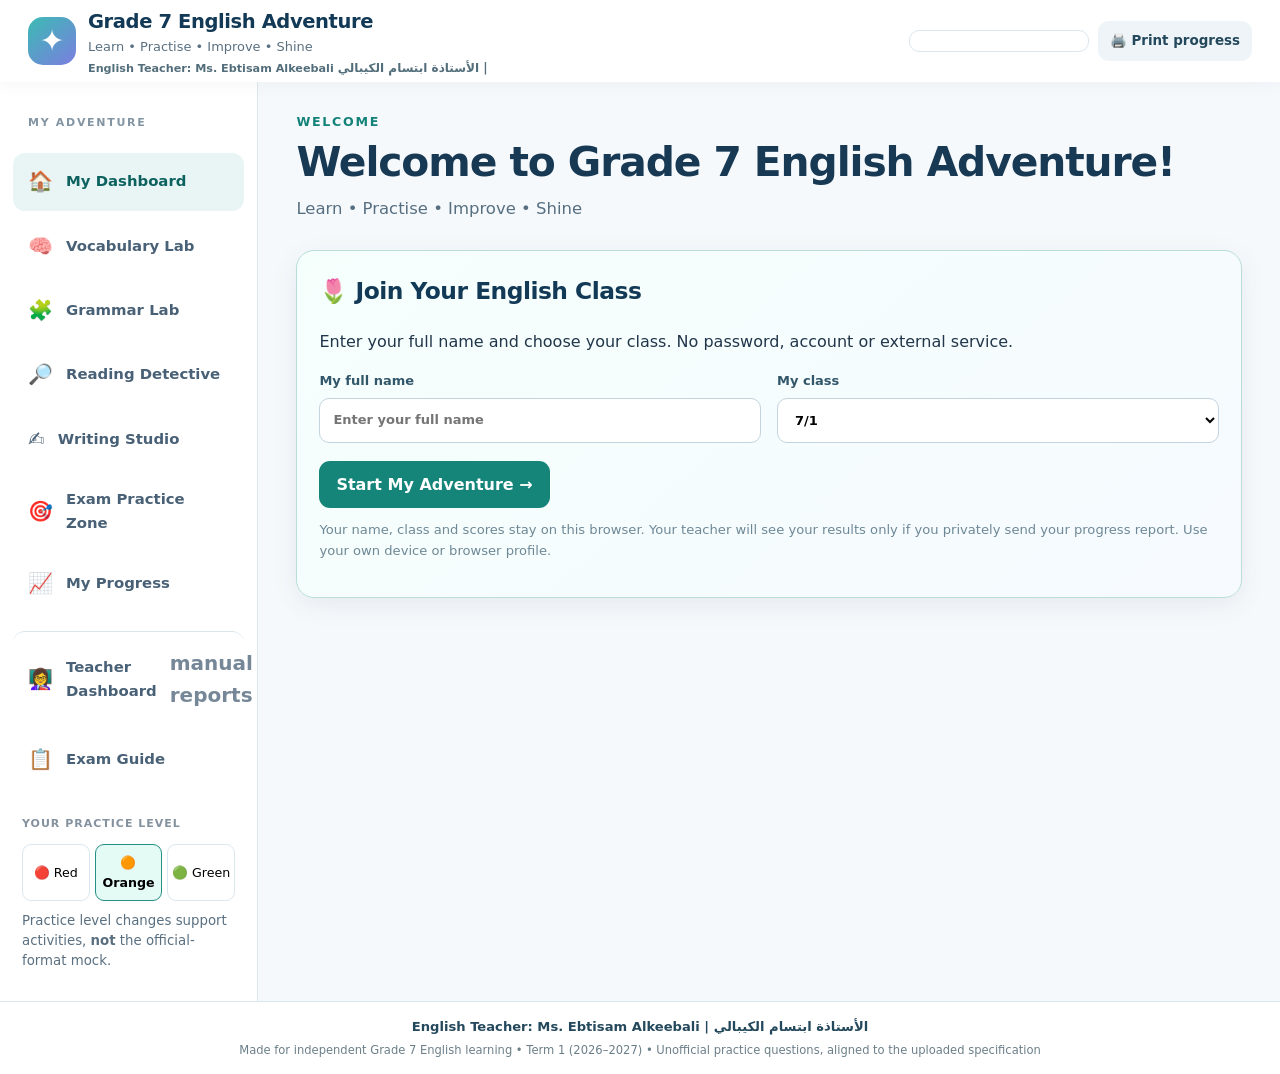
<file: index.html>
<!doctype html>
<html lang="en">
<head>
<meta charset="UTF-8" /><meta name="viewport" content="width=device-width, initial-scale=1"/>
<meta name="theme-color" content="#133b58"/>
<meta name="description" content="Grade 7 English Adventure: interactive vocabulary, grammar, reading, writing and exam practice aligned with the UAE 2026–27 Term 1 specification."/>
<title>Grade 7 English Adventure | Learn • Practise • Improve • Shine</title>
<link rel="stylesheet" href="style.css" />
<script src="data.js" defer></script><script src="app.js" defer></script>
</head>
<body>
<a class="skip-link" href="#main">Skip to main content</a>
<div id="app">
<header class="topbar"><button id="mobileMenu" class="icon-btn" aria-label="Open navigation" aria-expanded="false">☰</button><div class="brand" role="banner"><div class="brand-mark">✦</div><div><strong>Grade 7 English Adventure</strong><small>Learn • Practise • Improve • Shine</small><span class="brand-credit">English Teacher: Ms. Ebtisam Alkeebali <span lang="ar" dir="rtl">| الأستاذة ابتسام الكيبالي</span></span></div></div><div class="right-controls"><span class="name-input" id="studentName" aria-label="Student name"></span><button id="printBtn" class="secondary small">🖨️ Print progress</button></div></header>
<div class="layout"><nav id="sidebar" class="sidebar" aria-label="Main menu"><div class="nav-heading">MY ADVENTURE</div>
<button class="navlink active" data-page="home"><span>🏠</span> My Dashboard</button>
<button class="navlink" data-page="vocab"><span>🧠</span> Vocabulary Lab</button>
<button class="navlink" data-page="grammar"><span>🧩</span> Grammar Lab</button>
<button class="navlink" data-page="reading"><span>🔎</span> Reading Detective</button>
<button class="navlink" data-page="writing"><span>✍️</span> Writing Studio</button>
<button class="navlink" data-page="exam"><span>🎯</span> Exam Practice Zone</button>
<button class="navlink" data-page="progress"><span>📈</span> My Progress</button>
<button class="navlink teacher-nav" data-page="teacher"><span>👩‍🏫</span> Teacher Dashboard <span class="teacher-mini">manual reports</span></button>
<button class="navlink" data-page="about"><span>📋</span> Exam Guide</button>
<div class="sidebar-bottom"><p>YOUR PRACTICE LEVEL</p><div class="level-options" role="group" aria-label="Practice difficulty"><button data-level="red" class="level-btn">🔴 Red</button><button data-level="orange" class="level-btn selected">🟠 Orange</button><button data-level="green" class="level-btn">🟢 Green</button></div><small>Practice level changes support activities, <strong>not</strong> the official-format mock.</small></div>
</nav><main id="main" tabindex="-1"><div id="content" aria-live="polite"></div></main></div>
<footer><strong>English Teacher: Ms. Ebtisam Alkeebali | <span lang="ar" dir="rtl">الأستاذة ابتسام الكيبالي</span></strong><span class="footer-details">Made for independent Grade 7 English learning • Term 1 (2026–2027) • Unofficial practice questions, aligned to the uploaded specification</span></footer>
</div>
</body>
</html>
</file>
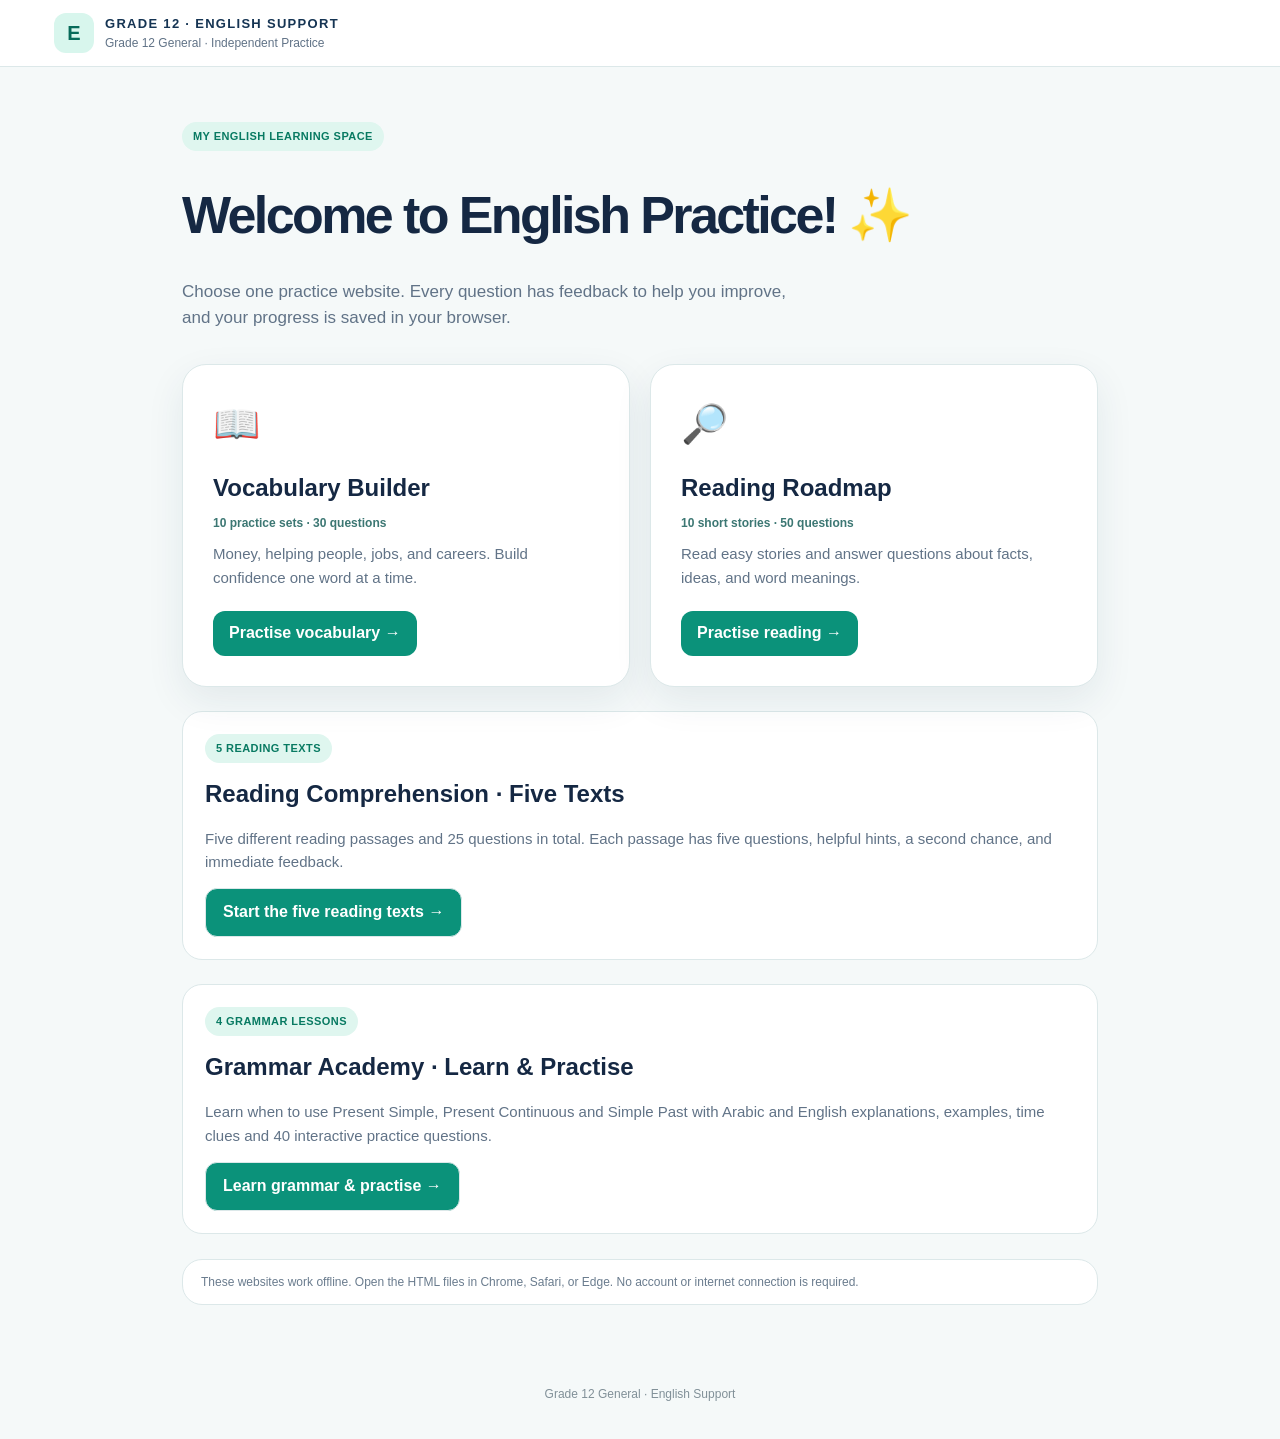
<file: grade12-english-practice/index.html>
<!DOCTYPE html><html lang="en"><head><meta charset="utf-8"><meta name="viewport" content="width=device-width,initial-scale=1"><meta name="theme-color" content="#153453"><title>Grade 12 English Practice</title><style>
:root{color-scheme:light;--ink:#152843;--muted:#617387;--mint:#11a892;--navy:#153453;--border:#dce8e9;--bg:#f5f9f9;--card:#fff;--coral:#db5b50;--green:#0b8667;--shadow:0 14px 38px rgba(25,62,80,.085)}
*{box-sizing:border-box}html{scroll-behavior:smooth}body{margin:0;background:var(--bg);color:var(--ink);font-family:ui-sans-serif,-apple-system,BlinkMacSystemFont,"Segoe UI",Arial,sans-serif;line-height:1.55}button,a{font:inherit}button{cursor:pointer}a{color:inherit}a:focus-visible,button:focus-visible{outline:3px solid #f0ab3c;outline-offset:3px}
.topbar{background:#fff;border-bottom:1px solid var(--border)}.topbar-inner{max-width:1220px;margin:auto;display:flex;align-items:center;justify-content:space-between;gap:16px;padding:13px 24px}.brand{display:flex;align-items:center;gap:11px}.logo{width:40px;height:40px;border-radius:12px;display:grid;place-items:center;background:#d8f6ed;color:#066a59;font-weight:900;font-size:20px}.brand strong{display:block;font-size:13px;letter-spacing:.1em;color:var(--navy)}.brand span{display:block;font-size:12px;color:var(--muted)}.mode-link{border:1px solid var(--border);text-decoration:none;border-radius:12px;padding:9px 13px;font-size:13px;font-weight:700;background:white}.mode-link:hover{border-color:var(--mint);color:#067865}
.hero{background:linear-gradient(114deg,#123452 0%,#146866 75%,#169d8e 100%);color:#fff}.hero-inner{max-width:1220px;margin:auto;padding:37px 24px 35px;display:flex;justify-content:space-between;align-items:center;gap:24px}.eyebrow{text-transform:uppercase;letter-spacing:.13em;font-size:11px;font-weight:900;color:#b5f5e9}.hero h1{font-size:clamp(31px,4vw,49px);line-height:1.12;letter-spacing:-.035em;margin:8px 0 9px}.hero p{margin:0;max-width:650px;color:#e4f7f4;font-size:15px}.hero-bubble{background:rgba(255,255,255,.14);padding:14px 20px;border-radius:16px;border:1px solid rgba(255,255,255,.25);min-width:168px;text-align:center}.hero-bubble strong{display:block;font-size:26px;line-height:1.2}.hero-bubble span{font-size:12px;color:#e2f9f4}
.container{max-width:1220px;margin:25px auto 60px;padding:0 24px;display:grid;grid-template-columns:302px minmax(0,1fr);gap:23px;align-items:start}
.sidebar,.stage,.bottom-note{background:white;border:1px solid var(--border);box-shadow:var(--shadow);border-radius:20px}.sidebar{padding:18px;position:sticky;top:14px}.sidebar h2{font-size:16px;margin:0}.sidebar p{color:var(--muted);font-size:12px;margin:4px 0 14px}.overall{border-radius:13px;background:#edf7f5;padding:12px}.overall-line{display:flex;justify-content:space-between;align-items:center;font-size:12px;font-weight:700;margin-bottom:8px}.track{height:9px;border-radius:99px;background:#d5e8e5;overflow:hidden}.fill{width:0%;height:100%;background:linear-gradient(90deg,#2fbda2,#0a8979);border-radius:99px;transition:width .3s}
.practice-menu{display:grid;gap:7px;margin-top:16px}.practice-item{display:flex;align-items:center;gap:10px;text-align:left;padding:11px 10px;border:1px solid transparent;background:#fff;border-radius:12px;width:100%;color:var(--ink)}.practice-item:hover{background:#f0f8f6}.practice-item.active{background:#e5f7f2;border-color:#9ddace}.practice-n{display:grid;place-items:center;flex:none;width:30px;height:30px;border:1px solid #d7e5e5;border-radius:10px;font-size:12px;font-weight:900;color:#366077;background:#f4f9f8}.practice-item.active .practice-n{background:#0b947e;color:#fff;border-color:#0b947e}.practice-item.done .practice-n{background:#d7f6e8;color:#08785c;border-color:#a6dec7}.practice-name{display:block;font-size:12px;font-weight:800;line-height:1.35}.practice-state{display:block;font-size:11px;color:var(--muted);line-height:1.3;margin-top:2px}.reset-btn{margin-top:18px;border:0;background:transparent;text-decoration:underline;color:#718092;font-size:12px;padding:6px 0}.reset-btn:hover{color:#c24b42}
.stage{padding:clamp(20px,3vw,34px);min-height:480px}.stage-top{display:flex;align-items:center;justify-content:space-between;gap:12px;flex-wrap:wrap}.pill{display:inline-flex;align-items:center;border-radius:100px;background:#dff6ef;padding:6px 11px;font-size:11px;color:#087a62;font-weight:900;letter-spacing:.04em}.stage-score{font-size:12px;color:var(--muted);font-weight:700}.stage h2{font-size:clamp(24px,3vw,31px);letter-spacing:-.03em;line-height:1.18;margin:17px 0 9px}.stage .desc{color:var(--muted);font-size:14px;margin:0 0 19px}.tip{display:flex;align-items:flex-start;gap:9px;background:#f0f7fb;padding:12px 14px;border-left:4px solid #7aafc2;border-radius:10px;font-size:13px;margin:18px 0}.tip strong{color:#255a75}.section-label{font-size:11px;font-weight:900;letter-spacing:.1em;color:#67808f;text-transform:uppercase;margin:0 0 8px}.question-meta{display:flex;align-items:center;justify-content:space-between;gap:12px;font-size:12px;color:var(--muted);font-weight:700;margin:20px 0 10px}.qtrack{height:7px;background:#e5eeee;border-radius:99px;overflow:hidden}.qtrack-inner{height:100%;width:0;background:#11a892;transition:width .3s}.question{margin-top:22px}.question h3{font-size:clamp(18px,2.4vw,22px);line-height:1.45;letter-spacing:-.015em;margin:0 0 18px}.options{display:grid;gap:10px}.answer{display:flex;align-items:center;text-align:left;gap:13px;padding:13px 15px;min-height:62px;background:#fff;border:2px solid #dce6e9;border-radius:13px;color:#213a4b;transition:.15s}.answer:hover:not(:disabled){border-color:#68bfaf;background:#f6fcfa}.answer:disabled{cursor:default}.answer .letter{display:grid;place-items:center;flex:none;width:31px;height:31px;background:#eff4f5;border-radius:9px;font-weight:900;color:#477081;font-size:12px}.answer .answer-text{font-size:15px;font-weight:650;overflow-wrap:anywhere}.answer.wrong{background:#fff5f4;border-color:#e7a29c}.answer.wrong .letter{background:#fae3e0;color:#ad4137}.answer.correct{background:#e9faf1;border-color:#7ac9a8}.answer.correct .letter{background:#16a079;color:#fff}.answer.locked:not(.correct):not(.wrong){opacity:.65}
.feedback{margin-top:16px;border-radius:12px;padding:14px 16px;border:1px solid #e6cc9d;background:#fff9ee;color:#785b27;display:none;font-size:14px}.feedback.visible{display:block}.feedback.good{border-color:#a9ddc0;background:#ecfaf1;color:#125f42}.feedback strong{display:block;margin-bottom:3px;font-size:15px}.feedback p{margin:0}.feedback .correction{margin-top:7px;font-weight:700}.actions{display:flex;align-items:center;gap:12px;justify-content:flex-end;margin-top:20px;flex-wrap:wrap}.button-primary{border:0;border-radius:12px;background:#0b927a;color:#fff;padding:13px 20px;font-weight:800;min-height:46px;box-shadow:0 4px 14px #07886f20}.button-primary:hover{background:#087962}.button-primary:disabled{opacity:.4;cursor:not-allowed}.button-ghost{border:1px solid #cbdcde;border-radius:12px;background:#fff;color:#264f63;padding:12px 18px;font-weight:750;min-height:45px}.button-ghost:hover{background:#f5f9f9}.hidden{display:none!important}
.story{background:#f6faf9;border:1px solid #dcebe8;border-radius:16px;padding:19px 21px;margin:18px 0}.story-header{display:flex;align-items:center;justify-content:space-between;gap:12px;flex-wrap:wrap}.story p{margin:10px 0 0;font-size:16px;line-height:1.9;color:#213849}.glossary{margin-top:15px;display:flex;flex-wrap:wrap;gap:8px}.glossary-item{background:#e9f2f3;padding:7px 10px;border-radius:10px;font-size:12px}.glossary-item strong{color:#076c67}.audio-btn{border:1px solid #b8dcd6;color:#0c7565;background:#fff;border-radius:10px;padding:7px 11px;font-size:12px;font-weight:800}.audio-btn:hover{background:#e7f7f2}.audio-btn[disabled]{opacity:.5;cursor:not-allowed}
.complete{display:grid;place-items:center;min-height:440px;text-align:center}.complete .icon-circle{width:75px;height:75px;display:grid;place-items:center;border-radius:25px;background:#dff8ea;color:#078763;font-size:36px}.complete h2{margin:16px 0 8px}.complete p{max-width:470px;color:var(--muted);margin:4px auto 17px}.result{display:flex;gap:12px;margin:10px auto 25px;justify-content:center;flex-wrap:wrap}.stat{border:1px solid var(--border);border-radius:14px;background:#fff;min-width:140px;padding:14px 20px}.stat strong{font-size:29px;display:block;line-height:1.2}.stat span{color:var(--muted);font-size:11px;font-weight:700}.bottom-note{margin-top:15px;padding:13px 18px;color:#6a7c8e;font-size:12px;box-shadow:none}.bottom-note strong{color:var(--navy)}.foot{max-width:1220px;margin:0 auto;padding:0 24px 35px;color:#819098;font-size:12px;text-align:center}
@media(max-width:920px){.container{grid-template-columns:1fr}.sidebar{position:static}.practice-menu{grid-template-columns:repeat(2,minmax(0,1fr))}.hero-bubble{display:none}}@media(max-width:560px){.container{margin:16px auto 40px;padding:0 12px;gap:15px}.hero-inner{padding:27px 17px}.topbar-inner{padding:12px}.brand strong{font-size:11px}.mode-link{font-size:11px;padding:8px}.sidebar{padding:13px}.practice-menu{grid-template-columns:1fr 1fr;gap:4px}.practice-item{padding:7px 5px;gap:6px}.practice-n{width:26px;height:26px;font-size:10px}.practice-name{font-size:11px}.practice-state{font-size:10px}.stage{padding:18px 15px;min-height:400px}.story{padding:14px}.story p{font-size:15px}.answer .answer-text{font-size:14px}.stat{min-width:120px}.actions{justify-content:stretch}.actions button{flex:1}}
@media(prefers-reduced-motion:reduce){*,*:before,*:after{animation-duration:.01ms!important;transition-duration:.01ms!important;scroll-behavior:auto!important}}

.landing{max-width:960px;margin:55px auto 80px;padding:0 22px}.landing h1{font-size:clamp(31px,5vw,52px);letter-spacing:-.05em;line-height:1.12}.landing>p{color:#617387;font-size:17px;max-width:620px}.landing-grid{display:grid;grid-template-columns:1fr 1fr;gap:20px;margin-top:32px}.landing-card{border:1px solid #dce8e9;background:#fff;border-radius:24px;padding:30px;box-shadow:0 14px 38px #193e5015;text-decoration:none}.landing-card:hover{border-color:#11a892;transform:translateY(-2px)}.landing-card h2{font-size:24px;margin:15px 0 8px}.landing-card p{font-size:15px;color:#617387;margin:0 0 22px}.landing-card .large{font-size:38px}.landing-card .go{display:inline-block;background:#0b927a;color:#fff;border-radius:12px;padding:10px 16px;font-weight:800}.landing-card .count{display:block;font-size:12px;font-weight:800;color:#3c7773;margin-bottom:10px}@media(max-width:600px){.landing-grid{grid-template-columns:1fr}.landing{margin:30px auto}}
</style></head><body><header class="topbar"><div class="topbar-inner"><div class="brand"><div class="logo">E</div><div><strong>GRADE 12 · ENGLISH SUPPORT</strong><span>Grade 12 General · Independent Practice</span></div></div></div></header><main class="landing"><span class="pill">MY ENGLISH LEARNING SPACE</span><h1>Welcome to English Practice! ✨</h1><p>Choose one practice website. Every question has feedback to help you improve, and your progress is saved in your browser.</p><div class="landing-grid"><a class="landing-card" href="vocabulary.html"><div class="large" aria-hidden="true">📖</div><h2>Vocabulary Builder</h2><span class="count">10 practice sets · 30 questions</span><p>Money, helping people, jobs, and careers. Build confidence one word at a time.</p><span class="go">Practise vocabulary →</span></a><a class="landing-card" href="reading.html"><div class="large" aria-hidden="true">🔎</div><h2>Reading Roadmap</h2><span class="count">10 short stories · 50 questions</span><p>Read easy stories and answer questions about facts, ideas, and word meanings.</p><span class="go">Practise reading →</span></a></div><section style="margin-top:24px;padding:22px;background:#fff;border:1px solid #dce8e9;border-radius:20px"><span class="pill">5 READING TEXTS</span><h2 style="margin:12px 0 8px;font-size:24px">Reading Comprehension · Five Texts</h2><p style="color:#617387;font-size:15px">Five different reading passages and 25 questions in total. Each passage has five questions, helpful hints, a second chance, and immediate feedback.</p><a class="landing-card" href="comprehension.html" style="display:inline-flex;align-items:center;border-radius:12px;padding:11px 17px;background:#0b927a;color:#fff;font-weight:800;box-shadow:none">Start the five reading texts →</a></section><section style="margin-top:24px;padding:22px;background:#fff;border:1px solid #dce8e9;border-radius:20px"><span class="pill">4 GRAMMAR LESSONS</span><h2 style="margin:12px 0 8px;font-size:24px">Grammar Academy · Learn &amp; Practise</h2><p style="color:#617387;font-size:15px">Learn when to use Present Simple, Present Continuous and Simple Past with Arabic and English explanations, examples, time clues and 40 interactive practice questions.</p><a class="landing-card" href="grammar.html" style="display:inline-flex;align-items:center;border-radius:12px;padding:11px 17px;background:#0b927a;color:#fff;font-weight:800;box-shadow:none">Learn grammar &amp; practise →</a></section><div class="bottom-note" style="margin-top:25px">These websites work offline. Open the HTML files in Chrome, Safari, or Edge. No account or internet connection is required.</div></main><footer class="foot">Grade 12 General · English Support</footer></body></html>
</file>
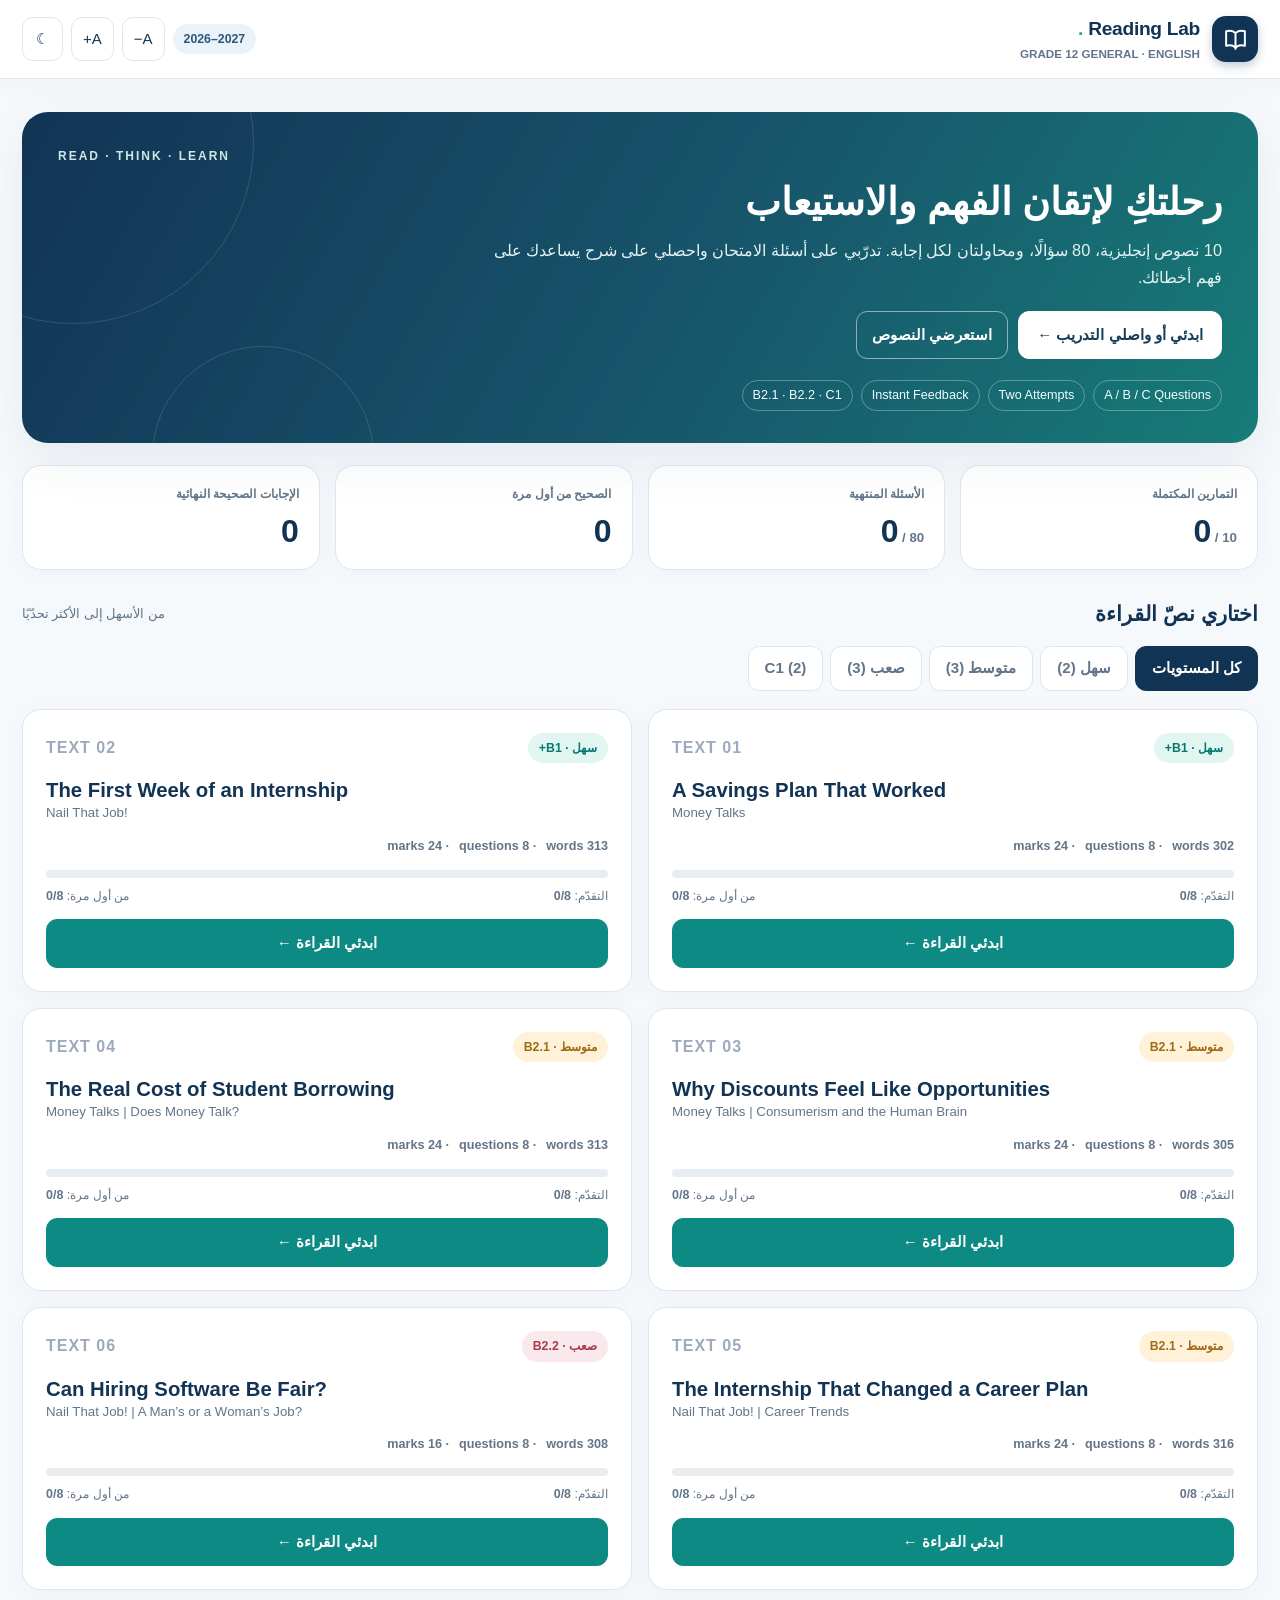
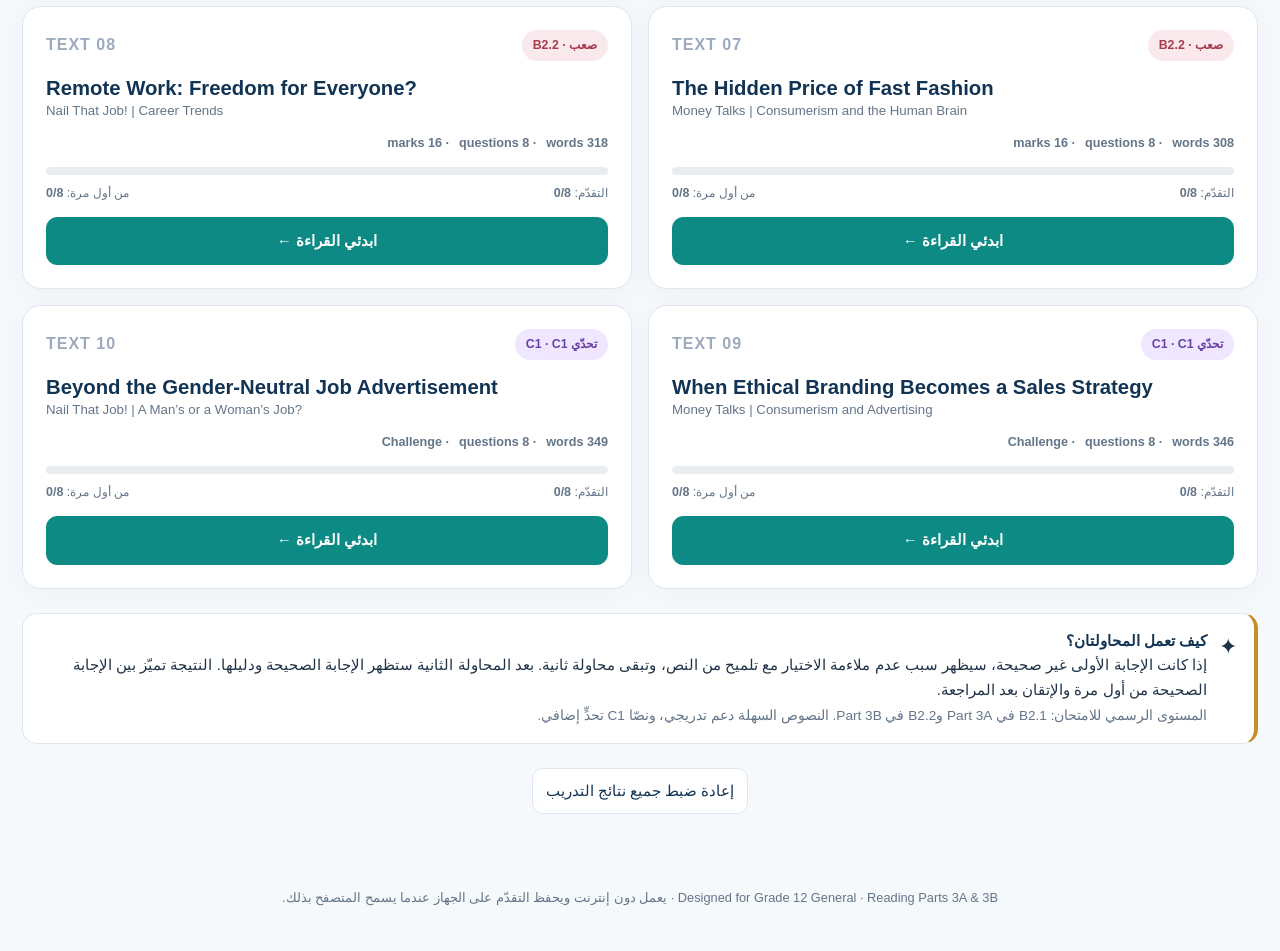
<file: grade12-reading-lab/index.html>
<!DOCTYPE html>
<html lang="ar" dir="rtl">
<head>
<meta charset="UTF-8">
<meta name="viewport" content="width=device-width, initial-scale=1, viewport-fit=cover">
<meta name="theme-color" content="#123454">
<meta name="description" content="Grade 12 General English interactive reading comprehension: ten passages, eighty questions, instant feedback and two attempts per question.">
<title>Reading Lab | Grade 12 General</title>
<style>
:root{--navy:#123454;--ink:#203349;--sub:#637589;--muted:#e9eef4;--light:#f6f9fc;--white:#ffffff;--teal:#0c8a83;--teal-light:#e5f7f3;--amber:#c78d29;--amber-light:#fff5df;--red:#b73f4e;--red-light:#fff0f1;--line:#dfe6ee;--purple:#7c58c6;--shadow:0 16px 50px rgba(30,59,86,.08);--radius:19px;--font-scale:1}
*{box-sizing:border-box}html{scroll-behavior:smooth}body{margin:0;background:var(--light);color:var(--ink);font-family:ui-sans-serif,-apple-system,BlinkMacSystemFont,"Segoe UI",Tahoma,Arial,sans-serif;font-size:calc(15px * var(--font-scale));line-height:1.65}button{font:inherit}button:focus-visible,a:focus-visible{outline:3px solid #e6b451;outline-offset:3px}a{color:var(--teal)}.wrap{width:min(1260px,calc(100% - 44px));margin:auto}.topbar{background:var(--white);border-bottom:1px solid var(--line);position:sticky;top:0;z-index:30;box-shadow:0 5px 25px rgba(25,46,70,.035)}.bar{display:flex;align-items:center;justify-content:space-between;gap:16px;min-height:78px}.brand{display:flex;align-items:center;gap:12px;text-decoration:none;color:var(--navy);cursor:pointer}.logo{height:46px;width:46px;display:grid;place-items:center;background:var(--navy);border-radius:14px;color:white;box-shadow:0 4px 10px rgba(18,52,84,.25)}.brand-text{display:flex;flex-direction:column;line-height:1.2}.brand-text strong{font-size:1.2rem;letter-spacing:-.3px}.brand-text small{font-size:.73rem;color:var(--sub);margin-top:6px;font-weight:700}.header-actions{display:flex;align-items:center;gap:8px}.ghost,.solid,.outline,.chip,.round,.mini-btn{border:1px solid var(--line);border-radius:11px;cursor:pointer;transition:transform .15s ease,background .15s ease,border .15s ease}.ghost:hover,.outline:hover,.chip:hover,.round:hover,.mini-btn:hover{border-color:var(--teal);background:#f0faf8}.ghost,.round{background:var(--white);color:var(--navy);padding:10px 13px}.solid{background:var(--teal);border-color:var(--teal);color:white;padding:11px 18px;font-weight:800}.solid:hover{background:#096e68;transform:translateY(-1px)}.outline{background:white;color:var(--navy);padding:10px 15px;font-weight:800}.round{min-width:41px;padding:9px 11px}.pill{display:inline-flex;align-items:center;gap:6px;border-radius:99px;padding:5px 11px;background:#eaf3f9;color:#2d587b;font-weight:800;font-size:.77rem;white-space:nowrap}.pill.green{color:#077970;background:#e1f6f1}.pill.gold{color:#9f6b14;background:#fff2d9}.pill.violet{color:#6942a3;background:#eee7ff}.pill.rose{color:#a73b4d;background:#f9e9ed}.dash{padding:33px 0 45px}.hero{background:linear-gradient(120deg,#123454 0%,#17556b 55%,#177c77 100%);border-radius:26px;padding:35px 36px 32px;position:relative;overflow:hidden;color:white;box-shadow:var(--shadow)}.hero:before,.hero:after{content:"";position:absolute;border-radius:50%;border:1px solid rgba(255,255,255,.13);pointer-events:none}.hero:before{width:360px;height:360px;top:-150px;left:-130px}.hero:after{width:220px;height:220px;bottom:-125px;left:130px}.hero .eyebrow{text-transform:uppercase;letter-spacing:2px;color:#cce8e5;font-weight:900;font-size:.75rem}.hero h1{font-size:clamp(1.85rem,3vw,3rem);line-height:1.2;margin:12px 0}.hero p{font-size:1.02rem;color:#e4f2f3;max-width:730px;margin:0 0 20px}.hero .hero-buttons{display:flex;gap:10px;flex-wrap:wrap}.hero .hero-buttons button{background:#fff;color:#153d56;border-color:white}.hero .hero-buttons .outline{background:transparent;color:white;border-color:rgba(255,255,255,.5)}.hero-tags{display:flex;gap:8px;flex-wrap:wrap;margin-top:21px}.hero-tags .tag{border:1px solid rgba(255,255,255,.3);padding:4px 10px;font-size:.79rem;border-radius:99px;color:#efffff}.summary{display:grid;grid-template-columns:repeat(4,minmax(0,1fr));gap:15px;margin:22px 0 27px}.stat{background:var(--white);border:1px solid var(--line);box-shadow:0 4px 20px rgba(33,57,78,.035);padding:18px 20px;border-radius:var(--radius)}.stat .small{font-size:.78rem;color:var(--sub);font-weight:800}.stat .num{direction:ltr;text-align:right;font-size:2rem;line-height:1.25;color:var(--navy);font-weight:900;margin-top:6px;font-variant-numeric:tabular-nums}.section-heading{display:flex;align-items:center;justify-content:space-between;flex-wrap:wrap;gap:12px;margin-bottom:15px}.section-heading h2{margin:0;color:var(--navy);font-size:1.3rem}.section-heading small{color:var(--sub)}.filters{display:flex;align-items:center;gap:7px;flex-wrap:wrap;margin-bottom:18px}.chip{padding:9px 16px;background:white;color:var(--sub);font-weight:800}.chip.active{color:white;background:var(--navy);border-color:var(--navy)}.passage-grid{display:grid;grid-template-columns:repeat(2,minmax(0,1fr));gap:16px}.passage-card{background:white;border:1px solid var(--line);border-radius:var(--radius);padding:23px;display:flex;flex-direction:column;gap:13px;box-shadow:0 5px 25px rgba(31,57,83,.04);min-width:0;transition:border-color .2s,transform .2s}.passage-card:hover{border-color:#a7d5ce;transform:translateY(-2px)}.card-top{display:flex;align-items:center;justify-content:space-between;gap:8px}.number{font-weight:900;color:#9daabd;font-size:1rem;letter-spacing:1px}.passage-card h3{font-size:1.27rem;line-height:1.38;margin:0;color:var(--navy)}.card-theme{color:var(--sub);font-size:.83rem;margin:0;line-height:1.4}.card-details{display:flex;gap:10px;flex-wrap:wrap;color:var(--sub);font-size:.79rem;font-weight:700}.card-bottom{margin-top:auto}.meter{height:8px;background:#e8edf2;border-radius:99px;overflow:hidden}.meter > span{display:block;height:100%;border-radius:99px;background:linear-gradient(90deg,#0d8c84,#3cc5ad);transition:width .3s}.meta-row{display:flex;justify-content:space-between;gap:12px;align-items:center;font-size:.78rem;color:var(--sub);margin:8px 0 13px}.btn-wide{width:100%}.guide{display:flex;gap:12px;align-items:flex-start;background:#fff;border:1px solid var(--line);border-right:4px solid var(--amber);border-radius:15px;padding:15px 17px;margin:24px 0;color:var(--ink)}.guide b{color:var(--navy)}.guide small{color:var(--sub);font-size:.85rem}.foot{padding:28px 0 43px;text-align:center;color:var(--sub);font-size:.8rem}.foot a{font-weight:800;text-decoration:none}.practice-top{padding:21px 0 14px;display:flex;flex-wrap:wrap;align-items:center;justify-content:space-between;gap:12px}.back{background:none;border:0;color:var(--navy);font-weight:900;cursor:pointer;display:inline-flex;align-items:center;gap:7px;padding:8px 0}.practice-tools{display:flex;flex-wrap:wrap;gap:8px;align-items:center}.practice-head{background:white;border:1px solid var(--line);border-radius:var(--radius);padding:20px 24px;margin-bottom:17px;box-shadow:0 5px 22px rgba(28,54,82,.03)}.practice-head .head-line{display:flex;flex-wrap:wrap;justify-content:space-between;align-items:center;gap:15px}.practice-head h1{margin:7px 0 6px;font-size:1.6rem;line-height:1.28;color:var(--navy)}.practice-head .theme{color:var(--sub);font-size:.86rem;margin:0}.practice-info{display:flex;align-items:center;gap:8px;flex-wrap:wrap}.study-layout{display:grid;grid-template-columns:minmax(0,1fr) minmax(0,1fr);gap:17px;align-items:start;direction:ltr}.pane{background:white;border:1px solid var(--line);border-radius:var(--radius);box-shadow:var(--shadow);min-width:0;overflow:hidden;direction:ltr}.pane-head{padding:17px 20px;border-bottom:1px solid var(--line);display:flex;align-items:center;justify-content:space-between;gap:12px;background:#fbfdff;direction:ltr}.pane-head h2{font-size:1rem;margin:0;color:var(--navy);font-weight:900}.pane-head small{color:var(--sub);font-size:.78rem}.reader,.questions-pane{overflow:auto;max-height:calc(100vh - 235px);min-height:470px;scrollbar-gutter:stable}.reader .story{padding:24px 26px 28px;font-size:calc(1.015rem * var(--font-scale));line-height:1.95;color:#263a4a;direction:ltr;text-align:left}.story p{margin:0 0 1.23rem}.story p:last-child{margin-bottom:0}.story p:first-child:first-letter{font-weight:900;color:var(--teal);font-size:1.7em;float:left;line-height:1;margin-right:5px}.question-list{padding:17px;display:flex;flex-direction:column;gap:15px}.question{border:1px solid var(--line);padding:17px;border-radius:15px;background:#fff;direction:ltr;text-align:left}.question.answered{background:#fbfefd;border-color:#c9e4dc}.question.failed{background:#fffafb;border-color:#efd0d5}.q-head{display:flex;justify-content:space-between;gap:8px;align-items:center;margin-bottom:10px}.q-no{color:var(--teal);font-weight:900;font-size:.8rem;letter-spacing:.4px}.q-type{font-size:.69rem;background:#eef3f8;color:#62768a;border-radius:30px;padding:3px 8px;font-weight:800}.question h3{font-size:.985rem;line-height:1.55;color:var(--navy);margin:0 0 13px;font-weight:800}.options{display:flex;flex-direction:column;gap:8px}.choice{display:flex;align-items:center;gap:10px;min-height:48px;text-align:left;padding:10px 12px;background:#fff;border:1.5px solid #dde6ee;border-radius:10px;color:var(--ink);cursor:pointer;width:100%;font-size:.86rem;line-height:1.5;transition:border-color .15s, background .15s}.choice:hover:not(:disabled){border-color:var(--teal);background:#f6fcfb}.choice:disabled{cursor:default}.choice.selected-wrong{border-color:var(--red);background:var(--red-light);color:#8d2937}.choice.selected-right{border-color:var(--teal);background:var(--teal-light);color:#056f67}.choice.reveal-right{border-color:var(--teal);background:#eafaf5}.choice .letter{display:inline-grid;place-items:center;border-radius:8px;min-width:25px;height:25px;background:#f0f4f8;color:#587087;font-weight:900;font-size:.77rem;flex-shrink:0}.choice.selected-right .letter,.choice.reveal-right .letter{background:#c2f0e3;color:#065d54}.choice.selected-wrong .letter{background:#f6cbd1;color:#8d283c}.response{margin-top:12px;padding:12px 13px;border-radius:11px;font-size:.84rem;line-height:1.65}.response.warn{background:#fff7e8;border:1px solid #f2d9a8;color:#65470e}.response.success{background:#e9f8f2;border:1px solid #b5e7d7;color:#176a57}.response.error{background:#fff0f1;border:1px solid #f3c5cc;color:#8d2636}.response .arabic{direction:rtl;text-align:right;font-weight:800}.response .detail{direction:ltr;text-align:left;margin-top:5px}.response strong{font-weight:900}.attempts{font-size:.73rem;color:var(--sub);text-align:right;direction:rtl;margin-top:9px}.completion{background:#e6f8f2;border:1px solid #b6e4d5;padding:15px 20px;margin-bottom:15px;border-radius:15px;display:flex;align-items:center;justify-content:space-between;gap:12px;flex-wrap:wrap}.completion h3{margin:0;color:#087367;font-size:1rem}.completion p{margin:3px 0 0;font-size:.83rem;color:#3d7770}.completion .solid{font-size:.82rem}.legend{background:white;border:1px solid var(--line);border-radius:13px;padding:12px 16px;margin:15px 0;font-size:.82rem;color:var(--sub)}.legend b{color:var(--ink)}.print-title{display:none}body.dark{--ink:#e7eef4;--sub:#a7b8c7;--muted:#223b50;--light:#101f2e;--white:#172b3b;--navy:#e2f1fa;--line:#344b5c;--teal:#51cbb7;--teal-light:#123d3c;--red-light:#4a2530;--amber-light:#3d301c;--shadow:0 10px 30px rgba(0,0,0,.12)}body.dark .topbar,body.dark .pane-head,body.dark .question,body.dark .choice,body.dark .outline,body.dark .ghost,body.dark .chip,body.dark .round,body.dark .stat,body.dark .guide,body.dark .legend{background:var(--white)}body.dark .brand{color:var(--ink)}body.dark .logo{background:#265872}body.dark .hero{background:linear-gradient(110deg,#11465c,#136a6a)}body.dark .story{color:#e4edf3}body.dark .answered{background:#183b36}body.dark .failed{background:#3a2731}body.dark .choice .letter{background:#314b5d;color:#e6f0f5}body.dark .pill{background:#2b4560;color:#d5eafd}body.dark .pill.green{background:#1d4a45;color:#80efcf}body.dark .pill.gold{background:#584325;color:#ffdb86}body.dark .pill.violet{background:#42365a;color:#e0d0ff}body.dark .pill.rose{background:#532d38;color:#ffb4c0}body.dark .chip.active{background:#266e76;color:white}body.dark .solid{background:#157c73;color:white}body.dark .response.warn{background:#42331f;color:#ffe3ac;border-color:#725632}body.dark .response.success{background:#1a493b;color:#b8efd7;border-color:#397b61}body.dark .response.error{background:#4c2932;color:#ffbdc7;border-color:#7b4350}body.dark .choice.selected-right,body.dark .choice.reveal-right{background:#15443a}body.dark .choice.selected-wrong{background:#4c2934}body.dark .completion{background:#173d36;border-color:#347b6c}body.dark .completion h3{color:#94eacb}body.dark .completion p{color:#b4ddcf}body.dark .hero .hero-buttons .outline{background:transparent;color:#fff}body.dark .hero .hero-buttons .solid{color:#153d56;background:white}body.dark .card-theme{color:var(--sub)}@media(max-width:1030px){.study-layout{grid-template-columns:1fr}.reader,.questions-pane{max-height:none;min-height:0;overflow:visible}.reader .story{padding:24px}.pane{overflow:visible}.questions-pane{overflow:visible}.summary{grid-template-columns:repeat(2,minmax(0,1fr))}}@media(max-width:680px){.wrap{width:min(100% - 24px,1260px)}.bar{min-height:67px}.logo{height:40px;width:40px}.brand-text strong{font-size:1rem}.brand-text small{font-size:.68rem}.header-actions .hide-small{display:none}.hero{padding:25px 20px;border-radius:20px}.hero h1{font-size:1.9rem}.hero p{font-size:.88rem}.dash{padding-top:17px}.summary{gap:9px;margin:12px 0 20px}.stat{padding:12px 14px}.stat .num{font-size:1.6rem}.passage-grid{grid-template-columns:1fr;gap:11px}.passage-card{padding:18px}.practice-top{padding:12px 0}.practice-head{padding:17px}.practice-head h1{font-size:1.35rem}.pane-head{padding:14px 16px}.reader .story{padding:19px;line-height:1.83}.question-list{padding:12px}.question{padding:14px}.card-details{gap:8px}.guide{margin:17px 0}.hide-xs{display:none}}@media print{body{background:#fff;color:#111}.topbar,.practice-top,.header-actions,.guide,.foot,.filters,.hero-buttons,.question .options,.response,.attempts,.completion,.legend{display:none!important}.wrap{width:100%;margin:0}.print-title{display:block}.study-layout{display:block}.pane{border:0;box-shadow:none}.reader,.questions-pane{max-height:none;min-height:0;overflow:visible}.reader .story{font-size:11pt;line-height:1.6}.question{page-break-inside:avoid;border:0;border-bottom:1px solid #aaa}.question h3{font-size:11pt}.pane-head{border:0;padding:6px 0}.practice-head{box-shadow:none}}
</style>
</head>
<body>
<header class="topbar"><div class="wrap bar">
  <a class="brand" href="#" id="logoLink" aria-label="العودة للصفحة الرئيسية">
    <span class="logo" aria-hidden="true"><svg width="25" height="25" viewBox="0 0 24 24" fill="none" stroke="currentColor" stroke-width="1.9" stroke-linecap="round" stroke-linejoin="round"><path d="M12 7v14M3 18V4c4-1 7-.5 9 2 2-2.5 5-3 9-2v14c-4-1-7-.5-9 2-2-2.5-5-3-9-2Z"/></svg></span>
    <span class="brand-text"><strong>Reading Lab <span style="color:#20a998">.</span></strong><small>GRADE 12 GENERAL · ENGLISH</small></span>
  </a>
  <div class="header-actions"><span class="pill hide-small" dir="ltr">2026–2027</span><button type="button" class="round" id="fontDown" title="تصغير الخط" aria-label="تصغير الخط">A−</button><button type="button" class="round" id="fontUp" title="تكبير الخط" aria-label="تكبير الخط">A+</button><button type="button" class="round" id="themeToggle" title="تبديل الوضع الليلي" aria-label="تبديل الوضع الليلي">☾</button></div>
</div></header>
<main id="app" class="wrap"></main>
<footer class="foot wrap">Designed for Grade 12 General · Reading Parts 3A &amp; 3B · <span lang="ar">يعمل دون إنترنت ويحفظ التقدّم على الجهاز عندما يسمح المتصفح بذلك.</span></footer>
<script>
'use strict';
const PASSAGES=[{"id":1,"level":"easy","cefr":"B1+","part":"3A","theme":"Money Talks","title":"A Savings Plan That Worked","body":"When Lina began her final year of school, she wanted to buy a laptop for university. The laptop cost more than she could afford, and she did not want to ask her family to pay for everything. Her older sister suggested a simple idea: save a small amount of money every week rather than wait for one large payment.\n\nLina first wrote down her income and expenses. She received a small monthly allowance and earned extra money by helping younger children with reading. She discovered that buying snacks after school used more of her money than she expected. Instead of stopping all her spending, she chose two days a week when she would bring food from home. She put the money she saved into a separate account. She wrote her goal on a small card and checked her progress every Friday. Her friends sometimes invited her to expensive cafés, but Lina explained that she was saving for something important. They soon began looking for cheaper activities together.\n\nAfter two months, Lina had saved enough to pay for almost half the laptop. However, an unexpected problem appeared. Her bicycle needed repairs. She was disappointed because she had planned to use all her savings for the computer. Her teacher explained that saving also means preparing for emergencies. Lina decided to keep a small emergency fund and continue saving for the laptop more slowly.\n\nAt the end of the school year, Lina bought the laptop using her own savings and a small contribution from her parents. She felt proud, but her biggest achievement was not the computer itself. She had learned to make a realistic plan, distinguish between needs and wants, and adjust her goals when circumstances changed. She now encourages her classmates to begin with small, regular savings, even if their income is limited.","questions":[{"skill":"Specific information","question":"Why did Lina want to save money?","options":["To repair her bicycle","To buy a laptop for university","To pay for reading lessons"],"answer":1,"hint":"Look at Lina’s goal in the first paragraph.","explanation":"The first paragraph states that Lina wanted a laptop for university.","wrong":["Re-read the evidence in the text before choosing.","This choice does not match the passage.","This option is not supported by the passage."]},{"skill":"Specific information","question":"How did Lina earn extra money?","options":["By teaching university courses","By selling second-hand laptops","By helping younger children with reading"],"answer":2,"hint":"Find the sentence about her income.","explanation":"Lina earned extra money by helping younger children with reading.","wrong":["Re-read the evidence in the text before choosing.","This choice does not match the passage.","This option is not supported by the passage."]},{"skill":"Detail","question":"Which expense surprised Lina?","options":["School snacks","Bicycle insurance","University fees"],"answer":0,"hint":"Check the list of expenses in paragraph two.","explanation":"She discovered that snacks after school cost more than expected.","wrong":["Re-read the evidence in the text before choosing.","This choice does not match the passage.","This option is not supported by the passage."]},{"skill":"Detail","question":"What did Lina do to reduce her spending?","options":["She stopped buying anything","She brought food from home twice a week","She asked her sister for a bigger allowance"],"answer":1,"hint":"Find her practical change in paragraph two.","explanation":"She chose two days a week to bring food from home, rather than cutting out all spending.","wrong":["Re-read the evidence in the text before choosing.","This choice does not match the passage.","This option is not supported by the passage."]},{"skill":"Detail","question":"Why did Lina change her savings plan?","options":["Her laptop became cheaper","She lost her part-time work","Her bicycle needed repairs"],"answer":2,"hint":"Read what happened after two months.","explanation":"An unexpected bicycle repair made Lina keep an emergency fund and save more slowly.","wrong":["Re-read the evidence in the text before choosing.","This choice does not match the passage.","This option is not supported by the passage."]},{"skill":"Main point","question":"What is the main lesson of Lina’s experience?","options":["Saving requires planning and flexibility","All borrowing is dangerous","Only people with high incomes can save"],"answer":0,"hint":"Think about what Lina learned, not only what she bought.","explanation":"The text highlights planning, separating needs from wants, and adapting to unexpected expenses.","wrong":["Re-read the evidence in the text before choosing.","This choice does not match the passage.","This option is not supported by the passage."]},{"skill":"Inference","question":"What can we infer about Lina’s attitude at the end?","options":["She thinks small savings are pointless","She values the habits she developed","She regrets buying the laptop"],"answer":1,"hint":"Look at what she considers her biggest achievement.","explanation":"She says the biggest achievement was not the laptop but learning to manage money.","wrong":["Re-read the evidence in the text before choosing.","This choice does not match the passage.","This option is not supported by the passage."]},{"skill":"Overall meaning","question":"Which title best expresses the message of the text?","options":["The Most Expensive Computer","Why Students Should Never Spend","Small Steps Towards Financial Independence"],"answer":2,"hint":"Choose a title that covers the whole story.","explanation":"The passage shows how steady, practical saving can build financial independence.","wrong":["Re-read the evidence in the text before choosing.","This choice does not match the passage.","This option is not supported by the passage."]}],"wordCount":302},{"id":2,"level":"easy","cefr":"B1+","part":"3A","theme":"Nail That Job!","title":"The First Week of an Internship","body":"Omar was nervous on the first morning of his internship at a local design company. He had never worked in an office, and he worried that he would make mistakes. His supervisor, Ms. Huda, welcomed him and explained that an internship is a chance to learn, not a test of everything a student already knows.\n\nDuring the first week, Omar helped organise digital files, prepare a short presentation and take notes during meetings. Some tasks were easy, while others required new skills. When he did not understand an instruction, he used to stay silent. One afternoon, he saved a document in the wrong folder, which made his team spend extra time searching for it. He felt embarrassed, but Ms. Huda told him that asking a clear question early is better than correcting a problem later.\n\nFrom that day, Omar carried a notebook. Before starting a task, he checked the deadline and repeated the main instructions to make sure he understood. He also watched how experienced workers communicated with each other. He noticed that they disagreed politely, shared responsibilities and thanked people for their help. These habits made the workplace more comfortable and productive. Omar also learned that feedback was not a personal criticism. When a colleague suggested changes to his slides, he listened, asked for an example and improved the presentation. The result was clearer for everyone.\n\nAt the end of the internship, Omar expected his supervisor to focus on his technical ability. Instead, she praised his willingness to improve, punctuality and communication. She explained that employers often look for adaptability as well as experience. Omar realised that career preparation begins long before a person gets a full-time job. When he returned to school, he encouraged his friends to volunteer, join projects and practise explaining their ideas clearly. He was still learning, but he no longer believed that beginners had to be perfect.","questions":[{"skill":"Specific information","question":"Where did Omar complete his internship?","options":["At a design company","At a hospital","At a university"],"answer":0,"hint":"Find the workplace in the opening sentence.","explanation":"Omar began an internship at a local design company.","wrong":["Re-read the evidence in the text before choosing.","This choice does not match the passage.","This option is not supported by the passage."]},{"skill":"Specific information","question":"Who guided Omar during the internship?","options":["His classmate","His supervisor, Ms. Huda","A visiting customer"],"answer":1,"hint":"Look for the person who welcomed him.","explanation":"His supervisor was Ms. Huda.","wrong":["Re-read the evidence in the text before choosing.","This choice does not match the passage.","This option is not supported by the passage."]},{"skill":"Detail","question":"What mistake did Omar make?","options":["He arrived late every day","He forgot to attend a meeting","He saved a file in the wrong folder"],"answer":2,"hint":"Read the incident in paragraph two.","explanation":"The text explains that he saved a document in the wrong folder.","wrong":["Re-read the evidence in the text before choosing.","This choice does not match the passage.","This option is not supported by the passage."]},{"skill":"Detail","question":"How did Omar check that he understood a task?","options":["By repeating the main instructions","By waiting until the deadline","By asking another intern to do it"],"answer":0,"hint":"Read his new routine after the mistake.","explanation":"He checked deadlines and repeated instructions before working.","wrong":["Re-read the evidence in the text before choosing.","This choice does not match the passage.","This option is not supported by the passage."]},{"skill":"Detail","question":"What behaviour did Omar notice among experienced workers?","options":["They avoided sharing tasks","They disagreed politely and thanked colleagues","They never asked questions"],"answer":1,"hint":"Find the examples of communication in paragraph three.","explanation":"Experienced workers disagreed politely, shared responsibilities and expressed thanks.","wrong":["Re-read the evidence in the text before choosing.","This choice does not match the passage.","This option is not supported by the passage."]},{"skill":"Main point","question":"What is the text mainly about?","options":["Why internships should be unpaid","How to become a professional designer","How an internship develops useful work habits"],"answer":2,"hint":"Think about how Omar changes from beginning to end.","explanation":"The focus is on learning, communication, adaptability and growth during an internship.","wrong":["Re-read the evidence in the text before choosing.","This choice does not match the passage.","This option is not supported by the passage."]},{"skill":"Inference","question":"What does Ms. Huda probably value in new employees?","options":["The ability to learn from mistakes","Knowing every skill before starting","Working alone without feedback"],"answer":0,"hint":"Consider what she praises at the end.","explanation":"She praises willingness to improve, punctuality and communication, not perfection.","wrong":["Re-read the evidence in the text before choosing.","This choice does not match the passage.","This option is not supported by the passage."]},{"skill":"Overall meaning","question":"Which statement best matches the author’s message?","options":["Technical skills are the only path to success","Good work habits can be learned through practice","Students should avoid internships until university"],"answer":1,"hint":"Choose the statement supported by Omar’s full experience.","explanation":"Omar gains skills by practising and accepting feedback throughout his internship.","wrong":["Re-read the evidence in the text before choosing.","This choice does not match the passage.","This option is not supported by the passage."]}],"wordCount":313},{"id":3,"level":"medium","cefr":"B2.1","part":"3A","theme":"Money Talks | Consumerism and the Human Brain","title":"Why Discounts Feel Like Opportunities","body":"A bright sign in a shop announces that a jacket is half price for one day only. A customer who did not plan to buy clothes suddenly feels that leaving without the jacket would mean losing something valuable. This reaction shows that buying decisions are not always based on practical needs. Our brains also respond to urgency, emotions and the way information is presented.\n\nOne common marketing technique is to display an original price next to a lower sale price. The first number becomes a reference point, making the second appear especially attractive. Yet a discount does not automatically represent good value. If a customer never needed the jacket, spending less than the original price still means spending money unnecessarily. Retailers may also use countdown clocks or messages such as \"Only three left\" to create a sense of scarcity. These messages can encourage rapid decisions before people compare alternatives.\n\nSocial influence adds another layer. When an advertisement shows a popular influencer wearing a product, viewers may associate it with belonging or success. This does not mean that every advertisement is dishonest. Marketing can help people discover useful products and compare features. The problem arises when emotional excitement replaces consideration of cost, quality and personal priorities.\n\nConsumer researchers often suggest a simple pause before non-essential purchases. Shoppers can ask whether they would want the item without the sale sign, whether it fits their budget and whether they already own something similar. Some people find that waiting a day reduces the feeling of urgency. Others maintain a list of intended purchases and compare offers only for items on that list. These strategies do not remove emotion from shopping; they create enough distance for thoughtful decisions. Understanding the techniques behind a promotion is therefore an important part of financial literacy, especially for young consumers facing constant online advertising.","questions":[{"skill":"Specific information","question":"What does the original price provide in a discount advertisement?","options":["A guarantee of quality","A reference point for judging the sale price","Proof that the item is necessary"],"answer":1,"hint":"Read how the two prices work together.","explanation":"The original price acts as a reference point, making the discount seem more attractive.","wrong":["Re-read the evidence in the text before choosing.","This choice does not match the passage.","This option is not supported by the passage."]},{"skill":"Specific information","question":"What is the purpose of a message such as \"Only three left\"?","options":["To create urgency","To explain product materials","To offer customer support"],"answer":0,"hint":"Look at the explanation of scarcity.","explanation":"The passage says scarcity messages encourage quick decisions.","wrong":["Re-read the evidence in the text before choosing.","This choice does not match the passage.","This option is not supported by the passage."]},{"skill":"Detail","question":"Why might a discounted jacket still be a poor purchase?","options":["The shop must be dishonest","Discounted clothes are always low quality","The buyer may not need it"],"answer":2,"hint":"Separate lower price from personal need.","explanation":"A lower price does not make an unnecessary purchase useful.","wrong":["Re-read the evidence in the text before choosing.","This choice does not match the passage.","This option is not supported by the passage."]},{"skill":"Detail","question":"What can an influencer create in viewers?","options":["An automatic refund","An association with belonging or success","A precise comparison of product quality"],"answer":1,"hint":"Find what the text says about social influence.","explanation":"Viewers may associate the advertised product with belonging or success.","wrong":["Re-read the evidence in the text before choosing.","This choice does not match the passage.","This option is not supported by the passage."]},{"skill":"Detail","question":"Which strategy does the author recommend?","options":["Waiting before buying a non-essential item","Buying every item with a large discount","Choosing products only because influencers recommend them"],"answer":0,"hint":"Look for the advice in the final paragraph.","explanation":"The text recommends pausing or waiting a day before non-essential purchases.","wrong":["Re-read the evidence in the text before choosing.","This choice does not match the passage.","This option is not supported by the passage."]},{"skill":"Main point","question":"What is the central point of the passage?","options":["Advertising has no benefits for customers","All shopping choices are fully logical","Recognising marketing techniques helps consumers choose wisely"],"answer":2,"hint":"Choose the idea that links each paragraph.","explanation":"The writer explains emotional marketing effects and strategies for more thoughtful buying.","wrong":["Re-read the evidence in the text before choosing.","This choice does not match the passage.","This option is not supported by the passage."]},{"skill":"Inference","question":"A shopper who waits a day after seeing a countdown offer is probably trying to...","options":["Make the item more expensive","Reduce pressure from the feeling of urgency","Help the shop sell its remaining stock"],"answer":1,"hint":"Connect the suggested pause to the purpose of countdown clocks.","explanation":"Waiting creates distance from urgency and supports careful decisions.","wrong":["Re-read the evidence in the text before choosing.","This choice does not match the passage.","This option is not supported by the passage."]},{"skill":"Overall meaning","question":"Which statement best describes the author’s view of advertising?","options":["It can be informative but should be evaluated critically","It always tricks consumers","It has no effect on buying behaviour"],"answer":0,"hint":"Notice the contrast between benefits and risks.","explanation":"The author recognises that advertising can inform people while warning about emotional pressure.","wrong":["Re-read the evidence in the text before choosing.","This choice does not match the passage.","This option is not supported by the passage."]}],"wordCount":305},{"id":4,"level":"medium","cefr":"B2.1","part":"3A","theme":"Money Talks | Does Money Talk?","title":"The Real Cost of Student Borrowing","body":"When Mariam received an offer to study engineering, she was excited about the opportunity but worried about the fees. Her family could contribute some money, yet the remaining amount was significant. A student loan seemed to offer an immediate solution. Before making a decision, Mariam attended a financial advice session at her school.\n\nThe adviser explained that loans are not simply extra income. Borrowed money must be repaid, often with interest, and the total cost depends on the repayment period. A longer period may reduce the amount due each month, but it can increase the overall amount paid. Mariam learned to compare different offers rather than choosing the one with the smallest monthly payment. She also examined how repayments might affect her future budget when she began working. To make the numbers easier to understand, she prepared a simple table showing possible monthly payments and the remaining money for rent, transport and food.\n\nThe adviser encouraged students to consider other sources of support. Scholarships could reduce tuition costs without creating debt, although they were competitive and required careful applications. Part-time work was another possibility, but it could limit the hours available for studying. Mariam decided to apply for two scholarships and to put aside some of the money she earned from weekend tutoring. She also chose a less expensive transport option rather than buying a car.\n\nEventually, Mariam obtained a partial scholarship and borrowed a smaller amount than she had first expected. She understood that accepting a loan was neither automatically irresponsible nor automatically wise. Its value depended on the purpose, the terms and her ability to repay it. More importantly, she realised that financial decisions often involve trade-offs: a solution that helps in the present can create responsibilities in the future. Her careful preparation did not remove uncertainty, but it allowed her to approach university with a clearer plan and greater confidence.","questions":[{"skill":"Specific information","question":"Why was Mariam considering a student loan?","options":["To cover remaining university fees","To pay for a holiday","To open a design company"],"answer":0,"hint":"Read the first paragraph about her university offer.","explanation":"Her family could pay part of the fees, but she needed support for the remainder.","wrong":["Re-read the evidence in the text before choosing.","This choice does not match the passage.","This option is not supported by the passage."]},{"skill":"Specific information","question":"What may happen with a longer repayment period?","options":["The loan always becomes free","The overall amount paid can increase","The interest automatically disappears"],"answer":1,"hint":"Find the contrast between monthly and total payments.","explanation":"Longer repayment can lower monthly payments while increasing the total paid.","wrong":["Re-read the evidence in the text before choosing.","This choice does not match the passage.","This option is not supported by the passage."]},{"skill":"Detail","question":"What did the adviser encourage students to compare?","options":["Only the smallest monthly payment","Only the name of the lender","The terms and total costs of different offers"],"answer":2,"hint":"Think beyond a single monthly figure.","explanation":"The adviser wanted students to compare offers, interest and repayment consequences.","wrong":["Re-read the evidence in the text before choosing.","This choice does not match the passage.","This option is not supported by the passage."]},{"skill":"Detail","question":"What is one disadvantage of part-time work for students?","options":["It can reduce study time","It prevents scholarship applications","It increases tuition fees"],"answer":0,"hint":"Find the trade-off connected to part-time work.","explanation":"The text says part-time work could limit time available for studying.","wrong":["Re-read the evidence in the text before choosing.","This choice does not match the passage.","This option is not supported by the passage."]},{"skill":"Detail","question":"Which steps helped Mariam borrow less?","options":["Buying a car before university","Gaining a partial scholarship and saving tutoring income","Rejecting every source of financial advice"],"answer":1,"hint":"Look at the actions in paragraphs three and four.","explanation":"Her partial scholarship and personal savings reduced the amount she needed to borrow.","wrong":["Re-read the evidence in the text before choosing.","This choice does not match the passage.","This option is not supported by the passage."]},{"skill":"Main point","question":"What does the passage mainly encourage?","options":["Avoiding university when it is expensive","Choosing the longest loan available","Considering costs, alternatives and future responsibilities before borrowing"],"answer":2,"hint":"Identify the author’s main advice.","explanation":"The story stresses informed borrowing and evaluating trade-offs.","wrong":["Re-read the evidence in the text before choosing.","This choice does not match the passage.","This option is not supported by the passage."]},{"skill":"Inference","question":"Why did Mariam examine her future working budget?","options":["To judge whether repayments would be manageable","To choose her favourite engineering course","To calculate her current exam marks"],"answer":0,"hint":"Connect future income with repayment obligations.","explanation":"She considered how loan repayments would fit into a future budget.","wrong":["Re-read the evidence in the text before choosing.","This choice does not match the passage.","This option is not supported by the passage."]},{"skill":"Overall meaning","question":"Which idea best summarises the text?","options":["A scholarship guarantees financial success","A careful decision can balance present opportunities with future costs","Borrowed money should be treated as a gift"],"answer":1,"hint":"Look at the final reflection on trade-offs.","explanation":"Mariam weighs present educational benefits against later financial responsibilities.","wrong":["Re-read the evidence in the text before choosing.","This choice does not match the passage.","This option is not supported by the passage."]}],"wordCount":313},{"id":5,"level":"medium","cefr":"B2.1","part":"3A","theme":"Nail That Job! | Career Trends","title":"The Internship That Changed a Career Plan","body":"When Noor joined a summer internship at a renewable-energy company, she expected to spend most of her time observing engineers. She had always imagined a career that involved solving technical problems alone. Instead, her team asked her to help create a presentation explaining energy-saving ideas to local schools. At first, she wondered whether the task was relevant to engineering.\n\nOver the next few weeks, Noor interviewed staff, checked facts and worked with a designer to turn complex information into clear messages. She discovered that strong communication helped people understand why new technology mattered. When a team member became ill, she also had to adjust the project schedule. The change was stressful, but it taught her that adaptability was not simply a word in job advertisements; it was a skill needed in everyday work.\n\nHer supervisor explained that the workforce was changing. Some routine tasks were being completed by software, while new roles required people to combine technical knowledge with creativity and teamwork. The company also collaborated remotely with specialists in other countries. For employees, this created opportunities to learn from global colleagues, although it sometimes made scheduling meetings difficult. Workers had to keep upgrading their skills rather than relying only on what they learned at university. The supervisor suggested short online courses, professional workshops and regular feedback as practical ways for employees to continue growing.\n\nAt the end of the internship, Noor presented her team's project to a group of teachers. Their questions showed her how useful practical explanations could be. She still wanted to study engineering, but her understanding of the profession had become broader. Instead of looking only for jobs with attractive titles, she began researching the tasks, working conditions and skills required. Noor came to see career planning as an ongoing process. A flexible plan, she realised, was more valuable than a fixed picture of what a particular occupation should look like.","questions":[{"skill":"Specific information","question":"What company offered Noor an internship?","options":["A fashion retailer","A renewable-energy company","A publishing house"],"answer":1,"hint":"Locate the workplace in paragraph one.","explanation":"Noor interned at a renewable-energy company.","wrong":["Re-read the evidence in the text before choosing.","This choice does not match the passage.","This option is not supported by the passage."]},{"skill":"Specific information","question":"Who was the final presentation designed for?","options":["Local schools and teachers","International investors only","Online shoppers"],"answer":0,"hint":"Look at the project purpose and final audience.","explanation":"The presentation explained energy-saving ideas to local schools and later teachers.","wrong":["Re-read the evidence in the text before choosing.","This choice does not match the passage.","This option is not supported by the passage."]},{"skill":"Detail","question":"What unexpected task did Noor receive?","options":["Repairing a power station","Managing the company’s salaries","Explaining energy-saving ideas in a presentation"],"answer":2,"hint":"Read what the team requested in the first paragraph.","explanation":"Noor was asked to help create an educational presentation.","wrong":["Re-read the evidence in the text before choosing.","This choice does not match the passage.","This option is not supported by the passage."]},{"skill":"Detail","question":"What taught Noor adaptability?","options":["Having to adjust a project schedule","Receiving a fixed job offer","Working without any colleagues"],"answer":0,"hint":"Find the problem caused by a team member’s absence.","explanation":"When a colleague became ill, Noor adapted the schedule.","wrong":["Re-read the evidence in the text before choosing.","This choice does not match the passage.","This option is not supported by the passage."]},{"skill":"Detail","question":"What was a drawback of remote international collaboration?","options":["No opportunities to learn","Difficulty scheduling meetings","A ban on technology"],"answer":1,"hint":"Find the contrast after global opportunities.","explanation":"Working across countries sometimes made meeting schedules difficult.","wrong":["Re-read the evidence in the text before choosing.","This choice does not match the passage.","This option is not supported by the passage."]},{"skill":"Main point","question":"What is the passage mainly about?","options":["Why all graduates should become designers","How software has replaced all engineers","Why career success requires varied and developing skills"],"answer":2,"hint":"Consider what Noor learns beyond technical knowledge.","explanation":"The text emphasises communication, teamwork, adaptability and ongoing learning.","wrong":["Re-read the evidence in the text before choosing.","This choice does not match the passage.","This option is not supported by the passage."]},{"skill":"Inference","question":"Why did Noor begin researching tasks rather than job titles?","options":["She realised job titles do not reveal the full nature of work","She no longer wanted to work","She thought all occupations were identical"],"answer":0,"hint":"Connect her internship experience to her final choice.","explanation":"Her experience showed that a profession includes tasks and skills she had not expected.","wrong":["Re-read the evidence in the text before choosing.","This choice does not match the passage.","This option is not supported by the passage."]},{"skill":"Overall meaning","question":"Which statement best reflects Noor’s conclusion?","options":["A career plan should never change","Flexibility helps people respond to changing work demands","Technical knowledge has no value"],"answer":1,"hint":"Read the final two sentences.","explanation":"Noor decides that a flexible career plan is more useful than a rigid idea of a job.","wrong":["Re-read the evidence in the text before choosing.","This choice does not match the passage.","This option is not supported by the passage."]}],"wordCount":316},{"id":6,"level":"hard","cefr":"B2.2","part":"3B","theme":"Nail That Job! | A Man’s or a Woman’s Job?","title":"Can Hiring Software Be Fair?","body":"A growing number of companies use computer systems to sort job applications before a human recruiter reads them. Supporters argue that such tools save time and help employers assess thousands of applicants consistently. However, consistency is not necessarily the same as fairness. If a system learns patterns from past hiring decisions, it may reproduce disadvantages that already exist in the workplace.\n\nImagine a company that historically employed mostly men in technical leadership roles. If its screening software is trained to identify applicants similar to previous successful employees, the system could undervalue candidates whose experience follows a different path. A parent who took a career break, for example, might have excellent skills but a less conventional employment record. The software does not need an instruction to discriminate; a biased pattern in the data can be enough.\n\nSome employers respond by removing names and photographs from applications. This may reduce certain forms of bias, but it cannot solve every problem. Other information, including career gaps or particular qualifications, can still affect the result. Experts therefore recommend checking whether the system treats different groups fairly and giving rejected applicants a meaningful way to challenge decisions. Human oversight is important, although human judgement can also contain bias. A reviewer should be able to explain why an applicant was accepted or rejected and check whether the same standards were applied to comparable candidates.\n\nThe debate raises a broader question about responsibility. A business cannot claim that an unfair decision is acceptable simply because a computer produced it. Equally, rejecting technology altogether would ignore its potential to improve recruitment when it is carefully designed and monitored. The real challenge is to establish transparent criteria, test outcomes and remain willing to correct mistakes. Fair hiring is not achieved by choosing between people and machines; it depends on how both are held accountable for their decisions.","questions":[{"skill":"Detail","question":"Why do some employers use screening software?","options":["To remove every human recruiter permanently","To process many applications efficiently","To guarantee no applicant will be rejected"],"answer":1,"hint":"Review the supporters’ argument in the opening paragraph.","explanation":"Supporters say the tools save time when assessing large numbers of applications.","wrong":["Re-read the evidence in the text before choosing.","This choice does not match the passage.","This option is not supported by the passage."]},{"skill":"Detail","question":"What could disadvantage a qualified applicant in the example?","options":["A non-traditional employment history","A high level of technical skill","A recommendation from a teacher"],"answer":0,"hint":"Find the example of a candidate with a career break.","explanation":"The text explains that a parent with a career break may be undervalued.","wrong":["Re-read the evidence in the text before choosing.","This choice does not match the passage.","This option is not supported by the passage."]},{"skill":"Detail","question":"What do experts recommend besides checking fairness?","options":["Keeping all screening criteria secret","Using only photographs in applications","Allowing rejected candidates to challenge decisions"],"answer":2,"hint":"Read the recommended safeguards in paragraph three.","explanation":"Experts recommend oversight and a meaningful way for applicants to challenge decisions.","wrong":["Re-read the evidence in the text before choosing.","This choice does not match the passage.","This option is not supported by the passage."]},{"skill":"Tone","question":"How would you describe the writer’s attitude towards hiring software?","options":["Unconditionally enthusiastic","Cautiously balanced and critical","Completely dismissive of all technology"],"answer":1,"hint":"Notice both potential benefits and the safeguards required.","explanation":"The author recognises efficiency but stresses fairness, transparency and responsibility.","wrong":["Re-read the evidence in the text before choosing.","This choice does not match the passage.","This option is not supported by the passage."]},{"skill":"Inference","question":"Why might removing names not eliminate bias?","options":["Other information can still reveal unequal career patterns","It automatically removes applicants’ skills","Software cannot read documents without names"],"answer":0,"hint":"Look for examples of information that remains.","explanation":"Career gaps and qualifications can still influence software even when names are removed.","wrong":["Re-read the evidence in the text before choosing.","This choice does not match the passage.","This option is not supported by the passage."]},{"skill":"Inference","question":"What might happen if a company trains software on historically biased hiring records?","options":["The system will identify and fix every inequality","The data will become irrelevant to hiring","The system may repeat existing unfair patterns"],"answer":2,"hint":"Connect past decisions to the model’s new choices.","explanation":"The passage warns that training on past decisions can reproduce earlier disadvantages.","wrong":["Re-read the evidence in the text before choosing.","This choice does not match the passage.","This option is not supported by the passage."]},{"skill":"Connections","question":"Which principle links human oversight and algorithm testing?","options":["Efficiency is more important than justice","Both people and technology must be accountable","Only humans should make recruitment decisions"],"answer":1,"hint":"Consider the final paragraph’s wider question.","explanation":"The author argues that fairness requires accountable decisions from both people and software.","wrong":["Re-read the evidence in the text before choosing.","This choice does not match the passage.","This option is not supported by the passage."]},{"skill":"Overall meaning","question":"What is the central message of the passage?","options":["Fair recruitment depends on how systems are designed and monitored","Digital recruitment is always unfair","Gender is the only factor influencing employment"],"answer":0,"hint":"Choose a conclusion that accounts for opportunities and risks.","explanation":"The passage argues for transparent criteria, monitoring and correction, not total rejection or blind trust.","wrong":["Re-read the evidence in the text before choosing.","This choice does not match the passage.","This option is not supported by the passage."]}],"wordCount":308},{"id":7,"level":"hard","cefr":"B2.2","part":"3B","theme":"Money Talks | Consumerism and the Human Brain","title":"The Hidden Price of Fast Fashion","body":"Online retailers can now introduce clothing collections at remarkable speed. New designs appear on screens almost daily, and low prices make purchasing an extra shirt seem harmless. For many young consumers, shopping is also a social activity: friends share recommendations, influencers display new outfits, and limited-time offers create excitement. Yet the price shown at checkout tells only part of the story.\n\nProducing inexpensive clothing often involves complex international supply chains. Materials must be grown or manufactured, fabrics coloured, garments assembled, and products transported between countries. These processes use water, energy and labour. Although responsible practices vary between companies, environmental organisations warn that rapidly replacing clothing can increase waste and pressure on resources. A low selling price does not necessarily reflect these wider costs. The effects may be spread across different communities, making them difficult for an individual shopper to see. As a result, the apparent bargain can hide consequences far beyond the shop.\n\nConsumers face a difficult balance. Choosing the cheapest item may be necessary for someone with a limited income, and expensive clothes are not automatically produced ethically. Telling people simply to \"buy better\" can overlook the role of company policies, wages and national regulations. On the other hand, individual decisions still matter. Repairing damaged clothes, sharing items and buying only what is likely to be worn can reduce unnecessary demand.\n\nSome brands promote recycling programmes, but the benefits depend on what happens to the collected clothes. If garments are shipped elsewhere without useful reuse, the programme may improve a brand's image more than its environmental impact. Asking questions about durability and production practices can therefore be more revealing than trusting a single green label. The aim is not to make shoppers feel guilty for every purchase. It is to understand that convenience has consequences and that lasting change requires both informed consumers and responsible businesses.","questions":[{"skill":"Detail","question":"What makes new clothing purchases feel attractive online?","options":["The absence of social influence","Frequent new collections and limited-time offers","The complete transparency of all supply chains"],"answer":1,"hint":"Identify the shopping influences in the introduction.","explanation":"Daily designs, social recommendations and time-limited offers can create excitement.","wrong":["Re-read the evidence in the text before choosing.","This choice does not match the passage.","This option is not supported by the passage."]},{"skill":"Detail","question":"Which resources does clothing production use?","options":["Only recycled paper","No energy when sold online","Water, energy and labour"],"answer":2,"hint":"Find the listed costs of supply chains.","explanation":"The second paragraph explicitly names water, energy and labour.","wrong":["Re-read the evidence in the text before choosing.","This choice does not match the passage.","This option is not supported by the passage."]},{"skill":"Detail","question":"When may a clothing recycling programme be less effective?","options":["When collected items are not usefully reused","When shoppers repair clothing at home","When products are designed to last longer"],"answer":0,"hint":"Read the condition introduced in the final paragraph.","explanation":"A collection scheme may do little if clothes are shipped away without useful reuse.","wrong":["Re-read the evidence in the text before choosing.","This choice does not match the passage.","This option is not supported by the passage."]},{"skill":"Tone","question":"What is the tone of the writer?","options":["Accusatory towards low-income shoppers","Thoughtful and cautiously critical","Celebratory about constant consumption"],"answer":1,"hint":"Notice the acknowledgement of affordability and shared responsibility.","explanation":"The author examines harm without blaming every shopper and argues for systemic as well as individual action.","wrong":["Re-read the evidence in the text before choosing.","This choice does not match the passage.","This option is not supported by the passage."]},{"skill":"Inference","question":"Why does the author mention that expensive clothes are not always ethical?","options":["To show price alone is not a reliable guide to responsibility","To prove cheap clothes always last longer","To suggest environmental effects are imaginary"],"answer":0,"hint":"Link the sentence to the discussion of difficult choices.","explanation":"The writer cautions against assuming that a high price guarantees ethical production.","wrong":["Re-read the evidence in the text before choosing.","This choice does not match the passage.","This option is not supported by the passage."]},{"skill":"Inference","question":"What can be inferred about a brand that advertises recycling without tracking results?","options":["It has necessarily eliminated all waste","Its products must be made locally","Its environmental claim may be more promotional than practical"],"answer":2,"hint":"Consider the difference between image and impact.","explanation":"The text says a programme without useful reuse may improve brand image more than impact.","wrong":["Re-read the evidence in the text before choosing.","This choice does not match the passage.","This option is not supported by the passage."]},{"skill":"Connections","question":"How are consumer choices and business policies connected?","options":["They have no influence on each other","Both influence the environmental effects of clothing","Consumers alone control production conditions"],"answer":1,"hint":"Combine the final sentences with the discussion of wages and regulation.","explanation":"The author says lasting change requires informed consumers and responsible businesses.","wrong":["Re-read the evidence in the text before choosing.","This choice does not match the passage.","This option is not supported by the passage."]},{"skill":"Overall meaning","question":"What is the best summary of the passage?","options":["The true costs of fashion involve more than the checkout price","Every inexpensive item should be banned","Recycling programmes always solve fashion waste"],"answer":0,"hint":"Find the theme linking purchasing, production and reuse.","explanation":"The passage explores hidden environmental and social costs, plus shared responsibility for them.","wrong":["Re-read the evidence in the text before choosing.","This choice does not match the passage.","This option is not supported by the passage."]}],"wordCount":308},{"id":8,"level":"hard","cefr":"B2.2","part":"3B","theme":"Nail That Job! | Career Trends","title":"Remote Work: Freedom for Everyone?","body":"Telecommuting has changed how many organisations think about the workplace. For an employee who lives far from a city, working remotely may remove a long daily journey and make it easier to manage family responsibilities. Companies can sometimes recruit people from a wider range of locations. These advantages have encouraged some commentators to describe remote work as a universal solution to modern employment problems.\n\nThe reality is more complicated. Many occupations, including nursing, construction and hospitality, require people to be physically present. Even in jobs that can be completed online, employees may not have equal access to quiet rooms, reliable internet connections or suitable equipment. A flexible policy can therefore benefit workers differently. A new graduate sharing a small apartment may experience a very different working day from an experienced employee with a dedicated home office.\n\nManagers also face new challenges. Without informal conversations in an office, inexperienced staff might miss chances to learn from colleagues. Some employers attempt to measure productivity by monitoring time spent online, but this can confuse visible activity with meaningful results. Teams often respond more effectively by agreeing on clear goals, regular communication and opportunities for mentoring. Occasional in-person meetings can also strengthen relationships when travel is possible. However, these gatherings need to be planned with care so that employees who cannot travel easily are not excluded from important conversations or decisions.\n\nNone of these difficulties means that companies should return automatically to rigid schedules. Instead, remote work may be most effective when organisations recognise different needs and allow several reasonable arrangements. Employees should be judged on their contributions rather than on whether they sit at the same desk every day. The deeper lesson is that flexibility is not simply a location. It is the ability to design working conditions that support both performance and fairness. Achieving that goal requires more than handing workers a laptop and telling them to work from home.","questions":[{"skill":"Detail","question":"How can remote work help someone living far from a city?","options":["It can eliminate a long daily commute","It guarantees a higher salary","It removes all family responsibilities"],"answer":0,"hint":"Look at the first example of a remote-work benefit.","explanation":"The writer says telecommuting can remove a lengthy daily journey.","wrong":["Re-read the evidence in the text before choosing.","This choice does not match the passage.","This option is not supported by the passage."]},{"skill":"Detail","question":"Which jobs are mentioned as requiring physical presence?","options":["Only software development roles","Nursing, construction and hospitality","Only jobs in financial services"],"answer":1,"hint":"Read the concrete examples in paragraph two.","explanation":"The passage specifically lists nursing, construction and hospitality.","wrong":["Re-read the evidence in the text before choosing.","This choice does not match the passage.","This option is not supported by the passage."]},{"skill":"Detail","question":"What is one weakness of tracking employees’ online time?","options":["It always improves mentoring","It creates more reliable internet","It may measure visible activity rather than useful results"],"answer":2,"hint":"Look for the writer’s criticism of online monitoring.","explanation":"Monitoring time online can confuse apparent activity with meaningful productivity.","wrong":["Re-read the evidence in the text before choosing.","This choice does not match the passage.","This option is not supported by the passage."]},{"skill":"Tone","question":"How does the writer view remote work?","options":["As a perfect solution for all workers","As useful but requiring thoughtful design","As a temporary mistake with no benefits"],"answer":1,"hint":"Look for contrasting benefits and limitations.","explanation":"The author supports flexibility while examining unequal resources and management challenges.","wrong":["Re-read the evidence in the text before choosing.","This choice does not match the passage.","This option is not supported by the passage."]},{"skill":"Inference","question":"Why might a new graduate benefit from some in-person work?","options":["It could provide informal learning and mentoring","It would make all digital tools unnecessary","It would guarantee promotion"],"answer":0,"hint":"Connect office conversations with inexperienced employees.","explanation":"The text suggests less experienced staff can miss informal learning when isolated.","wrong":["Re-read the evidence in the text before choosing.","This choice does not match the passage.","This option is not supported by the passage."]},{"skill":"Inference","question":"Why are different remote-work arrangements recommended?","options":["Every employee has the same home conditions","Employers must avoid evaluating results","Workers have different roles and resources"],"answer":2,"hint":"Consider the inequalities described in paragraph two.","explanation":"Jobs and home environments differ, so a single arrangement is not fair for everyone.","wrong":["Re-read the evidence in the text before choosing.","This choice does not match the passage.","This option is not supported by the passage."]},{"skill":"Connections","question":"Which link does the author establish between flexibility and fairness?","options":["More flexibility always means less accountability","Flexible policies should recognise unequal needs and judge contributions","Fairness requires identical schedules for all workers"],"answer":1,"hint":"Read the final paragraph’s definition of flexibility.","explanation":"The writer links fairness to tailored arrangements and evaluation based on actual contributions.","wrong":["Re-read the evidence in the text before choosing.","This choice does not match the passage.","This option is not supported by the passage."]},{"skill":"Overall meaning","question":"Which statement best captures the passage?","options":["Successful remote work depends on inclusive policies, not location alone","Every worker should permanently stay home","Online monitoring is the only way to ensure success"],"answer":0,"hint":"Consider the author’s final lesson.","explanation":"The main argument is that remote work works best when conditions, goals and fairness are considered together.","wrong":["Re-read the evidence in the text before choosing.","This choice does not match the passage.","This option is not supported by the passage."]}],"wordCount":318},{"id":9,"level":"challenge","cefr":"C1","part":"C1","theme":"Money Talks | Consumerism and Advertising","title":"When Ethical Branding Becomes a Sales Strategy","body":"A growing number of businesses promote products as sustainable, responsible or socially conscious. Such claims appeal to consumers who want their spending to reflect their values. In principle, this shift can reward companies that improve working conditions or reduce environmental harm. In practice, however, it has also created an uncomfortable question: when does an ethical promise communicate real progress, and when does it function mainly as a marketing device?\n\nConsider a clothing company that advertises a small collection made from recycled material. The initiative may represent genuine improvement, but it tells customers little about the rest of the business. If the company continues producing enormous quantities of short-lived clothing, its overall environmental impact might remain high. A striking advertisement can direct attention towards one positive feature while leaving less flattering information outside the frame. Researchers often describe this selective presentation as greenwashing when it produces a misleading impression of environmental responsibility.\n\nThe problem is not always a straightforward lie. Statements such as \"better for the planet\" may be too vague to evaluate. A percentage reduction in packaging, for instance, sounds impressive until customers discover that packaging accounts for only a small share of the product's total impact. Meaningful comparisons require clear measurements, a defined starting point and, where possible, independent verification. Without these, shoppers may struggle to distinguish improvement from clever language.\n\nThere is also a paradox in asking consumers to purchase more items as proof of environmental concern. Buying a newly advertised reusable product may have little benefit if the customer already owns something that works. Responsible consumption sometimes means repairing, borrowing or simply not buying. Yet consumers cannot investigate every supply chain, and it would be unreasonable to place the full burden of verification on individuals. Regulators, journalists and businesses themselves must make reliable information more accessible.\n\nThe most credible ethical brands are therefore not necessarily those with the loudest promises. They are the ones willing to report limitations, publish comparable evidence and accept scrutiny. Ethical marketing becomes valuable when it increases understanding rather than merely transforming concern into another reason to shop.","questions":[{"skill":"Detail","question":"What can a recycled clothing collection fail to reveal?","options":["The precise age of each shopper","The environmental impact of the company’s wider production","Whether recycled materials have any uses"],"answer":1,"hint":"Examine the contrast between one collection and the entire business.","explanation":"The example says a small recycled line may conceal continuing large-scale production impacts.","wrong":["Re-read the evidence in the text before choosing.","This choice does not match the passage.","This option is not supported by the passage."]},{"skill":"Detail","question":"Which feature strengthens an environmental comparison?","options":["A vague adjective without evidence","A celebrity endorsement alone","Measurements, a baseline and independent verification"],"answer":2,"hint":"Look at the criteria in paragraph three.","explanation":"The writer calls for clear measurements, a defined starting point and ideally independent checking.","wrong":["Re-read the evidence in the text before choosing.","This choice does not match the passage.","This option is not supported by the passage."]},{"skill":"Detail","question":"What alternative to buying is explicitly suggested?","options":["Repairing or borrowing existing products","Buying every labelled sustainable item","Ignoring all product information"],"answer":0,"hint":"Read the discussion of responsible consumption.","explanation":"The text states that responsible consumption can mean repairing, borrowing or not buying.","wrong":["Re-read the evidence in the text before choosing.","This choice does not match the passage.","This option is not supported by the passage."]},{"skill":"Tone","question":"How would you best describe the author’s stance?","options":["Critically discerning rather than hostile to all ethical marketing","Unquestioningly supportive of sustainability labels","Indifferent to consumer trust"],"answer":0,"hint":"Notice where the writer acknowledges potential improvements.","explanation":"The author accepts that ethical marketing can reward progress, but demands evidence and scrutiny.","wrong":["Re-read the evidence in the text before choosing.","This choice does not match the passage.","This option is not supported by the passage."]},{"skill":"Inference","question":"Why might a percentage reduction in packaging be misleading?","options":["Any reduction must increase pollution","The improvement may concern a minor part of total impact","Consumers never understand percentages"],"answer":1,"hint":"Distinguish a local improvement from an overall result.","explanation":"A packaging reduction may be small relative to the total environmental footprint.","wrong":["Re-read the evidence in the text before choosing.","This choice does not match the passage.","This option is not supported by the passage."]},{"skill":"Inference","question":"Why does the writer object to placing all verification duties on consumers?","options":["Consumers should never question advertising","Governments are the only groups who can buy sustainably","Individuals cannot realistically investigate every supply chain"],"answer":2,"hint":"Look at the paragraph on shared responsibility.","explanation":"The text states that verifying every supply chain is an unreasonable task for individuals alone.","wrong":["Re-read the evidence in the text before choosing.","This choice does not match the passage.","This option is not supported by the passage."]},{"skill":"Connections","question":"Which tension does the author identify between marketing and responsible consumption?","options":["Advertising may encourage new purchases when restraint would be better","Marketing always reduces production","Buying more is the only way to show environmental concern"],"answer":0,"hint":"Connect the discussion of shopping to environmental concern.","explanation":"The text highlights the paradox of encouraging more buying in the name of reducing harm.","wrong":["Re-read the evidence in the text before choosing.","This choice does not match the passage.","This option is not supported by the passage."]},{"skill":"Overall meaning","question":"What is the author’s main criterion for credible ethical branding?","options":["Attractive packaging and memorable slogans","Transparent, comparable and verifiable evidence","The largest possible number of product launches"],"answer":1,"hint":"Read the conclusion for the central standard.","explanation":"Credibility comes from reporting limitations and publishing evidence open to scrutiny.","wrong":["Re-read the evidence in the text before choosing.","This choice does not match the passage.","This option is not supported by the passage."]}],"wordCount":346},{"id":10,"level":"challenge","cefr":"C1","part":"C1","theme":"Nail That Job! | A Man’s or a Woman’s Job?","title":"Beyond the Gender-Neutral Job Advertisement","body":"Imagine two employers advertising the same engineering vacancy. Both use gender-neutral language, promise equal opportunities and evaluate applicants against clearly stated criteria. On the surface, they appear equally committed to fairness. Yet one organisation consistently promotes women into senior roles, while the other retains very few women beyond entry level. The contrast suggests that fair recruitment cannot be assessed solely by examining the words in a job advertisement.\n\nOne explanation lies in how opportunities are distributed after hiring. Employees may gain valuable experience through challenging projects, professional networks and informal guidance from senior colleagues. If these opportunities are allocated through personal connections rather than transparent processes, certain groups may repeatedly be overlooked. A worker can meet every formal requirement for promotion and still lack access to the experiences that decision-makers later reward. The obstacle is not necessarily an openly discriminatory rule; it may be an accumulation of small, unequal decisions.\n\nCare responsibilities add another dimension. Workers of any gender may need flexible schedules, but employees who use such arrangements can sometimes be perceived as less committed. When performance is judged partly by hours spent visibly in the office, a policy described as \"family-friendly\" may offer limited protection. An organisation must therefore examine whether the culture supports flexibility in practice, not simply whether the policy exists on paper.\n\nSome critics worry that efforts to improve representation could replace merit with numerical targets. This concern deserves careful consideration, particularly when targets are used without attention to qualifications or job requirements. Nevertheless, the assumption that existing systems automatically recognise merit is equally questionable. Performance measures can reflect unequal access to high-profile assignments, mentoring or sponsorship. Better evaluation involves making expectations explicit and testing whether similar contributions receive similar recognition.\n\nThis approach requires more than training staff to avoid biased language. Organisations can examine promotion data, ask employees about barriers and revise how developmental opportunities are assigned. None of these steps guarantees perfect fairness, but they make hidden practices more visible and correctable. A gender-neutral advertisement may open the door; whether people can advance after entering depends on the structures they encounter inside.","questions":[{"skill":"Detail","question":"What difference exists between the two employers in the opening example?","options":["They advertise different engineering vacancies","They offer opposite salary structures","Their records of women advancing to senior roles differ"],"answer":2,"hint":"Identify the contrast after the shared hiring language.","explanation":"Both advertise similarly, but only one consistently promotes women to senior posts.","wrong":["Re-read the evidence in the text before choosing.","This choice does not match the passage.","This option is not supported by the passage."]},{"skill":"Detail","question":"Which opportunities can influence later promotion?","options":["Challenging projects, networks and senior guidance","Only the font used on applications","A guarantee of immediate management status"],"answer":0,"hint":"Read how experience is distributed after recruitment.","explanation":"The passage names projects, networks and guidance as routes to career development.","wrong":["Re-read the evidence in the text before choosing.","This choice does not match the passage.","This option is not supported by the passage."]},{"skill":"Detail","question":"What can weaken a family-friendly policy?","options":["Employees knowing the written policy","A culture that judges commitment by visible office hours","Clear performance criteria"],"answer":1,"hint":"Look for a mismatch between policy and behaviour.","explanation":"The text says office visibility can undermine flexible-working policies.","wrong":["Re-read the evidence in the text before choosing.","This choice does not match the passage.","This option is not supported by the passage."]},{"skill":"Tone","question":"What tone does the writer adopt toward representation targets?","options":["Completely dismissive of concerns about merit","Enthusiastic about numerical targets regardless of context","Measured, recognising criticism while questioning assumptions"],"answer":2,"hint":"Read the section addressing critics and qualifications.","explanation":"The author takes merit concerns seriously but also challenges the belief that existing systems are automatically fair.","wrong":["Re-read the evidence in the text before choosing.","This choice does not match the passage.","This option is not supported by the passage."]},{"skill":"Inference","question":"Why may apparently neutral promotion criteria produce unequal outcomes?","options":["Candidates may have had unequal access to valued experience","All employees refuse mentoring","Neutral wording removes the need for evaluation"],"answer":0,"hint":"Connect valued qualifications to earlier access to opportunities.","explanation":"Unequal access to assignments and guidance can shape the records used in supposedly neutral promotion decisions.","wrong":["Re-read the evidence in the text before choosing.","This choice does not match the passage.","This option is not supported by the passage."]},{"skill":"Inference","question":"What does the text imply about fairness training alone?","options":["It always prevents unequal outcomes","It is insufficient without changes to workplace practices","It is the same as publishing promotion data"],"answer":1,"hint":"Find the argument in the final paragraph.","explanation":"The writer says fairness requires examining data and opportunity allocation, not just language training.","wrong":["Re-read the evidence in the text before choosing.","This choice does not match the passage.","This option is not supported by the passage."]},{"skill":"Connections","question":"Which relationship does the author establish between merit and opportunity?","options":["Merit is unrelated to experience","Numerical targets automatically measure merit","Assessments of merit may reflect unequal chances to develop and demonstrate skills"],"answer":2,"hint":"Link challenging assignments with later performance evaluation.","explanation":"The text argues that measures of merit can be shaped by who received developmental opportunities.","wrong":["Re-read the evidence in the text before choosing.","This choice does not match the passage.","This option is not supported by the passage."]},{"skill":"Overall meaning","question":"What is the passage’s main argument?","options":["Fair employment needs attention to opportunities and organisational culture after hiring","Gender-neutral advertisements alone solve career inequality","Promotion should depend mainly on personal connections"],"answer":0,"hint":"Consider the opening and closing metaphor of the doorway.","explanation":"The author argues that genuine fairness must extend beyond recruitment to advancement and workplace structures.","wrong":["Re-read the evidence in the text before choosing.","This choice does not match the passage.","This option is not supported by the passage."]}],"wordCount":349}];
const KEY='grade12-reading-lab-v2026-11';
const LEVELS={easy:{ar:'سهل',cls:'green'},medium:{ar:'متوسط',cls:'gold'},hard:{ar:'صعب',cls:'rose'},challenge:{ar:'تحدّي C1',cls:'violet'}};
const SKILL_AR={'Specific information':'معلومة محددة','Detail':'فهم التفاصيل','Main point':'الفكرة الرئيسة','Inference':'الاستنتاج','Overall meaning':'المعنى العام','Tone':'نبرة الكاتب','Connections':'الربط بين الأفكار'};
const ANSWER_LABELS=['A','B','C'];
let state=load();let page=null;let filter='all';let scale=Number(state.scale)||1;
document.documentElement.style.setProperty('--font-scale',scale);
if(state.dark)document.body.classList.add('dark');
function load(){try{const value=JSON.parse(localStorage.getItem(KEY)||'{}');return value&&typeof value==='object'?value:{sessions:{},dark:false,scale:1};}catch(e){return {sessions:{},dark:false,scale:1};}}
if(!state.sessions||typeof state.sessions!=='object')state.sessions={};
function save(){try{localStorage.setItem(KEY,JSON.stringify(state));}catch(e){/* local file/private mode: website still works for the current session */}}
function esc(str){return String(str).replace(/[&<>"']/g,ch=>({'&':'&amp;','<':'&lt;','>':'&gt;','"':'&quot;',"'":'&#39;'}[ch]));}
function getSession(id){if(!state.sessions[id])state.sessions[id]={answers:{}};if(!state.sessions[id].answers)state.sessions[id].answers={};return state.sessions[id];}
function getResult(id,index){return getSession(id).answers[index]||{attempts:0,tried:[],status:'new'};}
function counts(p){const results=p.questions.map((_,i)=>getResult(p.id,i));return {done:results.filter(r=>r.status==='correct'||r.status==='failed').length,first:results.filter(r=>r.status==='correct'&&r.attempts===1).length,mastered:results.filter(r=>r.status==='correct').length};}
function allStats(){let done=0,first=0,mastered=0;for(const p of PASSAGES){let s=counts(p);done+=s.done;first+=s.first;mastered+=s.mastered;}return {done,first,mastered,passages:PASSAGES.filter(p=>counts(p).done===8).length};}
function badge(p){const lv=LEVELS[p.level];return `<span class="pill ${lv.cls}">${lv.ar} · ${p.cefr}</span>`;}
function meter(n,total=8){return `<div class="meter" role="progressbar" aria-valuenow="${n}" aria-valuemin="0" aria-valuemax="${total}"><span style="width:${n/total*100}%"></span></div>`;}
function home(){page=null;document.title='Reading Lab | Grade 12 General';const s=allStats();const shown=PASSAGES.filter(p=>filter==='all'||p.level===filter);const recommended=PASSAGES.find(p=>counts(p).done<8)||PASSAGES[0];return `<div class="dash"><section class="hero"><div class="eyebrow" dir="ltr">READ · THINK · LEARN</div><h1>رحلتكِ لإتقان الفهم والاستيعاب</h1><p>10 نصوص إنجليزية، 80 سؤالًا، ومحاولتان لكل إجابة. تدرّبي على أسئلة الامتحان واحصلي على شرح يساعدك على فهم أخطائك.</p><div class="hero-buttons"><button type="button" class="solid" data-open="${recommended.id}">ابدئي أو واصلي التدريب ←</button><button type="button" class="outline" data-action="scroll-list">استعرضي النصوص</button></div><div class="hero-tags"><span class="tag">A / B / C Questions</span><span class="tag">Two Attempts</span><span class="tag">Instant Feedback</span><span class="tag">B2.1 · B2.2 · C1</span></div></section>
<section class="summary" aria-label="إحصاءات التقدّم"><div class="stat"><div class="small">التمارين المكتملة</div><div class="num">${s.passages}<small style="font-size:.83rem;color:var(--sub)"> / 10</small></div></div><div class="stat"><div class="small">الأسئلة المنتهية</div><div class="num">${s.done}<small style="font-size:.83rem;color:var(--sub)"> / 80</small></div></div><div class="stat"><div class="small">الصحيح من أول مرة</div><div class="num">${s.first}</div></div><div class="stat"><div class="small">الإجابات الصحيحة النهائية</div><div class="num">${s.mastered}</div></div></section>
<section id="passages"><div class="section-heading"><h2>اختاري نصّ القراءة</h2><small>من الأسهل إلى الأكثر تحدّيًا</small></div><nav class="filters" aria-label="تصفية حسب الصعوبة">${[['all','كل المستويات'],['easy','سهل (2)'],['medium','متوسط (3)'],['hard','صعب (3)'],['challenge','C1 (2)']].map(([key,val])=>`<button type="button" class="chip ${filter===key?'active':''}" data-filter="${key}" aria-pressed="${filter===key}">${val}</button>`).join('')}</nav>
<div class="passage-grid">${shown.map(p=>{let c=counts(p);return `<article class="passage-card"><div class="card-top">${badge(p)}<span class="number">TEXT ${String(p.id).padStart(2,'0')}</span></div><div><h3 dir="ltr" style="text-align:left">${esc(p.title)}</h3><p dir="ltr" class="card-theme" style="text-align:left">${esc(p.theme)}</p></div><div class="card-details"><span>${p.wordCount} words</span><span>· 8 questions</span><span>· ${p.part==='3A'?'24 marks':p.part==='3B'?'16 marks':'Challenge'}</span></div><div class="card-bottom">${meter(c.done)}<div class="meta-row"><span>التقدّم: <b dir="ltr" style="unicode-bidi:isolate">${c.done}/8</b></span><span>من أول مرة: <b dir="ltr" style="unicode-bidi:isolate">${c.first}/8</b></span></div><button type="button" class="solid btn-wide" data-open="${p.id}">${c.done===8?'راجعي إجاباتكِ':c.done?'واصلي التدريب':'ابدئي القراءة'} ←</button></div></article>`}).join('')}</div></section>
<section class="guide"><span style="font-size:1.4rem" aria-hidden="true">✦</span><div><b>كيف تعمل المحاولتان؟</b><div>إذا كانت الإجابة الأولى غير صحيحة، سيظهر سبب عدم ملاءمة الاختيار مع تلميح من النص، وتبقى محاولة ثانية. بعد المحاولة الثانية ستظهر الإجابة الصحيحة ودليلها. النتيجة تميّز بين الإجابة الصحيحة من أول مرة والإتقان بعد المراجعة.</div><small>المستوى الرسمي للامتحان: B2.1 في Part 3A وB2.2 في Part 3B. النصوص السهلة دعم تدريجي، ونصّا C1 تحدٍّ إضافي.</small></div></section><div style="text-align:center"><button type="button" class="ghost" data-action="reset-all">إعادة ضبط جميع نتائج التدريب</button></div></div>`;}
function optionClass(q,r,j){if(r.status==='correct'&&j===q.answer)return 'selected-right';if(r.status==='failed'&&j===q.answer)return 'reveal-right';if((r.tried||[]).includes(j)&&j!==q.answer)return 'selected-wrong';return '';}
function feedback(q,r){if(!r.attempts)return '';const last=r.tried[r.tried.length-1];if(r.status==='correct')return `<div class="response success" role="status"><div class="arabic">✓ ${r.attempts===1?'إجابة صحيحة من أول محاولة!':'ممتاز! الإجابة صحيحة في المحاولة الثانية.'}</div><div class="detail"><strong>Evidence:</strong> ${esc(q.explanation)}</div></div>`;
if(r.status==='failed')return `<div class="response error" role="status"><div class="arabic">انتهت المحاولتان. الإجابة الصحيحة: ${ANSWER_LABELS[q.answer]}.</div><div class="detail"><strong>Correct answer:</strong> ${esc(q.options[q.answer])}<br><strong>Why?</strong> ${esc(q.explanation)}</div></div>`;
return `<div class="response warn" role="status"><div class="arabic">ليست الإجابة الصحيحة. بقيت محاولة واحدة. هذا الاختيار لا يوافق ما ورد في النص.</div><div class="detail"><strong>Why not ${ANSWER_LABELS[last]}?</strong> The choice “${esc(q.options[last])}” conflicts with the information in the text.<br><strong>Text evidence:</strong> ${esc(q.explanation)}<br><strong>Reading tip:</strong> ${esc(q.hint)}</div></div>`;}
function question(p,q,i){let r=getResult(p.id,i);let done=r.status==='correct'||r.status==='failed';return `<article class="question ${r.status==='correct'?'answered':r.status==='failed'?'failed':''}" id="q${i+1}" aria-label="Question ${i+1}"><div class="q-head"><span class="q-no">QUESTION ${String(i+1).padStart(2,'0')}</span><span class="q-type">${esc(q.skill)}</span></div><h3>${esc(q.question)}</h3><div class="options">${q.options.map((o,j)=>`<button type="button" class="choice ${optionClass(q,r,j)}" data-answer="${p.id}:${i}:${j}" ${done||(r.tried||[]).includes(j)?'disabled':''} aria-label="Option ${ANSWER_LABELS[j]}: ${esc(o)}"><span class="letter">${ANSWER_LABELS[j]}</span><span>${esc(o)}</span></button>`).join('')}</div>${feedback(q,r)}<div class="attempts">${r.attempts?'عدد المحاولات المستخدمة: '+r.attempts+' / 2':'المحاولات المتاحة: 2'}</div></article>`;}
function practice(p){page=p.id;document.title=p.title+' | Reading Lab';const c=counts(p);return `<section class="practice-top"><button type="button" class="back" data-action="home">→ العودة إلى النصوص</button><div class="practice-tools"><span class="pill">${p.wordCount} words</span><button type="button" class="ghost" data-action="print">طباعة النص والأسئلة</button><button type="button" class="ghost" data-reset="${p.id}">إعادة المحاولة من البداية</button></div></section><div class="practice-head"><div class="head-line"><div>${badge(p)}<h1 dir="ltr" style="text-align:left">${esc(p.title)}</h1><p class="theme" dir="ltr" style="text-align:left">${esc(p.theme)}</p></div><div class="practice-info"><span class="pill">${p.part==='3A'?'Exam Part 3A':p.part==='3B'?'Exam Part 3B':'C1 Extension'}</span><span class="pill ${c.done===8?'green':''}" dir="ltr">${c.done} / 8 completed</span></div></div><div style="margin-top:17px">${meter(c.done)}</div><div class="meta-row" style="margin:8px 0 0"><span>الصحيح من أول مرة: <b dir="ltr" style="unicode-bidi:isolate">${c.first}/8</b></span><span>الإتقان خلال محاولتين: <b dir="ltr" style="unicode-bidi:isolate">${c.mastered}/8</b></span></div></div>
${c.done===8?`<div class="completion"><div><h3>🎉 أنهيتِ هذا النص!</h3><p>صحيح من أول مرة: ${c.first} من 8 · صحيح خلال محاولتين: ${c.mastered} من 8. راجعي الأدلة ثم انتقلي إلى نص آخر.</p></div><button type="button" class="solid" data-open="${p.id<10?p.id+1:1}">${p.id<10?'النص التالي':'العودة للنص الأول'} ←</button></div>`:''}
<div class="study-layout"><section class="pane" aria-label="Reading text"><div class="pane-head"><h2>READING PASSAGE</h2><small>Read carefully</small></div><div class="reader" id="readingPane"><div class="story" lang="en">${p.body.split(/\n\s*\n/).map(para=>`<p>${esc(para.trim())}</p>`).join('')}</div></div></section><section class="pane" aria-label="Comprehension questions"><div class="pane-head"><h2>COMPREHENSION CHECK</h2><small>Choose A, B or C</small></div><div class="questions-pane" id="questionPane"><div class="question-list">${p.questions.map((q,i)=>question(p,q,i)).join('')}</div></div></section></div><div class="legend" style="direction:rtl;text-align:right"><b>نصيحة:</b> اقرئي السؤال أولاً، ثم ابحثي عن الدليل في النص. الأسئلة تشبه Part ${p.part==='C1'?'3B (تحدٍّ إضافي)':' '+p.part} من امتحان نهاية الفصل، لكن هذا التدريب ليس اختبارًا رسميًا.</div><div style="display:flex;gap:10px;justify-content:space-between;flex-wrap:wrap;padding:5px 0 24px"><button type="button" class="outline" data-action="home">جميع النصوص</button>${p.id<10?`<button type="button" class="solid" data-open="${p.id+1}">النص التالي ←</button>`:''}</div>`;}
function render(opts={}){const pane=document.getElementById('readingPane'),qp=document.getElementById('questionPane');const readY=pane?pane.scrollTop:0,qY=qp?qp.scrollTop:0,winY=window.scrollY;const app=document.getElementById('app');app.innerHTML=page===null?home():practice(PASSAGES[page-1]);if(opts.preserve){const rp=document.getElementById('readingPane'),np=document.getElementById('questionPane');if(rp)rp.scrollTop=readY;if(np)np.scrollTop=qY;window.scrollTo(0,winY);}else{window.scrollTo(0,0);}}
function openPassage(id){if(!PASSAGES[id-1])return;page=id;render();}
function answer(id,i,j){const p=PASSAGES[id-1];if(!p||!p.questions[i])return;const q=p.questions[i],session=getSession(id);const old=getResult(id,i);if(['correct','failed'].includes(old.status)||(old.tried||[]).includes(j))return;const r={attempts:old.attempts+1,tried:[...(old.tried||[]),j],status:'retry'};if(j===q.answer)r.status='correct';else if(r.attempts>=2)r.status='failed';session.answers[i]=r;save();render({preserve:true});}
function resetPassage(id){if(confirm('هل تريدين مسح إجابات هذا النص وإعادة المحاولتين لكل سؤال؟')){delete state.sessions[id];save();render({preserve:true});}}
function resetAll(){if(confirm('هل تريدين مسح التقدّم في جميع النصوص العشرة؟')){state.sessions={};save();render();}}
document.getElementById('app').addEventListener('click',e=>{const b=e.target.closest('button');if(!b)return;if(b.hasAttribute('data-open')){openPassage(Number(b.getAttribute('data-open')));return;}if(b.hasAttribute('data-answer')){const [id,i,j]=b.getAttribute('data-answer').split(':').map(Number);answer(id,i,j);return;}if(b.hasAttribute('data-filter')){filter=b.getAttribute('data-filter');render({preserve:true});return;}if(b.hasAttribute('data-reset')){resetPassage(Number(b.getAttribute('data-reset')));return;}const a=b.getAttribute('data-action');if(a==='home'){page=null;render();}else if(a==='reset-all'){resetAll();}else if(a==='print'){window.print();}else if(a==='scroll-list'){document.getElementById('passages')?.scrollIntoView({behavior:'smooth',block:'start'});}});
document.getElementById('logoLink').addEventListener('click',e=>{e.preventDefault();page=null;render();});
document.getElementById('fontUp').addEventListener('click',()=>{scale=Math.min(1.4,Math.round((scale+.1)*10)/10);document.documentElement.style.setProperty('--font-scale',scale);state.scale=scale;save();});
document.getElementById('fontDown').addEventListener('click',()=>{scale=Math.max(.8,Math.round((scale-.1)*10)/10);document.documentElement.style.setProperty('--font-scale',scale);state.scale=scale;save();});
document.getElementById('themeToggle').addEventListener('click',()=>{state.dark=!state.dark;document.body.classList.toggle('dark',state.dark);save();});
render();
</script>
</body>
</html>
</file>
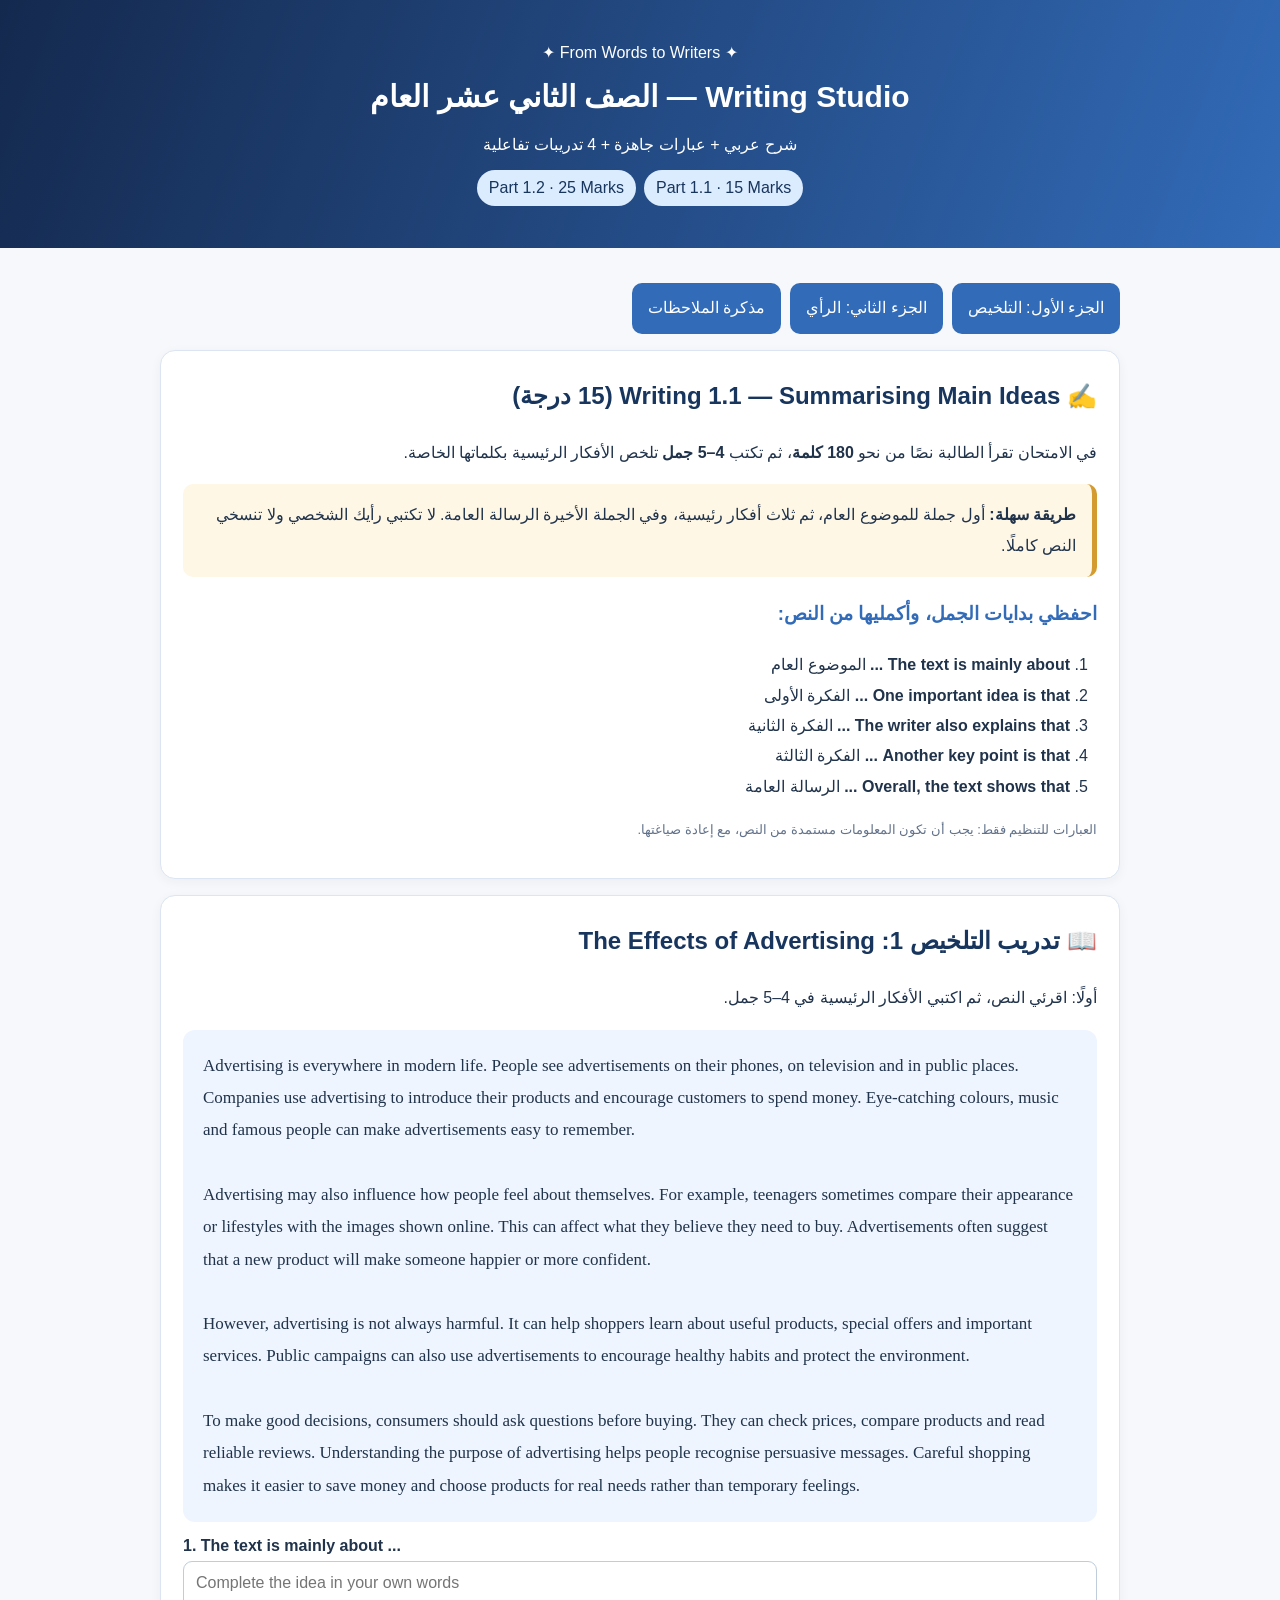
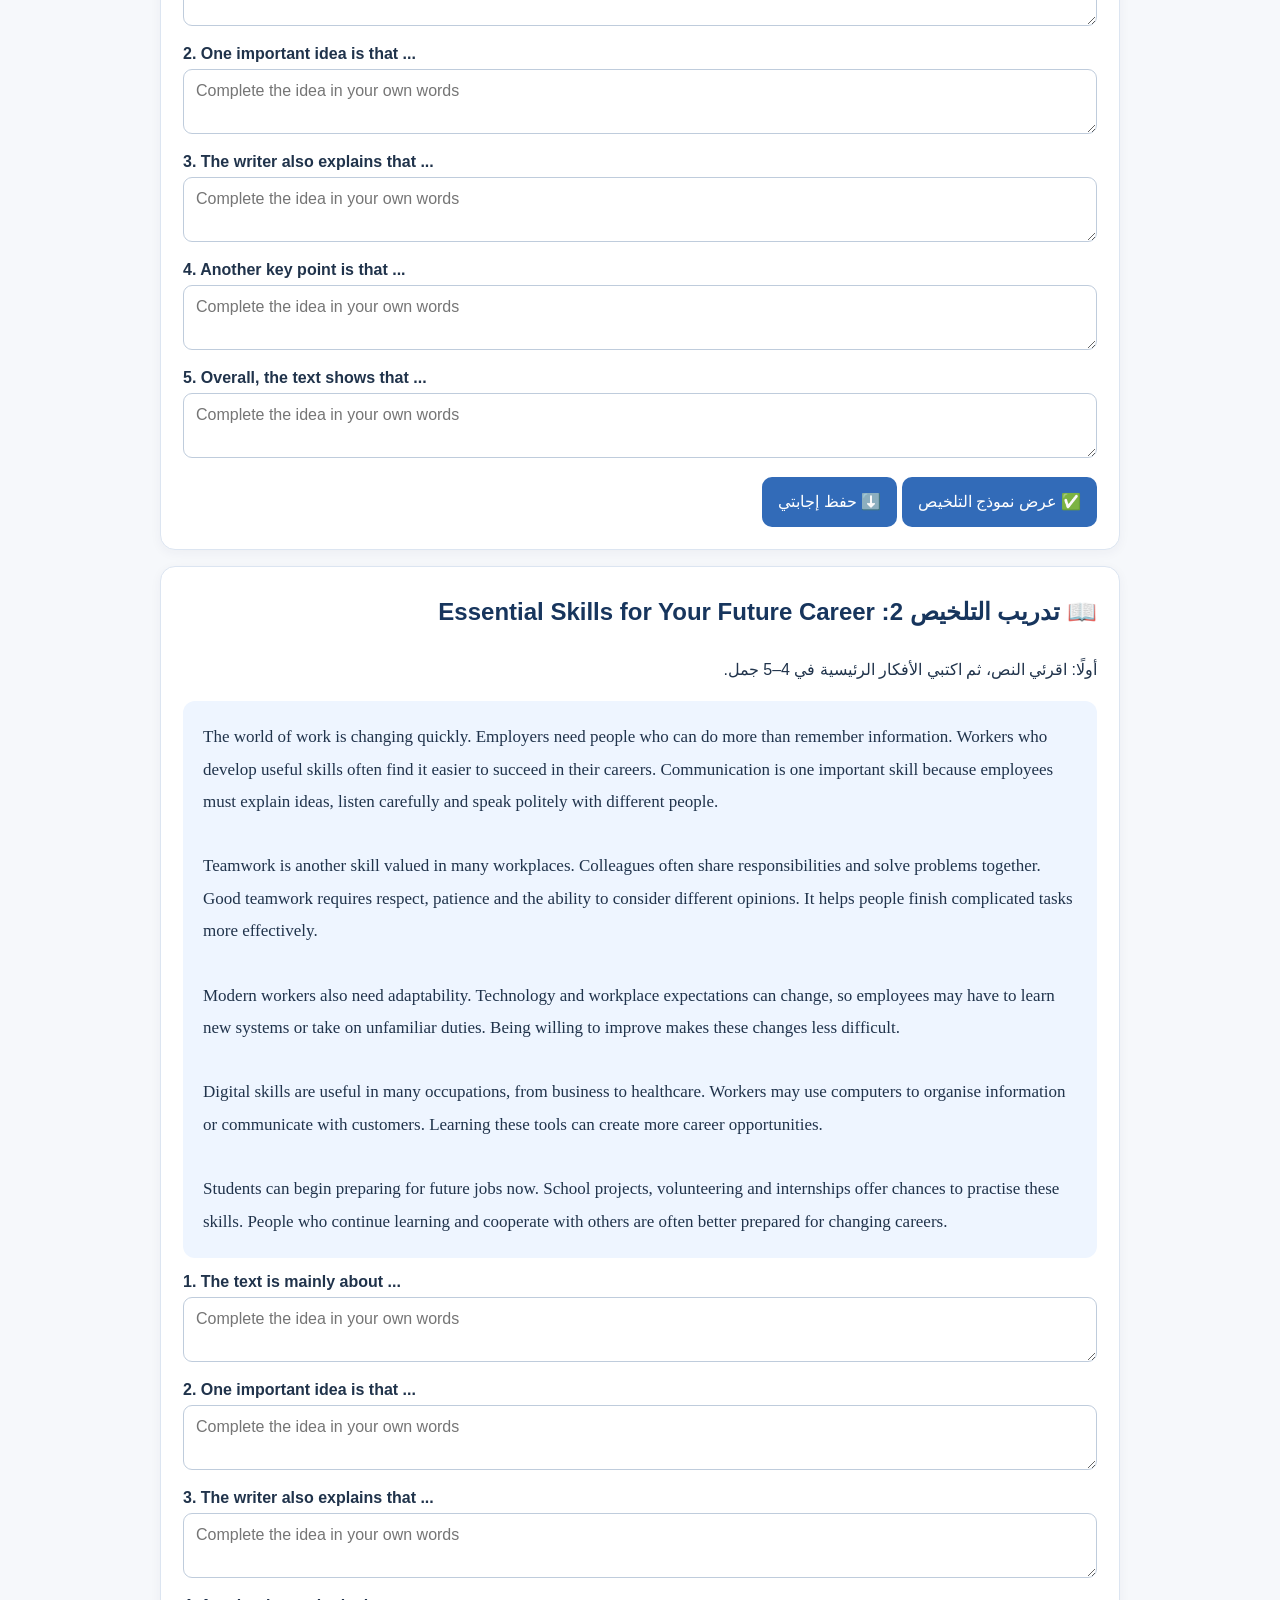
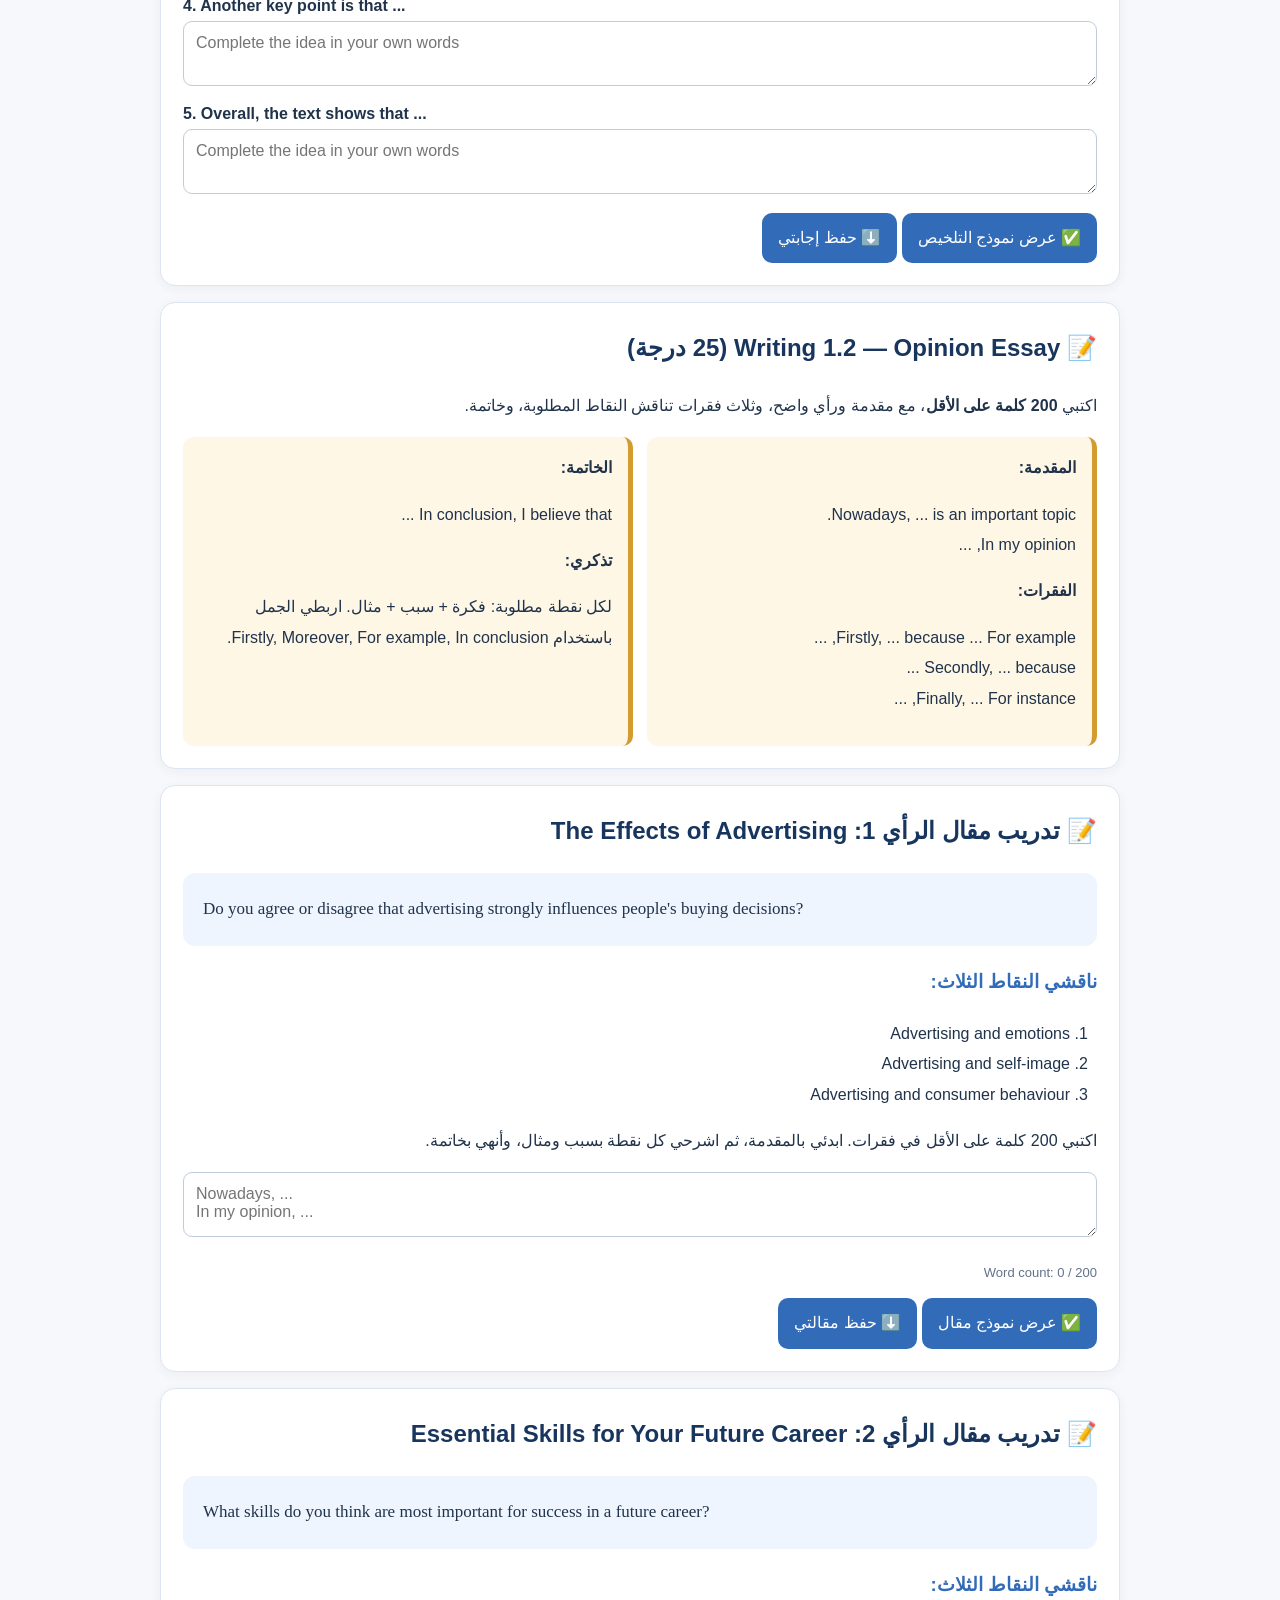
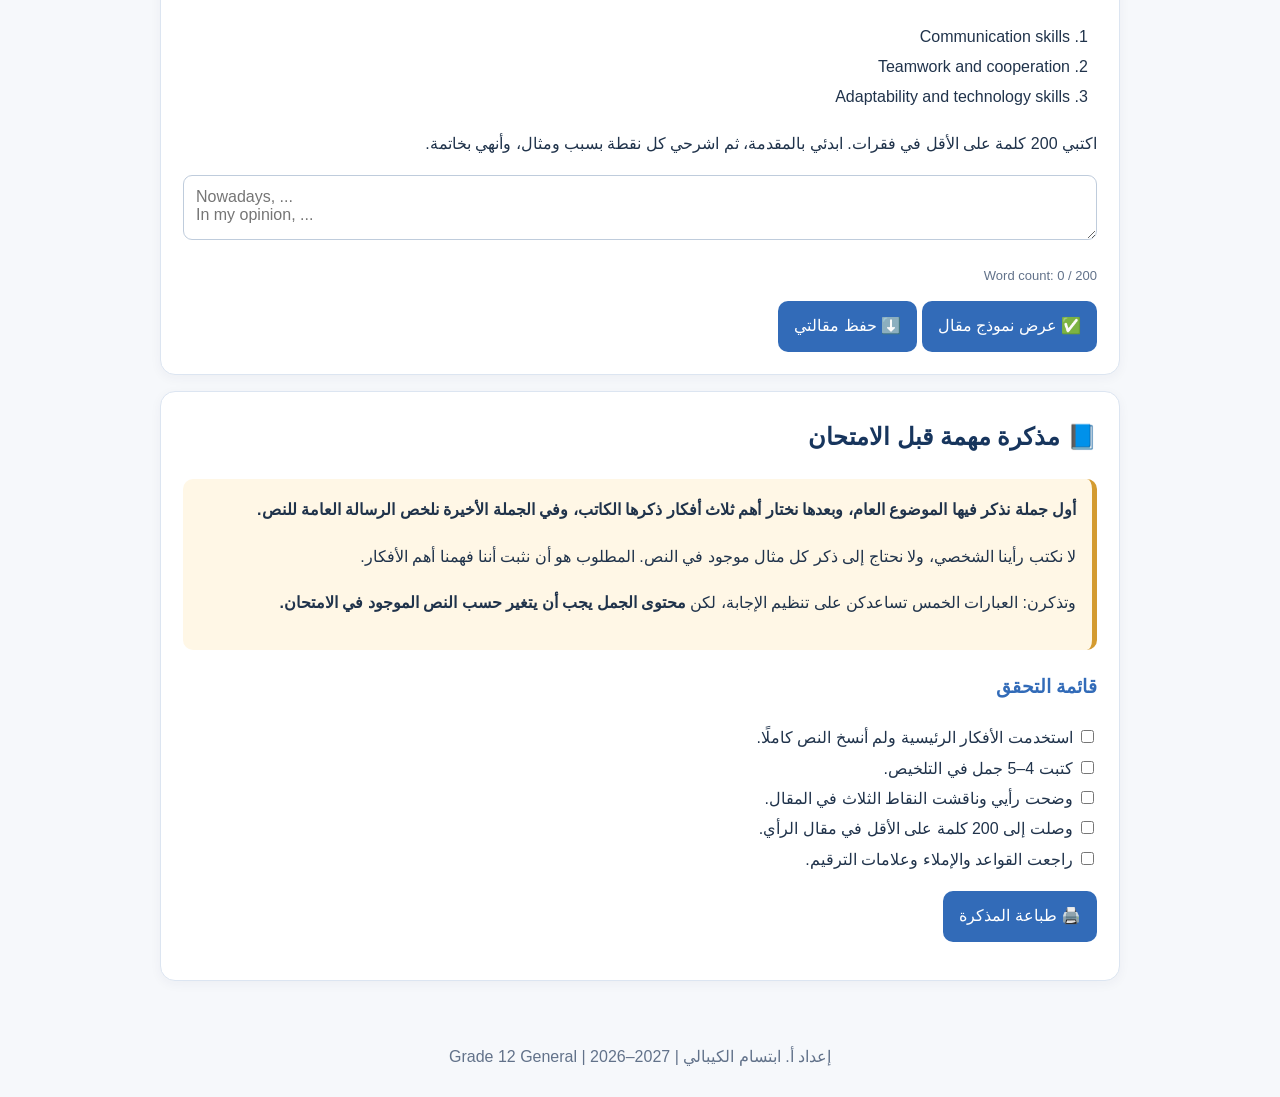
<file: grade12-writing/index.html>
<!DOCTYPE html><html lang="ar" dir="rtl"><head><meta charset="UTF-8"><meta name="viewport" content="width=device-width,initial-scale=1"><title>Writing Studio | Grade 12 General</title><style>
:root{--navy:#17355d;--blue:#326bb8;--pale:#eef5ff;--border:#dce5f1;--muted:#62728a}*{box-sizing:border-box}body{margin:0;background:#f6f8fb;color:#20334b;font:16px/1.9 Tahoma,Arial,sans-serif}.hero{background:linear-gradient(110deg,#14294e,#326bb8);color:white;padding:38px 20px;text-align:center}.hero h1{margin:0;font-size:30px}.hero p{margin:5px}.wrap{max-width:1000px;margin:auto;padding:20px}nav{display:flex;gap:9px;flex-wrap:wrap;margin:15px 0}button,.nav{border:0;background:var(--blue);color:#fff;border-radius:10px;padding:10px 16px;cursor:pointer;font:inherit}button:hover,.nav:hover{filter:brightness(.9)}.nav{text-decoration:none}.card{background:white;border:1px solid var(--border);border-radius:15px;padding:22px;margin:16px 0;box-shadow:0 3px 12px #26334c0c}h2{color:var(--navy);margin-top:0}h3{color:var(--blue)}.note{background:#fff7e6;border-right:5px solid #d49b30;padding:16px;border-radius:10px}.model{background:#ecf8f3;padding:16px;border-radius:10px;margin:12px 0;display:none}.eng{direction:ltr;text-align:left;font:17px/1.9 Georgia,serif;white-space:pre-line;background:var(--pale);padding:20px;border-radius:12px}.starter{direction:ltr;text-align:left;font:16px Arial,sans-serif;margin:15px 0}.starter b{display:block;margin-bottom:6px}.starter textarea,textarea.essay{width:100%;padding:12px;border:1px solid #bfccdc;border-radius:9px;min-height:65px;resize:vertical;font:16px Arial,sans-serif;direction:ltr;text-align:left}.essay{min-height:280px}.meta{color:var(--muted);font-size:13px}.two{display:grid;grid-template-columns:1fr 1fr;gap:14px}.tag{display:inline-block;background:#dcecff;color:var(--navy);border-radius:20px;padding:3px 12px;margin:4px}ol{padding-right:27px}footer{text-align:center;color:var(--muted);padding:25px}@media(max-width:640px){.two{grid-template-columns:1fr}.wrap{padding:10px}.hero h1{font-size:25px}}@media print{button,nav{display:none!important}.card{break-inside:avoid}}
</style></head><body><header class="hero"><div>✦ From Words to Writers ✦</div><h1>Writing Studio — الصف الثاني عشر العام</h1><p>شرح عربي + عبارات جاهزة + 4 تدريبات تفاعلية</p><span class="tag">Part 1.1 · 15 Marks</span><span class="tag">Part 1.2 · 25 Marks</span></header><main class="wrap">
<nav><a class="nav" href="#summary">الجزء الأول: التلخيص</a><a class="nav" href="#opinion">الجزء الثاني: الرأي</a><a class="nav" href="#reminder">مذكرة الملاحظات</a></nav>
<section id="summary" class="card"><h2>✍️ Writing 1.1 — Summarising Main Ideas (15 درجة)</h2><p>في الامتحان تقرأ الطالبة نصًا من نحو <b>180 كلمة</b>، ثم تكتب <b>4–5 جمل</b> تلخص الأفكار الرئيسية بكلماتها الخاصة.</p><div class="note"><b>طريقة سهلة:</b> أول جملة للموضوع العام، ثم ثلاث أفكار رئيسية، وفي الجملة الأخيرة الرسالة العامة. لا تكتبي رأيك الشخصي ولا تنسخي النص كاملًا.</div><h3>احفظي بدايات الجمل، وأكمليها من النص:</h3><ol><li><b>The text is mainly about ...</b> الموضوع العام</li><li><b>One important idea is that ...</b> الفكرة الأولى</li><li><b>The writer also explains that ...</b> الفكرة الثانية</li><li><b>Another key point is that ...</b> الفكرة الثالثة</li><li><b>Overall, the text shows that ...</b> الرسالة العامة</li></ol><p class="meta">العبارات للتنظيم فقط: يجب أن تكون المعلومات مستمدة من النص، مع إعادة صياغتها.</p></section>
<div id="sums"></div>
<section id="opinion" class="card"><h2>📝 Writing 1.2 — Opinion Essay (25 درجة)</h2><p>اكتبي <b>200 كلمة على الأقل</b>، مع مقدمة ورأي واضح، وثلاث فقرات تناقش النقاط المطلوبة، وخاتمة.</p><div class="two"><div class="note"><b>المقدمة:</b><p>Nowadays, ... is an important topic.<br>In my opinion, ...</p><b>الفقرات:</b><p>Firstly, ... because ... For example, ...<br>Secondly, ... because ...<br>Finally, ... For instance, ...</p></div><div class="note"><b>الخاتمة:</b><p>In conclusion, I believe that ...</p><b>تذكري:</b><p>لكل نقطة مطلوبة: فكرة + سبب + مثال. اربطي الجمل باستخدام Firstly, Moreover, For example, In conclusion.</p></div></div></section>
<div id="essays"></div>
<section id="reminder" class="card"><h2>📘 مذكرة مهمة قبل الامتحان</h2><div class="note"><b>أول جملة نذكر فيها الموضوع العام، وبعدها نختار أهم ثلاث أفكار ذكرها الكاتب، وفي الجملة الأخيرة نلخص الرسالة العامة للنص.</b><p>لا نكتب رأينا الشخصي، ولا نحتاج إلى ذكر كل مثال موجود في النص. المطلوب هو أن نثبت أننا فهمنا أهم الأفكار.</p><p>وتذكرن: العبارات الخمس تساعدكن على تنظيم الإجابة، لكن <b>محتوى الجمل يجب أن يتغير حسب النص الموجود في الامتحان.</b></p></div><h3>قائمة التحقق</h3><label><input type="checkbox"> استخدمت الأفكار الرئيسية ولم أنسخ النص كاملًا.</label><br><label><input type="checkbox"> كتبت 4–5 جمل في التلخيص.</label><br><label><input type="checkbox"> وضحت رأيي وناقشت النقاط الثلاث في المقال.</label><br><label><input type="checkbox"> وصلت إلى 200 كلمة على الأقل في مقال الرأي.</label><br><label><input type="checkbox"> راجعت القواعد والإملاء وعلامات الترقيم.</label><p><button onclick="window.print()">🖨️ طباعة المذكرة</button></p></section></main><footer>إعداد أ. ابتسام الكيبالي | Grade 12 General | 2026–2027</footer>
<script>
const starts=["The text is mainly about","One important idea is that","The writer also explains that","Another key point is that","Overall, the text shows that"];
const summaries=[
{title:"The Effects of Advertising",text:`Advertising is everywhere in modern life. People see advertisements on their phones, on television and in public places. Companies use advertising to introduce their products and encourage customers to spend money. Eye-catching colours, music and famous people can make advertisements easy to remember.

Advertising may also influence how people feel about themselves. For example, teenagers sometimes compare their appearance or lifestyles with the images shown online. This can affect what they believe they need to buy. Advertisements often suggest that a new product will make someone happier or more confident.

However, advertising is not always harmful. It can help shoppers learn about useful products, special offers and important services. Public campaigns can also use advertisements to encourage healthy habits and protect the environment.

To make good decisions, consumers should ask questions before buying. They can check prices, compare products and read reliable reviews. Understanding the purpose of advertising helps people recognise persuasive messages. Careful shopping makes it easier to save money and choose products for real needs rather than temporary feelings.`,model:["The text is mainly about the influence of advertising on people's choices.","One important idea is that companies use attractive messages to encourage shopping.","The writer also explains that advertising can affect people's feelings and self-image.","Another key point is that advertisements can give useful information about products and services.","Overall, the text shows that careful thinking helps consumers make better decisions."]},
{title:"Essential Skills for Your Future Career",text:`The world of work is changing quickly. Employers need people who can do more than remember information. Workers who develop useful skills often find it easier to succeed in their careers. Communication is one important skill because employees must explain ideas, listen carefully and speak politely with different people.

Teamwork is another skill valued in many workplaces. Colleagues often share responsibilities and solve problems together. Good teamwork requires respect, patience and the ability to consider different opinions. It helps people finish complicated tasks more effectively.

Modern workers also need adaptability. Technology and workplace expectations can change, so employees may have to learn new systems or take on unfamiliar duties. Being willing to improve makes these changes less difficult.

Digital skills are useful in many occupations, from business to healthcare. Workers may use computers to organise information or communicate with customers. Learning these tools can create more career opportunities.

Students can begin preparing for future jobs now. School projects, volunteering and internships offer chances to practise these skills. People who continue learning and cooperate with others are often better prepared for changing careers.`,model:["The text is mainly about skills that help people succeed in their careers.","One important idea is that good communication helps employees share and understand ideas.","The writer also explains that teamwork helps people cooperate and solve problems.","Another key point is that adaptability and digital skills are important in changing workplaces.","Overall, the text shows that practising useful skills prepares students for future jobs."]}
];
const essays=[
{title:"The Effects of Advertising",question:"Do you agree or disagree that advertising strongly influences people's buying decisions?",points:["Advertising and emotions","Advertising and self-image","Advertising and consumer behaviour"],model:"Nowadays, advertising is a powerful part of daily life. We see advertisements on our phones, on television and in shopping centres. In my opinion, advertising strongly influences people's buying decisions because it affects their emotions, their self-image and their shopping habits.\n\nFirstly, advertisements often appeal to emotions. Companies use exciting music, beautiful pictures and happy families to make products look attractive. For example, a young person may want a new phone after seeing an advertisement that connects the phone with happiness and friendship.\n\nSecondly, advertisements can influence self-image. People sometimes compare themselves with famous people or influencers who appear in advertisements. As a result, they may feel that buying certain clothes or products will make them more confident. However, real confidence does not come from expensive things.\n\nFinally, advertisements can change consumer behaviour. Special offers and repeated messages may encourage people to buy items they do not need. For instance, a shopper may choose a product because an online advertisement says that the discount will end soon.\n\nIn conclusion, I believe that advertising has a strong influence on buying decisions. Consumers should think carefully, compare prices and focus on their real needs before spending money."},
{title:"Essential Skills for Your Future Career",question:"What skills do you think are most important for success in a future career?",points:["Communication skills","Teamwork and cooperation","Adaptability and technology skills"],model:"Nowadays, the job market is changing quickly, and young people need different skills to prepare for their future. In my opinion, communication, teamwork and adaptability are essential for career success. These skills can help employees work well with others and manage new responsibilities.\n\nFirstly, communication skills are very important in every workplace. Employees must listen carefully, explain ideas clearly and ask useful questions. For example, a teacher needs to communicate with students and parents to support learning. Good communication can prevent misunderstandings and make daily tasks easier.\n\nSecondly, teamwork helps people achieve shared goals. Many jobs require employees to cooperate, divide tasks and respect different opinions. For instance, doctors and nurses often work together to care for patients. When team members support each other, they can solve problems more effectively and finish work on time.\n\nFinally, workers must be adaptable and confident with technology. New digital tools appear regularly, so employees need to keep learning. For example, someone who learns to use new computer programs may find more opportunities for promotion. Being flexible also helps people handle unexpected changes.\n\nIn conclusion, I believe that students should develop communication, teamwork and adaptability before starting their careers. Practising these skills at school and continuing to learn can help them become successful in the future."}
];
const save=(k,v)=>{try{localStorage.setItem(k,v)}catch(e){}};const load=k=>{try{return localStorage.getItem(k)||""}catch(e){return ""}};const wc=s=>(s.trim().match(/\S+/g)||[]).length;function download(name,content){const blob=new Blob([content],{type:"text/plain;charset=utf-8"});const a=document.createElement("a");a.href=URL.createObjectURL(blob);a.download=name;a.click();setTimeout(()=>URL.revokeObjectURL(a.href),1000)}
const sumroot=document.getElementById("sums");summaries.forEach((d,i)=>{const el=document.createElement("section");el.className="card";el.innerHTML='<h2>📖 تدريب التلخيص '+(i+1)+': '+d.title+'</h2><p>أولًا: اقرئي النص، ثم اكتبي الأفكار الرئيسية في 4–5 جمل.</p><div class="eng"></div><div class="fields"></div><button class="show">✅ عرض نموذج التلخيص</button> <button class="download">⬇️ حفظ إجابتي</button><div class="model eng"></div>';el.querySelector(".eng").textContent=d.text;const fields=el.querySelector(".fields");starts.forEach((s,j)=>{const div=document.createElement("div");div.className="starter";div.innerHTML="<b>"+(j+1)+". "+s+" ...</b><textarea placeholder='Complete the idea in your own words'></textarea>";const ta=div.querySelector("textarea");ta.value=load("s"+i+"-"+j);ta.oninput=()=>save("s"+i+"-"+j,ta.value);fields.appendChild(div)});el.querySelector(".model").textContent=d.model.map((x,k)=>(k+1)+". "+x).join("\n");el.querySelector(".show").onclick=()=>{const m=el.querySelector(".model");m.style.display=m.style.display==="block"?"none":"block"};el.querySelector(".download").onclick=()=>download("summary-"+(i+1)+".txt",d.title+"\n\n"+[...fields.querySelectorAll("textarea")].map((t,j)=>(j+1)+". "+starts[j]+" "+t.value).join("\n"));sumroot.appendChild(el)});
const eroot=document.getElementById("essays");essays.forEach((d,i)=>{const el=document.createElement("section");el.className="card";el.innerHTML='<h2>📝 تدريب مقال الرأي '+(i+1)+': '+d.title+'</h2><div class="eng"></div><h3>ناقشي النقاط الثلاث:</h3><ol></ol><p>اكتبي 200 كلمة على الأقل في فقرات. ابدئي بالمقدمة، ثم اشرحي كل نقطة بسبب ومثال، وأنهي بخاتمة.</p><textarea class="essay" placeholder="Nowadays, ...\nIn my opinion, ..."></textarea><p class="count meta">Word count: 0 / 200</p><button class="show">✅ عرض نموذج مقال</button> <button class="download">⬇️ حفظ مقالتي</button><div class="model eng"></div>';el.querySelector(".eng").textContent=d.question;d.points.forEach(p=>{const li=document.createElement("li");li.textContent=p;el.querySelector("ol").appendChild(li)});const ta=el.querySelector("textarea");ta.value=load("essay"+i);const update=()=>{save("essay"+i,ta.value);el.querySelector(".count").textContent="Word count: "+wc(ta.value)+" / 200"};ta.oninput=update;update();el.querySelector(".model").textContent=d.model;el.querySelector(".show").onclick=()=>{const m=el.querySelector(".model");m.style.display=m.style.display==="block"?"none":"block"};el.querySelector(".download").onclick=()=>download("opinion-"+(i+1)+".txt",d.title+"\n\n"+ta.value);eroot.appendChild(el)});
</script></body></html>
</file>
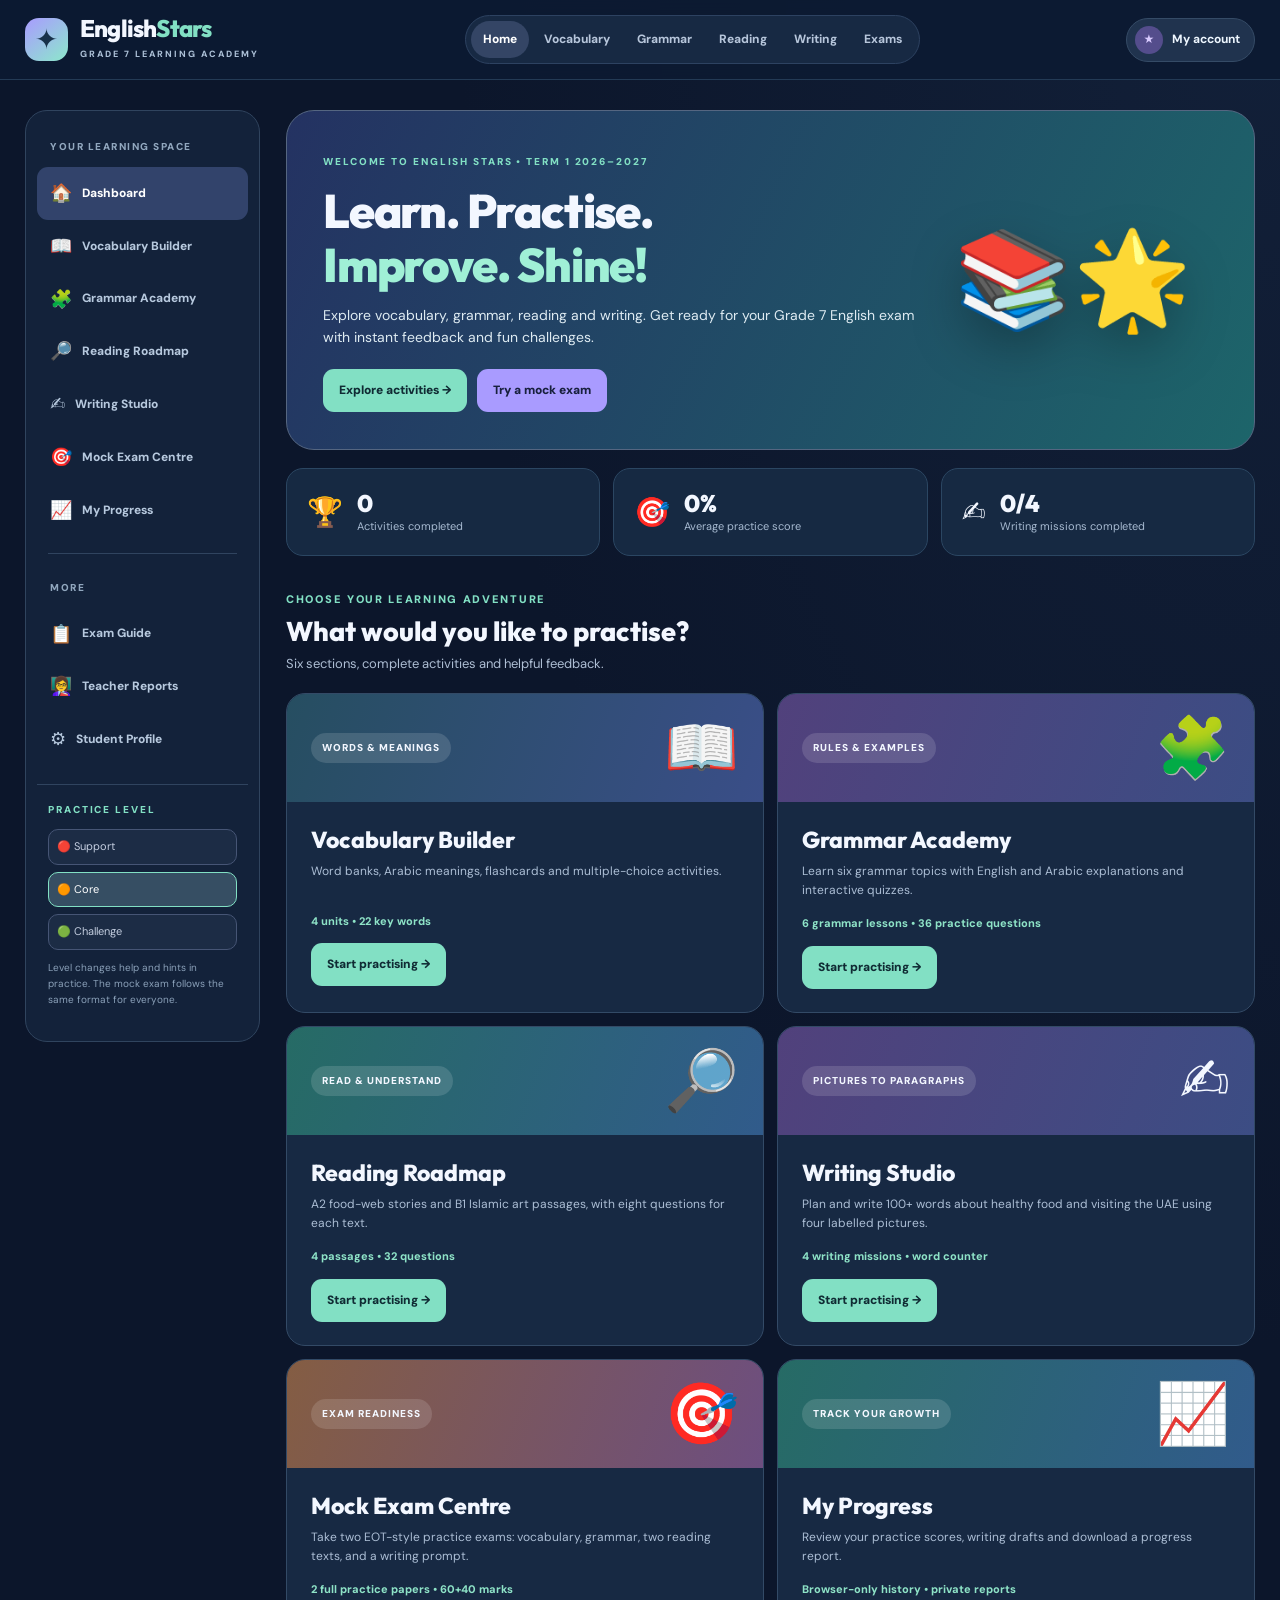
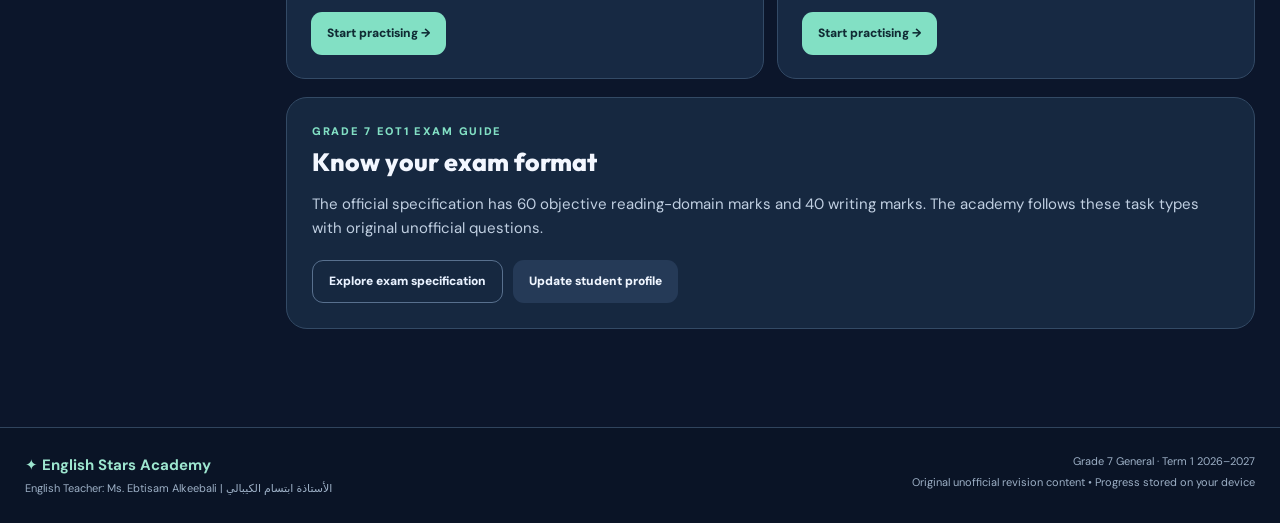
<file: grade7-writing/index.html>
<!doctype html>
<html lang="en">
<head>
<meta charset="utf-8"><meta name="viewport" content="width=device-width, initial-scale=1">
<meta name="theme-color" content="#0b172c"><meta name="description" content="Grade 7 English Stars Academy — vocabulary, grammar, reading, writing and mock exam practice for Term 1 2026–2027.">
<title>English Stars Academy | Grade 7</title>
<link rel="stylesheet" href="academy.css">
<script defer src="content.js"></script><script defer src="academy.js"></script>
</head>
<body>
<a class="skip" href="#main">Skip to content</a>
<div id="app">
<header class="topbar">
 <div class="container header-inner">
   <a href="#home" class="logo" id="logo"><span class="logo-icon">✦</span><span><strong>English<span class="mint">Stars</span></strong><small>GRADE 7 LEARNING ACADEMY</small></span></a>
   <nav class="main-nav" aria-label="Main navigation"><button data-nav="home" class="nav-item active">Home</button><button data-nav="vocab" class="nav-item">Vocabulary</button><button data-nav="grammar" class="nav-item">Grammar</button><button data-nav="reading" class="nav-item">Reading</button><button data-nav="writing" class="nav-item">Writing</button><button data-nav="exam" class="nav-item">Exams</button></nav>
   <div class="header-right"><button class="mobile-menu" id="mobileMenu" aria-label="Toggle navigation" aria-expanded="false">☰</button><button class="student-pill" id="studentPill" data-nav="profile"><span>★</span><b id="headerName">My account</b></button></div>
 </div>
</header>
<div class="container"><div class="layout">
<aside class="sidebar" id="sidebar"><div class="sidebar-title">YOUR LEARNING SPACE</div>
<button class="side-link active" data-nav="home"><span>🏠</span> Dashboard</button>
<button class="side-link" data-nav="vocab"><span>📖</span> Vocabulary Builder</button>
<button class="side-link" data-nav="grammar"><span>🧩</span> Grammar Academy</button>
<button class="side-link" data-nav="reading"><span>🔎</span> Reading Roadmap</button>
<button class="side-link" data-nav="writing"><span>✍️</span> Writing Studio</button>
<button class="side-link" data-nav="exam"><span>🎯</span> Mock Exam Centre</button>
<button class="side-link" data-nav="progress"><span>📈</span> My Progress</button>
<div class="side-divider"></div>
<div class="sidebar-title">MORE</div>
<button class="side-link" data-nav="guide"><span>📋</span> Exam Guide</button>
<button class="side-link" data-nav="teacher"><span>👩‍🏫</span> Teacher Reports</button>
<button class="side-link" data-nav="profile"><span>⚙️</span> Student Profile</button>
<div class="side-bottom"><div class="smallcaps">PRACTICE LEVEL</div><div class="levels" role="group" aria-label="Practice level"><button data-level="red">🔴 Support</button><button data-level="orange">🟠 Core</button><button data-level="green">🟢 Challenge</button></div><p>Level changes help and hints in practice. The mock exam follows the same format for everyone.</p></div>
</aside>
<main id="main" tabindex="-1" aria-live="polite"><div id="view"></div></main>
</div></div>
<footer><div class="container foot-inner"><div><strong>✦ English Stars Academy</strong><span>English Teacher: Ms. Ebtisam Alkeebali | الأستاذة ابتسام الكيبالي</span></div><div><span>Grade 7 General · Term 1 2026–2027</span><span>Original unofficial revision content • Progress stored on your device</span></div></div></footer>
</div>
<div id="toast" class="toast" role="status" aria-live="polite"></div>
</body>
</html>
</file>
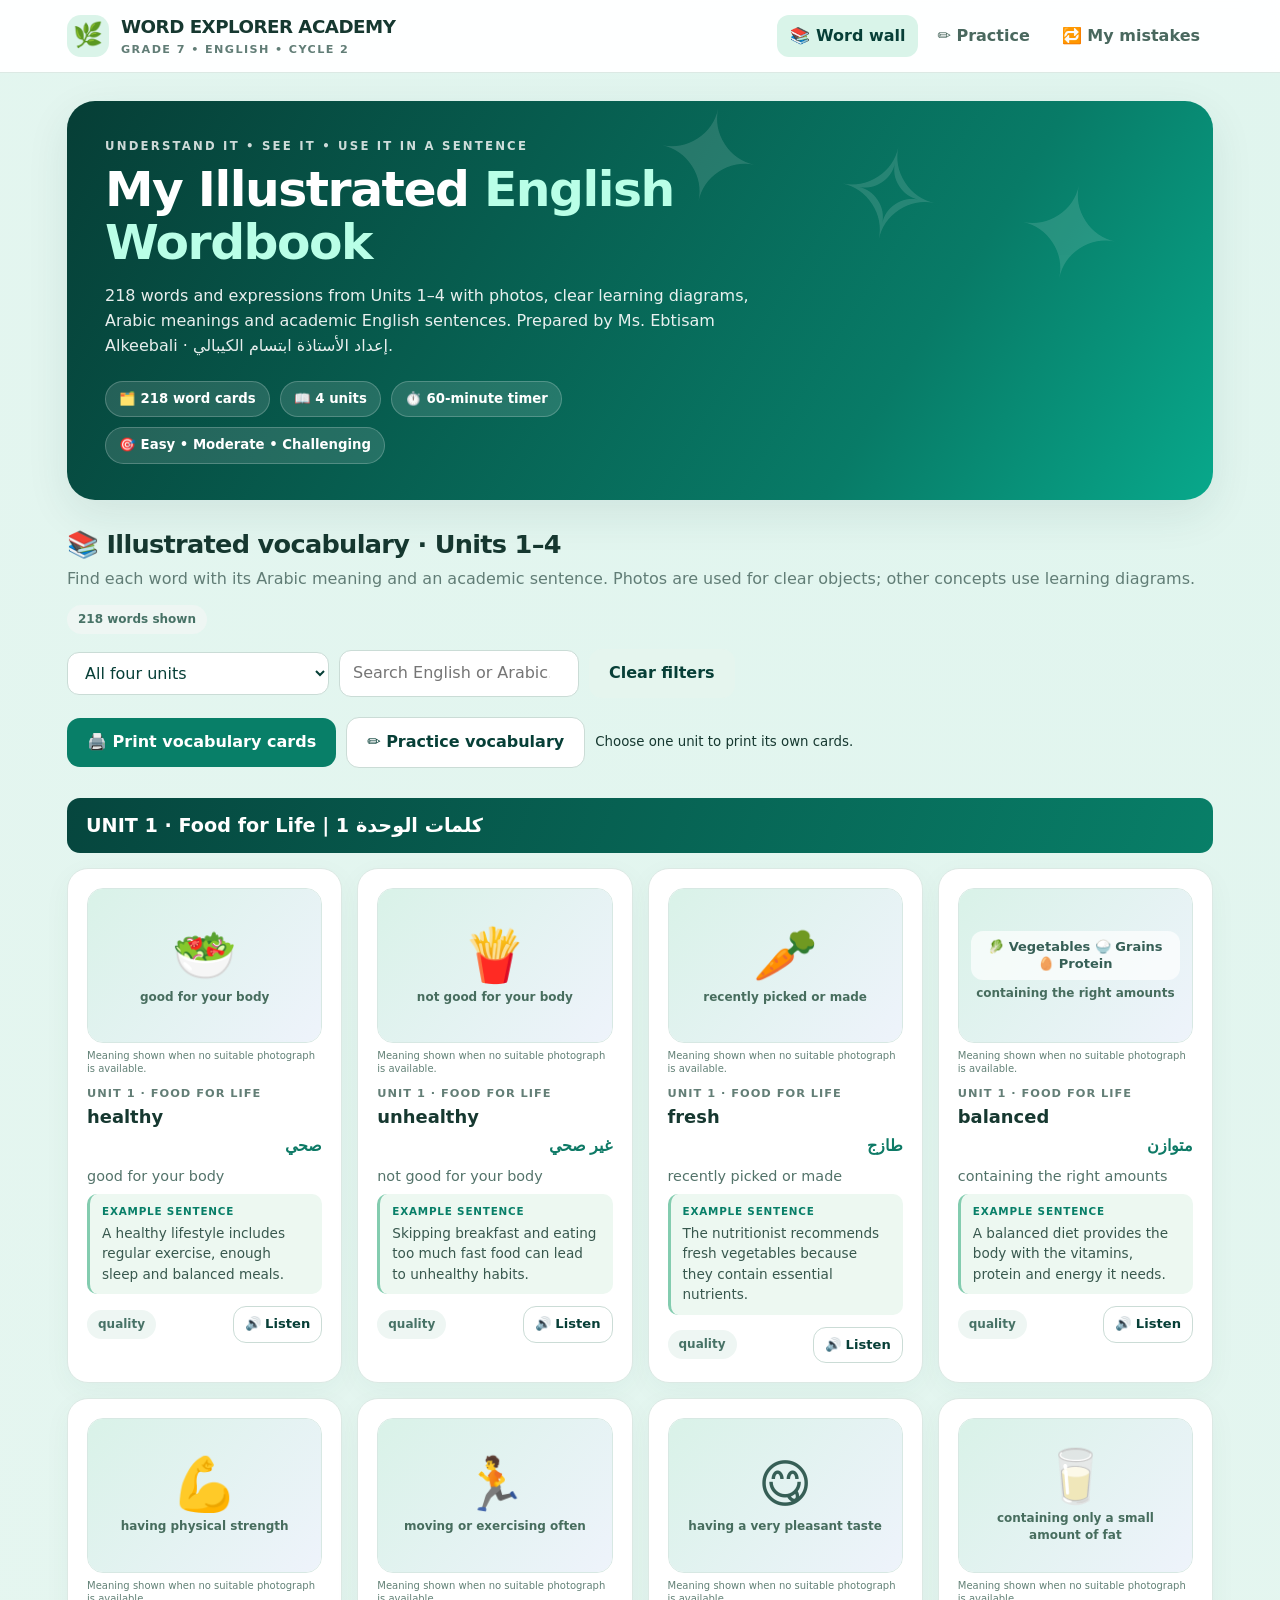
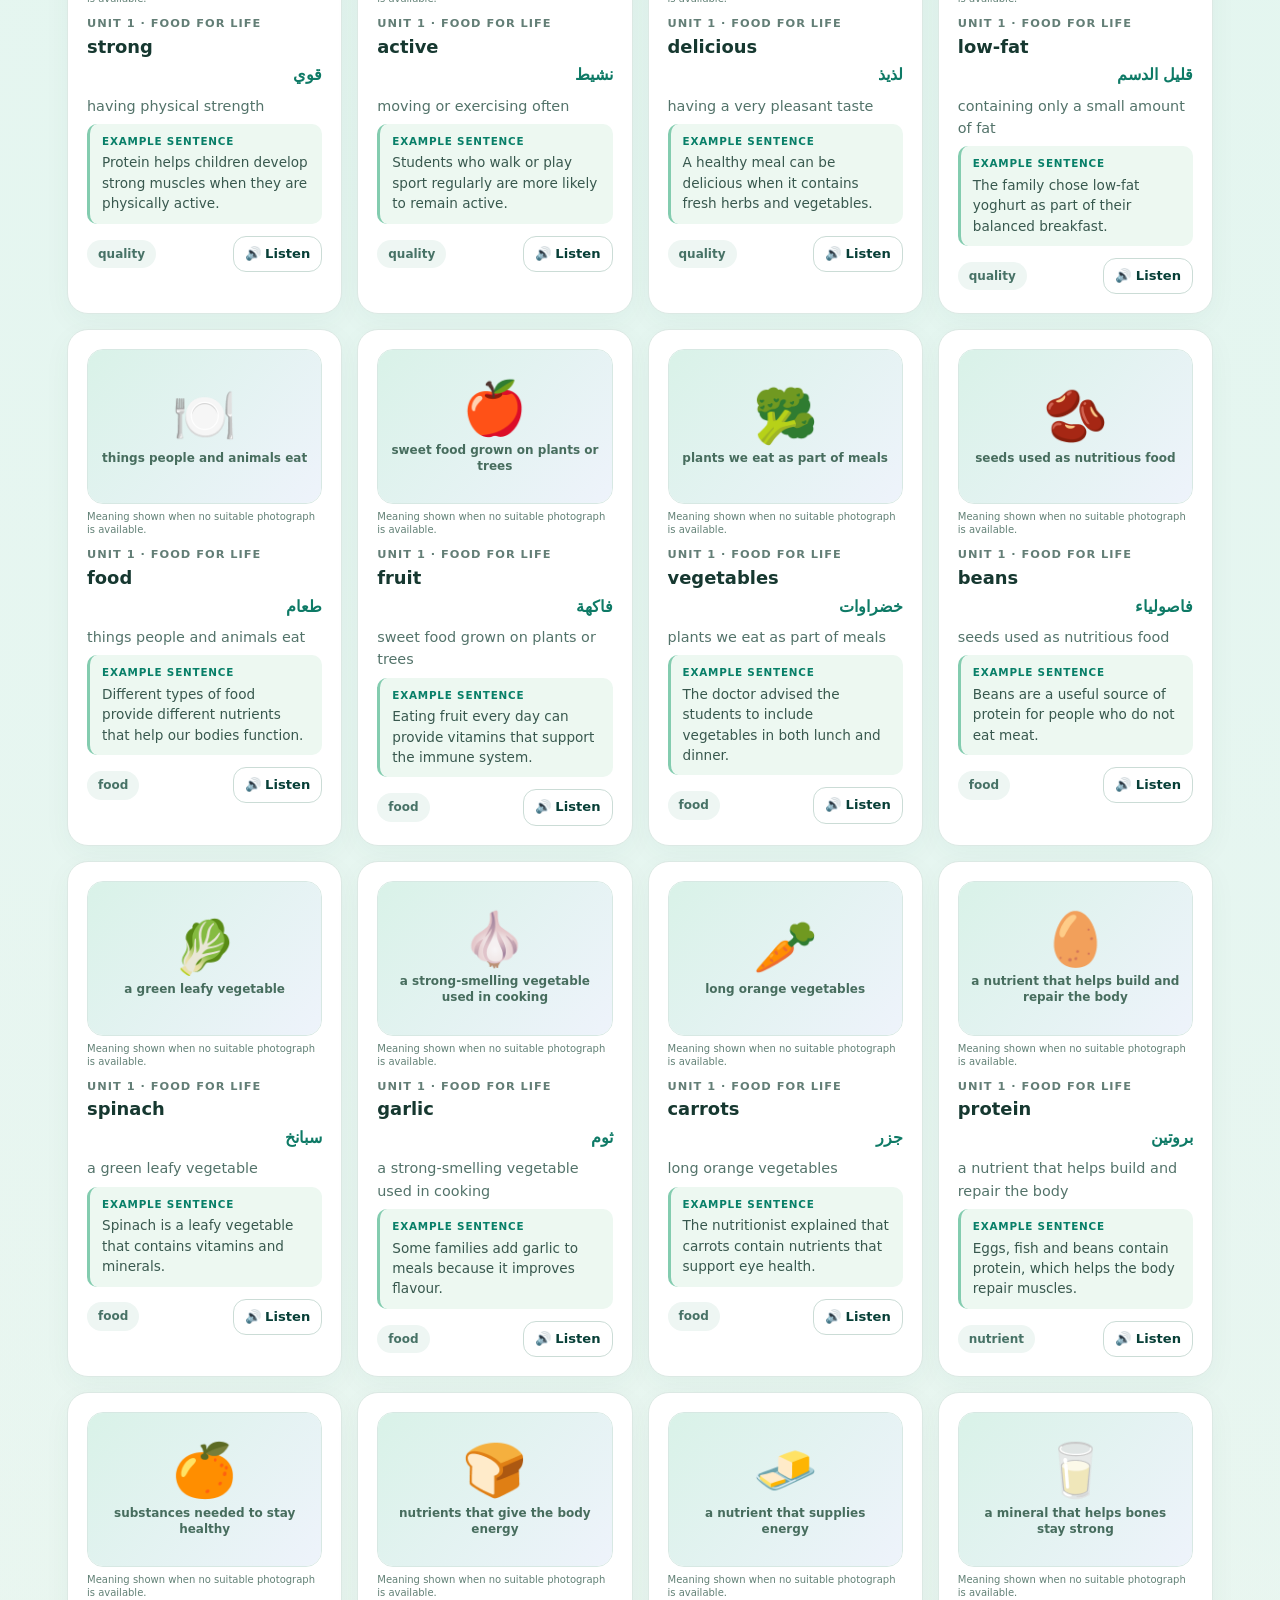
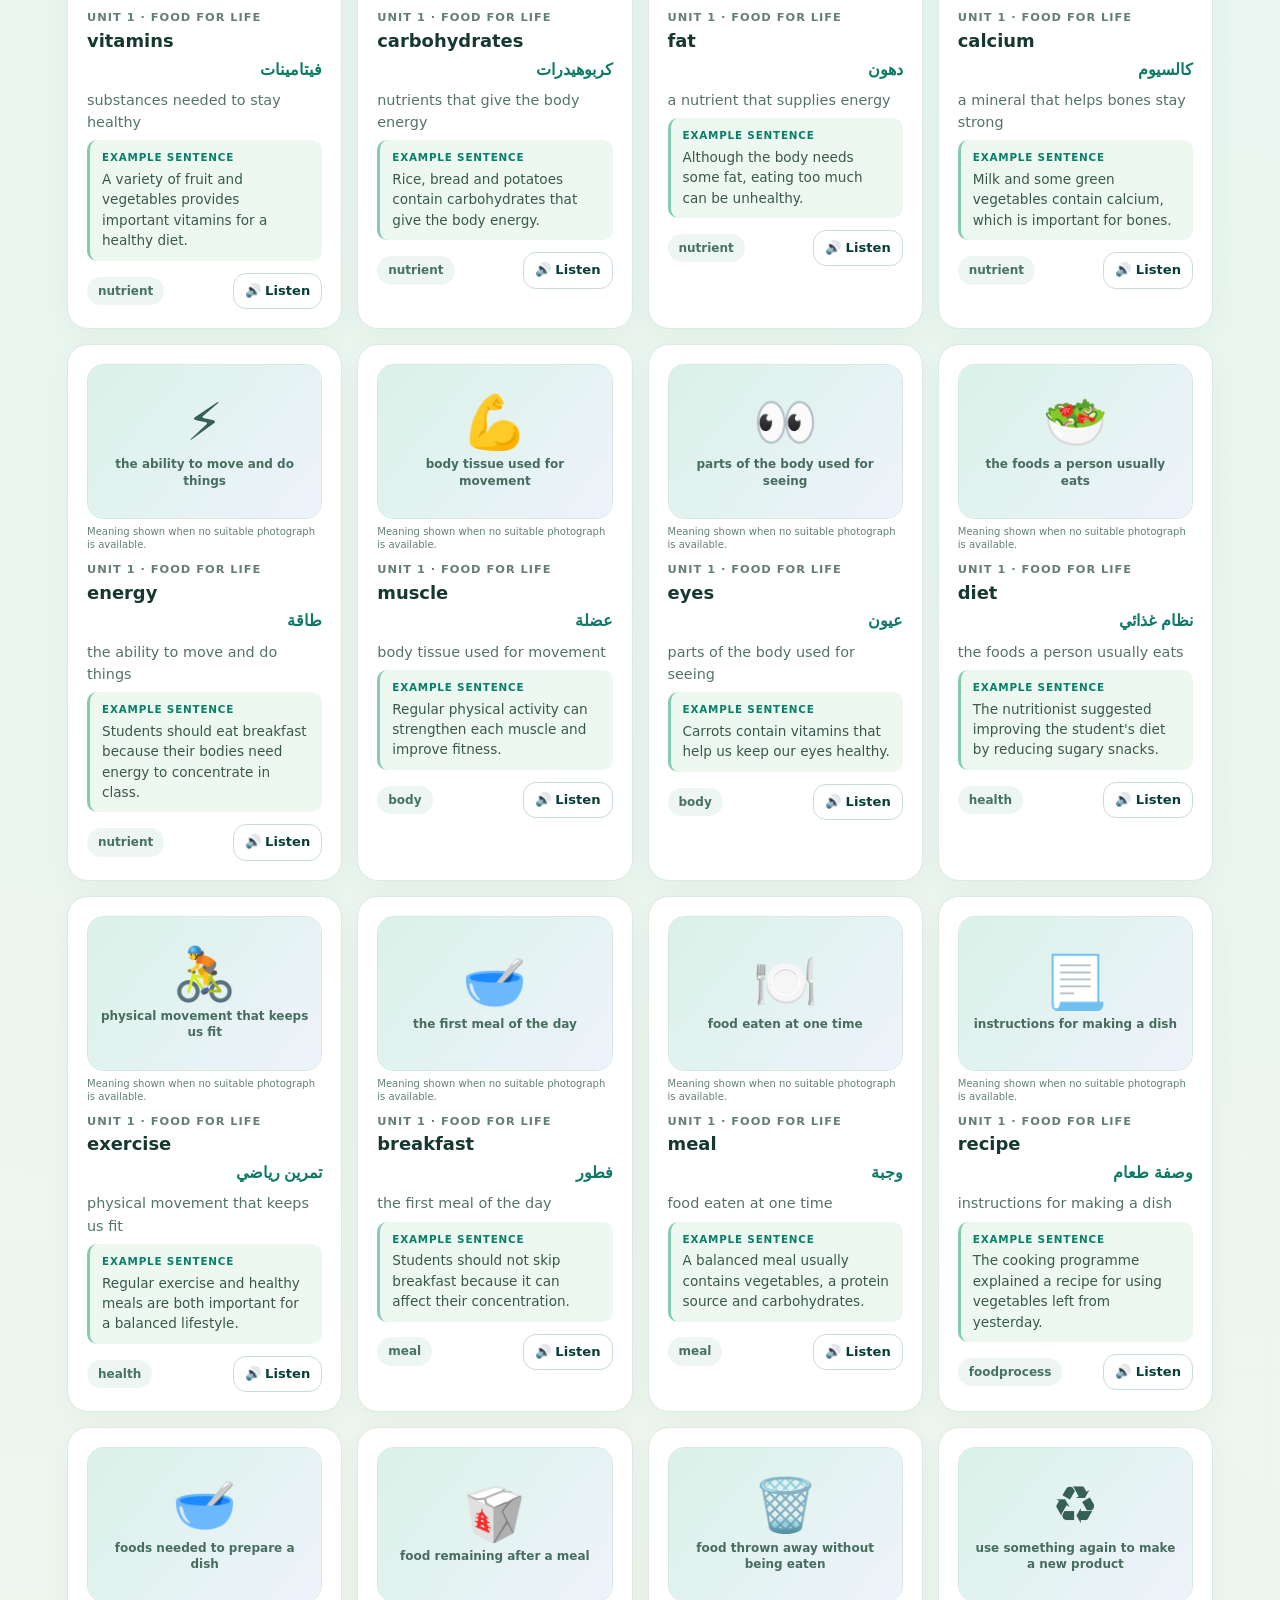
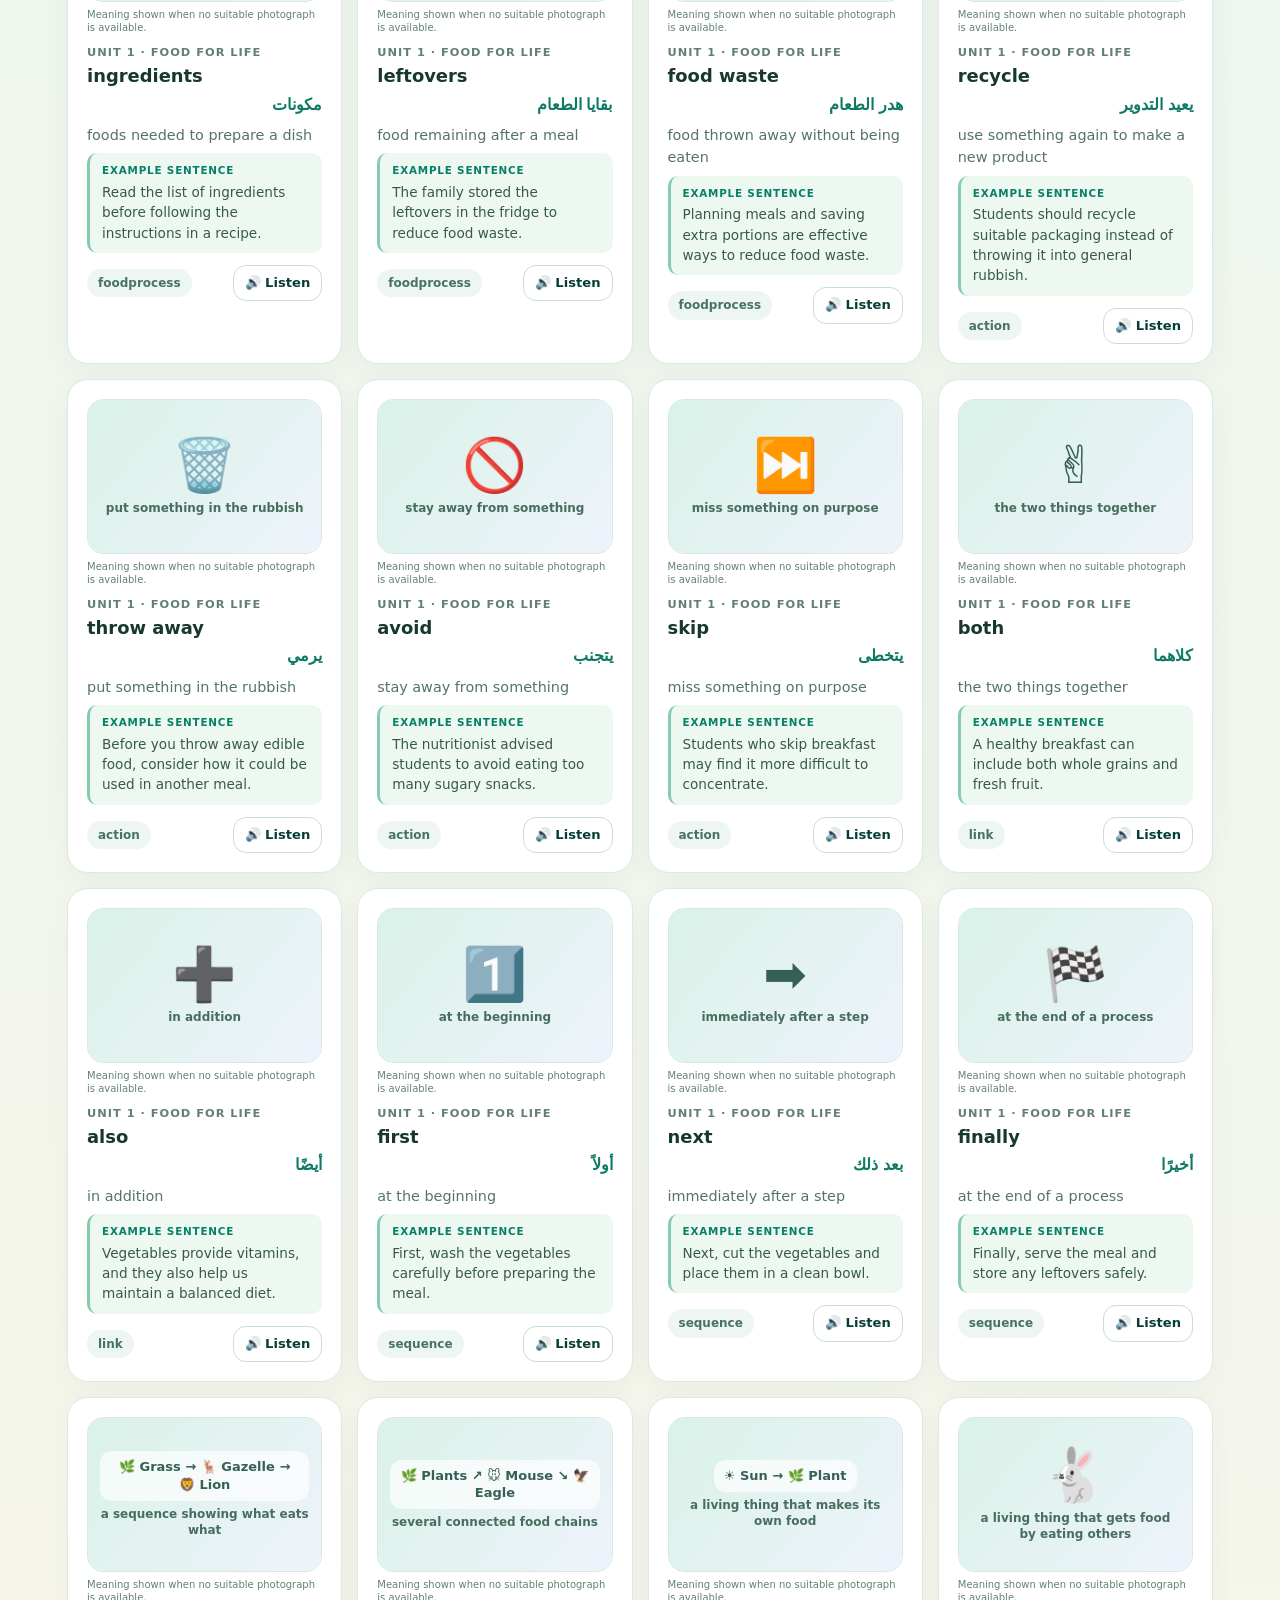
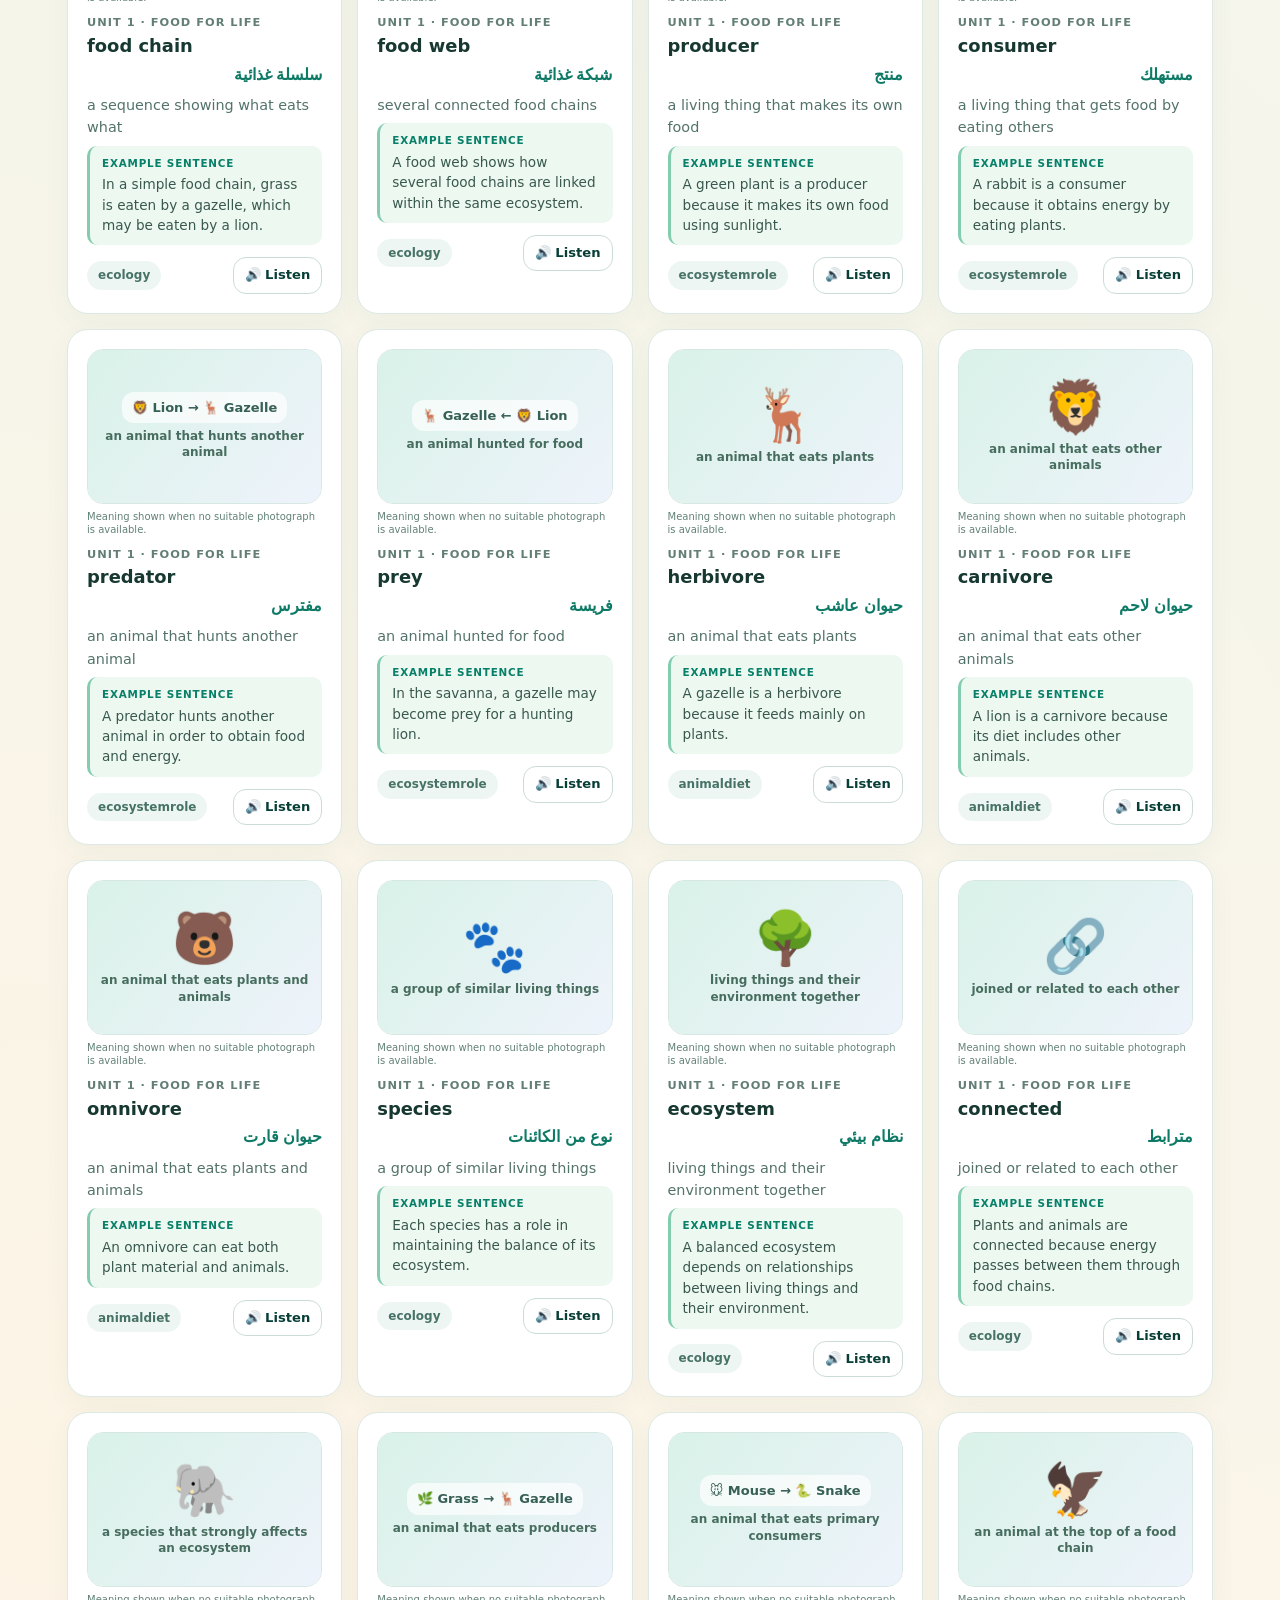
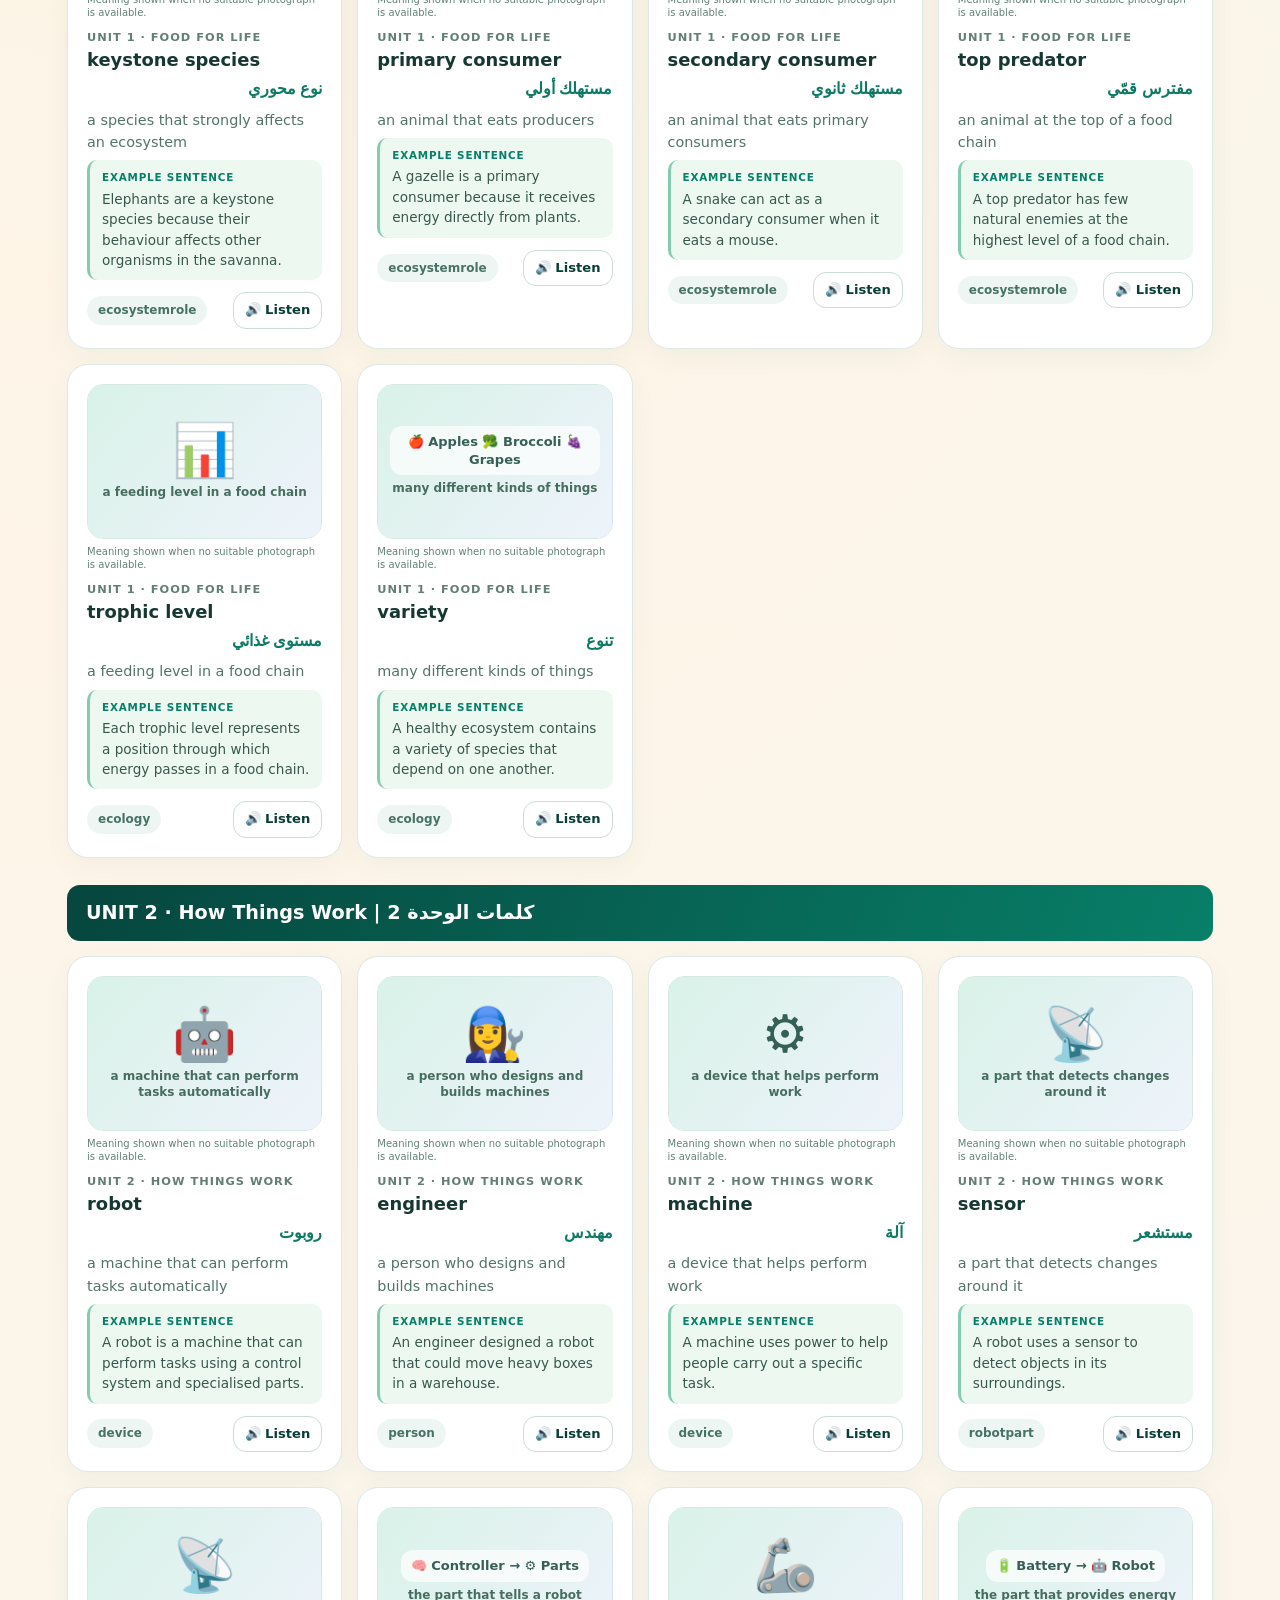
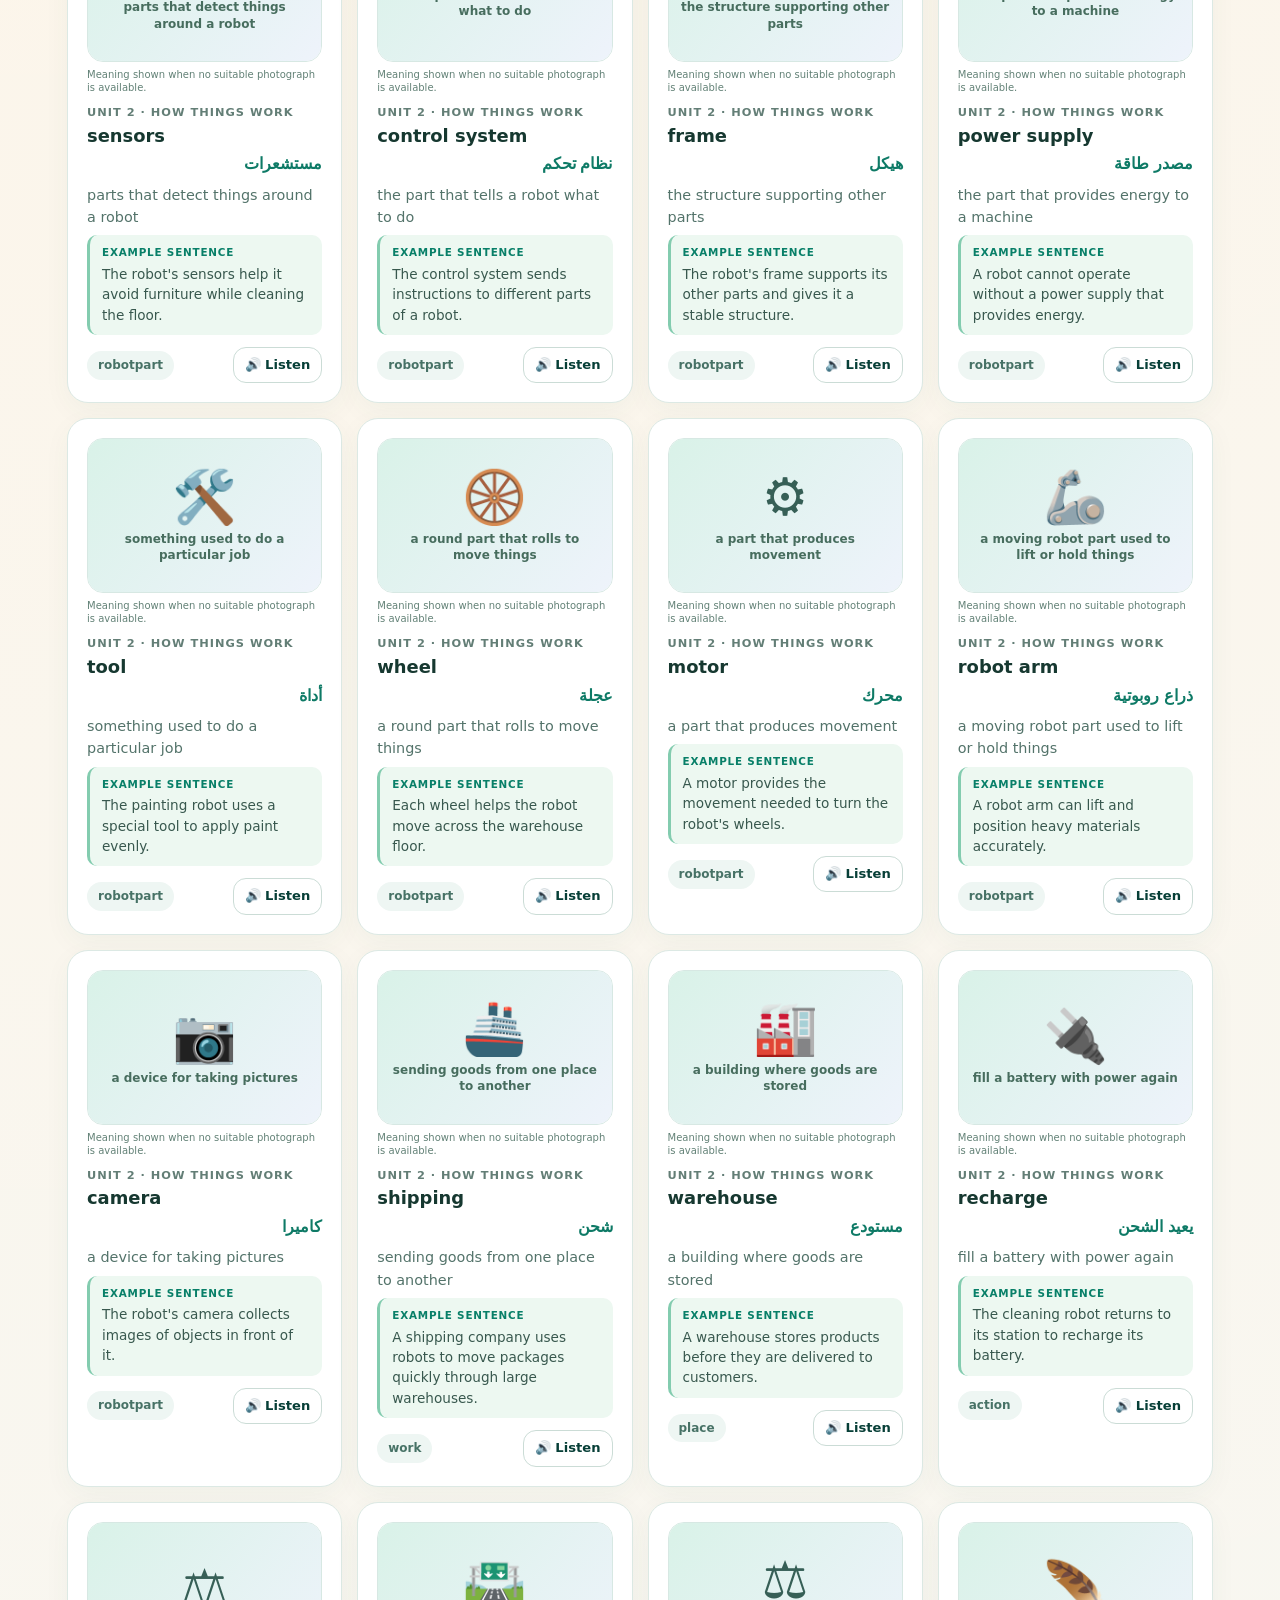
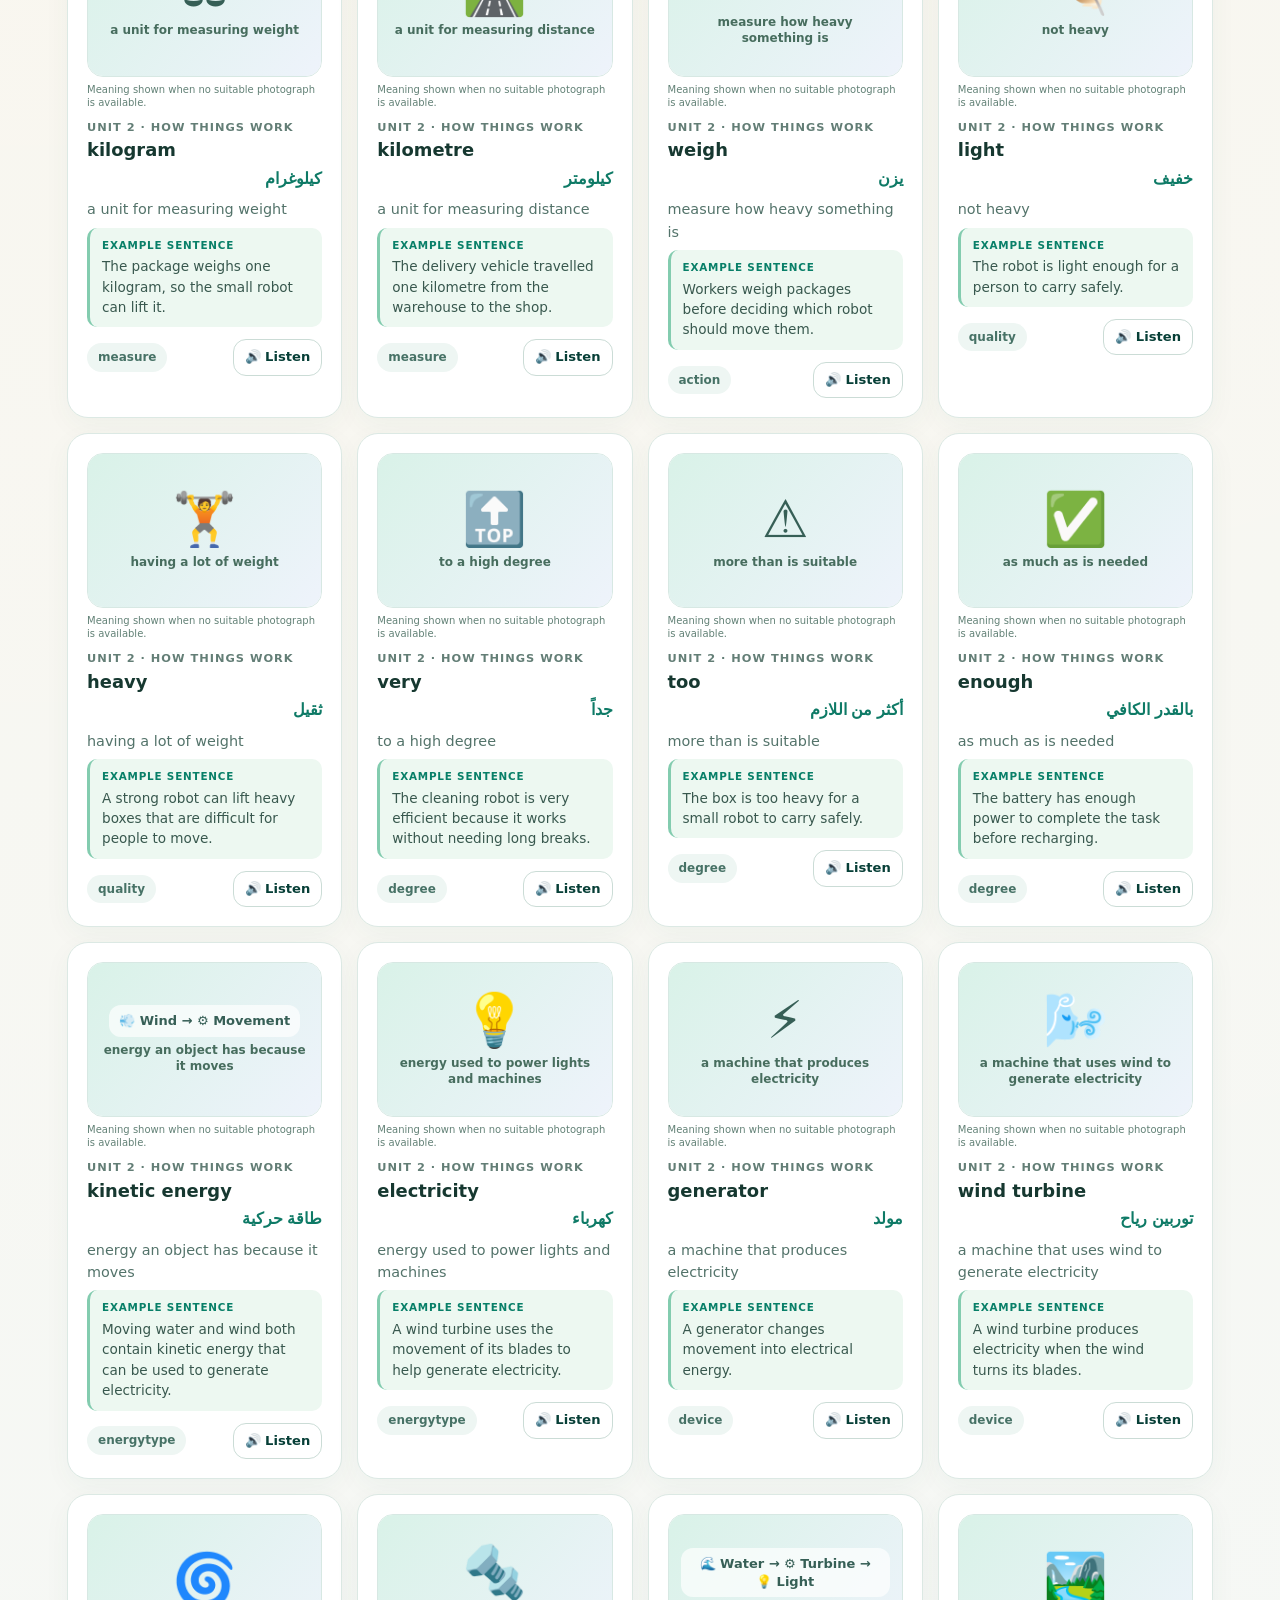
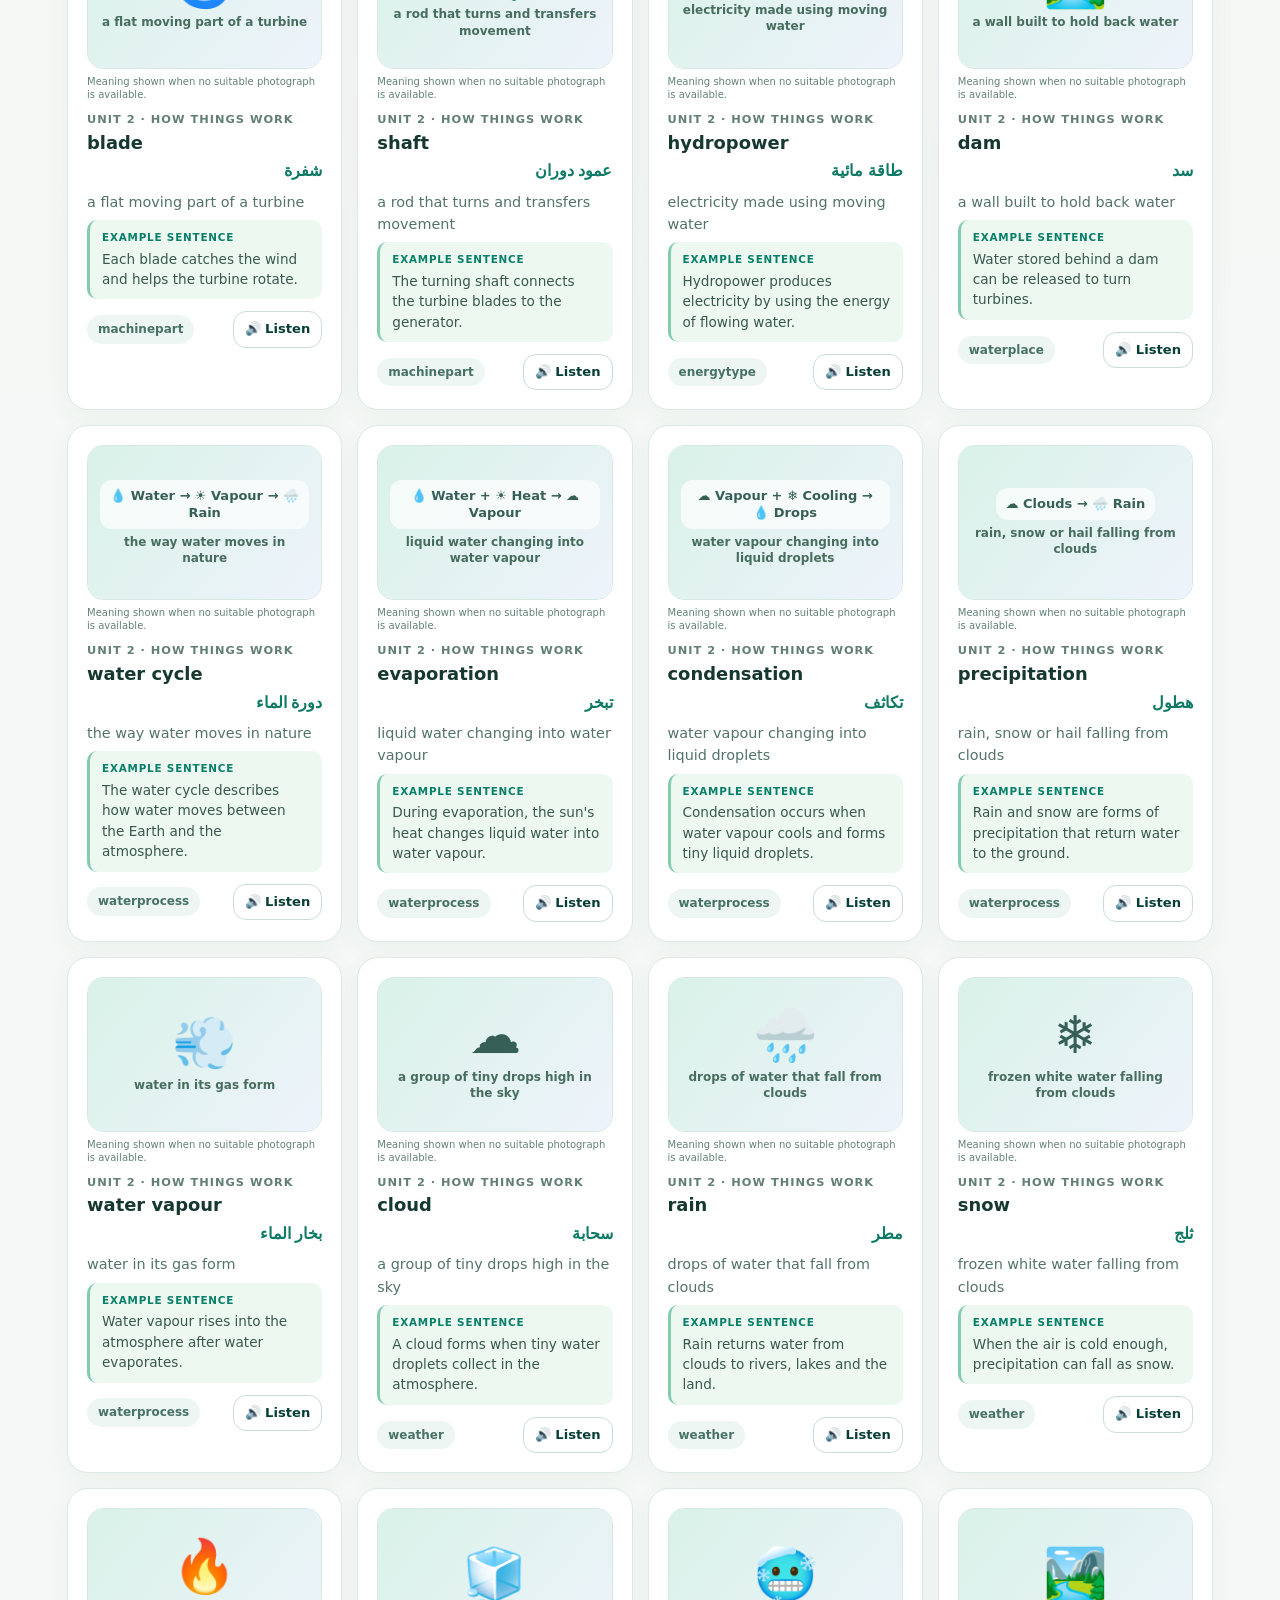
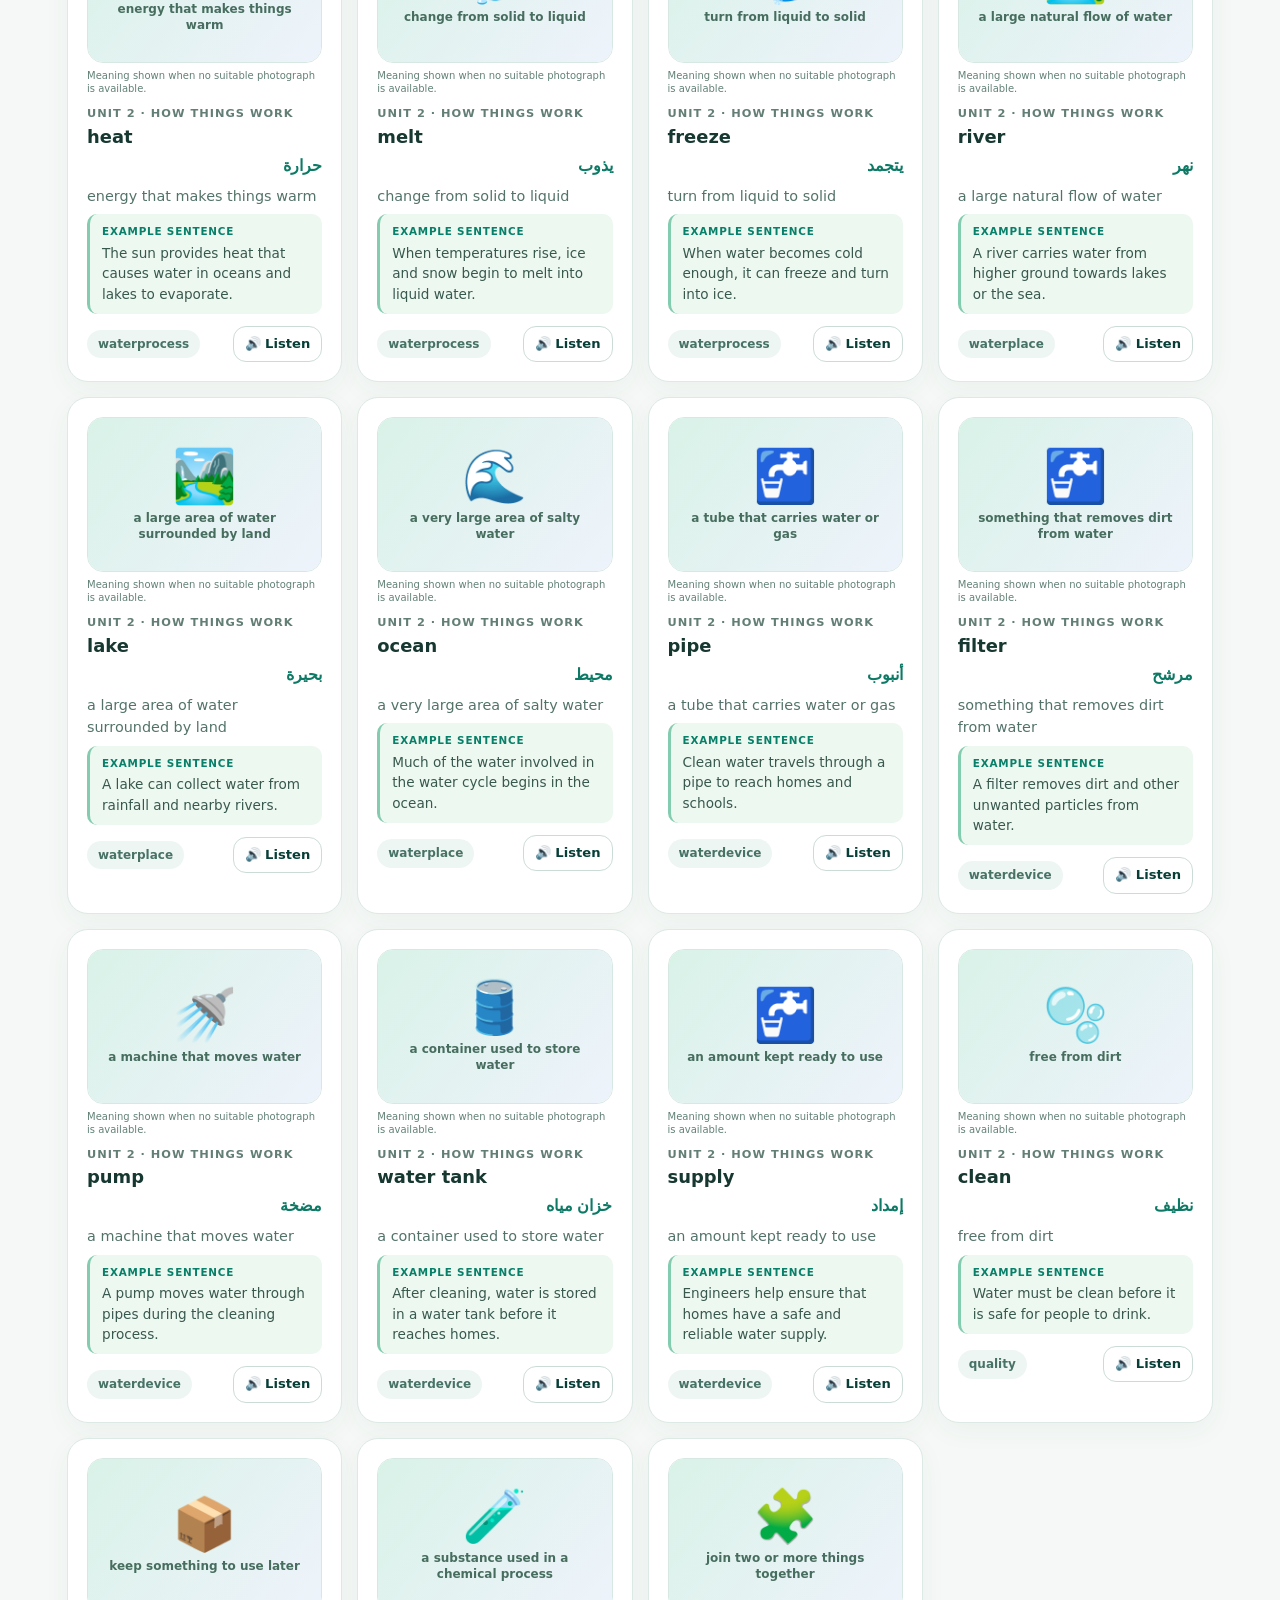
<file: picture-dictionary/index.html>
<!doctype html><html lang="en"><head><meta charset="UTF-8"><meta name="viewport" content="width=device-width,initial-scale=1"><meta name="theme-color" content="#073f37"><meta name="description" content="Grade 7 English practice for UAE Cycle 2, Units 1–4"><title>Grade 7 Illustrated Wordbook · Ms. Ebtisam Alkeebali</title><style>:root{--bg:#f5f8f6;--ink:#163830;--muted:#617d76;--teal:#087f68;--dark:#073f37;--mint:#d8f3e8;--gold:#ffe3a5;--coral:#eb785e;--line:#dce9e4;--white:#fff;--shade:0 14px 44px rgba(21,71,61,.09)}
*{box-sizing:border-box}html{scroll-behavior:smooth}body{margin:0;color:var(--ink);background:radial-gradient(circle at 95% 0%,#e0f5ee 0%,transparent 28%),radial-gradient(circle at 3% 25%,#fff4e5,transparent 24%),var(--bg);font:16px/1.55 system-ui,-apple-system,BlinkMacSystemFont,"Segoe UI",sans-serif}button,input,select{font:inherit}button{cursor:pointer}button:disabled{cursor:not-allowed;opacity:.48}a{color:var(--teal)}.wrap{max-width:1190px;margin:0 auto;padding:0 22px}.topbar{position:sticky;z-index:10;top:0;background:rgba(255,255,255,.95);border-bottom:1px solid var(--line);backdrop-filter:blur(15px)}.top-inner{height:72px;display:flex;align-items:center;justify-content:space-between;gap:20px}.brand{display:flex;align-items:center;gap:12px;font-size:1.14rem;font-weight:900;letter-spacing:-.5px}.brand-icon{width:42px;height:42px;border-radius:14px;display:grid;place-items:center;background:#daf4e9;font-size:24px}.brand small{display:block;font-size:.7rem;color:var(--muted);font-weight:700;letter-spacing:1.4px}.nav{display:flex;gap:6px;flex-wrap:wrap}.nav button{background:none;border:0;border-radius:12px;padding:9px 13px;color:#49685e;font-weight:750}.nav button.active,.nav button:hover{background:#d9f4e9;color:var(--dark)}.hero{margin:28px 0 22px;background:linear-gradient(122deg,#063e36,#087b67 72%,#08a88b);border-radius:28px;color:white;overflow:hidden;display:flex;min-height:240px;position:relative;box-shadow:var(--shade)}.hero:after{content:'✦ ✧ ✦';position:absolute;right:6%;top:0;transform:rotate(12deg);font-size:125px;letter-spacing:20px;opacity:.13}.hero-copy{padding:36px 38px;position:relative;z-index:2;max-width:820px}.eyebrow{font-size:.73rem;letter-spacing:2.2px;text-transform:uppercase;font-weight:900;opacity:.8}.hero h1{font-size:clamp(2rem,4vw,3.05rem);line-height:1.08;margin:9px 0 15px;letter-spacing:-1.5px}.hero p{opacity:.91;max-width:660px;margin:0}.hero-stats{display:flex;flex-wrap:wrap;gap:10px;margin-top:22px}.stat{background:rgba(255,255,255,.12);padding:7px 13px;border:1px solid rgba(255,255,255,.21);border-radius:24px;font-size:.83rem;font-weight:800}.sectionbar{display:flex;align-items:end;justify-content:space-between;gap:14px;margin:25px 0 15px;flex-wrap:wrap}.sectionbar h2{margin:0;font-size:1.6rem;letter-spacing:-.7px}.sectionbar p{margin:2px 0 0;color:var(--muted)}.card{background:white;border:1px solid var(--line);border-radius:21px;box-shadow:0 8px 28px rgba(32,84,67,.045)}.pad{padding:24px}.grid{display:grid;grid-template-columns:repeat(3,minmax(0,1fr));gap:15px}.grid4{grid-template-columns:repeat(4,minmax(0,1fr))}.cta{border:0;border-radius:13px;padding:12px 20px;font-weight:850;display:inline-flex;align-items:center;justify-content:center;gap:9px;transition:.18s;box-shadow:none}.cta.primary{background:var(--teal);color:white}.cta.primary:hover{background:#056c59;transform:translateY(-1px)}.cta.soft{background:#e5f5ee;color:var(--dark)}.cta.outline{background:white;border:1px solid #cbdcd6;color:var(--dark)}.cta.danger{background:#fff0ec;color:#a84130}.cta.tiny{padding:7px 11px;font-size:.82rem}.cta:focus-visible,.option:focus-visible,input:focus-visible,select:focus-visible{outline:3px solid #eeb64c;outline-offset:2px}.control{padding:10px 13px;border:1px solid #cadcd6;border-radius:12px;background:#fff;color:var(--dark)}.filters{display:flex;gap:10px;flex-wrap:wrap;align-items:center}.filters input{min-width:240px}.pill{display:inline-block;border-radius:50px;padding:5px 11px;font-size:.75rem;font-weight:850;background:#eef6f3;color:#477266}.pill.easy{background:#e0f6e9;color:#137a4c}.pill.moderate{background:#fff2d6;color:#a36b0d}.pill.challenging{background:#ffe7e1;color:#b94a35}.word-card{padding:19px;min-height:250px;position:relative;overflow:hidden}.word-art{height:109px;border-radius:16px;background:linear-gradient(145deg,#d1f1e7,#ebfbf5);display:flex;align-items:center;justify-content:center;font-size:66px;text-shadow:0 4px 3px rgba(0,0,0,.08);margin-bottom:13px}.word-art.unit2{background:linear-gradient(135deg,#e3efff,#d4f5f1)}.word-art.unit3{background:linear-gradient(135deg,#fff0d5,#fbe4e6)}.word-art.unit4{background:linear-gradient(135deg,#f0eaff,#e6f4fe)}
/* Real reference photographs replace potentially confusing emoji-based illustrations. */
.word-art.photo-art{position:relative;overflow:hidden;text-shadow:none;font-size:14px;padding:0;display:flex;align-items:center;justify-content:center;border:1px solid #d7e8e3;background:#edf5f1}
.word-art.photo-art img{display:block;width:100%;height:100%;object-fit:cover;border:0}
.word-art.photo-art .photo-label{position:absolute;bottom:0;left:0;right:0;background:linear-gradient(transparent,rgba(9,42,39,.88));color:white;padding:23px 8px 7px;font-size:12px;font-weight:800;text-align:left;line-height:1.15}
.word-art.photo-art .photo-loading{padding:9px 15px;text-align:center;color:#476c61;line-height:1.35;font-size:12px}
.word-art.photo-art .photo-loading b{display:block;font-size:17px;color:#0e6554;margin:0 0 4px}
.word-art.photo-art .photo-fallback{padding:10px 13px;text-align:center;color:#365f56;font-size:12px;line-height:1.35}
.word-art.photo-art .photo-fallback b{display:block;color:#116b59;font-size:18px;margin-bottom:5px}
.word-photo-source{display:block}
.word-card .source-note{font-size:10px;line-height:1.3;color:#628176;margin:-7px 0 10px;min-height:18px}
.word-card .source-note a{color:#176b66;text-decoration:underline}
.word-card h3{font-size:1.12rem;margin:0 0 2px}.arabic{font-family:Tahoma,"Noto Naskh Arabic",Arial,sans-serif;direction:rtl;color:#0e7a66;font-weight:850;font-size:1.02rem}.word-card .mean{color:#53736a;font-size:.9rem;margin:7px 0}.example{font-size:.83rem;background:#f5f9f7;border-left:3px solid #83ccaf;padding:9px;border-radius:5px;color:#38584e}.word-foot{margin-top:12px;display:flex;justify-content:space-between;gap:8px;align-items:center}.unit-tag{font-size:.71rem;text-transform:uppercase;letter-spacing:1px;color:#637e76;font-weight:800}.muted{color:var(--muted)}.footer{padding:32px 0 48px;color:#648078;font-size:.82rem;text-align:center}.setup-grid{display:grid;grid-template-columns:repeat(3,minmax(0,1fr));gap:15px}.mode-card{padding:25px;display:flex;flex-direction:column;align-items:start;gap:13px}.mode-art{font-size:43px;background:#edf7f2;display:grid;place-items:center;width:70px;height:70px;border-radius:20px}.mode-card h3{font-size:1.2rem;margin:0}.mode-card p{color:var(--muted);margin:0;flex:1;font-size:.92rem}.field{display:flex;flex-direction:column;gap:5px;font-size:.8rem;font-weight:800;color:#40675c}.field input,.field select{padding:11px;border-radius:10px;border:1px solid #bcd8cd;background:#fff;min-width:0}.form-row{display:grid;grid-template-columns:repeat(3,minmax(0,1fr));gap:14px}.quiz-shell{display:grid;grid-template-columns:minmax(0,1fr) 255px;gap:19px;align-items:start}.timer{font-weight:950;font-size:1.6rem;letter-spacing:.3px;color:var(--dark);font-variant-numeric:tabular-nums}.timer.low{color:#c64f3c}.progress-track{height:10px;border-radius:50px;background:#e5f1ed;overflow:hidden;margin:12px 0}.progress-fill{background:linear-gradient(90deg,#0ab188,#31b795);height:100%;transition:width .24s}.question{font-size:clamp(1.2rem,2vw,1.56rem);line-height:1.5;font-weight:850;margin:16px 0}.options{display:grid;gap:10px}.option{width:100%;text-align:left;display:flex;align-items:center;gap:15px;border:2px solid #e0ebe7;border-radius:15px;background:#fff;color:var(--dark);font-weight:740;padding:14px 17px}.option:hover:not(:disabled){background:#f0fbf6;border-color:#8ecbb4}.option .letter{flex:0 0 35px;width:35px;height:35px;border-radius:11px;background:#edf6f2;display:grid;place-items:center;font-weight:900}.option.selected{border-color:#0ba07e;background:#edfaf5}.option.wrong{border-color:#e87f67;background:#fff1ed}.feedback{border-radius:16px;padding:18px 20px;margin-top:20px;border:1px solid #b4decc;background:#f1fbf5}.feedback.bad{background:#fff6ec;border-color:#f3d2a5}.feedback h3{margin:0 0 7px}.feedback p{margin:5px 0}.feedback .evidence{padding:10px 13px;border-left:4px solid #18a784;background:#fff;border-radius:8px;margin:10px 0;color:#255b4b}.side{position:sticky;top:93px;padding:20px}.side p{font-size:.85rem;color:var(--muted)}.mark{background:#ffdf8f;border-radius:4px;padding:0 3px;box-decoration-break:clone}.passage{font-size:1.02rem;line-height:1.93;letter-spacing:.05px;color:#29463d}.passage p{margin:0 0 16px}.reading-shell{display:grid;grid-template-columns:minmax(0,1.24fr) minmax(0,.95fr);gap:17px;align-items:start}.reading-panel{max-height:70vh;overflow:auto;position:sticky;top:92px}.read-q{position:sticky;top:90px}.back{border:0;background:none;color:#16765f;font-weight:850;padding:6px 0}.results{text-align:center;padding:38px}.results .big{font-size:3.8rem;font-weight:1000;color:#087e66;line-height:1.2}.results h2{margin:8px 0;font-size:1.9rem}.badgelist{display:flex;gap:8px;flex-wrap:wrap}.helptext{font-size:.85rem;color:#6a857a}.numbered{font-feature-settings:'tnum'}.notice{padding:16px 20px;background:#fff8e8;border-left:4px solid #efbb62;border-radius:9px;color:#74532e}.empty{padding:45px 20px;text-align:center;color:var(--muted)}.hide{display:none!important}@media(max-width:950px){.grid4{grid-template-columns:repeat(3,minmax(0,1fr))}.reading-shell,.quiz-shell{grid-template-columns:1fr}.reading-panel,.read-q,.side{position:static;max-height:none}.setup-grid{grid-template-columns:repeat(2,minmax(0,1fr))}}@media(max-width:650px){.wrap{padding:0 12px}.top-inner{height:auto;min-height:67px;padding:10px 0;flex-wrap:wrap}.nav{width:100%;justify-content:flex-start;gap:0}.nav button{font-size:.79rem;padding:7px 10px}.hero{border-radius:20px;min-height:200px}.hero-copy{padding:26px 22px}.grid,.grid4,.setup-grid,.form-row{grid-template-columns:1fr}.word-card{min-height:0}.word-art{height:92px}.reading-shell,.quiz-shell{gap:11px}.pad{padding:17px}.question{font-size:1.18rem}.side{order:-1}.filters input{min-width:0;width:100%}}

.unit-divider{grid-column:1/-1;background:linear-gradient(110deg,#06463e,#087f68);color:white;padding:13px 19px;border-radius:13px;margin-top:12px;font-weight:900;font-size:1.2rem;break-after:avoid}
.word-card{break-inside:avoid;page-break-inside:avoid}.word-card .photo-art{height:155px}
.word-card .example{font-size:.85rem;line-height:1.5;background:#edf8f1;padding:10px 12px;border-radius:10px}
.word-card .example:before{content:"EXAMPLE SENTENCE";font-size:.65rem;color:#087f68;letter-spacing:.8px;font-weight:900;display:block;margin-bottom:3px}
.word-art.photo-art .photo-fallback{height:100%;display:flex;flex-direction:column;align-items:center;justify-content:center;gap:5px;width:100%;background:linear-gradient(130deg,#d9f2e8,#eef3fb);padding:12px;text-align:center}
.photo-fallback .visual-icon{font-size:52px;line-height:1.1}.photo-fallback .mini-diagram{font-size:13px;font-weight:850;background:#ffffffaf;padding:7px 10px;border-radius:12px}.photo-fallback .mini-desc{font-size:12px;font-weight:700;color:#476d5e}.picture-actions{display:flex;align-items:center;flex-wrap:wrap;gap:10px;margin-bottom:18px}
@page{size:A4;margin:10mm}
@media print{.topbar,.picture-actions,.filters,.word-foot button,.hero-stats,.source-note{display:none!important}body{-webkit-print-color-adjust:exact;print-color-adjust:exact;background:white!important}.hero{min-height:0;margin:0;padding:10px;box-shadow:none}.hero-copy{padding:4px}.hero h1{font-size:24px;margin:0}.hero p{font-size:10px}.wrap{max-width:none;padding:0}.grid4{grid-template-columns:repeat(2,minmax(0,1fr))!important;gap:8px!important}.word-card{box-shadow:none;padding:8px!important}.word-card .photo-art{height:90px}.photo-fallback .visual-icon{font-size:34px}.word-card h3{font-size:13px!important}.word-card .arabic{font-size:12px!important}.word-card .mean,.word-card .example{font-size:10px!important}.unit-divider{font-size:14px}}
</style></head><body><header class="topbar"><div class="wrap top-inner"><div class="brand"><span class="brand-icon">🌿</span><span>WORD EXPLORER ACADEMY<small>GRADE 7 • ENGLISH • CYCLE 2</small></span></div><nav class="nav" id="nav"></nav></div></header><main class="wrap" id="app"></main><footer class="wrap footer">Independent classroom revision resource based on Grade 7 English Units 1–4. Not an official Ministry exam. • Works offline / on Netlify.</footer><script>const WORDS=[{"id":"1-1","u":1,"word":"healthy","ar":"صحي","meaning":"good for your body","icon":"🥗","example":"A healthy lifestyle includes regular exercise, enough sleep and balanced meals.","group":"quality"},{"id":"1-2","u":1,"word":"unhealthy","ar":"غير صحي","meaning":"not good for your body","icon":"🍟","example":"Skipping breakfast and eating too much fast food can lead to unhealthy habits.","group":"quality"},{"id":"1-3","u":1,"word":"fresh","ar":"طازج","meaning":"recently picked or made","icon":"🥕","example":"The nutritionist recommends fresh vegetables because they contain essential nutrients.","group":"quality"},{"id":"1-4","u":1,"word":"balanced","ar":"متوازن","meaning":"containing the right amounts","icon":"⚖️","example":"A balanced diet provides the body with the vitamins, protein and energy it needs.","group":"quality"},{"id":"1-5","u":1,"word":"strong","ar":"قوي","meaning":"having physical strength","icon":"💪","example":"Protein helps children develop strong muscles when they are physically active.","group":"quality"},{"id":"1-6","u":1,"word":"active","ar":"نشيط","meaning":"moving or exercising often","icon":"🏃","example":"Students who walk or play sport regularly are more likely to remain active.","group":"quality"},{"id":"1-7","u":1,"word":"delicious","ar":"لذيذ","meaning":"having a very pleasant taste","icon":"😋","example":"A healthy meal can be delicious when it contains fresh herbs and vegetables.","group":"quality"},{"id":"1-8","u":1,"word":"low-fat","ar":"قليل الدسم","meaning":"containing only a small amount of fat","icon":"🥛","example":"The family chose low-fat yoghurt as part of their balanced breakfast.","group":"quality"},{"id":"1-9","u":1,"word":"food","ar":"طعام","meaning":"things people and animals eat","icon":"🍽️","example":"Different types of food provide different nutrients that help our bodies function.","group":"food"},{"id":"1-10","u":1,"word":"fruit","ar":"فاكهة","meaning":"sweet food grown on plants or trees","icon":"🍎","example":"Eating fruit every day can provide vitamins that support the immune system.","group":"food"},{"id":"1-11","u":1,"word":"vegetables","ar":"خضراوات","meaning":"plants we eat as part of meals","icon":"🥦","example":"The doctor advised the students to include vegetables in both lunch and dinner.","group":"food"},{"id":"1-12","u":1,"word":"beans","ar":"فاصولياء","meaning":"seeds used as nutritious food","icon":"🫘","example":"Beans are a useful source of protein for people who do not eat meat.","group":"food"},{"id":"1-13","u":1,"word":"spinach","ar":"سبانخ","meaning":"a green leafy vegetable","icon":"🥬","example":"Spinach is a leafy vegetable that contains vitamins and minerals.","group":"food"},{"id":"1-14","u":1,"word":"garlic","ar":"ثوم","meaning":"a strong-smelling vegetable used in cooking","icon":"🧄","example":"Some families add garlic to meals because it improves flavour.","group":"food"},{"id":"1-15","u":1,"word":"carrots","ar":"جزر","meaning":"long orange vegetables","icon":"🥕","example":"The nutritionist explained that carrots contain nutrients that support eye health.","group":"food"},{"id":"1-16","u":1,"word":"protein","ar":"بروتين","meaning":"a nutrient that helps build and repair the body","icon":"🥚","example":"Eggs, fish and beans contain protein, which helps the body repair muscles.","group":"nutrient"},{"id":"1-17","u":1,"word":"vitamins","ar":"فيتامينات","meaning":"substances needed to stay healthy","icon":"🍊","example":"A variety of fruit and vegetables provides important vitamins for a healthy diet.","group":"nutrient"},{"id":"1-18","u":1,"word":"carbohydrates","ar":"كربوهيدرات","meaning":"nutrients that give the body energy","icon":"🍞","example":"Rice, bread and potatoes contain carbohydrates that give the body energy.","group":"nutrient"},{"id":"1-19","u":1,"word":"fat","ar":"دهون","meaning":"a nutrient that supplies energy","icon":"🧈","example":"Although the body needs some fat, eating too much can be unhealthy.","group":"nutrient"},{"id":"1-20","u":1,"word":"calcium","ar":"كالسيوم","meaning":"a mineral that helps bones stay strong","icon":"🥛","example":"Milk and some green vegetables contain calcium, which is important for bones.","group":"nutrient"},{"id":"1-21","u":1,"word":"energy","ar":"طاقة","meaning":"the ability to move and do things","icon":"⚡","example":"Students should eat breakfast because their bodies need energy to concentrate in class.","group":"nutrient"},{"id":"1-22","u":1,"word":"muscle","ar":"عضلة","meaning":"body tissue used for movement","icon":"💪","example":"Regular physical activity can strengthen each muscle and improve fitness.","group":"body"},{"id":"1-23","u":1,"word":"eyes","ar":"عيون","meaning":"parts of the body used for seeing","icon":"👀","example":"Carrots contain vitamins that help us keep our eyes healthy.","group":"body"},{"id":"1-24","u":1,"word":"diet","ar":"نظام غذائي","meaning":"the foods a person usually eats","icon":"🥗","example":"The nutritionist suggested improving the student's diet by reducing sugary snacks.","group":"health"},{"id":"1-25","u":1,"word":"exercise","ar":"تمرين رياضي","meaning":"physical movement that keeps us fit","icon":"🚴","example":"Regular exercise and healthy meals are both important for a balanced lifestyle.","group":"health"},{"id":"1-26","u":1,"word":"breakfast","ar":"فطور","meaning":"the first meal of the day","icon":"🥣","example":"Students should not skip breakfast because it can affect their concentration.","group":"meal"},{"id":"1-27","u":1,"word":"meal","ar":"وجبة","meaning":"food eaten at one time","icon":"🍽️","example":"A balanced meal usually contains vegetables, a protein source and carbohydrates.","group":"meal"},{"id":"1-28","u":1,"word":"recipe","ar":"وصفة طعام","meaning":"instructions for making a dish","icon":"📃","example":"The cooking programme explained a recipe for using vegetables left from yesterday.","group":"foodprocess"},{"id":"1-29","u":1,"word":"ingredients","ar":"مكونات","meaning":"foods needed to prepare a dish","icon":"🥣","example":"Read the list of ingredients before following the instructions in a recipe.","group":"foodprocess"},{"id":"1-30","u":1,"word":"leftovers","ar":"بقايا الطعام","meaning":"food remaining after a meal","icon":"🥡","example":"The family stored the leftovers in the fridge to reduce food waste.","group":"foodprocess"},{"id":"1-31","u":1,"word":"food waste","ar":"هدر الطعام","meaning":"food thrown away without being eaten","icon":"🗑️","example":"Planning meals and saving extra portions are effective ways to reduce food waste.","group":"foodprocess"},{"id":"1-32","u":1,"word":"recycle","ar":"يعيد التدوير","meaning":"use something again to make a new product","icon":"♻️","example":"Students should recycle suitable packaging instead of throwing it into general rubbish.","group":"action"},{"id":"1-33","u":1,"word":"throw away","ar":"يرمي","meaning":"put something in the rubbish","icon":"🗑️","example":"Before you throw away edible food, consider how it could be used in another meal.","group":"action"},{"id":"1-34","u":1,"word":"avoid","ar":"يتجنب","meaning":"stay away from something","icon":"🚫","example":"The nutritionist advised students to avoid eating too many sugary snacks.","group":"action"},{"id":"1-35","u":1,"word":"skip","ar":"يتخطى","meaning":"miss something on purpose","icon":"⏭️","example":"Students who skip breakfast may find it more difficult to concentrate.","group":"action"},{"id":"1-36","u":1,"word":"both","ar":"كلاهما","meaning":"the two things together","icon":"✌️","example":"A healthy breakfast can include both whole grains and fresh fruit.","group":"link"},{"id":"1-37","u":1,"word":"also","ar":"أيضًا","meaning":"in addition","icon":"➕","example":"Vegetables provide vitamins, and they also help us maintain a balanced diet.","group":"link"},{"id":"1-38","u":1,"word":"first","ar":"أولاً","meaning":"at the beginning","icon":"1️⃣","example":"First, wash the vegetables carefully before preparing the meal.","group":"sequence"},{"id":"1-39","u":1,"word":"next","ar":"بعد ذلك","meaning":"immediately after a step","icon":"➡️","example":"Next, cut the vegetables and place them in a clean bowl.","group":"sequence"},{"id":"1-40","u":1,"word":"finally","ar":"أخيرًا","meaning":"at the end of a process","icon":"🏁","example":"Finally, serve the meal and store any leftovers safely.","group":"sequence"},{"id":"1-41","u":1,"word":"food chain","ar":"سلسلة غذائية","meaning":"a sequence showing what eats what","icon":"🔗","example":"In a simple food chain, grass is eaten by a gazelle, which may be eaten by a lion.","group":"ecology"},{"id":"1-42","u":1,"word":"food web","ar":"شبكة غذائية","meaning":"several connected food chains","icon":"🕸️","example":"A food web shows how several food chains are linked within the same ecosystem.","group":"ecology"},{"id":"1-43","u":1,"word":"producer","ar":"منتج","meaning":"a living thing that makes its own food","icon":"🌱","example":"A green plant is a producer because it makes its own food using sunlight.","group":"ecosystemrole"},{"id":"1-44","u":1,"word":"consumer","ar":"مستهلك","meaning":"a living thing that gets food by eating others","icon":"🐇","example":"A rabbit is a consumer because it obtains energy by eating plants.","group":"ecosystemrole"},{"id":"1-45","u":1,"word":"predator","ar":"مفترس","meaning":"an animal that hunts another animal","icon":"🦊","example":"A predator hunts another animal in order to obtain food and energy.","group":"ecosystemrole"},{"id":"1-46","u":1,"word":"prey","ar":"فريسة","meaning":"an animal hunted for food","icon":"🐁","example":"In the savanna, a gazelle may become prey for a hunting lion.","group":"ecosystemrole"},{"id":"1-47","u":1,"word":"herbivore","ar":"حيوان عاشب","meaning":"an animal that eats plants","icon":"🦌","example":"A gazelle is a herbivore because it feeds mainly on plants.","group":"animaldiet"},{"id":"1-48","u":1,"word":"carnivore","ar":"حيوان لاحم","meaning":"an animal that eats other animals","icon":"🦁","example":"A lion is a carnivore because its diet includes other animals.","group":"animaldiet"},{"id":"1-49","u":1,"word":"omnivore","ar":"حيوان قارت","meaning":"an animal that eats plants and animals","icon":"🐻","example":"An omnivore can eat both plant material and animals.","group":"animaldiet"},{"id":"1-50","u":1,"word":"species","ar":"نوع من الكائنات","meaning":"a group of similar living things","icon":"🐾","example":"Each species has a role in maintaining the balance of its ecosystem.","group":"ecology"},{"id":"1-51","u":1,"word":"ecosystem","ar":"نظام بيئي","meaning":"living things and their environment together","icon":"🌳","example":"A balanced ecosystem depends on relationships between living things and their environment.","group":"ecology"},{"id":"1-52","u":1,"word":"connected","ar":"مترابط","meaning":"joined or related to each other","icon":"🔗","example":"Plants and animals are connected because energy passes between them through food chains.","group":"ecology"},{"id":"1-53","u":1,"word":"keystone species","ar":"نوع محوري","meaning":"a species that strongly affects an ecosystem","icon":"🐘","example":"Elephants are a keystone species because their behaviour affects other organisms in the savanna.","group":"ecosystemrole"},{"id":"1-54","u":1,"word":"primary consumer","ar":"مستهلك أولي","meaning":"an animal that eats producers","icon":"🐐","example":"A gazelle is a primary consumer because it receives energy directly from plants.","group":"ecosystemrole"},{"id":"1-55","u":1,"word":"secondary consumer","ar":"مستهلك ثانوي","meaning":"an animal that eats primary consumers","icon":"🐍","example":"A snake can act as a secondary consumer when it eats a mouse.","group":"ecosystemrole"},{"id":"1-56","u":1,"word":"top predator","ar":"مفترس قمّي","meaning":"an animal at the top of a food chain","icon":"🦅","example":"A top predator has few natural enemies at the highest level of a food chain.","group":"ecosystemrole"},{"id":"1-57","u":1,"word":"trophic level","ar":"مستوى غذائي","meaning":"a feeding level in a food chain","icon":"📊","example":"Each trophic level represents a position through which energy passes in a food chain.","group":"ecology"},{"id":"1-58","u":1,"word":"variety","ar":"تنوع","meaning":"many different kinds of things","icon":"🥗","example":"A healthy ecosystem contains a variety of species that depend on one another.","group":"ecology"},{"id":"2-59","u":2,"word":"robot","ar":"روبوت","meaning":"a machine that can perform tasks automatically","icon":"🤖","example":"A robot is a machine that can perform tasks using a control system and specialised parts.","group":"device"},{"id":"2-60","u":2,"word":"engineer","ar":"مهندس","meaning":"a person who designs and builds machines","icon":"👩‍🔧","example":"An engineer designed a robot that could move heavy boxes in a warehouse.","group":"person"},{"id":"2-61","u":2,"word":"machine","ar":"آلة","meaning":"a device that helps perform work","icon":"⚙️","example":"A machine uses power to help people carry out a specific task.","group":"device"},{"id":"2-62","u":2,"word":"sensor","ar":"مستشعر","meaning":"a part that detects changes around it","icon":"📡","example":"A robot uses a sensor to detect objects in its surroundings.","group":"robotpart"},{"id":"2-63","u":2,"word":"sensors","ar":"مستشعرات","meaning":"parts that detect things around a robot","icon":"📡","example":"The robot's sensors help it avoid furniture while cleaning the floor.","group":"robotpart"},{"id":"2-64","u":2,"word":"control system","ar":"نظام تحكم","meaning":"the part that tells a robot what to do","icon":"🧠","example":"The control system sends instructions to different parts of a robot.","group":"robotpart"},{"id":"2-65","u":2,"word":"frame","ar":"هيكل","meaning":"the structure supporting other parts","icon":"🦾","example":"The robot's frame supports its other parts and gives it a stable structure.","group":"robotpart"},{"id":"2-66","u":2,"word":"power supply","ar":"مصدر طاقة","meaning":"the part that provides energy to a machine","icon":"🔋","example":"A robot cannot operate without a power supply that provides energy.","group":"robotpart"},{"id":"2-67","u":2,"word":"tool","ar":"أداة","meaning":"something used to do a particular job","icon":"🛠️","example":"The painting robot uses a special tool to apply paint evenly.","group":"robotpart"},{"id":"2-68","u":2,"word":"wheel","ar":"عجلة","meaning":"a round part that rolls to move things","icon":"🛞","example":"Each wheel helps the robot move across the warehouse floor.","group":"robotpart"},{"id":"2-69","u":2,"word":"motor","ar":"محرك","meaning":"a part that produces movement","icon":"⚙️","example":"A motor provides the movement needed to turn the robot's wheels.","group":"robotpart"},{"id":"2-70","u":2,"word":"robot arm","ar":"ذراع روبوتية","meaning":"a moving robot part used to lift or hold things","icon":"🦾","example":"A robot arm can lift and position heavy materials accurately.","group":"robotpart"},{"id":"2-71","u":2,"word":"camera","ar":"كاميرا","meaning":"a device for taking pictures","icon":"📷","example":"The robot's camera collects images of objects in front of it.","group":"robotpart"},{"id":"2-72","u":2,"word":"shipping","ar":"شحن","meaning":"sending goods from one place to another","icon":"🚢","example":"A shipping company uses robots to move packages quickly through large warehouses.","group":"work"},{"id":"2-73","u":2,"word":"warehouse","ar":"مستودع","meaning":"a building where goods are stored","icon":"🏭","example":"A warehouse stores products before they are delivered to customers.","group":"place"},{"id":"2-74","u":2,"word":"recharge","ar":"يعيد الشحن","meaning":"fill a battery with power again","icon":"🔌","example":"The cleaning robot returns to its station to recharge its battery.","group":"action"},{"id":"2-75","u":2,"word":"kilogram","ar":"كيلوغرام","meaning":"a unit for measuring weight","icon":"⚖️","example":"The package weighs one kilogram, so the small robot can lift it.","group":"measure"},{"id":"2-76","u":2,"word":"kilometre","ar":"كيلومتر","meaning":"a unit for measuring distance","icon":"🛣️","example":"The delivery vehicle travelled one kilometre from the warehouse to the shop.","group":"measure"},{"id":"2-77","u":2,"word":"weigh","ar":"يزن","meaning":"measure how heavy something is","icon":"⚖️","example":"Workers weigh packages before deciding which robot should move them.","group":"action"},{"id":"2-78","u":2,"word":"light","ar":"خفيف","meaning":"not heavy","icon":"🪶","example":"The robot is light enough for a person to carry safely.","group":"quality"},{"id":"2-79","u":2,"word":"heavy","ar":"ثقيل","meaning":"having a lot of weight","icon":"🏋️","example":"A strong robot can lift heavy boxes that are difficult for people to move.","group":"quality"},{"id":"2-80","u":2,"word":"very","ar":"جداً","meaning":"to a high degree","icon":"🔝","example":"The cleaning robot is very efficient because it works without needing long breaks.","group":"degree"},{"id":"2-81","u":2,"word":"too","ar":"أكثر من اللازم","meaning":"more than is suitable","icon":"⚠️","example":"The box is too heavy for a small robot to carry safely.","group":"degree"},{"id":"2-82","u":2,"word":"enough","ar":"بالقدر الكافي","meaning":"as much as is needed","icon":"✅","example":"The battery has enough power to complete the task before recharging.","group":"degree"},{"id":"2-83","u":2,"word":"kinetic energy","ar":"طاقة حركية","meaning":"energy an object has because it moves","icon":"🌬️","example":"Moving water and wind both contain kinetic energy that can be used to generate electricity.","group":"energytype"},{"id":"2-84","u":2,"word":"electricity","ar":"كهرباء","meaning":"energy used to power lights and machines","icon":"💡","example":"A wind turbine uses the movement of its blades to help generate electricity.","group":"energytype"},{"id":"2-85","u":2,"word":"generator","ar":"مولد","meaning":"a machine that produces electricity","icon":"⚡","example":"A generator changes movement into electrical energy.","group":"device"},{"id":"2-86","u":2,"word":"wind turbine","ar":"توربين رياح","meaning":"a machine that uses wind to generate electricity","icon":"🌬️","example":"A wind turbine produces electricity when the wind turns its blades.","group":"device"},{"id":"2-87","u":2,"word":"blade","ar":"شفرة","meaning":"a flat moving part of a turbine","icon":"🌀","example":"Each blade catches the wind and helps the turbine rotate.","group":"machinepart"},{"id":"2-88","u":2,"word":"shaft","ar":"عمود دوران","meaning":"a rod that turns and transfers movement","icon":"🔩","example":"The turning shaft connects the turbine blades to the generator.","group":"machinepart"},{"id":"2-89","u":2,"word":"hydropower","ar":"طاقة مائية","meaning":"electricity made using moving water","icon":"💧","example":"Hydropower produces electricity by using the energy of flowing water.","group":"energytype"},{"id":"2-90","u":2,"word":"dam","ar":"سد","meaning":"a wall built to hold back water","icon":"🏞️","example":"Water stored behind a dam can be released to turn turbines.","group":"waterplace"},{"id":"2-91","u":2,"word":"water cycle","ar":"دورة الماء","meaning":"the way water moves in nature","icon":"🌧️","example":"The water cycle describes how water moves between the Earth and the atmosphere.","group":"waterprocess"},{"id":"2-92","u":2,"word":"evaporation","ar":"تبخر","meaning":"liquid water changing into water vapour","icon":"☀️","example":"During evaporation, the sun's heat changes liquid water into water vapour.","group":"waterprocess"},{"id":"2-93","u":2,"word":"condensation","ar":"تكاثف","meaning":"water vapour changing into liquid droplets","icon":"☁️","example":"Condensation occurs when water vapour cools and forms tiny liquid droplets.","group":"waterprocess"},{"id":"2-94","u":2,"word":"precipitation","ar":"هطول","meaning":"rain, snow or hail falling from clouds","icon":"🌧️","example":"Rain and snow are forms of precipitation that return water to the ground.","group":"waterprocess"},{"id":"2-95","u":2,"word":"water vapour","ar":"بخار الماء","meaning":"water in its gas form","icon":"💨","example":"Water vapour rises into the atmosphere after water evaporates.","group":"waterprocess"},{"id":"2-96","u":2,"word":"cloud","ar":"سحابة","meaning":"a group of tiny drops high in the sky","icon":"☁️","example":"A cloud forms when tiny water droplets collect in the atmosphere.","group":"weather"},{"id":"2-97","u":2,"word":"rain","ar":"مطر","meaning":"drops of water that fall from clouds","icon":"🌧️","example":"Rain returns water from clouds to rivers, lakes and the land.","group":"weather"},{"id":"2-98","u":2,"word":"snow","ar":"ثلج","meaning":"frozen white water falling from clouds","icon":"❄️","example":"When the air is cold enough, precipitation can fall as snow.","group":"weather"},{"id":"2-99","u":2,"word":"heat","ar":"حرارة","meaning":"energy that makes things warm","icon":"🔥","example":"The sun provides heat that causes water in oceans and lakes to evaporate.","group":"waterprocess"},{"id":"2-100","u":2,"word":"melt","ar":"يذوب","meaning":"change from solid to liquid","icon":"🧊","example":"When temperatures rise, ice and snow begin to melt into liquid water.","group":"waterprocess"},{"id":"2-101","u":2,"word":"freeze","ar":"يتجمد","meaning":"turn from liquid to solid","icon":"🥶","example":"When water becomes cold enough, it can freeze and turn into ice.","group":"waterprocess"},{"id":"2-102","u":2,"word":"river","ar":"نهر","meaning":"a large natural flow of water","icon":"🏞️","example":"A river carries water from higher ground towards lakes or the sea.","group":"waterplace"},{"id":"2-103","u":2,"word":"lake","ar":"بحيرة","meaning":"a large area of water surrounded by land","icon":"🏞️","example":"A lake can collect water from rainfall and nearby rivers.","group":"waterplace"},{"id":"2-104","u":2,"word":"ocean","ar":"محيط","meaning":"a very large area of salty water","icon":"🌊","example":"Much of the water involved in the water cycle begins in the ocean.","group":"waterplace"},{"id":"2-105","u":2,"word":"pipe","ar":"أنبوب","meaning":"a tube that carries water or gas","icon":"🚰","example":"Clean water travels through a pipe to reach homes and schools.","group":"waterdevice"},{"id":"2-106","u":2,"word":"filter","ar":"مرشح","meaning":"something that removes dirt from water","icon":"🚰","example":"A filter removes dirt and other unwanted particles from water.","group":"waterdevice"},{"id":"2-107","u":2,"word":"pump","ar":"مضخة","meaning":"a machine that moves water","icon":"🚿","example":"A pump moves water through pipes during the cleaning process.","group":"waterdevice"},{"id":"2-108","u":2,"word":"water tank","ar":"خزان مياه","meaning":"a container used to store water","icon":"🛢️","example":"After cleaning, water is stored in a water tank before it reaches homes.","group":"waterdevice"},{"id":"2-109","u":2,"word":"supply","ar":"إمداد","meaning":"an amount kept ready to use","icon":"🚰","example":"Engineers help ensure that homes have a safe and reliable water supply.","group":"waterdevice"},{"id":"2-110","u":2,"word":"clean","ar":"نظيف","meaning":"free from dirt","icon":"🫧","example":"Water must be clean before it is safe for people to drink.","group":"quality"},{"id":"2-111","u":2,"word":"store","ar":"يخزن","meaning":"keep something to use later","icon":"📦","example":"Large tanks store water until it is needed by homes and businesses.","group":"action"},{"id":"2-112","u":2,"word":"chemical","ar":"مادة كيميائية","meaning":"a substance used in a chemical process","icon":"🧪","example":"A small amount of a suitable chemical may be used in water treatment.","group":"science"},{"id":"2-113","u":2,"word":"combine","ar":"يجمع","meaning":"join two or more things together","icon":"🧩","example":"Engineers combine different robot parts to complete a useful machine.","group":"action"},{"id":"3-114","u":3,"word":"second language","ar":"لغة ثانية","meaning":"a language learned after your first language","icon":"🗣️","example":"Many students learn English as a second language so they can communicate internationally.","group":"language"},{"id":"3-115","u":3,"word":"first language","ar":"اللغة الأم","meaning":"the language a person learns first","icon":"👶","example":"A person's first language is usually the language learned at home in early childhood.","group":"language"},{"id":"3-116","u":3,"word":"foreign","ar":"أجنبي","meaning":"from another country","icon":"🌍","example":"Learning a foreign language can help travellers understand other cultures.","group":"description"},{"id":"3-117","u":3,"word":"translate","ar":"يترجم","meaning":"change words from one language into another","icon":"🔤","example":"A bilingual guide can translate information for visitors who speak different languages.","group":"communication"},{"id":"3-118","u":3,"word":"communicate","ar":"يتواصل","meaning":"share information with other people","icon":"💬","example":"People communicate across cultures through speaking, writing and digital technology.","group":"communication"},{"id":"3-119","u":3,"word":"business","ar":"عمل تجاري","meaning":"a company or activity that makes or sells things","icon":"🏢","example":"Studying another language can help people communicate with international business partners.","group":"work"},{"id":"3-120","u":3,"word":"reason","ar":"سبب","meaning":"why something happens or is done","icon":"❓","example":"One reason for learning another language is to communicate with people abroad.","group":"idea"},{"id":"3-121","u":3,"word":"visit","ar":"يزور","meaning":"go to see a person or place","icon":"🧳","example":"Many tourists visit the UAE to experience its culture and modern attractions.","group":"travelaction"},{"id":"3-122","u":3,"word":"country","ar":"دولة","meaning":"an area with its own government","icon":"🗺️","example":"The United Arab Emirates is a country that welcomes visitors from around the world.","group":"geography"},{"id":"3-123","u":3,"word":"continent","ar":"قارة","meaning":"one of Earth's large land areas","icon":"🌏","example":"Asia is the continent that includes the United Arab Emirates.","group":"geography"},{"id":"3-124","u":3,"word":"language","ar":"لغة","meaning":"a system of words used to speak and write","icon":"🗣️","example":"Learning a new language can improve communication when travelling.","group":"language"},{"id":"3-125","u":3,"word":"hobby","ar":"هواية","meaning":"an activity done for fun","icon":"🎨","example":"For some students, learning another language is an enjoyable hobby.","group":"idea"},{"id":"3-126","u":3,"word":"challenge","ar":"تحدٍ","meaning":"something difficult that needs effort","icon":"🏆","example":"Understanding unfamiliar vocabulary can be a challenge for new language learners.","group":"idea"},{"id":"3-127","u":3,"word":"advantage","ar":"ميزة","meaning":"a good point or benefit","icon":"👍","example":"An advantage of speaking another language is the ability to make friends abroad.","group":"opinion"},{"id":"3-128","u":3,"word":"drawback","ar":"عيب","meaning":"a disadvantage or negative point","icon":"👎","example":"One drawback of travelling by plane is the cost of the ticket.","group":"opinion"},{"id":"3-129","u":3,"word":"agree","ar":"يوافق","meaning":"have the same opinion","icon":"🤝","example":"I agree with the suggestion because public transport can reduce traffic.","group":"opinion"},{"id":"3-130","u":3,"word":"disagree","ar":"يختلف بالرأي","meaning":"have a different opinion","icon":"🙅","example":"I disagree with the proposal because it would increase the journey time.","group":"opinion"},{"id":"3-131","u":3,"word":"opinion","ar":"رأي","meaning":"what someone thinks about something","icon":"💭","example":"In my opinion, learning languages helps people understand different cultures.","group":"opinion"},{"id":"3-132","u":3,"word":"international","ar":"دولي","meaning":"involving more than one country","icon":"🌐","example":"An international airport welcomes passengers travelling between many countries.","group":"description"},{"id":"3-133","u":3,"word":"competition","ar":"مسابقة","meaning":"an event where people try to win","icon":"🏎️","example":"Students from different countries participated in an international competition.","group":"event"},{"id":"3-134","u":3,"word":"tourist","ar":"سائح","meaning":"a person travelling for pleasure","icon":"🧳","example":"A tourist may visit Dubai to explore museums, beaches and famous buildings.","group":"person"},{"id":"3-135","u":3,"word":"travel","ar":"يسافر","meaning":"go from one place to another","icon":"✈️","example":"Families can travel between the Emirates using different types of transport.","group":"travelaction"},{"id":"3-136","u":3,"word":"transport","ar":"وسائل النقل","meaning":"ways of moving people or goods","icon":"🚌","example":"Reliable transport helps visitors reach different destinations efficiently.","group":"travelaction"},{"id":"3-137","u":3,"word":"ship","ar":"سفينة","meaning":"a large boat for travelling on water","icon":"🚢","example":"A ship can transport large amounts of cargo between ports.","group":"transport"},{"id":"3-138","u":3,"word":"plane","ar":"طائرة","meaning":"an aircraft used for travel","icon":"✈️","example":"Travelling by plane is often faster than travelling long distances by road.","group":"transport"},{"id":"3-139","u":3,"word":"train","ar":"قطار","meaning":"vehicles joined together that run on tracks","icon":"🚆","example":"A train can carry many passengers between cities on the same route.","group":"transport"},{"id":"3-140","u":3,"word":"car","ar":"سيارة","meaning":"a road vehicle with four wheels","icon":"🚗","example":"The family travelled by car to visit the mountains in Ras Al Khaimah.","group":"transport"},{"id":"3-141","u":3,"word":"route","ar":"مسار","meaning":"the path taken between places","icon":"🛣️","example":"The guide recommended a route that included both historical and modern attractions.","group":"travel"},{"id":"3-142","u":3,"word":"journey","ar":"رحلة","meaning":"the act of travelling from one place to another","icon":"🚉","example":"During the journey, the travellers stopped to learn about local culture.","group":"travel"},{"id":"3-143","u":3,"word":"destination","ar":"وجهة","meaning":"the place someone is travelling to","icon":"📍","example":"The tourists chose the UAE as their destination because of its many attractions.","group":"travel"},{"id":"3-144","u":3,"word":"vacation","ar":"إجازة","meaning":"time away from school or work for rest","icon":"🏖️","example":"During their vacation, the visitors explored museums, beaches and mountains.","group":"travel"},{"id":"3-145","u":3,"word":"book","ar":"يحجز","meaning":"arrange a ticket or room in advance","icon":"🎫","example":"Travellers should book their tickets early when flights are busy.","group":"travelaction"},{"id":"3-146","u":3,"word":"traditional","ar":"تقليدي","meaning":"connected with older customs or ways","icon":"🏘️","example":"The visitors explored a traditional market to learn about Emirati culture.","group":"description"},{"id":"3-147","u":3,"word":"modern","ar":"حديث","meaning":"using new ideas and technology","icon":"🏙️","example":"The UAE combines modern buildings with important cultural traditions.","group":"description"},{"id":"3-148","u":3,"word":"special","ar":"مميز","meaning":"different from ordinary things","icon":"✨","example":"The museum organised a special exhibition about the history of the Emirates.","group":"description"},{"id":"3-149","u":3,"word":"ad","ar":"إعلان","meaning":"a message that tries to attract attention","icon":"📢","example":"A travel ad described the UAE as an exciting destination for visitors.","group":"communication"},{"id":"3-150","u":3,"word":"visitor","ar":"زائر","meaning":"someone who comes to a place","icon":"🚶","example":"Each visitor received a guide to the museum's most important exhibits.","group":"person"},{"id":"3-151","u":3,"word":"museum","ar":"متحف","meaning":"a building displaying objects of interest","icon":"🏛️","example":"A museum can help tourists understand a country's history and culture.","group":"place"},{"id":"3-152","u":3,"word":"mosque","ar":"مسجد","meaning":"a building where Muslims pray","icon":"🕌","example":"The mosque has a large dome, beautiful arches and detailed geometric patterns.","group":"place"},{"id":"3-153","u":3,"word":"beach","ar":"شاطئ","meaning":"land beside the sea","icon":"🏖️","example":"Many visitors enjoy relaxing on the beach during the cooler months.","group":"place"},{"id":"3-154","u":3,"word":"desert","ar":"صحراء","meaning":"a dry area with little rainfall","icon":"🏜️","example":"Tourists can learn about traditional life while exploring the desert.","group":"place"},{"id":"3-155","u":3,"word":"mountain","ar":"جبل","meaning":"a very high area of land","icon":"⛰️","example":"Jebel Jais is a mountain destination famous for its views.","group":"place"},{"id":"3-156","u":3,"word":"port","ar":"ميناء","meaning":"a place where ships load and unload goods","icon":"⚓","example":"Ships arrive at the port to load and unload goods.","group":"place"},{"id":"3-157","u":3,"word":"crop","ar":"محصول","meaning":"plants grown for food or sale","icon":"🌾","example":"Rice is a crop grown in countries with suitable warm and wet conditions.","group":"agriculture"},{"id":"3-158","u":3,"word":"grow","ar":"يزرع / ينمو","meaning":"produce plants or become bigger","icon":"🌱","example":"Farmers grow date palms in the UAE because the climate suits these plants.","group":"agriculture"},{"id":"3-159","u":3,"word":"produce","ar":"ينتج","meaning":"make or create something","icon":"🏭","example":"Some farms produce food that is sold to local and international markets.","group":"agriculture"},{"id":"3-160","u":3,"word":"cocoa","ar":"كاكاو","meaning":"seeds used to make chocolate","icon":"🍫","example":"Farmers harvest cocoa beans, which are used to make chocolate.","group":"foodorigin"},{"id":"3-161","u":3,"word":"chocolate","ar":"شوكولاتة","meaning":"a sweet food made from cocoa","icon":"🍫","example":"The process of making chocolate begins with beans from the cocoa tree.","group":"foodorigin"},{"id":"3-162","u":3,"word":"rice","ar":"أرز","meaning":"a grain eaten as food","icon":"🍚","example":"Rice is an important food crop in many Asian countries.","group":"foodorigin"},{"id":"3-163","u":3,"word":"tea","ar":"شاي","meaning":"a drink made from tea leaves","icon":"🫖","example":"Tea is made from leaves grown in several parts of the world.","group":"foodorigin"},{"id":"3-164","u":3,"word":"dates","ar":"تمر","meaning":"sweet fruit from date palms","icon":"🌴","example":"Many farms in the UAE produce dates from date palm trees.","group":"foodorigin"},{"id":"3-165","u":3,"word":"honey","ar":"عسل","meaning":"a sweet food made by bees","icon":"🍯","example":"Bees produce honey after collecting nectar from flowers.","group":"foodorigin"},{"id":"3-166","u":3,"word":"quantifier","ar":"أداة كمية","meaning":"a word showing how much or how many","icon":"🔢","example":"The word many is a quantifier used to describe a large number of countable items.","group":"grammar"},{"id":"3-167","u":3,"word":"few","ar":"قليل (معدود)","meaning":"a small number of countable things","icon":"🖐️","example":"Only a few visitors arrived before the museum opened.","group":"quantity"},{"id":"3-168","u":3,"word":"little","ar":"قليل (غير معدود)","meaning":"a small amount of something","icon":"🥛","example":"There is very little fresh water in some desert environments.","group":"quantity"},{"id":"3-169","u":3,"word":"many","ar":"العديد من (معدود)","meaning":"a large number of countable things","icon":"👥","example":"Many tourists visit the UAE during the winter.","group":"quantity"},{"id":"3-170","u":3,"word":"much","ar":"الكثير من (غير معدود)","meaning":"a large amount of something","icon":"💧","example":"How much water is needed to prepare the meal?","group":"quantity"},{"id":"4-171","u":4,"word":"pattern","ar":"نمط","meaning":"an arrangement that repeats","icon":"🧩","example":"A pattern may repeat the same shapes, colours or numbers in a regular order.","group":"patternword"},{"id":"4-172","u":4,"word":"repeat","ar":"يتكرر","meaning":"happen or appear again","icon":"🔁","example":"Geometric designs often repeat shapes to create a balanced appearance.","group":"patternword"},{"id":"4-173","u":4,"word":"sequence","ar":"تسلسل","meaning":"things arranged in a particular order","icon":"🔢","example":"Students studied the sequence to predict which number should come next.","group":"patternword"},{"id":"4-174","u":4,"word":"number","ar":"رقم","meaning":"a value used for counting","icon":"🔢","example":"Each number in the pattern follows a rule.","group":"math"},{"id":"4-175","u":4,"word":"sum","ar":"مجموع","meaning":"the result of adding numbers","icon":"➕","example":"The sum of two consecutive numbers can help students recognise a pattern.","group":"math"},{"id":"4-176","u":4,"word":"shape","ar":"شكل","meaning":"the form of an object","icon":"🔷","example":"Artists use a variety of geometric shapes in traditional designs.","group":"shape"},{"id":"4-177","u":4,"word":"circle","ar":"دائرة","meaning":"a round shape with no corners","icon":"🔵","example":"A circle has no straight sides or corners.","group":"shape"},{"id":"4-178","u":4,"word":"circular","ar":"دائري","meaning":"having the shape of a circle","icon":"⭕","example":"The artist used a circular design in the centre of the mosaic.","group":"shapeadj"},{"id":"4-179","u":4,"word":"triangle","ar":"مثلث","meaning":"a shape with three sides","icon":"🔺","example":"A triangle is a geometric shape with three straight sides.","group":"shape"},{"id":"4-180","u":4,"word":"triangular","ar":"مثلث الشكل","meaning":"shaped like a triangle","icon":"📐","example":"The wall design includes triangular shapes arranged in repeating rows.","group":"shapeadj"},{"id":"4-181","u":4,"word":"square","ar":"مربع","meaning":"a shape with four equal sides","icon":"🟥","example":"The pattern includes a square with four equal sides.","group":"shape"},{"id":"4-182","u":4,"word":"rectangle","ar":"مستطيل","meaning":"a shape with four right angles","icon":"▭","example":"A rectangle has four sides and four right angles.","group":"shape"},{"id":"4-183","u":4,"word":"hexagon","ar":"شكل سداسي","meaning":"a shape with six sides","icon":"⬡","example":"A hexagon has six sides and is commonly seen in honeycomb patterns.","group":"shape"},{"id":"4-184","u":4,"word":"hexagonal","ar":"سداسي الشكل","meaning":"having six sides","icon":"🍯","example":"The honeycomb contains many hexagonal cells arranged closely together.","group":"shapeadj"},{"id":"4-185","u":4,"word":"heptagon","ar":"شكل سباعي","meaning":"a shape with seven sides","icon":"7️⃣","example":"A heptagon is a polygon that has seven sides.","group":"shape"},{"id":"4-186","u":4,"word":"octagon","ar":"شكل ثماني","meaning":"a shape with eight sides","icon":"🛑","example":"An octagon has eight sides, unlike a hexagon, which has six.","group":"shape"},{"id":"4-187","u":4,"word":"spiral","ar":"حلزوني","meaning":"a shape that curves around a centre","icon":"🌀","example":"Some shells contain a spiral pattern that grows around a central point.","group":"shape"},{"id":"4-188","u":4,"word":"mixed pattern","ar":"نمط مختلط","meaning":"a pattern using different shapes or colours","icon":"🎨","example":"The carpet uses a mixed pattern of circles, triangles and squares.","group":"patternword"},{"id":"4-189","u":4,"word":"honeycomb","ar":"قرص العسل","meaning":"a structure of many connected hexagons","icon":"🍯","example":"The natural honeycomb is made from many hexagonal cells.","group":"naturepattern"},{"id":"4-190","u":4,"word":"shell","ar":"صدفة","meaning":"a hard covering on some animals","icon":"🐚","example":"The shell of a snail often develops a spiral as it grows.","group":"naturepattern"},{"id":"4-191","u":4,"word":"leopard","ar":"فهد مرقط","meaning":"a wild cat with spots","icon":"🐆","example":"A leopard can be recognised by the dark spots on its coat.","group":"naturepattern"},{"id":"4-192","u":4,"word":"spots","ar":"بقع","meaning":"small round marks on a surface","icon":"🐆","example":"The dark spots on a leopard's coat form a natural pattern.","group":"naturepattern"},{"id":"4-193","u":4,"word":"Fibonacci sequence","ar":"متتالية فيبوناتشي","meaning":"a sequence where each number is the sum of the previous two","icon":"🌀","example":"In the Fibonacci sequence, each new term is the sum of the previous two.","group":"math"},{"id":"4-194","u":4,"word":"pine cone","ar":"مخروط الصنوبر","meaning":"the seed-bearing part of a pine tree","icon":"🌲","example":"The scales of a pine cone often form spiralling patterns.","group":"naturepattern"},{"id":"4-195","u":4,"word":"sunflower","ar":"دوار الشمس","meaning":"a large yellow flower","icon":"🌻","example":"The seeds in a sunflower are arranged in a repeated spiral pattern.","group":"naturepattern"},{"id":"4-196","u":4,"word":"sea star","ar":"نجم البحر","meaning":"a sea animal often with five arms","icon":"⭐","example":"A sea star often has five arms arranged around its centre.","group":"naturepattern"},{"id":"4-197","u":4,"word":"optical illusion","ar":"خداع بصري","meaning":"an image that makes the eyes see something differently","icon":"👁️","example":"An optical illusion can make a still image appear to move.","group":"vision"},{"id":"4-198","u":4,"word":"brain","ar":"دماغ","meaning":"the organ that helps us think","icon":"🧠","example":"The brain interprets signals from the eyes when we look at patterns.","group":"vision"},{"id":"4-199","u":4,"word":"eyesight","ar":"البصر","meaning":"the ability to see","icon":"👀","example":"Our eyesight helps us notice colours and shapes in a design.","group":"vision"},{"id":"4-200","u":4,"word":"appear","ar":"يبدو","meaning":"seem to be a certain way","icon":"👀","example":"Some still patterns appear to move because of the way our eyes interpret them.","group":"vision"},{"id":"4-201","u":4,"word":"movement","ar":"حركة","meaning":"the act of changing position","icon":"🏃","example":"The arrangement of lines can create the illusion of movement.","group":"vision"},{"id":"4-202","u":4,"word":"colour","ar":"لون","meaning":"the appearance of something such as red or blue","icon":"🌈","example":"Artists often repeat each colour to create balance in a design.","group":"patternword"},{"id":"4-203","u":4,"word":"geometric","ar":"هندسي","meaning":"relating to shapes and lines","icon":"📐","example":"Islamic art often contains geometric patterns made from repeated shapes.","group":"art"},{"id":"4-204","u":4,"word":"Islamic art","ar":"الفن الإسلامي","meaning":"art using designs such as geometric patterns and calligraphy","icon":"🕌","example":"Islamic art includes calligraphy, geometric designs and repeating patterns.","group":"art"},{"id":"4-205","u":4,"word":"calligraphy","ar":"فن الخط","meaning":"beautiful artistic handwriting","icon":"✍️","example":"Arabic calligraphy uses beautiful lettering as an important form of decoration.","group":"art"},{"id":"4-206","u":4,"word":"mosaic","ar":"فسيفساء","meaning":"a picture made from many small pieces","icon":"🧩","example":"A mosaic is made by arranging small pieces of material into an image or pattern.","group":"art"},{"id":"4-207","u":4,"word":"carving","ar":"نحت","meaning":"a design cut into stone or wood","icon":"🪵","example":"A skilled artisan can produce a carving in stone or wood.","group":"art"},{"id":"4-208","u":4,"word":"tile","ar":"بلاطة","meaning":"a flat piece used to cover a wall or floor","icon":"🔷","example":"The artist arranged each tile to create a repeating geometric design.","group":"art"},{"id":"4-209","u":4,"word":"marble","ar":"رخام","meaning":"a hard stone used in buildings","icon":"🪨","example":"The Taj Mahal is famous for its white marble and decorative features.","group":"material"},{"id":"4-210","u":4,"word":"building","ar":"مبنى","meaning":"a structure such as a house or school","icon":"🏛️","example":"The building contains arches, a dome and detailed geometric decoration.","group":"building"},{"id":"4-211","u":4,"word":"wall","ar":"جدار","meaning":"a side of a room or building","icon":"🧱","example":"The artist decorated the wall with a repeating floral pattern.","group":"building"},{"id":"4-212","u":4,"word":"dome","ar":"قبة","meaning":"a round roof on a building","icon":"🕌","example":"The mosque's dome is decorated with geometric details.","group":"building"},{"id":"4-213","u":4,"word":"minaret","ar":"مئذنة","meaning":"a tall tower on a mosque","icon":"🕌","example":"A minaret is a tall tower that forms part of some mosques.","group":"building"},{"id":"4-214","u":4,"word":"arch","ar":"قوس","meaning":"a curved opening or structure","icon":"🏛️","example":"The entrance has an arch decorated with carved designs.","group":"building"},{"id":"4-215","u":4,"word":"symmetry","ar":"تماثل","meaning":"matching parts on two sides of a line","icon":"🪞","example":"The pattern shows symmetry because the left and right sides match.","group":"art"},{"id":"4-216","u":4,"word":"floral","ar":"زهري","meaning":"relating to flowers","icon":"🌸","example":"The artisan used floral designs based on the shapes of flowers.","group":"art"},{"id":"4-217","u":4,"word":"artist","ar":"فنان","meaning":"a person who makes art","icon":"🎨","example":"An artist can use colour and repetition to create a complex pattern.","group":"person"},{"id":"4-218","u":4,"word":"artisan","ar":"حرفي","meaning":"a skilled person who makes things by hand","icon":"🪚","example":"An artisan produces decorative objects using traditional skills.","group":"person"}];</script><script>
const UNIT={1:'Food for Life',2:'How Things Work',3:"It's a Small World",4:'Patterns'};
const STORE={getItem(k){try{return window.localStorage.getItem(k)}catch(e){return null}},setItem(k,v){try{window.localStorage.setItem(k,v)}catch(e){}}};
let page='wall',filterUnit='all',search='',session=null,tick=null,incorrect=new Set(JSON.parse(STORE.getItem('g7_wrong_words')||'[]'));
const $=id=>document.getElementById(id), esc=s=>String(s??'').replaceAll('&','&amp;').replaceAll('<','&lt;').replaceAll('>','&gt;').replaceAll('"','&quot;').replaceAll("'",'&#39;');
function shuffle(arr){const a=[...arr];for(let i=a.length-1;i>0;i--){const j=Math.floor(Math.random()*(i+1));[a[i],a[j]]=[a[j],a[i]];}return a;}
function nav(){const buttons=[['wall','📚 Word wall'],['practice','✏️ Practice'],['mistakes','🔁 My mistakes']];$('nav').innerHTML=buttons.map(([p,t])=>`<button class="${page===p?'active':''}" data-nav="${p}">${t}</button>`).join('');document.querySelectorAll('[data-nav]').forEach(b=>b.onclick=()=>{if(session&&!session.done&&!confirm('Leave this timed practice? Your current attempt will end.'))return;clearInterval(tick);session=null;page=b.dataset.nav;render();});}
function topHero(){return `<div class="hero"><div class="hero-copy"><div class="eyebrow">Understand it • See it • Use it in a sentence</div><h1>My Illustrated <span style="color:#b9ffe7">English Wordbook</span></h1><p>218 words and expressions from Units 1–4 with photos, clear learning diagrams, Arabic meanings and academic English sentences. Prepared by Ms. Ebtisam Alkeebali · إعداد الأستاذة ابتسام الكيبالي.</p><div class="hero-stats"><span class="stat">🗂️ ${WORDS.length} word cards</span><span class="stat">📖 4 units</span><span class="stat">⏱️ 60-minute timer</span><span class="stat">🎯 Easy • Moderate • Challenging</span></div></div></div>`;}
function unitOpts(){return '<option value="all">All four units</option>'+Object.keys(UNIT).map(u=>`<option value="${u}">Unit ${u} — ${UNIT[u]}</option>`).join('');}

/* Photographs are looked up from openly licensed Wikimedia Commons files, not generated.
   For abstract language with no literal scene, show a clear label instead of misleading imagery. */
const PHOTO_FIXED={
 "variety":{url:"https://commons.wikimedia.org/wiki/Special:FilePath/Gran_variedad_de_frutas_y_verduras.jpg?width=540",
             page:"https://commons.wikimedia.org/wiki/File:Gran_variedad_de_frutas_y_verduras.jpg",
             author:"Xanyssel",license:"CC BY-SA 4.0",caption:"Different kinds of fresh fruits and vegetables displayed at a market"},
 "healthy":{url:"https://commons.wikimedia.org/wiki/Special:FilePath/Assorted_fruits.jpg?width=540",
            page:"https://commons.wikimedia.org/wiki/File:Assorted_fruits.jpg",
            author:"Ruth Hartnup",license:"CC BY 2.0",caption:"An assortment of fresh fruits"}
};
const PHOTO_SEARCH={
 "balanced":"balanced healthy meal plate vegetables rice chicken photograph",
 "strong":"person lifting weights muscle photograph",
 "active":"children running playing sports photograph",
 "food":"plate of cooked food photograph","fruit":"assorted apples bananas oranges fruit photograph",
 "vegetables":"fresh vegetables broccoli carrots vegetable market photograph",
 "beans":"cooked beans legumes bowl photograph","spinach":"fresh spinach leaves photograph",
 "garlic":"garlic cloves photograph","carrots":"orange carrots photograph",
 "protein":"eggs beans chicken foods photograph","vitamins":"mixed fruits vitamins foods photograph",
 "carbohydrates":"rice bread pasta carbohydrates photograph","fat":"butter olive oil foods photograph",
 "calcium":"milk cheese dairy foods photograph","energy":"person running outdoor exercise photograph",
 "muscle":"human arm biceps muscle photograph","eyes":"human eye photograph",
 "diet":"healthy balanced meal plate photograph","breakfast":"breakfast egg oats fruit photograph",
 "recipe":"person reading recipe cooking photograph",
 "ingredients":"cooking ingredients bowls vegetables photograph",
 "leftovers":"leftover food in container photograph","food waste":"discarded food waste photograph",
 "recycle":"recycling bins plastic bottle photograph",
 "throw away":"person putting rubbish into trash bin photograph",
 "food chain":"food chain diagram grass zebra lion",
 "food web":"food web ecological diagram animals plants",
 "producer":"green plants grass growing photograph",
 "consumer":"rabbit eating grass photograph",
 "predator":"lion hunting savanna photograph",
 "prey":"gazelle antelope running photograph",
 "primary consumer":"gazelle grazing grass photograph",
 "secondary consumer":"snake reptile photograph",
 "top predator":"eagle bird of prey photograph",
 "trophic level":"ecological trophic pyramid diagram",
 "ecosystem":"woodland ecosystem birds plants photograph",
 "species":"different species of birds photograph",
 "keystone species":"elephant savanna photograph",
 "engineer":"engineer working on robot machinery photograph",
 "robot":"robot machine photograph",
 "sensor":"electronic sensor component photograph",
 "sensors":"electronic sensors robot photograph",
 "control system":"electronic robot controller circuit board photograph",
 "frame":"metal frame robot body photograph",
 "power supply":"electric power supply battery photograph",
 "tool":"tools screwdriver wrench photograph",
 "motor":"electric motor engine photograph",
 "robot arm":"industrial robotic arm factory photograph",
 "shipping":"cargo shipping containers port photograph",
 "warehouse":"warehouse storage shelves boxes photograph",
 "recharge":"electric charger charging battery photograph",
 "kinetic energy":"moving wind turbine blades photograph",
 "generator":"electric generator machine photograph",
 "wind turbine":"wind turbine blades white towers photograph",
 "blade":"wind turbine blade photograph",
 "shaft":"mechanical rotating steel shaft photograph",
 "hydropower":"hydroelectric dam water power photograph",
 "dam":"large dam hydroelectric photograph",
 "water cycle":"water cycle evaporation condensation precipitation diagram",
 "evaporation":"steam evaporation from water photograph",
 "condensation":"water droplets on glass condensation photograph",
 "precipitation":"rain falling clouds photograph",
 "water vapour":"steam rising from kettle photograph",
 "pipe":"water pipe plumbing photograph",
 "filter":"water filter equipment photograph",
 "pump":"water pump equipment photograph",
 "water tank":"large water storage tank photograph",
 "supply":"water supply pipe tanks photograph",
 "chemical":"chemistry laboratory bottles photograph",
 "combine":"person mixing ingredients bowl photograph",
 "translate":"interpreter translating languages photograph",
 "communicate":"two people talking photograph",
 "international":"different countries flags photograph",
 "competition":"people racing competition photograph",
 "travel":"traveller at airport luggage photograph",
 "route":"road map route photograph","journey":"train journey photograph",
 "destination":"travel destination landscape photograph",
 "traditional":"traditional emirates architecture photograph",
 "modern":"modern Dubai buildings photograph",
 "ad":"advertisement billboard street photograph",
 "visitor":"tourist visiting museum photograph",
 "cocoa":"cocoa pods beans photograph",
 "crop":"growing crop farm field photograph",
 "produce":"farmer carrying harvested crops photograph",
 "dates":"date palm fruit dates photograph",
 "quantifier":"many apples and few apples photograph",
 "pattern":"repeating tiles geometric pattern photograph",
 "repeat":"repeated rows decorative tiles photograph",
 "sequence":"number sequence written on board photograph",
 "sum":"addition sum math school board photograph",
 "shape":"geometric shapes school classroom photograph",
 "hexagon":"hexagonal tiles floor photograph",
 "heptagon":"seven sided polygon drawing",
 "octagon":"octagonal stop sign photograph",
 "honeycomb":"honeycomb bees wax photograph",
 "Fibonacci sequence":"fibonacci spiral diagram",
 "optical illusion":"optical illusion geometric illustration",
 "Islamic art":"Islamic geometric tile patterns photograph",
 "calligraphy":"Arabic calligraphy artwork photograph",
 "mosaic":"colourful mosaic tiles photograph",
 "carving":"carved wooden patterns photograph",
 "marble":"marble stone surface photograph",
 "minaret":"mosque minaret tower photograph",
 "arch":"architectural stone arch photograph",
 "symmetry":"symmetrical architecture building photograph",
 "artist":"artist painting canvas photograph",
 "artisan":"artisan making pottery by hand photograph"
};
const PHOTO_ABSTRACT=new Set(["avoid","skip","both","also","first","next","finally","connected","very","too","enough","first language","second language","foreign","reason","challenge","advantage","drawback","agree","disagree","opinion","special","few","little","many","much","appear","colour","circular","triangular","hexagonal","light","heavy","store","clean","weigh","book"]);
const photoCache=new Map();
let photoObserver=null;
function wordPhoto(w){
 return '<div class="word-art photo-art unit'+w.u+'" data-photo-id="'+esc(w.id)+'" role="group" aria-label="Visual example for '+esc(w.word)+'"><div class="photo-loading"><b>'+esc(w.word)+'</b>Loading reference image…</div></div><div class="source-note" data-credit-id="'+esc(w.id)+'">Real photos: Wikimedia Commons when available</div>';
}

const DIAGRAMS={
'food chain':['🌿 Grass','→','🦌 Gazelle','→','🦁 Lion'],'food web':['🌿 Plants','↗','🐭 Mouse','↘','🦅 Eagle'],'water cycle':['💧 Water','→','☀️ Vapour','→','🌧️ Rain'],
'evaporation':['💧 Water','+','☀️ Heat','→','☁️ Vapour'],'condensation':['☁️ Vapour','+','❄️ Cooling','→','💧 Drops'],'precipitation':['☁️ Clouds','→','🌧️ Rain'],
'producer':['☀️ Sun','→','🌿 Plant'],'primary consumer':['🌿 Grass','→','🦌 Gazelle'],'secondary consumer':['🐭 Mouse','→','🐍 Snake'],'predator':['🦁 Lion','→','🦌 Gazelle'],
'prey':['🦌 Gazelle','←','🦁 Lion'],'variety':['🍎 Apples','🥦 Broccoli','🍇 Grapes'],'balanced':['🥬 Vegetables','🍚 Grains','🥚 Protein'],
'power supply':['🔋 Battery','→','🤖 Robot'],'control system':['🧠 Controller','→','⚙️ Parts'],'kinetic energy':['💨 Wind','→','⚙️ Movement'],
'hydropower':['🌊 Water','→','⚙️ Turbine','→','💡 Light'],'Fibonacci sequence':['0','1','1','2','3','5'],'symmetry':['◀','│','▶'],'quantifier':['🍎🍎🍎 Many','🍎 A few']
};
const SAFE_PHOTO_WORDS=new Set("fruit|vegetables|beans|spinach|garlic|carrots|breakfast|recipe|ingredients|leftovers|exercise|robot|engineer|machine|motor|wheel|camera|robot arm|warehouse|generator|wind turbine|dam|cloud|rain|snow|river|lake|ocean|pipe|pump|water tank|tourist|plane|train|car|ship|museum|mosque|beach|desert|mountain|port|crop|cocoa|chocolate|rice|tea|dates|honey|honeycomb|shell|leopard|pine cone|sunflower|sea star|calligraphy|mosaic|carving|tile|marble|building|dome|minaret|arch".split("|"));
function learningPicture(w){const d=DIAGRAMS[w.word];return d?'<div class="mini-diagram">'+d.map(x=>esc(x)).join(' ')+'</div><div class="mini-desc">'+esc(w.meaning)+'</div>':'<span class="visual-icon" role="img" aria-label="'+esc(w.word)+'">'+esc(w.icon)+'</span><div class="mini-desc">'+esc(w.meaning)+'</div>';}

function photoFallback(tile,w){
 if(!tile?.isConnected)return;
 tile.innerHTML='<div class="photo-fallback">'+learningPicture(w)+'</div>';
 const note=tile.parentElement.querySelector('[data-credit-id]');if(note)note.textContent='Meaning shown when no suitable photograph is available.';
}
function showPhoto(tile,w,photo){
 if(!tile?.isConnected)return;
 const src=photo.url;
 if(typeof src!=='string'||!/^https:\/\//.test(src)){photoFallback(tile,w);return;}
 const img=document.createElement('img');
 img.alt=photo.caption||'Photograph representing '+w.word;
 img.loading='lazy';
 img.decoding='async';
 img.referrerPolicy='no-referrer';
 img.onerror=()=>photoFallback(tile,w);
 img.src=src;
 tile.replaceChildren(img);
 const label=document.createElement('div');label.className='photo-label';label.textContent=w.word;tile.appendChild(label);
 const note=tile.parentElement.querySelector('[data-credit-id]');
 if(note){
   const a=document.createElement('a');a.textContent='Photo source and licence';a.href=(photo.page&&photo.page.startsWith('https://commons.wikimedia.org/'))?photo.page:'https://commons.wikimedia.org';a.target='_blank';a.rel='noopener noreferrer';
   note.replaceChildren(a);
   if(photo.author){note.appendChild(document.createTextNode(' · '+photo.author+' · '+(photo.license||'see licence')))}
 }
}
function photoQuery(w){
 if(PHOTO_SEARCH[w.word])return PHOTO_SEARCH[w.word];
 const words=w.word.toLowerCase();
 const group=w.group;
 const extra=group==='ecology'?' wildlife nature':group==='geometry'?' geometric pattern':group==='animal'?' animal wildlife':group==='robotpart'?' robot technology':group==='food'?' food':group==='place'?' landscape':group==='patternword'?' geometry':'';
 return words+extra+' photograph';
}
async function wikiPhoto(w){
 const query=photoQuery(w);
 const key='wm_'+query;
 if(photoCache.has(key))return photoCache.get(key);
 const url='https://commons.wikimedia.org/w/api.php?'+new URLSearchParams({
   action:'query',generator:'search',gsrsearch:query,gsrnamespace:'6',gsrlimit:'7',
   prop:'imageinfo',iiprop:'url|extmetadata',iiurlwidth:'540',format:'json',origin:'*'
 }).toString();
 const response=await fetch(url,{mode:'cors'});
 if(!response.ok)throw Error('Image search unavailable');
 const data=await response.json();
 const choices=Object.values(data.query?.pages||{}).filter(p=>{
    const info=p.imageinfo?.[0], filename=(p.title||'').toLowerCase().replace(/file:|_/g,' ');
    const terms=w.word.toLowerCase().split(/\s+/).filter(t=>t.length>3);
    return info?.thumburl&&/^https:\/\//.test(info.thumburl)&&
      /\.(jpe?g|png|webp)$/i.test((p.title||'').split('?')[0]) &&
      !/logo|icon|flag|clipart|watermark|montage|illustration|advert|poster|vector/i.test(filename) &&
      terms.length>0 && terms.some(t=>filename.includes(t));
 }).sort((a,b)=>(a.index??0)-(b.index??0));
 if(!choices.length)throw Error('No suitable photograph found');
 const choice=choices[0], info=choice.imageinfo[0],meta=info.extmetadata||{};
 const plain=(html)=>{const node=document.createElement('div');node.innerHTML=String(html||'');return (node.textContent||'').replace(/\s+/g,' ').slice(0,75)};
 const obj={url:info.thumburl,page:info.descriptionurl,caption:'Photograph for '+w.word,author:plain(meta.Artist?.value),license:plain(meta.LicenseShortName?.value)};
 photoCache.set(key,obj);return obj;
}
function activateWordPhotos(){
 if(photoObserver)photoObserver.disconnect();
 const tiles=[...document.querySelectorAll('[data-photo-id]')];
 photoObserver=('IntersectionObserver'in window)?new IntersectionObserver(entries=>{for(const e of entries)if(e.isIntersecting){photoObserver.unobserve(e.target);loadWordPhoto(e.target)}},{rootMargin:'190px'}):null;
 tiles.forEach(tile=>{
   const w=WORDS.find(v=>v.id===tile.dataset.photoId);if(!w)return;
   if(PHOTO_FIXED[w.word]||PHOTO_ABSTRACT.has(w.word)||!photoObserver)loadWordPhoto(tile);else photoObserver.observe(tile);
 });
}
function loadWordPhoto(tile){
 const w=WORDS.find(v=>v.id===tile.dataset.photoId);if(!w)return;
 if(PHOTO_FIXED[w.word]){showPhoto(tile,w,PHOTO_FIXED[w.word]);return;}
 if(PHOTO_ABSTRACT.has(w.word)||!SAFE_PHOTO_WORDS.has(w.word)){photoFallback(tile,w);return;}
 wikiPhoto(w).then(p=>showPhoto(tile,w,p)).catch(()=>photoFallback(tile,w));
}

function wall(mistakesOnly=false){const list=WORDS.filter(w=>(filterUnit==='all'||String(w.u)===filterUnit)&&(!mistakesOnly||incorrect.has(w.id))&&(w.word+' '+w.ar+' '+w.meaning).toLowerCase().includes(search.toLowerCase()));
$('app').innerHTML=topHero()+`<div class="sectionbar"><div><h2>${mistakesOnly?'🔁 My revision list':'📚 Illustrated vocabulary · Units 1–4'}</h2><p>${mistakesOnly?'Words to practise again after incorrect answers.':'Find each word with its Arabic meaning and an academic sentence. Photos are used for clear objects; other concepts use learning diagrams.'}</p></div><span class="pill">${list.length} words shown</span></div><div class="filters" style="margin-bottom:19px"><select class="control" id="u-filter">${unitOpts()}</select><input class="control" id="word-search" type="search" placeholder="Search English or Arabic…" value="${esc(search)}"><button class="cta soft" id="resetfilter">Clear filters</button></div><div class="picture-actions"><button class="cta primary" id="printwordbook">🖨️ Print vocabulary cards</button><a class="cta outline" href="../vocabulary/" style="text-decoration:none">✏️ Practice vocabulary</a><small>Choose one unit to print its own cards.</small></div><div class="grid grid4" id="cards">${list.length?list.map((w,i)=>(i===0||list[i-1].u!==w.u?'<div class="unit-divider">UNIT '+w.u+' · '+esc(UNIT[w.u])+' | كلمات الوحدة '+w.u+'</div>':'')+`<article class="card word-card">${wordPhoto(w)}<div class="unit-tag">Unit ${w.u} · ${esc(UNIT[w.u])}</div><h3>${esc(w.word)}</h3><div class="arabic" lang="ar" dir="rtl">${esc(w.ar)}</div><p class="mean">${esc(w.meaning)}</p><div class="example">${esc(w.example)}</div><div class="word-foot"><span class="pill">${esc(w.group)}</span><button class="cta tiny outline" data-say="${esc(w.id)}" aria-label="Hear ${esc(w.word)}">🔊 Listen</button></div></article>`).join(''):'<div class="card empty" style="grid-column:1/-1">No matching words yet. Try another unit or search term.</div>'}</div>`;
$('u-filter').value=filterUnit;$('u-filter').onchange=e=>{filterUnit=e.target.value;wall(mistakesOnly)};$('word-search').oninput=e=>{search=e.target.value;wall(mistakesOnly);$('word-search').focus();$('word-search').setSelectionRange(search.length,search.length)};$('resetfilter').onclick=()=>{filterUnit='all';search='';wall(mistakesOnly)};$('printwordbook').onclick=()=>window.print();document.querySelectorAll('[data-say]').forEach(b=>b.onclick=()=>{const w=WORDS.find(w=>w.id===b.dataset.say);if(!('speechSynthesis'in window))return alert('Speech playback is not available in this browser.');speechSynthesis.cancel();const a=new SpeechSynthesisUtterance(w.word);a.lang='en-GB';a.rate=.82;speechSynthesis.speak(a);});activateWordPhotos();}
const CLOSE={predator:['prey','consumer','top predator'],prey:['predator','primary consumer','consumer'],producer:['consumer','primary consumer','secondary consumer'],consumer:['producer','primary consumer','secondary consumer'], 'food chain':['food web','trophic level','ecosystem'],'food web':['food chain','ecosystem','trophic level'],herbivore:['carnivore','omnivore','predator'],carnivore:['herbivore','omnivore','predator'],omnivore:['herbivore','carnivore','consumer'],'primary consumer':['secondary consumer','producer','top predator'],'secondary consumer':['primary consumer','producer','top predator'],evaporation:['condensation','precipitation','water vapour'],condensation:['evaporation','precipitation','water vapour'],precipitation:['evaporation','condensation','rain'],filter:['pump','pipe','water tank'],pump:['filter','pipe','water tank'],pipe:['pump','filter','water tank'],sensor:['control system','power supply','frame'],sensors:['control system','power supply','frame'],'control system':['sensor','power supply','frame'],'power supply':['control system','sensor','frame'],kinetic_energy:['electricity','hydropower','generator'],translate:['communicate','visit','travel'],advantage:['drawback','reason','opinion'],drawback:['advantage','challenge','reason'],few:['many','much','little'],many:['few','much','little'],hexagon:['heptagon','octagon','triangle'],heptagon:['hexagon','octagon','triangle'],octagon:['hexagon','heptagon','triangle'],calligraphy:['mosaic','carving','Islamic art'],mosaic:['carving','calligraphy','tile'],carving:['mosaic','calligraphy','tile'],pattern:['sequence','mixed pattern','spiral'],sequence:['pattern','Fibonacci sequence','sum']};
const HARD=new Set(Object.keys(CLOSE));
function optionPool(w,level){let arr=WORDS.filter(x=>x.id!==w.id&&x.u===w.u);const named=(CLOSE[w.word]||[]).map(t=>WORDS.find(x=>x.word===t)).filter(Boolean);let group=arr.filter(x=>x.group===w.group);let pool=level==='challenging'?[...named,...group,...arr]:level==='moderate'?[...group,...named,...arr]:shuffle([...arr]);let uniq=[];for(let x of pool){if(x.id!==w.id&&!uniq.some(z=>z.id===x.id))uniq.push(x)};return (level==='easy'?shuffle(uniq):uniq).slice(0,2);}
function buildQuestion(w,level){let other=optionPool(w,level);const options=shuffle([w,...other]);const idx=w.example.toLowerCase().indexOf(w.word.toLowerCase());let s=w.example.slice(0,idx)+'______'+w.example.slice(idx+w.word.length);return {id:w.id,word:w,level,stem:s,options,answer:options.findIndex(x=>x.id===w.id),attempts:0,firstWrong:null,resolved:false,awarded:0};}
function chooseQuestions(n,u){let items=shuffle(WORDS.filter(w=>(u==='all'||String(w.u)===u)&&!['very','too','both','few','many','much','light','fat','food','clean','book','also'].includes(w.word)));
 const count=Math.min(n,items.length); let hardNum=Math.round(count*.2), mediumNum=Math.round(count*.4);if(count===5){hardNum=1;mediumNum=2}let hard=items.filter(w=>HARD.has(w.word)).slice(0,hardNum);let used=new Set(hard.map(x=>x.id));let rest=items.filter(x=>!used.has(x.id));let medium=rest.splice(0,mediumNum);let easy=rest.splice(0,count-hard.length-medium.length);return shuffle([...hard.map(x=>buildQuestion(x,'challenging')),...medium.map(x=>buildQuestion(x,'moderate')),...easy.map(x=>buildQuestion(x,'easy'))]);}
function practiceScreen(){ $('app').innerHTML=topHero()+`<div class="sectionbar"><div><h2>✏️ Exam-style vocabulary practice</h2><p>Every question is a sentence gap-fill with three closely related options, like Part 1 of the final assessment.</p></div></div><section class="card pad" style="margin-bottom:17px"><div class="form-row"><label class="field">Student name (optional)<input id="student" maxlength="80" placeholder="Name"></label><label class="field">Class (optional)<input id="class" maxlength="20" placeholder="7 / 1"></label><label class="field">Vocabulary from<select id="unit-choice">${unitOpts()}</select></label></div><p class="helptext" style="margin-bottom:0">All practice modes have a <strong>60-minute maximum</strong> countdown. Correct first answer = 2 marks; correct after a clue = 1 mark. Results are saved only in this browser.</p></section><div class="setup-grid"><section class="card mode-card"><div class="mode-art">⚡</div><h3>Quick 5</h3><p>5 questions × 2 marks = <strong>10 marks</strong>. Exactly the final exam vocabulary-part structure. Unlimited new rounds.</p><div class="badgelist"><span class="pill easy">2 easy</span><span class="pill moderate">2 moderate</span><span class="pill challenging">1 challenging</span></div><button class="cta primary" data-start="5">Start quick practice</button></section><section class="card mode-card"><div class="mode-art">📗</div><h3>Unit Challenge</h3><p>20 questions across your chosen unit(s), using a mix of close distractors and contextual examples. <strong>/40</strong>.</p><div class="badgelist"><span class="pill easy">40% easy</span><span class="pill moderate">40% moderate</span><span class="pill challenging">20% challenge</span></div><button class="cta primary" data-start="20">Start challenge</button></section><section class="card mode-card"><div class="mode-art">🏆</div><h3>One-Hour Mastery</h3><p>50 questions across all four units with mixed difficulty. Full-length revision and feedback. <strong>/100</strong>.</p><div class="badgelist"><span class="pill">50 questions</span><span class="pill">⏱️ 1 hour</span></div><button class="cta primary" data-start="50">Start 1-hour mock</button></section></div>`;document.querySelectorAll('[data-start]').forEach(b=>b.onclick=()=>{let n=+b.dataset.start,u=$('unit-choice').value;if(n===50)u='all';const qs=chooseQuestions(n,u);session={questions:qs,idx:0,score:0,start:Date.now(),end:Date.now()+3600000,name:$('student').value.trim(),className:$('class').value.trim(),done:false,u:u,wrong:[]};startTimer();quizScreen();});}
function startTimer(){clearInterval(tick);tick=setInterval(()=>{if(!session||session.done)return;const left=session.end-Date.now();if(left<=0){finish('Time is up!');return} const t=$('timer');if(t){t.textContent=clock(left);t.classList.toggle('low',left<600000)}},300)}
function clock(ms){let s=Math.max(0,Math.ceil(ms/1000)),m=Math.floor(s/60);return String(m).padStart(2,'0')+':'+String(s%60).padStart(2,'0')}
function quizScreen(){const q=session.questions[session.idx];let finished=session.questions.filter(x=>x.resolved).length; $('app').innerHTML=`<div class="sectionbar"><div><h2>✏️ Vocabulary practice</h2><p>Read every sentence carefully; choose the most precise word.</p></div><button class="cta outline" id="finishEarly">Finish practice</button></div><div class="quiz-shell"><section class="card pad"><div class="sectionbar" style="margin:0"><span class="pill ${q.level}">${q.level.toUpperCase()}</span><strong>Question ${session.idx+1} of ${session.questions.length}</strong></div><div class="progress-track"><div class="progress-fill" style="width:${finished/session.questions.length*100}%"></div></div><p class="muted">Choose A, B or C to complete the sentence. (2 marks)</p><div class="question">${esc(q.stem)}</div><div class="options" id="answers">${q.options.map((o,i)=>`<button class="option" data-opt="${i}"><span class="letter">${'ABC'[i]}</span><span>${esc(o.word)}</span></button>`).join('')}</div><div id="message"></div><div id="nextbar" class="hide" style="margin-top:18px"><button class="cta primary" id="nextQ">${session.idx+1===session.questions.length?'View results':'Next question →'}</button></div></section><aside class="card side"><div class="eyebrow" style="color:#618b7e">Countdown</div><div id="timer" class="timer">${clock(session.end-Date.now())}</div><div class="progress-track"><div class="progress-fill" style="width:${(session.idx/session.questions.length)*100}%"></div></div><p>${session.idx} of ${session.questions.length} questions completed</p><p><strong>${session.score}</strong> / ${session.questions.length*2} marks earned</p><div class="notice" style="font-size:.82rem">🧠 A wrong answer is a chance to learn. After one mistake, you’ll see a clue and may try again.</div></aside></div>`;document.querySelectorAll('[data-opt]').forEach(b=>b.onclick=()=>answer(+b.dataset.opt));$('finishEarly').onclick=()=>{if(confirm('Finish this attempt and view your result?'))finish('Practice ended.');};}
function answer(index){const q=session.questions[session.idx];if(q.resolved||Date.now()>session.end)return;const buttons=[...document.querySelectorAll('[data-opt]')];q.attempts++;let correct=index===q.answer;
if(correct){q.resolved=true;q.awarded=q.attempts===1?2:1;session.score+=q.awarded;buttons.forEach((b,i)=>{b.disabled=true;if(i===q.answer)b.classList.add('selected')});$('message').innerHTML=`<div class="feedback"><h3>✅ Well done! +${q.awarded} mark${q.awarded===1?'':'s'}</h3><p><strong>${esc(q.word.word)}</strong> — <span lang="ar" dir="rtl">${esc(q.word.ar)}</span></p><p>${esc(q.word.meaning)}</p><div class="evidence">${esc(q.word.example)}</div></div>`;$('nextbar').classList.remove('hide');$('nextQ').onclick=next;}
else {if(q.attempts===1){q.firstWrong=q.options[index].word;session.wrong.push(q.id);incorrect.add(q.id);STORE.setItem('g7_wrong_words',JSON.stringify([...incorrect]));buttons[index].disabled=true;buttons[index].classList.add('wrong');$('message').innerHTML=`<div class="feedback bad"><h3>💡 Not quite — use this clue and try once more</h3><p><strong>Meaning clue:</strong> ${esc(q.word.meaning)}</p><p class="arabic" lang="ar">${esc(q.word.ar)}</p><p><strong>Example from your revision:</strong> ${esc(q.word.example)}</p></div>`;}else{q.resolved=true;buttons.forEach((b,i)=>{b.disabled=true;if(i===q.answer)b.classList.add('selected');if(i===index)b.classList.add('wrong')});$('message').innerHTML=`<div class="feedback bad"><h3>📘 Learn this word</h3><p><strong>Best answer:</strong> ${esc(q.word.word)} — <span class="arabic" lang="ar">${esc(q.word.ar)}</span></p><p>${esc(q.word.meaning)}</p><div class="evidence">${esc(q.word.example)}</div></div>`;$('nextbar').classList.remove('hide');$('nextQ').onclick=next;}}
}
function next(){if(session.idx+1>=session.questions.length){finish('Great effort!');return;}session.idx++;quizScreen();}
function finish(msg){if(!session)return;clearInterval(tick);session.done=true;const completed=session.questions.filter(q=>q.resolved).length;let time=clock(Date.now()-session.start);let pct=Math.round(session.score/(session.questions.length*2)*100);let note={name:session.name||'Student',class:session.className||'',date:new Date().toISOString(),score:session.score,max:session.questions.length*2,completed,total:session.questions.length,missed:session.wrong.length,time};STORE.setItem('g7_last_vocab_result',JSON.stringify(note));$('app').innerHTML=`<div class="card results" style="max-width:790px;margin:36px auto"><div style="font-size:68px">${pct>=80?'🏆':pct>=60?'🌟':'🌱'}</div><h2>${esc(msg)}</h2><p class="muted">${esc(session.name||'Student')} ${session.className?'· Class '+esc(session.className):''}</p><div class="big">${session.score} / ${session.questions.length*2}</div><h3>${pct}% · ${completed}/${session.questions.length} answered</h3><p>Time spent: ${time} · Words for revision: ${new Set(session.wrong).size}</p><p class="helptext">Questions were drawn from the coursebook units and supporting revision vocabulary. This is practice, not an official result.</p><div class="filters" style="justify-content:center;margin-top:25px"><button class="cta primary" id="again">Practise again</button><button class="cta soft" id="review">Review my mistakes</button><button class="cta outline" id="download">Save score CSV</button></div></div>`;$('again').onclick=()=>{session=null;page='practice';render()};$('review').onclick=()=>{session=null;page='mistakes';filterUnit='all';search='';render()};$('download').onclick=()=>{const csv='Student,Class,Score,Maximum,Completed,Questions,Incorrect attempts,Date\n'+[note.name,note.class,note.score,note.max,note.completed,note.total,note.missed,note.date].map(x=>'"'+String(x).replaceAll('"','""')+'"').join(',')+'\n';let a=document.createElement('a'),blob=new Blob([csv],{type:'text/csv;charset=utf-8'});a.href=URL.createObjectURL(blob);a.download='Grade7_Vocabulary_Result.csv';a.click();setTimeout(()=>URL.revokeObjectURL(a.href),500);};nav();}
function render(){nav();if(page==='wall')wall();else if(page==='mistakes')wall(true);else practiceScreen();}
render();
</script></body></html>
</file>
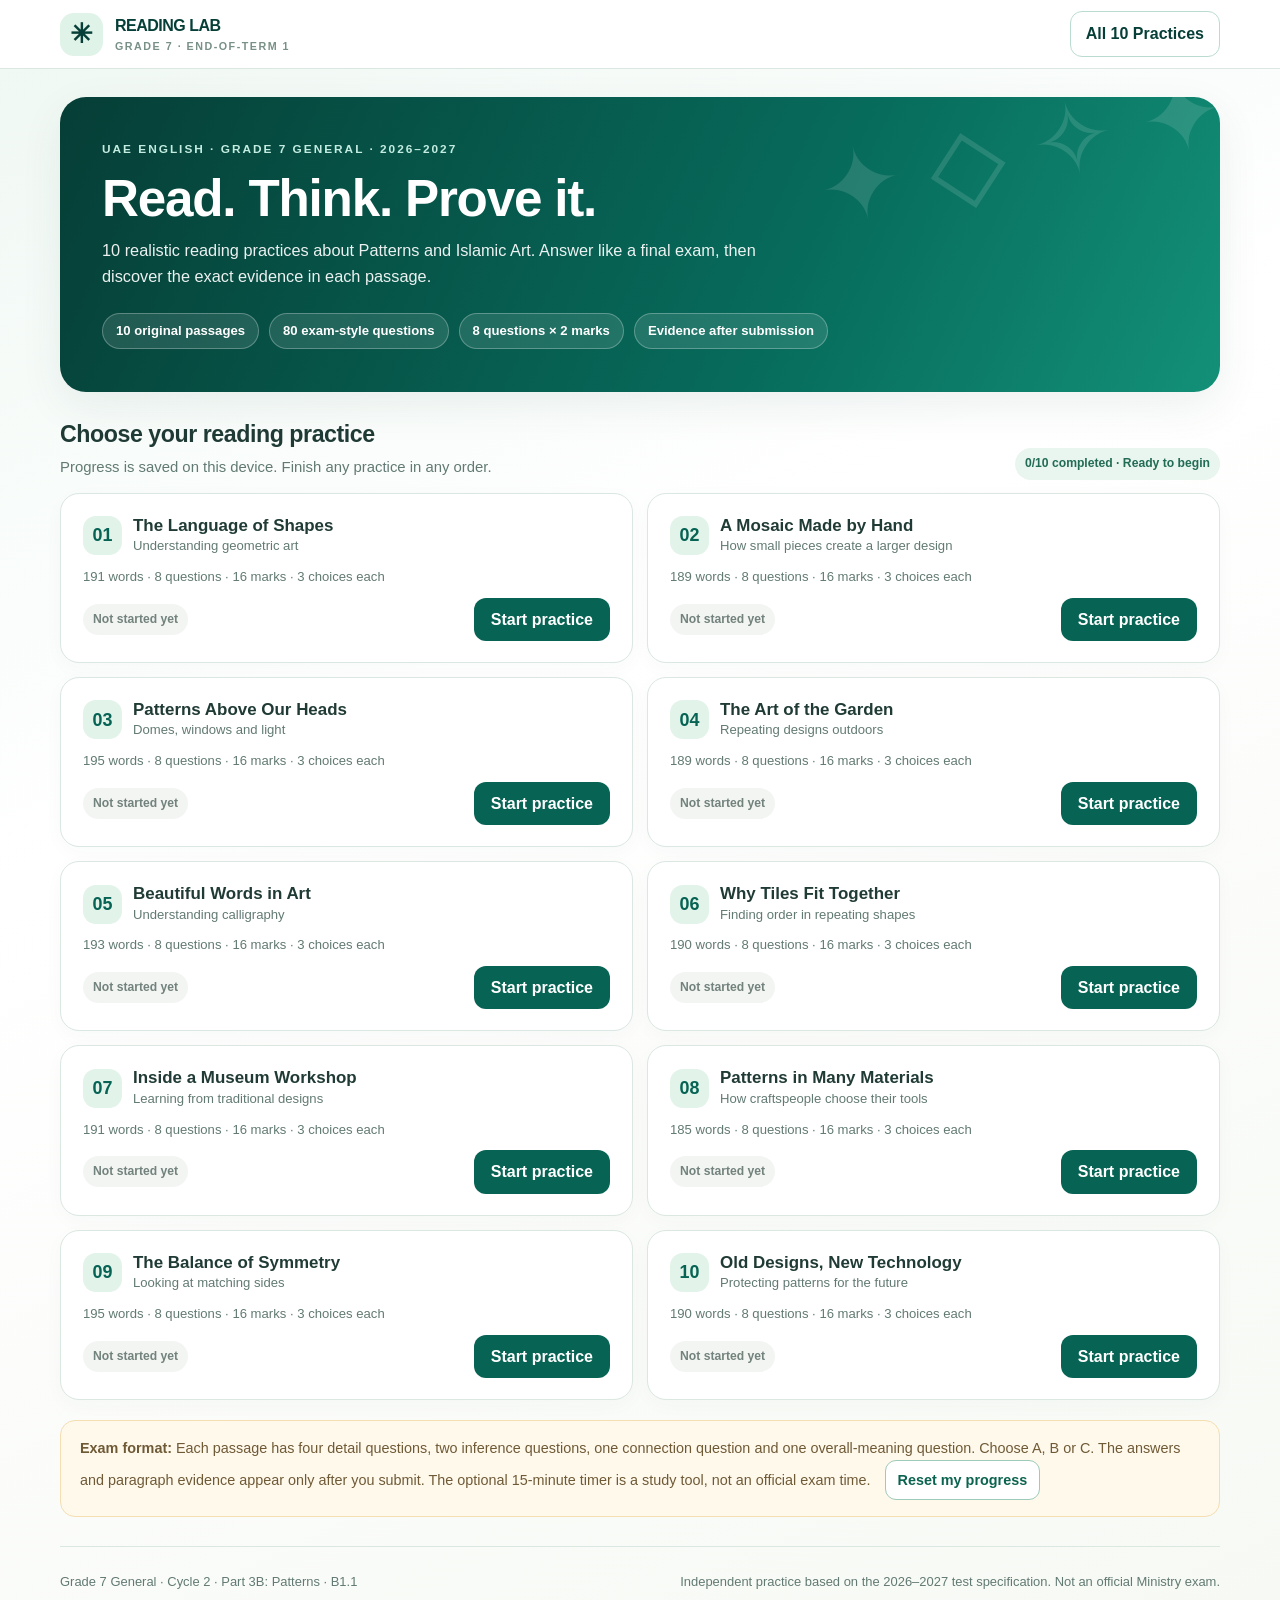
<file: reading-exam-practice/index.html>
<!doctype html>
<html lang="en">
<head>
<meta charset="utf-8" />
<meta name="viewport" content="width=device-width, initial-scale=1" />
<meta name="theme-color" content="#07594b" />
<meta name="description" content="Ten Grade 7 English reading comprehension mock practices based on the 2026–2027 UAE End-of-Term 1 Part 3B specification, with evidence and explanations." />
<title>Grade 7 Reading Lab | End-of-Term 1 Exam Practice</title>
<style>
:root{--green:#076454;--deep:#063f37;--accent:#eba945;--mint:#e9f5f0;--cream:#f9fbf8;--ink:#203b35;--muted:#627a73;--line:#dbe7e1;--ok:#10734e;--bad:#ac443b;--shadow:0 14px 44px rgba(16,63,53,.075)}
*{box-sizing:border-box}html{scroll-behavior:smooth}body{margin:0;font:16px/1.58 -apple-system,BlinkMacSystemFont,"Segoe UI",Arial,sans-serif;color:var(--ink);background:linear-gradient(155deg,#eff8f3 0%,#fff 40%,#f6f9f4 100%)}button{font:inherit;cursor:pointer}button:focus-visible,input:focus-visible{outline:3px solid #ebad3a;outline-offset:3px}button:disabled{opacity:.55;cursor:not-allowed}#app{min-height:100vh}.wrap{width:min(1160px,calc(100% - 40px));margin:auto}.topbar{position:sticky;top:0;z-index:50;background:rgba(255,255,255,.96);border-bottom:1px solid var(--line);backdrop-filter:blur(10px)}.bar{display:flex;align-items:center;justify-content:space-between;gap:16px;min-height:68px}.brand{border:0;background:none;display:flex;align-items:center;gap:12px;padding:7px 0;color:var(--deep);text-align:left;font-weight:850;letter-spacing:-.5px}.brand-symbol{width:43px;height:43px;border-radius:14px;background:#e0f3e9;display:grid;place-items:center;font-size:27px}.brand small{display:block;font-size:.67rem;letter-spacing:1.5px;text-transform:uppercase;color:#789086}.nav-btn{border:1px solid #badbd0;color:var(--deep);background:white;padding:9px 15px;border-radius:12px;font-weight:750}.nav-btn:hover{background:#eef8f2}.hero{background:linear-gradient(115deg,#063e36,#076c5c 64%,#139078);border-radius:26px;padding:43px 42px;margin:28px 0 24px;color:white;position:relative;overflow:hidden;box-shadow:var(--shadow)}.hero:before{content:"✦   ◇   ✧  ✦";position:absolute;right:-7px;top:-26px;opacity:.12;font-size:100px;transform:rotate(-12deg)}.hero h1{font-size:clamp(2rem,4vw,3.25rem);line-height:1.16;letter-spacing:-1.2px;margin:10px 0}.hero p{font-size:1.02rem;max-width:670px;opacity:.92;margin:0}.eyebrow{text-transform:uppercase;letter-spacing:2px;font-size:.74rem;font-weight:900;color:#c4ede1}.stats{display:flex;gap:10px;flex-wrap:wrap;margin-top:23px}.stat{border:1px solid #ffffff46;border-radius:99px;background:#ffffff1c;padding:7px 13px;font-size:.82rem;font-weight:700}.main-title{display:flex;gap:14px;justify-content:space-between;align-items:end;margin:22px 0 13px}.main-title h2{font-size:1.45rem;letter-spacing:-.45px;margin:0}.subtext{color:var(--muted);font-size:.93rem;margin:3px 0 0}.cardgrid{display:grid;grid-template-columns:repeat(2,minmax(0,1fr));gap:14px;padding-bottom:20px}.practice-card{background:white;border:1px solid var(--line);border-radius:19px;padding:21px 22px;box-shadow:0 5px 20px #224e3d07;display:flex;flex-direction:column;gap:10px;transition:box-shadow .2s,border-color .2s}.practice-card:hover{box-shadow:var(--shadow);border-color:#b3d7c6}.card-top{display:flex;align-items:center;gap:11px}.num{width:39px;height:39px;border-radius:13px;flex-shrink:0;background:#e2f3ea;color:var(--green);display:grid;place-items:center;font-weight:900;font-size:1.12rem}.topic{font-weight:900;font-size:1.06rem;line-height:1.27;margin:0}.meta{font-size:.82rem;color:var(--muted)}.card-bottom{display:flex;align-items:center;justify-content:space-between;gap:8px;margin-top:auto}.chip{border-radius:99px;background:#e9f5ef;color:#226c55;font-size:.76rem;font-weight:800;padding:6px 10px}.chip.untried{background:#f3f5f3;color:#72827c}.chip.gold{background:#fff0d5;color:#8b601b}.start{border:0;background:var(--green);color:white;border-radius:12px;padding:9px 17px;font-weight:850}.start:hover,.primary:hover{background:#05493d}.hint{padding:16px 19px;background:#fff9ec;border:1px solid #f4deb2;border-radius:15px;color:#6f5a36;margin-bottom:29px;font-size:.9rem}.site-footer{margin-top:23px;padding:25px 0 37px;border-top:1px solid var(--line);color:var(--muted);font-size:.81rem;display:flex;justify-content:space-between;gap:16px;flex-wrap:wrap}.site-footer a{color:var(--green)}
/* exam */
.exam-head{padding:22px 0 14px}.crumb{border:0;background:none;color:var(--green);font-weight:800;padding:3px 0;margin-bottom:9px}.crumb:hover{text-decoration:underline}.exam-title{font-size:clamp(1.55rem,3vw,2.35rem);letter-spacing:-.7px;line-height:1.24;margin:3px 0 7px}.exam-head .subtext{margin-bottom:17px}.exam-toolbar{display:flex;align-items:center;gap:9px;flex-wrap:wrap;margin-bottom:14px}.tool-chip{border:1px solid #d6e5de;background:white;border-radius:11px;padding:8px 12px;font-weight:700;font-size:.85rem}.tool-chip.mint{background:#e8f6ee;color:#117058;border-color:#c4e7d7}.outline{border:1px solid #9dcab9;border-radius:11px;background:white;padding:8px 12px;color:#0b644f;font-weight:800}.outline:hover{background:#e9f6ef}.exam-layout{display:grid;grid-template-columns:minmax(0,1fr) minmax(0,1.04fr);align-items:start;gap:17px}.reading-panel,.questions-panel{background:white;border:1px solid var(--line);border-radius:19px;box-shadow:0 7px 20px rgba(14,70,52,.035);overflow:hidden}.panel-header{background:#e9f5ef;border-bottom:1px solid #d2e7dc;padding:17px 21px;display:flex;align-items:center;justify-content:space-between;gap:8px}.panel-header h2{margin:0;font-size:1.07rem}.panel-header span{font-size:.79rem;color:#386d5c;font-weight:800}.reading-body{padding:18px 23px 27px;font-size:1.02rem;line-height:1.9}.reading-body p{margin:0 0 17px}.para-num{font-size:.72rem;display:inline-flex;align-items:center;justify-content:center;background:#f0f3ee;color:#617b70;border-radius:6px;min-width:23px;height:23px;margin-right:9px;vertical-align:1px;font-weight:800}.reading-body mark{background:#fff0b1;border-bottom:2px solid #dc9426;border-radius:2px;padding:2px 1px}.questions-list{padding:13px 17px}.q-block{padding:17px 11px 20px;border-bottom:1px solid #ebf0ec;scroll-margin-top:85px}.q-block:last-child{border:0}.q-head{display:flex;align-items:start;gap:11px;margin-bottom:11px}.q-number{display:grid;place-items:center;width:29px;height:29px;border-radius:9px;background:#e6f3ed;color:var(--deep);font-weight:900;flex:none}.q-head strong{font-size:.97rem;line-height:1.48;padding-top:2px}.choices{display:grid;gap:8px;margin-left:40px}.option{border:1px solid #d7e4dd;border-radius:12px;display:flex;align-items:start;gap:11px;padding:11px 12px;cursor:pointer;background:white;transition:.16s}.option:hover{background:#f3faf6;border-color:#b3dac8}.option:has(input:checked){border-color:#168468;background:#eaf7f0;box-shadow:inset 0 0 0 1px #168468}.option input{accent-color:#097055;margin-top:5px;flex:none}.option-text{font-size:.91rem;line-height:1.5}.option-letter{font-weight:850;color:var(--green);margin-right:4px}.option.correct{border-color:#a4d4bd;background:#ebf8ee}.option.wrong{border-color:#e9b9b2;background:#fff0ed}.option.review-only{cursor:default}.answer-review{margin:13px 0 0 40px;border-left:3px solid #78b99a;padding:8px 12px;background:#f1faf4;border-radius:0 10px 10px 0;font-size:.87rem;line-height:1.63}.answer-review.incorrect{border-color:#d17d6b;background:#fff5f2}.review-tag{font-size:.77rem;font-weight:900;letter-spacing:.1px;margin-bottom:4px}.evidence-quote{margin:9px 0 7px;color:#235a49;font-size:.88rem;font-style:italic}.evidence-btn{border:0;background:none;color:#075d4b;font-weight:900;padding:4px 0;font-size:.82rem;text-decoration:underline;text-underline-offset:3px}.submit-area{display:flex;align-items:center;gap:15px;justify-content:space-between;flex-wrap:wrap;background:#f7fbf8;padding:17px 22px;border-top:1px solid var(--line)}.primary{border:0;border-radius:12px;background:var(--green);color:white;padding:12px 24px;font-weight:850}.primary:disabled{opacity:.5}.secondary{border:1px solid #add2c3;border-radius:12px;background:white;color:var(--green);padding:11px 19px;font-weight:850}.secondary:hover{background:#eef8f3}.score-banner{border:1px solid #c1e3ce;background:#edfaef;border-radius:17px;padding:21px 24px;margin:0 0 16px;display:flex;align-items:center;justify-content:space-between;gap:18px;flex-wrap:wrap}.score-banner h2{margin:0;font-size:1.29rem}.score-banner p{margin:3px 0 0;font-size:.88rem;color:#456c55}.bigscore{font-size:2.2rem;font-weight:900;color:#116748;letter-spacing:-1.3px}.score-actions{display:flex;gap:9px;flex-wrap:wrap}.notice{padding:12px 16px;border-radius:12px;background:#fff7e9;color:#7e612c;border:1px solid #f5dcaa;font-size:.84rem;margin:14px 0}.progress-track{height:7px;border-radius:99px;background:#e6f0e9;overflow:hidden;margin:10px 0 0}.progress-fill{height:100%;background:linear-gradient(90deg,#0b755d,#30a38b);transition:width .2s}.timer-on{background:#fff1d4;border-color:#e7ca91;color:#76521e}.muted{color:var(--muted)}.print-heading{display:none}
@media(max-width:850px){.exam-layout{grid-template-columns:1fr}.hero{padding:35px 27px}.reading-body{font-size:1.05rem}.cardgrid{grid-template-columns:1fr}}
@media(max-width:480px){.wrap{width:min(100% - 22px,1160px)}.hero{border-radius:18px;padding:29px 22px;margin-top:14px}.hero h1{font-size:2rem}.brand{font-size:.85rem}.brand-symbol{height:37px;width:37px}.nav-btn{padding:7px 10px}.practice-card{padding:17px}.exam-title{font-size:1.66rem}.reading-body{padding:18px 15px}.questions-list{padding:8px 7px}.choices{margin-left:4px}.answer-review{margin-left:4px}.submit-area{padding:14px}.panel-header{padding:14px}.score-banner{padding:15px}}
@media print{body{background:white;color:#000;font-size:12pt} .topbar,.hero,.site-footer,.exam-toolbar,.crumb,.submit-area,.score-banner,.answer-review,.notice,.hint,.cardgrid,.main-title{display:none!important}.wrap{width:100%;padding:0}.exam-head{padding:0 0 12px}.exam-title{font-size:18pt}.print-heading{display:block;font-size:10pt;border-bottom:1px solid #888;padding-bottom:10px;margin:0 0 12px}.exam-layout{display:block}.reading-panel,.questions-panel{border:0;box-shadow:none;break-inside:auto}.reading-body{padding:6px 2px 8px;font-size:10.3pt;line-height:1.48}.reading-body p{margin:0 0 8px}.panel-header{background:white;border:0;padding:8px 0 5px}.panel-header h2{font-size:12pt}.questions-list{padding:0}.q-block{break-inside:avoid;padding:8px 0;border-bottom:0}.q-head{margin:0 0 3px}.q-head strong{font-size:10pt}.q-number{width:20px;height:20px;border:1px solid #555;background:white;border-radius:3px;font-size:9pt}.choices{margin:0 0 0 29px;gap:2px;display:block}.option{border:0;padding:0 0 2px;background:white!important;min-height:auto}.option input{display:none}.option:has(input:checked){box-shadow:none;border:0}.option-text{font-size:9.5pt}.option-letter{color:#000}.reading-body mark{background:none;border:0}.questions-panel{page-break-before:auto}.exam-head .subtext{font-size:9pt}.page-break{break-before:page}}
</style>
</head>
<body><div id="app"></div>
<script>
const PRACTICES=[{"id":1,"title":"The Language of Shapes","subtitle":"Understanding geometric art","paragraphs":["Visitors to a mosque in Sharjah may notice patterns before they notice anything else. A wall can be covered with blue and white tiles arranged in repeating stars. The artist uses the same shapes again and again, but the result does not look boring. Instead, each line leads the eye towards another part of the design.","Geometric art begins with simple shapes such as circles, squares, and triangles. Artists draw guidelines to make sure shapes connect without leaving unwanted spaces. A small change in angle can produce a completely different star. This careful planning helps large patterns look balanced from one side to the other.","Patterns are not used only on walls. They can appear on wooden doors, glass windows, carpets, and books. Some designs include calligraphy, which turns beautifully written words into decoration. Other designs use flowers and leaves, helping visitors see a connection between art and nature.","Today, students use rulers or computer programs to make their own designs. They discover that creating a pattern needs both imagination and mathematical thinking. When they look closely at an old building, they can see the patience and skill behind its beauty."],"questions":[{"skill":"Detail","prompt":"Which colours are used for the tiles described in the first paragraph?","options":["Blue and green","Blue and white","Green and white"],"answer":1,"evidence":"blue and white tiles arranged in repeating stars","why":"The first paragraph names both colours directly."},{"skill":"Detail","prompt":"Why do artists draw guidelines?","options":["To help shapes connect correctly","To plan which colours to use","To draw each line with a ruler"],"answer":0,"evidence":"Artists draw guidelines to make sure shapes connect without leaving unwanted spaces.","why":"The guidelines help artists organise connected shapes."},{"skill":"Inference","prompt":"What can readers infer about changing the angle of a line?","options":["It can change the final design greatly.","It always gives the star more sides","It changes only the colour of the star"],"answer":0,"evidence":"A small change in angle can produce a completely different star.","why":"Even a small change may produce a new shape."},{"skill":"Detail","prompt":"Where else can these patterns appear besides walls?","options":["On stone pathways and ceilings","On museum signs and outdoor steps","On doors and carpets"],"answer":2,"evidence":"They can appear on wooden doors, glass windows, carpets, and books.","why":"The passage lists doors and carpets among several places."},{"skill":"Main Idea","prompt":"What is the passage mainly about?","options":["How building materials have changed","How new technology copies old buildings","How repeated shapes make meaningful designs"],"answer":2,"evidence":"They discover that creating a pattern needs both imagination and mathematical thinking.","why":"The passage explains the shapes, planning and creativity behind geometric art."},{"skill":"Inference","prompt":"Why might a teacher use pattern drawing in a maths lesson?","options":["To compare the sizes of different tiles","It connects creativity with shapes and angles.","To practise measuring building heights"],"answer":1,"evidence":"They discover that creating a pattern needs both imagination and mathematical thinking.","why":"Art and mathematical thinking are connected in the design process."},{"skill":"Detail","prompt":"What does calligraphy add to some designs?","options":["A different colour for each line","Beautifully written words","Traditional shapes made from leaves"],"answer":1,"evidence":"Some designs include calligraphy, which turns beautifully written words into decoration.","why":"Calligraphy is decorative writing."},{"skill":"Connection","prompt":"A student wants to make a balanced star pattern. What should she do first?","options":["Draw guidelines for the shapes","Copy one star and leave the spaces between shapes empty","Begin with colours, then add shapes without a plan"],"answer":0,"evidence":"Artists draw guidelines to make sure shapes connect without leaving unwanted spaces.","why":"Planning with guidelines is the strategy the passage recommends."}]},{"id":2,"title":"A Mosaic Made by Hand","subtitle":"How small pieces create a larger design","paragraphs":["A mosaic is a picture or pattern made from many small pieces of material. In some Islamic buildings, artists arrange colourful tiles into stars, borders, and other geometric designs. From far away, a wall may look like one large picture. Up close, visitors can see that hundreds of separate pieces fit together carefully.","Before beginning, an artisan plans the pattern on paper. The artisan chooses colours and checks the size of each piece. Some tiles must be cut so they fit beside other shapes without leaving large gaps. This work takes time because one misplaced piece can affect the next row.","The materials also matter. Tiles may be used on walls and floors because their hard surfaces are relatively easy to clean. Wood can create beautiful patterns too, but it needs different tools and care. A skilled artisan understands how each material changes the design process.","Although modern machines can cut tiles quickly, some workshops still teach traditional methods. Young people learn to measure, arrange, and check each piece by hand. The finished mosaic reminds them that a large work of art is created through many small, accurate decisions."],"questions":[{"skill":"Detail","prompt":"What makes up a mosaic?","options":["Several large pieces of cut stone","One continuous painted surface","Many small pieces of material"],"answer":2,"evidence":"A mosaic is a picture or pattern made from many small pieces of material.","why":"A mosaic is built from separate small pieces."},{"skill":"Detail","prompt":"What does an artisan do before starting the mosaic?","options":["Plans the pattern on paper","Select the colours and place pieces immediately","Cut every piece before deciding on the pattern"],"answer":0,"evidence":"Before beginning, an artisan plans the pattern on paper.","why":"Planning comes before arranging the pieces."},{"skill":"Inference","prompt":"Why can one misplaced tile cause a problem?","options":["The pattern may need fewer colours","The next pieces may not fit correctly.","The completed design may take less time"],"answer":1,"evidence":"one misplaced piece can affect the next row.","why":"Rows depend on the accurate position of earlier pieces."},{"skill":"Detail","prompt":"Why are tiles useful on walls and floors?","options":["Their surface can be repaired easily","Their hard surfaces are easy to clean.","They can be shaped without any tools"],"answer":1,"evidence":"Tiles may be used on walls and floors because their hard surfaces are relatively easy to clean.","why":"The author identifies a practical benefit of tiles."},{"skill":"Main Idea","prompt":"What is the best summary of the passage?","options":["Modern machines have made planning unnecessary","Mosaics use the same process for all materials","Mosaics need careful planning and many precise steps."],"answer":2,"evidence":"The finished mosaic reminds them that a large work of art is created through many small, accurate decisions.","why":"The main message is the careful process of creating mosaics."},{"skill":"Inference","prompt":"Why do some workshops continue teaching work by hand?","options":["To protect useful traditional skills","To make larger tiles more quickly","To ensure every finished design looks identical"],"answer":0,"evidence":"some workshops still teach traditional methods. Young people learn to measure, arrange, and check each piece by hand.","why":"Handwork passes traditional craft knowledge to younger learners."},{"skill":"Detail","prompt":"What may need to happen to some tiles?","options":["They must be cut to fit.","They may need a different colour","They may need a different material"],"answer":0,"evidence":"Some tiles must be cut so they fit beside other shapes without leaving large gaps.","why":"Cutting helps tiles fit together."},{"skill":"Connection","prompt":"A group is making a class mosaic. What should they do to avoid gaps?","options":["Glue down every tile before checking the size","Measure and check their pieces","Choose colours before deciding on a design"],"answer":1,"evidence":"The artisan chooses colours and checks the size of each piece.","why":"Checking sizes improves accuracy and reduces gaps."}]},{"id":3,"title":"Patterns Above Our Heads","subtitle":"Domes, windows and light","paragraphs":["When visitors enter a building with a large dome, they often look up. A dome is a rounded roof that can cover a wide space without filling the centre with walls. In some mosques, artists decorate the inside of the dome with circles, stars, and repeated lines. The design draws attention towards its highest point.","Artists sometimes divide a dome into equal sections before adding details. This allows the same shape to repeat around the centre. If the sections do not match, the pattern may appear uneven. Planning is especially important because people can see much of the design from the floor below.","Windows can add another kind of pattern. When sunlight passes through a decorated screen, it creates shapes of light and shadow on the floor. As the sun moves across the sky, the shadows change position. The building seems to have a new design at different times of day.","These features show that patterns are not limited to flat drawings. A roof, a window, and even moving sunlight can become parts of an artistic experience. Visitors may enjoy the colours first, but a closer look reveals careful work with shape, space, and light."],"questions":[{"skill":"Detail","prompt":"What is a dome?","options":["A decorative design on a floor","A curved opening in a wall","A rounded roof"],"answer":2,"evidence":"A dome is a rounded roof that can cover a wide space without filling the centre with walls.","why":"The passage defines a dome in paragraph one."},{"skill":"Detail","prompt":"Why do artists divide a dome into equal sections?","options":["To repeat shapes around the centre","To make each repeated shape a different size","To allow different colours in every section"],"answer":0,"evidence":"This allows the same shape to repeat around the centre.","why":"Equal sections support a repeating design."},{"skill":"Inference","prompt":"What is likely to happen if the dome sections do not match?","options":["The design may look uneven.","The sections may use different colours","The dome may look smaller from below"],"answer":0,"evidence":"If the sections do not match, the pattern may appear uneven.","why":"Unequal parts may interrupt the repeating pattern."},{"skill":"Detail","prompt":"What creates shapes of light and shadow on the floor?","options":["A mirror placed beside a doorway","A decorated window screen","Painted lines on the dome"],"answer":1,"evidence":"When sunlight passes through a decorated screen, it creates shapes of light and shadow on the floor.","why":"The screen and sunlight form the shadow pattern."},{"skill":"Main Idea","prompt":"What is the main message of the passage?","options":["Traditional buildings need fewer walls","Buildings use patterns in shapes, spaces and light.","Architects always design windows before roofs"],"answer":1,"evidence":"A roof, a window, and even moving sunlight can become parts of an artistic experience.","why":"The passage connects several building features to patterned art."},{"skill":"Inference","prompt":"Why might a visitor see different shadows during the afternoon?","options":["The decorated screen changes its shape","The dome becomes brighter as people enter","The sun changes position."],"answer":2,"evidence":"As the sun moves across the sky, the shadows change position.","why":"Changes in sunlight change where the shadows fall."},{"skill":"Detail","prompt":"Where are some dome decorations placed?","options":["Inside the dome","In the centre of the floor","On the outside of the windows"],"answer":0,"evidence":"artists decorate the inside of the dome with circles, stars, and repeated lines.","why":"The text explicitly describes decoration inside the dome."},{"skill":"Connection","prompt":"A student wants shifting patterns in a school model. Which feature would help most?","options":["A smooth screen with no cut-out shapes","A patterned screen near a light source","A patterned carpet placed below a skylight"],"answer":1,"evidence":"When sunlight passes through a decorated screen, it creates shapes of light and shadow on the floor.","why":"A patterned screen and light can reproduce this effect."}]},{"id":4,"title":"The Art of the Garden","subtitle":"Repeating designs outdoors","paragraphs":["Patterns can be found outside buildings as well as inside them. In a carefully planned garden, paths may cross to form four equal areas. Trees or flowers can be placed in rows, while water channels lead the eye towards a central fountain. These features help visitors notice order in a natural space.","Garden designers think about both appearance and movement. A path must be wide enough for people to walk comfortably, but it may also form part of a larger geometric design. Repeated plants can make two sides look balanced. However, the garden does not stay exactly the same throughout the year.","As plants grow, some shapes become less clear. Gardeners trim branches and replace unhealthy plants to protect the original arrangement. They also choose plants suited to the local weather, because a beautiful design is not useful if the plants cannot survive.","A garden pattern is therefore different from a pattern painted on a wall. It changes with the seasons and needs regular care. Still, both designs combine planning with repetition. The result invites people to slow down and notice relationships between shapes and the world around them."],"questions":[{"skill":"Detail","prompt":"How may paths divide the garden?","options":["Into two equal areas along one path","Into four equal areas","Into four areas of different sizes"],"answer":1,"evidence":"paths may cross to form four equal areas.","why":"Crossing paths can make four parts."},{"skill":"Detail","prompt":"What may be placed in rows?","options":["Stones of different shapes","Different sizes of fountains","Trees or flowers"],"answer":2,"evidence":"Trees or flowers can be placed in rows","why":"Plants form part of the garden pattern."},{"skill":"Inference","prompt":"Why does the garden need more care than a wall pattern?","options":["The plants grow and change.","Stone paths can become difficult to walk on","The fountain may stop working in summer"],"answer":0,"evidence":"As plants grow, some shapes become less clear.","why":"Living plants change over time and need maintenance."},{"skill":"Detail","prompt":"What do gardeners do to protect the design?","options":["Trim branches and replace unhealthy plants","Move the central fountain regularly","Change the paths each month"],"answer":0,"evidence":"Gardeners trim branches and replace unhealthy plants to protect the original arrangement.","why":"The third paragraph describes garden maintenance."},{"skill":"Main Idea","prompt":"What does the passage mainly explain?","options":["How fountains replace trees in gardens","How geometric planning creates and maintains garden patterns","Why patterned paths are always straight"],"answer":1,"evidence":"Still, both designs combine planning with repetition.","why":"The text explains planned patterns in living outdoor spaces."},{"skill":"Inference","prompt":"Why must designers consider the local weather?","options":["The local weather determines the path width","Flowers must all grow at the same speed","Plants need suitable conditions to survive."],"answer":2,"evidence":"They also choose plants suited to the local weather, because a beautiful design is not useful if the plants cannot survive.","why":"A design must work with the environment."},{"skill":"Detail","prompt":"What might guide visitors’ eyes towards the fountain?","options":["Water channels","Repeated plants around the entrance","A row of flowering trees beside a path"],"answer":0,"evidence":"water channels lead the eye towards a central fountain.","why":"The passage directly describes the purpose of channels."},{"skill":"Connection","prompt":"A school wants a balanced outdoor pattern. Which plan suits the passage best?","options":["Keep each side different to create contrast","Place repeated plants on both sides of a path","Choose different flowers for every section"],"answer":1,"evidence":"Repeated plants can make two sides look balanced.","why":"Repeated planting can help create visual balance."}]},{"id":5,"title":"Beautiful Words in Art","subtitle":"Understanding calligraphy","paragraphs":["Calligraphy is the art of beautiful handwriting. It has an important place in many examples of Islamic art. Instead of using letters only to share information, calligraphers also consider the shape of every line. Words may become part of a border, a page, or a decoration above a doorway.","Before writing, an artist decides how much space is available. Large letters may need more room than small ones, while curves and straight lines must work together. The artist often practises the design several times. A beautiful result depends on control, patience, and the careful placement of each letter.","Calligraphy can also appear beside geometric or floral patterns. The shapes around the writing may repeat, but the words carry their own message. This combination allows the artist to connect visual beauty with language and meaning. Viewers may appreciate the design even before they understand the written words.","Today, young artists can learn calligraphy using pens, paper, or digital tools. Technology may help them test different arrangements, but it does not remove the need to make thoughtful choices. When students study calligraphy, they discover that writing can communicate through both its message and its appearance."],"questions":[{"skill":"Detail","prompt":"What is calligraphy?","options":["The art of choosing decorative colours","The study of shapes on walls","The art of beautiful handwriting"],"answer":2,"evidence":"Calligraphy is the art of beautiful handwriting.","why":"The definition is given at the start."},{"skill":"Detail","prompt":"Where might calligraphic words appear?","options":["In borders around windows","Above a doorway","On the surface of garden paths"],"answer":1,"evidence":"Words may become part of a border, a page, or a decoration above a doorway.","why":"The passage lists a doorway as one location."},{"skill":"Inference","prompt":"Why might artists practise a design many times?","options":["They need to select a different language each time","They want to make every letter larger","To improve control and placement"],"answer":2,"evidence":"The artist often practises the design several times. A beautiful result depends on control, patience, and the careful placement of each letter.","why":"Practice helps artists make deliberate, accurate letters."},{"skill":"Detail","prompt":"What kinds of patterns may appear beside calligraphy?","options":["Geometric or floral patterns","Pictures of buildings and gardens","Number sequences and repeating tiles"],"answer":0,"evidence":"Calligraphy can also appear beside geometric or floral patterns.","why":"These are the two types mentioned."},{"skill":"Main Idea","prompt":"Which statement best expresses the main idea?","options":["Calligraphy explains how buildings are designed","Calligraphy combines writing with artistic design.","Digital writing has replaced traditional artwork"],"answer":1,"evidence":"writing can communicate through both its message and its appearance.","why":"The text explains calligraphy as both meaningful language and art."},{"skill":"Inference","prompt":"Why can a viewer enjoy calligraphy without understanding the words?","options":["The letter shapes can be beautiful themselves.","The pattern uses the same letters each time","The border tells the meaning clearly"],"answer":0,"evidence":"Viewers may appreciate the design even before they understand the written words.","why":"Calligraphy has visual value beyond its literal message."},{"skill":"Detail","prompt":"What do modern learners sometimes use to practise calligraphy?","options":["Pens, paper, or digital tools","Rulers and paper patterns only","Only computer keyboards"],"answer":0,"evidence":"young artists can learn calligraphy using pens, paper, or digital tools.","why":"Modern learners can choose several tools."},{"skill":"Connection","prompt":"A student wants to decorate a poem for display. What should she consider?","options":["The size of the paper, not the letters","Both the words and how the letters look","Only the meaning of the poem"],"answer":1,"evidence":"the shape of every line.","why":"Calligraphy asks the artist to consider the appearance of the writing."}]},{"id":6,"title":"Why Tiles Fit Together","subtitle":"Finding order in repeating shapes","paragraphs":["A repeating tile pattern often looks complicated, but it may begin with only one simple shape. Squares can cover a floor without leaving spaces between them. Some arrangements of triangles and hexagons can do the same. When shapes fit together in a repeated design with no gaps, the arrangement is called a tessellation.","Artists plan tessellations by looking closely at angles and sides. A square has four equal sides and four right angles. A regular hexagon has six equal sides. Different shapes can sometimes be combined to make more interesting designs, but they must meet correctly for the pattern to continue.","In Islamic geometric art, tessellations may decorate tiles on walls or floors. A repeated star shape can appear between other shapes, creating a design that seems to continue beyond the edges. The artist must think about the full surface rather than only one small section.","Students can explore this idea by cutting paper shapes and moving them across a desk. When a gap appears, they can rotate a piece or choose a different arrangement. This simple task helps them understand why careful planning matters in both mathematics and art."],"questions":[{"skill":"Detail","prompt":"What is a tessellation?","options":["A repeated design with spaces between shapes","A repeating design with no gaps","One large shape surrounded by smaller pictures"],"answer":1,"evidence":"When shapes fit together in a repeated design with no gaps, the arrangement is called a tessellation.","why":"The passage defines the word directly."},{"skill":"Detail","prompt":"How many sides does a regular hexagon have?","options":["Six","Eight","Four"],"answer":0,"evidence":"A regular hexagon has six equal sides.","why":"The number is stated in paragraph two."},{"skill":"Inference","prompt":"Why must artists check how different shapes meet?","options":["To make each piece a different colour","To avoid using the same shape twice","To allow the pattern to continue correctly"],"answer":2,"evidence":"they must meet correctly for the pattern to continue.","why":"A repeated design depends on shapes fitting together."},{"skill":"Detail","prompt":"Where can tessellations appear in Islamic geometric art?","options":["On clothing and furniture","Only on book covers","On walls or floors"],"answer":2,"evidence":"tessellations may decorate tiles on walls or floors.","why":"The passage names two surfaces."},{"skill":"Main Idea","prompt":"What is the central idea of the text?","options":["Repeating shapes can connect mathematics and art.","How artists decide which colour to use first","Why every tiled design needs a six-sided shape"],"answer":0,"evidence":"This simple task helps them understand why careful planning matters in both mathematics and art.","why":"The explanation connects shape-fitting to artistic design and mathematical reasoning."},{"skill":"Inference","prompt":"What should students do if paper shapes leave a gap?","options":["Leave the gap as part of the design","Try turning a piece or changing the arrangement","Change the colours without moving pieces"],"answer":1,"evidence":"When a gap appears, they can rotate a piece or choose a different arrangement.","why":"The passage recommends adjusting the shapes."},{"skill":"Detail","prompt":"What can make a design appear to extend beyond its edges?","options":["One star painted in the centre of the wall","A repeated star between other shapes","A different colour on each separate tile"],"answer":1,"evidence":"A repeated star shape can appear between other shapes, creating a design that seems to continue beyond the edges.","why":"Repeating connected shapes creates this effect."},{"skill":"Connection","prompt":"Which classroom activity best demonstrates tessellation?","options":["Cover a paper area with repeated shapes without gaps","Arrange different pictures in a row","Place a few shapes so they almost touch"],"answer":0,"evidence":"Students can explore this idea by cutting paper shapes and moving them across a desk.","why":"Covering a surface with fitting repeated shapes demonstrates tessellation."}]},{"id":7,"title":"Inside a Museum Workshop","subtitle":"Learning from traditional designs","paragraphs":["Museums sometimes offer workshops that help students understand the art they see. In a session about Islamic patterns, a guide may first show photographs of buildings decorated with stars, arches, and repeated lines. Students are asked to notice what remains the same and what changes from one design to another.","Next, the guide gives each group a ruler, coloured pencils, and squared paper. Students begin with a simple shape and repeat it to make a border. Some groups choose squares, while others connect triangles to form larger stars. The activity shows that complex-looking art can grow from a small number of rules.","After the drawing stage, students compare their results. They discuss why some borders look balanced and others look uneven. They also explain how a small mistake early in the sequence can affect the finished pattern. This conversation helps them see the value of careful checking.","Finally, the guide connects the activity to the museum objects. The students now understand that old designs were made through planning, skill, and creativity. They leave with more than a drawing: they have a new way to look at art in their own surroundings."],"questions":[{"skill":"Detail","prompt":"What does the museum guide show first?","options":["Photographs of decorated buildings","Samples of different building materials","Drawings made by the students"],"answer":0,"evidence":"a guide may first show photographs of buildings decorated with stars, arches, and repeated lines.","why":"Images introduce the workshop topic."},{"skill":"Detail","prompt":"Which materials do groups receive?","options":["Paper, paint, and wooden blocks","Rulers, coloured pencils, and squared paper","Only patterned tiles and glue"],"answer":1,"evidence":"the guide gives each group a ruler, coloured pencils, and squared paper.","why":"The materials are listed in paragraph two."},{"skill":"Inference","prompt":"Why might a complicated border begin with simple shapes?","options":["Every large design must have a new rule","Artists use many unrelated shapes at once","Repeated rules can build a larger design."],"answer":2,"evidence":"complex-looking art can grow from a small number of rules.","why":"Simple rules can create rich repeating designs."},{"skill":"Detail","prompt":"What do students compare after drawing?","options":["The way students chose their colours","Why some borders look balanced","Which groups made the biggest stars"],"answer":1,"evidence":"They discuss why some borders look balanced and others look uneven.","why":"The discussion centres on visual balance."},{"skill":"Main Idea","prompt":"What is this passage mainly about?","options":["How to plan a museum exhibition","Why older art should use new materials","How a museum activity teaches students to understand patterns"],"answer":2,"evidence":"They leave with more than a drawing: they have a new way to look at art in their own surroundings.","why":"The museum workshop develops students’ understanding of geometric designs."},{"skill":"Inference","prompt":"What may happen if a student makes a mistake at the beginning of a pattern?","options":["The later parts may also be affected.","Students must restart every later section","The earliest colours may become lighter"],"answer":0,"evidence":"a small mistake early in the sequence can affect the finished pattern.","why":"Repeated patterns build on earlier steps."},{"skill":"Detail","prompt":"What do some groups connect to make bigger stars?","options":["Hexagons","Triangles","Squares"],"answer":1,"evidence":"others connect triangles to form larger stars.","why":"The workshop uses triangles to build stars."},{"skill":"Connection","prompt":"How could students use what they learned after leaving the museum?","options":["Look for repeated designs in nearby buildings","Make drawings without checking repeated shapes","Focus only on the dates of the objects"],"answer":0,"evidence":"they have a new way to look at art in their own surroundings.","why":"Students can apply the skill by noticing patterns around them."}]},{"id":8,"title":"Patterns in Many Materials","subtitle":"How craftspeople choose their tools","paragraphs":["A single geometric design can look different depending on the material used to make it. The same eight-pointed star might appear on a wooden door, a carpet, or a ceramic tile. Although the shape stays the same, the texture, colour, and method of making it can change the final result.","Woodworkers may cut or carve lines into a door. A deep carving creates shadows that help the design stand out. Weavers make patterns by arranging threads in different colours. They must count their steps carefully, because the order of the threads controls the repeated shapes.","Ceramic artists often decorate tiles before the surface is finished. They can repeat a small design across many tiles to cover a large wall. However, they need to check that the shapes meet at each edge. Otherwise, the completed wall may look like separate pictures rather than one connected pattern.","These different techniques require skill and planning. A craftsperson chooses tools according to the material and the effect they want. Studying the same shape in wood, fabric, and tile helps visitors see how creativity can work with many different surfaces."],"questions":[{"skill":"Detail","prompt":"Where might the same eight-pointed star appear?","options":["On carved stone, curtains, and glass","On a metal gate, floor, and window","On a wooden door, carpet, or tile"],"answer":2,"evidence":"The same eight-pointed star might appear on a wooden door, a carpet, or a ceramic tile.","why":"The passage gives three examples."},{"skill":"Detail","prompt":"What makes a carved wooden design stand out?","options":["Bright colours painted on the wood","Shadows from deep lines","Small tiles attached to the door"],"answer":1,"evidence":"A deep carving creates shadows that help the design stand out.","why":"Depth causes the shadow effect."},{"skill":"Inference","prompt":"Why do weavers need to count their steps?","options":["The order of threads determines the pattern.","The threads create different textures","Counting helps every piece become wider"],"answer":0,"evidence":"They must count their steps carefully, because the order of the threads controls the repeated shapes.","why":"Changing thread order can change the pattern."},{"skill":"Detail","prompt":"What must tile artists check at each edge?","options":["That shapes meet correctly","That the tiles are cut from the same material","That the colours are equally bright"],"answer":0,"evidence":"they need to check that the shapes meet at each edge.","why":"Matching edges connects the design across tiles."},{"skill":"Main Idea","prompt":"What does the passage mainly show?","options":["Pattern making depends only on colour","A design can be created in different materials using different methods.","The same tools are used on all surfaces"],"answer":1,"evidence":"A single geometric design can look different depending on the material used to make it.","why":"The passage compares materials and techniques."},{"skill":"Inference","prompt":"Why might an artist choose carving rather than weaving?","options":["The artist wants flat coloured fabric","The artist wants a textured wooden effect.","The artist wants a smooth glazed tile"],"answer":1,"evidence":"Woodworkers may cut or carve lines into a door. A deep carving creates shadows that help the design stand out.","why":"Carving creates depth and shadow in wood."},{"skill":"Detail","prompt":"What can ceramic artists do to cover a large wall?","options":["Choose a different design for every tile","Use one star painted on each wall","Repeat a design on many tiles"],"answer":2,"evidence":"They can repeat a small design across many tiles to cover a large wall.","why":"Repeating tiles expands the pattern."},{"skill":"Connection","prompt":"A student wants to make a pattern in fabric. Which technique matches the passage?","options":["Arrange coloured threads in a careful order","Place printed pictures over the fabric","Paint coloured shapes on a ceramic surface"],"answer":0,"evidence":"Weavers make patterns by arranging threads in different colours.","why":"Weaving uses the order and colour of threads."}]},{"id":9,"title":"The Balance of Symmetry","subtitle":"Looking at matching sides","paragraphs":["Symmetry is one reason many geometric patterns look balanced. A simple design may have two sides that match like reflections in a mirror. If a line is drawn through its centre, the shapes on the left can match those on the right. This type of balance is easy to notice in stars and some tiled borders.","Not every pattern uses the same kind of balance. Some designs repeat shapes as they turn around a centre. Others repeat along a long border. Artists choose the arrangement that works best for the space they want to decorate. A narrow doorway may need a different design from a wide wall.","To check symmetry, students can fold a paper drawing in half. If the important lines meet, the two halves match. For more detailed patterns, artists may use rulers and measurements. This is useful because small differences become easier to see when shapes are repeated many times.","Symmetry is common in art, but it also appears in nature. Many leaves and butterflies have parts that look similar on both sides. By comparing natural shapes with decorative patterns, learners can understand how artists find ideas in the world around them."],"questions":[{"skill":"Detail","prompt":"What happens when a symmetrical design is divided through its centre?","options":["The centre forms a new shape each time","The two sides can match","Each side has a different arrangement"],"answer":1,"evidence":"the shapes on the left can match those on the right.","why":"Matching sides describe one kind of symmetry."},{"skill":"Detail","prompt":"Where can shapes repeat while turning around a centre?","options":["In designs reflected across a central line","Only in patterns without a centre","In some designs with rotational balance"],"answer":2,"evidence":"Some designs repeat shapes as they turn around a centre.","why":"The passage describes repeating shapes around a point."},{"skill":"Inference","prompt":"Why might a doorway need a different pattern from a wall?","options":["Doorways need softer materials than walls","The available spaces have different shapes and sizes.","Different colours are required on each surface"],"answer":1,"evidence":"A narrow doorway may need a different design from a wide wall.","why":"The artist adapts the pattern to the space."},{"skill":"Detail","prompt":"How can students check whether two halves match?","options":["Fold a paper drawing in half","Compare the number of colours","Check if each shape has six sides"],"answer":0,"evidence":"students can fold a paper drawing in half.","why":"Folding can reveal matching halves."},{"skill":"Main Idea","prompt":"What is the main purpose of this passage?","options":["Why patterns must contain equal numbers","To explain symmetry in art and nature","How flowers are grown in gardens"],"answer":1,"evidence":"Symmetry is common in art, but it also appears in nature.","why":"The text explains kinds of balance and how to recognise them."},{"skill":"Inference","prompt":"Why are measurements helpful in detailed patterns?","options":["Small differences are easier to notice and correct.","They are needed to select brighter colours","They make repeating shapes look different"],"answer":0,"evidence":"small differences become easier to see when shapes are repeated many times.","why":"Precision matters especially for repeated shapes."},{"skill":"Detail","prompt":"Which natural examples are mentioned?","options":["Leaves and butterflies","Shells and pebbles","Trees and flowers"],"answer":0,"evidence":"Many leaves and butterflies have parts that look similar on both sides.","why":"Those two examples are named."},{"skill":"Connection","prompt":"A student wants matching halves on a poster. What should she use?","options":["A different pattern on each half","Colours arranged without checking the middle","A centre line and careful measurements"],"answer":2,"evidence":"If a line is drawn through its centre, the shapes on the left can match those on the right.","why":"A centre line helps create mirror-like balance."}]},{"id":10,"title":"Old Designs, New Technology","subtitle":"Protecting patterns for the future","paragraphs":["Historic buildings contain patterns that tell us about the skills of artists from the past. Over time, however, sunlight, wind, and rain may damage painted walls or decorated tiles. Small parts of a design can fade or break, making the original pattern difficult to recognise. This creates a challenge for people who care for old buildings.","Today, specialists can photograph damaged designs and study them on computers. Digital images allow them to enlarge tiny details without touching the original surface. They can also compare repeated sections of a pattern. If one section is missing, another section may offer useful clues about its shape.","Technology does not always provide a perfect answer. A photograph may show the colours of a tile, but it cannot explain every decision made by the original artist. For this reason, specialists combine digital tools with historical research and knowledge of traditional crafts.","Protecting patterns is about more than making a building look new. These designs are part of cultural history and can teach future visitors about art, mathematics, and careful workmanship. New tools help people study them, while respect for older skills helps preserve their meaning."],"questions":[{"skill":"Detail","prompt":"What may damage historic patterns over time?","options":["Sunlight, dust, and repeated cleaning","Wind, heat, and regular repairs","Sunlight, wind, and rain"],"answer":2,"evidence":"sunlight, wind, and rain may damage painted walls or decorated tiles.","why":"Weather can cause fading and damage."},{"skill":"Detail","prompt":"Why do specialists enlarge digital images?","options":["To examine tiny details","To replace the original artwork","To compare modern and historic building sizes"],"answer":0,"evidence":"Digital images allow them to enlarge tiny details without touching the original surface.","why":"Enlargement helps careful study without contact."},{"skill":"Inference","prompt":"How could another repeated section help if one part is missing?","options":["It can show the age of the wooden tools","It may show what the lost shape looked like.","It can identify the building’s original owner"],"answer":1,"evidence":"If one section is missing, another section may offer useful clues about its shape.","why":"Repeated parts can help reconstruct missing details."},{"skill":"Detail","prompt":"What knowledge do specialists combine with digital tools?","options":["The most recently purchased materials","Historical research and traditional crafts","Only photographs of new buildings"],"answer":1,"evidence":"specialists combine digital tools with historical research and knowledge of traditional crafts.","why":"The passage names both kinds of knowledge."},{"skill":"Main Idea","prompt":"What is this passage mainly about?","options":["Why new designs are more useful than old ones","How technology and traditional knowledge help protect historic patterns","How to replace traditional crafts with computers"],"answer":1,"evidence":"New tools help people study them, while respect for older skills helps preserve their meaning.","why":"The text explains preservation through modern and traditional methods."},{"skill":"Inference","prompt":"Why might a photograph not answer every restoration question?","options":["It cannot show every choice the original artist made.","Every photo shows colours differently","A photograph cannot record the date of a repair"],"answer":0,"evidence":"A photograph may show the colours of a tile, but it cannot explain every decision made by the original artist.","why":"Images provide visual evidence but not every part of the original process."},{"skill":"Detail","prompt":"What may happen to small parts of an old pattern?","options":["They may fade or break","They may form new shapes","They may become brighter"],"answer":0,"evidence":"Small parts of a design can fade or break","why":"Damage can hide parts of the design."},{"skill":"Connection","prompt":"A museum finds a damaged repeated design. What should its team do?","options":["Use a new pattern that looks similar","Replace the missing area without looking at other parts","Study photos and compare other repeated sections"],"answer":2,"evidence":"They can also compare repeated sections of a pattern.","why":"Comparing surviving sections is a sensible restoration step."}]}];
const KEY="g7_patterns_reading_practice_v2";
const app=document.getElementById('app');
const esc=s=>String(s).replace(/[&<>"']/g,c=>({'&':'&amp;','<':'&lt;','>':'&gt;','"':'&quot;',"'":'&#39;'}[c]));
let history={};try{history=JSON.parse(localStorage.getItem(KEY)||'{}')||{}}catch(e){history={}}
let current=null,answers=[],submitted=false,evidenceIndex=null,timed=false,seconds=15*60,timer=null;
const persist=()=>{try{localStorage.setItem(KEY,JSON.stringify(history))}catch(e){}};
const label=n=>String(n).padStart(2,'0');
const countAnswers=()=>answers.filter(a=>a!==null).length;
const getWordCount=p=>p.paragraphs.join(' ').trim().split(/\s+/).length;
const layout=(main)=>`<header class="topbar"><div class="wrap bar"><button class="brand" data-action="home" aria-label="Go to reading practice home"><span class="brand-symbol">✳</span><span>READING LAB<small>Grade 7 · End-of-Term 1</small></span></button><button class="nav-btn" data-action="home">All 10 Practices</button></div></header><main class="wrap">${main}</main><footer class="wrap site-footer"><span>Grade 7 General · Cycle 2 · Part 3B: Patterns · B1.1</span><span>Independent practice based on the 2026–2027 test specification. Not an official Ministry exam.</span></footer>`;
function renderHome(){stopTimer();current=null;let done=Object.values(history).filter(r=>r?.attempts>0).length;let scoreSum=Object.values(history).reduce((a,r)=>a+(r?.best||0),0);let cards=PRACTICES.map((p,i)=>{let r=history[p.id];return `<article class="practice-card"><div class="card-top"><span class="num">${label(p.id)}</span><div><h3 class="topic">${esc(p.title)}</h3><div class="meta">${esc(p.subtitle)}</div></div></div><div class="meta">${getWordCount(p)} words · 8 questions · 16 marks · 3 choices each</div><div class="card-bottom"><span class="chip ${r?'gold':'untried'}">${r?`Best: ${r.best}/16 · ${r.attempts} attempt${r.attempts===1?'':'s'}`:'Not started yet'}</span><button class="start" data-action="open" data-idx="${i}">${r?'Practise again':'Start practice'}</button></div></article>`}).join('');
app.innerHTML=layout(`<section class="hero"><div class="eyebrow">UAE English · Grade 7 General · 2026–2027</div><h1>Read. Think. Prove it.</h1><p>10 realistic reading practices about Patterns and Islamic Art. Answer like a final exam, then discover the exact evidence in each passage.</p><div class="stats"><span class="stat">10 original passages</span><span class="stat">80 exam-style questions</span><span class="stat">8 questions × 2 marks</span><span class="stat">Evidence after submission</span></div></section><div class="main-title"><div><h2>Choose your reading practice</h2><p class="subtext">Progress is saved on this device. Finish any practice in any order.</p></div><div class="chip">${done}/10 completed · ${done?`Best marks total ${scoreSum}/160`:'Ready to begin'}</div></div><div class="cardgrid">${cards}</div><aside class="hint"><strong>Exam format:</strong> Each passage has four detail questions, two inference questions, one connection question and one overall-meaning question. Choose A, B or C. The answers and paragraph evidence appear only after you submit. The optional 15-minute timer is a study tool, not an official exam time. <button class="outline" style="margin-left:10px" data-action="reset-progress">Reset my progress</button></aside>`);
window.scrollTo({top:0,behavior:'instant'});
}
function startPractice(index){stopTimer();current=index;answers=Array(8).fill(null);submitted=false;evidenceIndex=null;timed=false;seconds=900;renderPractice();window.scrollTo({top:0,behavior:'instant'})}
function passageHtml(p){return p.paragraphs.map((text,i)=>{let highlighted=text;if(submitted&&evidenceIndex!==null){let q=p.questions[evidenceIndex];let pos=text.indexOf(q.evidence);if(pos>=0)highlighted=esc(text.slice(0,pos))+'<mark id="evidence-hit">'+esc(q.evidence)+'</mark>'+esc(text.slice(pos+q.evidence.length));else highlighted=esc(text)}else highlighted=esc(text);return `<p id="p${i+1}"><span class="para-num" aria-label="Paragraph ${i+1}">${i+1}</span>${highlighted}</p>`}).join('')}
function optsHtml(q,qi){return q.options.map((choice,j)=>{let selected=answers[qi]===j;let right=submitted&&j===q.answer;let wrong=submitted&&selected&&j!==q.answer;let state=right?'correct':wrong?'wrong':'';return `<label class="option ${state} ${submitted?'review-only':''}"><input type="radio" name="q${qi}" value="${j}" data-question="${qi}" ${selected?'checked':''} ${submitted?'disabled':''} /><span class="option-text"><span class="option-letter">${'ABC'[j]}.</span> ${esc(choice)}</span></label>`}).join('')}
function reviewHtml(q,qi){let right=answers[qi]===q.answer;let paragraph=PRACTICES[current].paragraphs.findIndex(t=>t.includes(q.evidence))+1;return `<div class="answer-review ${right?'':'incorrect'}"><div class="review-tag">${right?'✓ Correct':'✕ Not correct'} · ${esc(q.skill)} · Evidence in paragraph ${paragraph}</div><div><strong>Correct answer: ${'ABC'[q.answer]}.</strong> ${esc(q.options[q.answer])}</div><div class="evidence-quote">“${esc(q.evidence)}”</div><div><strong>Why:</strong> ${esc(q.why)}</div><button class="evidence-btn" data-action="evidence" data-q="${qi}">↗ Highlight this evidence in the text</button></div>`}
function resultHTML(){if(!submitted)return '';const points=answers.reduce((s,a,i)=>s+(a===PRACTICES[current].questions[i].answer?2:0),0);return `<section class="score-banner" aria-live="polite"><div><h2>${points===16?'Excellent reading!':points>=12?'Good progress!':'Keep practising—check the evidence.'}</h2><p>${points/2} correct out of 8 · Review every question below and find the evidence in the passage.</p></div><div class="bigscore">${points}<span style="font-size:1.05rem;font-weight:700">/16</span></div><div class="score-actions"><button class="secondary" data-action="retry">Try again</button><button class="primary" data-action="next">${current===9?'Back to all':'Next practice →'}</button></div></section>`}
function renderPractice(){let p=PRACTICES[current];let allAnswered=countAnswers();app.innerHTML=layout(`<div class="exam-head"><button class="crumb" data-action="home">← Back to all reading practices</button><div class="print-heading">GRADE 7 ENGLISH • END-OF-TERM 1 READING PRACTICE • Student name: ____________________ Date: __________</div><h1 class="exam-title">Practice ${label(p.id)}: ${esc(p.title)}</h1><p class="subtext">${esc(p.subtitle)} · ${getWordCount(p)} words · Informational text (B1.1) · 8 questions × 2 marks = 16 marks</p><div class="exam-toolbar"><span class="tool-chip mint" id="answer-progress">${submitted?'Submitted':`${allAnswered}/8 answered`}</span><span class="tool-chip">Part 3B · Patterns / Islamic Art</span><button class="outline" data-action="print">Print this practice</button><button class="outline ${timed?'timer-on':''}" data-action="timer" id="timerbutton" ${submitted?'disabled':''}>${timed?'⏱ '+timeText()+' · Timer on':'⏱ Start optional 15-min timer'}</button></div>${submitted?'':`<div class="progress-track"><div id="progress-fill" class="progress-fill" style="width:${100*allAnswered/8}%"></div></div>`}</div>${resultHTML()}<div class="exam-layout"><section class="reading-panel" aria-labelledby="reading-title"><div class="panel-header"><h2 id="reading-title">Reading Passage</h2><span>${getWordCount(p)} WORDS</span></div><div class="reading-body" id="passage-body">${passageHtml(p)}</div></section><section class="questions-panel" aria-labelledby="questions-title"><div class="panel-header"><h2 id="questions-title">Choose the correct answer: A, B or C</h2><span>16 MARKS</span></div><div class="questions-list">${p.questions.map((q,i)=>`<section class="q-block" id="question${i+1}"><div class="q-head"><span class="q-number">${i+1}</span><strong>${esc(q.prompt)}</strong></div><div class="choices">${optsHtml(q,i)}</div>${submitted?reviewHtml(q,i):''}</section>`).join('')}</div><div class="submit-area">${submitted?`<span class="muted">All answers, explanations and evidence are shown above.</span><button class="primary" data-action="next">${current===9?'Finish':'Next practice →'}</button>`:`<span class="muted">Answer all 8 questions. You may change answers before submitting.</span><button class="primary" data-action="submit">Submit answers</button>`}</div></section></div>${submitted?'<p class="notice">Evidence is taken directly from each passage. Click “Highlight this evidence” under an answer to locate the exact words in the text.</p>':''}`)}
function timeText(){return Math.floor(seconds/60)+':'+String(seconds%60).padStart(2,'0')}
function stopTimer(){if(timer)clearInterval(timer);timer=null}
function toggleTimer(){if(current===null||submitted)return;if(timed){timed=false;stopTimer()}else{timed=true;timer=setInterval(()=>{seconds--;let b=document.getElementById('timerbutton');if(b)b.textContent='⏱ '+timeText()+' · Timer on';if(seconds<=0){stopTimer();timed=false;alert('Your optional 15-minute timer ended. Your answers will now be marked.');submitAnswers(true)}},1000)}let b=document.getElementById('timerbutton');if(b){b.textContent=timed?'⏱ '+timeText()+' · Timer on':'⏱ Start optional 15-min timer';b.classList.toggle('timer-on',timed)}}
function submitAnswers(force=false){if(current===null||submitted)return;let missing=8-countAnswers();if(missing&&!force&&!confirm(`You have ${missing} unanswered question${missing>1?'s':''}. Submit anyway?`))return;stopTimer();timed=false;submitted=true;evidenceIndex=null;let p=PRACTICES[current];let mark=answers.reduce((s,a,i)=>s+(a===p.questions[i].answer?2:0),0);let r=history[p.id]||{best:0,latest:0,attempts:0};history[p.id]={best:Math.max(mark,r.best),latest:mark,attempts:r.attempts+1};persist();renderPractice();window.scrollTo({top:0,behavior:'smooth'})}
function highlightEvidence(qi){if(!submitted)return;evidenceIndex=qi;let p=PRACTICES[current];let e=document.getElementById('passage-body');e.innerHTML=passageHtml(p);let hit=document.getElementById('evidence-hit');if(hit){hit.scrollIntoView({behavior:'smooth',block:'center'});hit.setAttribute('tabindex','-1');hit.focus({preventScroll:true})}}
app.addEventListener('change',event=>{let target=event.target;if(!target.matches('input[data-question]')||submitted)return;let i=Number(target.dataset.question);answers[i]=Number(target.value);const answered=countAnswers();let el=document.getElementById('answer-progress');if(el)el.textContent=`${answered}/8 answered`;let bar=document.getElementById('progress-fill');if(bar)bar.style.width=`${answered*100/8}%`});
app.addEventListener('click',event=>{let target=event.target.closest('[data-action]');if(!target)return;switch(target.dataset.action){case 'home':renderHome();break;case 'open':startPractice(Number(target.dataset.idx));break;case 'submit':submitAnswers();break;case 'retry':startPractice(current);break;case 'next':current===PRACTICES.length-1?renderHome():startPractice(current+1);break;case 'evidence':highlightEvidence(Number(target.dataset.q));break;case 'timer':toggleTimer();break;case 'print':window.print();break;case 'reset-progress':if(confirm('Remove saved scores for all 10 reading practices on this device?')){history={};persist();renderHome()}break;}});
renderHome();
</script></body></html>
</file>
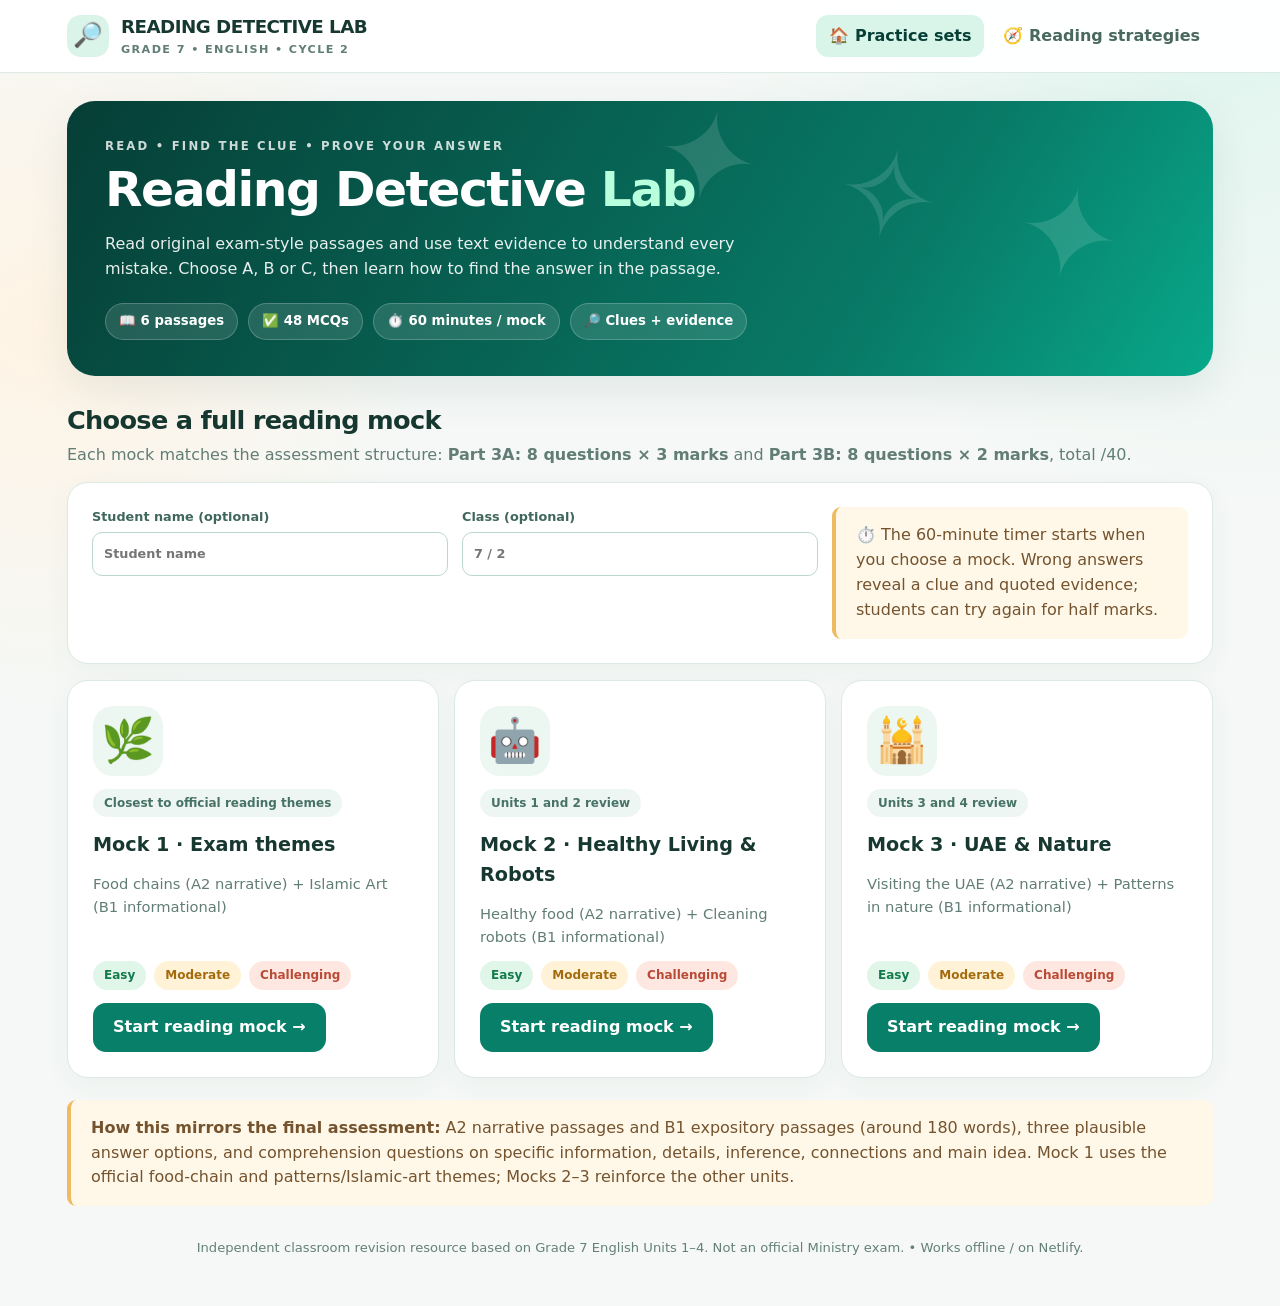
<file: reading/index.html>
<!doctype html><html lang="en"><head><meta charset="UTF-8"><meta name="viewport" content="width=device-width,initial-scale=1"><meta name="theme-color" content="#073f37"><meta name="description" content="Grade 7 English practice for UAE Cycle 2, Units 1–4"><title>Grade 7 Reading Detective Lab</title><style>:root{--bg:#f5f8f6;--ink:#163830;--muted:#617d76;--teal:#087f68;--dark:#073f37;--mint:#d8f3e8;--gold:#ffe3a5;--coral:#eb785e;--line:#dce9e4;--white:#fff;--shade:0 14px 44px rgba(21,71,61,.09)}
*{box-sizing:border-box}html{scroll-behavior:smooth}body{margin:0;color:var(--ink);background:radial-gradient(circle at 95% 0%,#e0f5ee 0%,transparent 28%),radial-gradient(circle at 3% 25%,#fff4e5,transparent 24%),var(--bg);font:16px/1.55 system-ui,-apple-system,BlinkMacSystemFont,"Segoe UI",sans-serif}button,input,select{font:inherit}button{cursor:pointer}button:disabled{cursor:not-allowed;opacity:.48}a{color:var(--teal)}.wrap{max-width:1190px;margin:0 auto;padding:0 22px}.topbar{position:sticky;z-index:10;top:0;background:rgba(255,255,255,.95);border-bottom:1px solid var(--line);backdrop-filter:blur(15px)}.top-inner{height:72px;display:flex;align-items:center;justify-content:space-between;gap:20px}.brand{display:flex;align-items:center;gap:12px;font-size:1.14rem;font-weight:900;letter-spacing:-.5px}.brand-icon{width:42px;height:42px;border-radius:14px;display:grid;place-items:center;background:#daf4e9;font-size:24px}.brand small{display:block;font-size:.7rem;color:var(--muted);font-weight:700;letter-spacing:1.4px}.nav{display:flex;gap:6px;flex-wrap:wrap}.nav button{background:none;border:0;border-radius:12px;padding:9px 13px;color:#49685e;font-weight:750}.nav button.active,.nav button:hover{background:#d9f4e9;color:var(--dark)}.hero{margin:28px 0 22px;background:linear-gradient(122deg,#063e36,#087b67 72%,#08a88b);border-radius:28px;color:white;overflow:hidden;display:flex;min-height:240px;position:relative;box-shadow:var(--shade)}.hero:after{content:'✦ ✧ ✦';position:absolute;right:6%;top:0;transform:rotate(12deg);font-size:125px;letter-spacing:20px;opacity:.13}.hero-copy{padding:36px 38px;position:relative;z-index:2;max-width:820px}.eyebrow{font-size:.73rem;letter-spacing:2.2px;text-transform:uppercase;font-weight:900;opacity:.8}.hero h1{font-size:clamp(2rem,4vw,3.05rem);line-height:1.08;margin:9px 0 15px;letter-spacing:-1.5px}.hero p{opacity:.91;max-width:660px;margin:0}.hero-stats{display:flex;flex-wrap:wrap;gap:10px;margin-top:22px}.stat{background:rgba(255,255,255,.12);padding:7px 13px;border:1px solid rgba(255,255,255,.21);border-radius:24px;font-size:.83rem;font-weight:800}.sectionbar{display:flex;align-items:end;justify-content:space-between;gap:14px;margin:25px 0 15px;flex-wrap:wrap}.sectionbar h2{margin:0;font-size:1.6rem;letter-spacing:-.7px}.sectionbar p{margin:2px 0 0;color:var(--muted)}.card{background:white;border:1px solid var(--line);border-radius:21px;box-shadow:0 8px 28px rgba(32,84,67,.045)}.pad{padding:24px}.grid{display:grid;grid-template-columns:repeat(3,minmax(0,1fr));gap:15px}.grid4{grid-template-columns:repeat(4,minmax(0,1fr))}.cta{border:0;border-radius:13px;padding:12px 20px;font-weight:850;display:inline-flex;align-items:center;justify-content:center;gap:9px;transition:.18s;box-shadow:none}.cta.primary{background:var(--teal);color:white}.cta.primary:hover{background:#056c59;transform:translateY(-1px)}.cta.soft{background:#e5f5ee;color:var(--dark)}.cta.outline{background:white;border:1px solid #cbdcd6;color:var(--dark)}.cta.danger{background:#fff0ec;color:#a84130}.cta.tiny{padding:7px 11px;font-size:.82rem}.cta:focus-visible,.option:focus-visible,input:focus-visible,select:focus-visible{outline:3px solid #eeb64c;outline-offset:2px}.control{padding:10px 13px;border:1px solid #cadcd6;border-radius:12px;background:#fff;color:var(--dark)}.filters{display:flex;gap:10px;flex-wrap:wrap;align-items:center}.filters input{min-width:240px}.pill{display:inline-block;border-radius:50px;padding:5px 11px;font-size:.75rem;font-weight:850;background:#eef6f3;color:#477266}.pill.easy{background:#e0f6e9;color:#137a4c}.pill.moderate{background:#fff2d6;color:#a36b0d}.pill.challenging{background:#ffe7e1;color:#b94a35}.word-card{padding:19px;min-height:250px;position:relative;overflow:hidden}.word-art{height:109px;border-radius:16px;background:linear-gradient(145deg,#d1f1e7,#ebfbf5);display:flex;align-items:center;justify-content:center;font-size:66px;text-shadow:0 4px 3px rgba(0,0,0,.08);margin-bottom:13px}.word-art.unit2{background:linear-gradient(135deg,#e3efff,#d4f5f1)}.word-art.unit3{background:linear-gradient(135deg,#fff0d5,#fbe4e6)}.word-art.unit4{background:linear-gradient(135deg,#f0eaff,#e6f4fe)}.word-card h3{font-size:1.12rem;margin:0 0 2px}.arabic{font-family:Tahoma,"Noto Naskh Arabic",Arial,sans-serif;direction:rtl;color:#0e7a66;font-weight:850;font-size:1.02rem}.word-card .mean{color:#53736a;font-size:.9rem;margin:7px 0}.example{font-size:.83rem;background:#f5f9f7;border-left:3px solid #83ccaf;padding:9px;border-radius:5px;color:#38584e}.word-foot{margin-top:12px;display:flex;justify-content:space-between;gap:8px;align-items:center}.unit-tag{font-size:.71rem;text-transform:uppercase;letter-spacing:1px;color:#637e76;font-weight:800}.muted{color:var(--muted)}.footer{padding:32px 0 48px;color:#648078;font-size:.82rem;text-align:center}.setup-grid{display:grid;grid-template-columns:repeat(3,minmax(0,1fr));gap:15px}.mode-card{padding:25px;display:flex;flex-direction:column;align-items:start;gap:13px}.mode-art{font-size:43px;background:#edf7f2;display:grid;place-items:center;width:70px;height:70px;border-radius:20px}.mode-card h3{font-size:1.2rem;margin:0}.mode-card p{color:var(--muted);margin:0;flex:1;font-size:.92rem}.field{display:flex;flex-direction:column;gap:5px;font-size:.8rem;font-weight:800;color:#40675c}.field input,.field select{padding:11px;border-radius:10px;border:1px solid #bcd8cd;background:#fff;min-width:0}.form-row{display:grid;grid-template-columns:repeat(3,minmax(0,1fr));gap:14px}.quiz-shell{display:grid;grid-template-columns:minmax(0,1fr) 255px;gap:19px;align-items:start}.timer{font-weight:950;font-size:1.6rem;letter-spacing:.3px;color:var(--dark);font-variant-numeric:tabular-nums}.timer.low{color:#c64f3c}.progress-track{height:10px;border-radius:50px;background:#e5f1ed;overflow:hidden;margin:12px 0}.progress-fill{background:linear-gradient(90deg,#0ab188,#31b795);height:100%;transition:width .24s}.question{font-size:clamp(1.2rem,2vw,1.56rem);line-height:1.5;font-weight:850;margin:16px 0}.options{display:grid;gap:10px}.option{width:100%;text-align:left;display:flex;align-items:center;gap:15px;border:2px solid #e0ebe7;border-radius:15px;background:#fff;color:var(--dark);font-weight:740;padding:14px 17px}.option:hover:not(:disabled){background:#f0fbf6;border-color:#8ecbb4}.option .letter{flex:0 0 35px;width:35px;height:35px;border-radius:11px;background:#edf6f2;display:grid;place-items:center;font-weight:900}.option.selected{border-color:#0ba07e;background:#edfaf5}.option.wrong{border-color:#e87f67;background:#fff1ed}.feedback{border-radius:16px;padding:18px 20px;margin-top:20px;border:1px solid #b4decc;background:#f1fbf5}.feedback.bad{background:#fff6ec;border-color:#f3d2a5}.feedback h3{margin:0 0 7px}.feedback p{margin:5px 0}.feedback .evidence{padding:10px 13px;border-left:4px solid #18a784;background:#fff;border-radius:8px;margin:10px 0;color:#255b4b}.side{position:sticky;top:93px;padding:20px}.side p{font-size:.85rem;color:var(--muted)}.mark{background:#ffdf8f;border-radius:4px;padding:0 3px;box-decoration-break:clone}.passage{font-size:1.02rem;line-height:1.93;letter-spacing:.05px;color:#29463d}.passage p{margin:0 0 16px}.reading-shell{display:grid;grid-template-columns:minmax(0,1.24fr) minmax(0,.95fr);gap:17px;align-items:start}.reading-panel{max-height:70vh;overflow:auto;position:sticky;top:92px}.read-q{position:sticky;top:90px}.back{border:0;background:none;color:#16765f;font-weight:850;padding:6px 0}.results{text-align:center;padding:38px}.results .big{font-size:3.8rem;font-weight:1000;color:#087e66;line-height:1.2}.results h2{margin:8px 0;font-size:1.9rem}.badgelist{display:flex;gap:8px;flex-wrap:wrap}.helptext{font-size:.85rem;color:#6a857a}.numbered{font-feature-settings:'tnum'}.notice{padding:16px 20px;background:#fff8e8;border-left:4px solid #efbb62;border-radius:9px;color:#74532e}.empty{padding:45px 20px;text-align:center;color:var(--muted)}.hide{display:none!important}@media(max-width:950px){.grid4{grid-template-columns:repeat(3,minmax(0,1fr))}.reading-shell,.quiz-shell{grid-template-columns:1fr}.reading-panel,.read-q,.side{position:static;max-height:none}.setup-grid{grid-template-columns:repeat(2,minmax(0,1fr))}}@media(max-width:650px){.wrap{padding:0 12px}.top-inner{height:auto;min-height:67px;padding:10px 0;flex-wrap:wrap}.nav{width:100%;justify-content:flex-start;gap:0}.nav button{font-size:.79rem;padding:7px 10px}.hero{border-radius:20px;min-height:200px}.hero-copy{padding:26px 22px}.grid,.grid4,.setup-grid,.form-row{grid-template-columns:1fr}.word-card{min-height:0}.word-art{height:92px}.reading-shell,.quiz-shell{gap:11px}.pad{padding:17px}.question{font-size:1.18rem}.side{order:-1}.filters input{min-width:0;width:100%}}
</style></head><body><header class="topbar"><div class="wrap top-inner"><div class="brand"><span class="brand-icon">🔎</span><span>READING DETECTIVE LAB<small>GRADE 7 • ENGLISH • CYCLE 2</small></span></div><nav class="nav" id="nav"></nav></div></header><main class="wrap" id="app"></main><footer class="wrap footer">Independent classroom revision resource based on Grade 7 English Units 1–4. Not an official Ministry exam. • Works offline / on Netlify.</footer><script>const READINGS=[{"id":"p1","unit":1,"title":"Mariam and the Missing Rabbits","level":"A2.1–A2.2","kind":"Narrative","text":"On Wednesday, Mariam's class visited a wildlife centre to learn about food chains. First, their guide showed them a field with tall grass, rabbits and foxes. The guide explained that grass is a producer. Rabbits eat grass, and foxes hunt rabbits. In this food chain, the rabbit is the fox's prey.\n\nNext, the class walked beside a pond. They watched a small bird eat insects and saw an eagle flying above the trees. The guide explained that these animals were part of a food web because several food chains were connected. Mariam noticed that there were fewer rabbits near the pond than in the field.\n\nThe guide asked, \"What could happen if most of the rabbits disappeared?\" Ali thought the foxes would need to look for other animals to eat. Mariam said that more grass might grow because fewer rabbits would eat it. The guide agreed that changes to one animal could affect several other living things.\n\nOn the bus home, Mariam drew the food chain in her notebook and wrote, \"Every living thing has an important place in nature.\"","words":180,"questions":[{"question":"Where did Mariam’s class go on Wednesday?","options":["To a wildlife centre","To a nature reserve","To an animal farm"],"correct":0,"difficulty":"easy","skill":"Specific information","evidence":"Mariam's class visited a wildlife centre","clue":"Find the place named in the first sentence.","explain":"The first sentence identifies the wildlife centre."},{"question":"Which animal eats the grass in the field?","options":["The fox","The rabbit","The eagle"],"correct":1,"difficulty":"easy","skill":"Specific information","evidence":"Rabbits eat grass, and foxes hunt rabbits.","clue":"Look for the animal directly connected to grass.","explain":"Rabbits eat the grass; foxes hunt the rabbits."},{"question":"What did the small bird eat?","options":["Insects","Seeds","Small fish"],"correct":0,"difficulty":"easy","skill":"Specific information","evidence":"They watched a small bird eat insects","clue":"Look in the paragraph about the pond.","explain":"The bird is described as eating insects."},{"question":"What did Mariam see flying above the trees?","options":["A falcon","An eagle","A hawk"],"correct":1,"difficulty":"easy","skill":"Specific information","evidence":"saw an eagle flying above the trees","clue":"Focus on the animal in the air.","explain":"The passage names an eagle above the trees."},{"question":"Why were these animals part of a food web?","options":["They all followed one food chain","They lived in the same field","Several food chains were connected"],"correct":2,"difficulty":"moderate","skill":"Detail","evidence":"several food chains were connected","clue":"Think about the difference between a single chain and a web.","explain":"A food web connects several chains."},{"question":"What might foxes do if rabbits disappeared?","options":["Hunt fewer animals","Look for other animals to eat","Move only to another field"],"correct":1,"difficulty":"moderate","skill":"Inference","evidence":"foxes would need to look for other animals to eat","clue":"Look at Ali’s prediction after the guide’s question.","explain":"Ali says foxes would search for different prey."},{"question":"Why might more grass grow after many rabbits disappear?","options":["Less grass would be eaten","More sunlight would reach the grass","Other plant eaters would move away"],"correct":0,"difficulty":"challenging","skill":"Cause and effect","evidence":"more grass might grow because fewer rabbits would eat it","clue":"Connect the number of plant eaters to the amount of grass.","explain":"Fewer rabbits means less grass is eaten."},{"question":"Which statement best expresses the main idea?","options":["Different animals live in different habitats","Each species can affect others in a food web","Foxes sometimes change what they hunt"],"correct":1,"difficulty":"challenging","skill":"Overall meaning","evidence":"changes to one animal could affect several other living things","clue":"Use the guide’s lesson and Mariam’s final thought.","explain":"Changes in one species affect others in connected food chains."}]},{"id":"p2","unit":4,"title":"Patterns in Islamic Art","level":"B1.1","kind":"Expository","text":"Islamic art can be seen in mosques, museums and beautiful buildings in many countries. Artists often use geometric shapes, calligraphy and mosaics to decorate walls, floors and doors. These three art forms are different, but they can all include repeating patterns.\n\nGeometric designs use shapes such as circles, squares, triangles and hexagons. Artists repeat or turn the shapes to make complex patterns. Some designs look simple at first, but they contain many smaller shapes. A visitor can sometimes find the same design on a floor and on the wall above it.\n\nCalligraphy is the art of beautiful handwriting. In Islamic buildings, artists may write Arabic words in carefully planned designs. Mosaics are pictures or patterns made from many small pieces of coloured tile or stone. A mosaic may show flowers, leaves or geometric shapes.\n\nOne famous building with beautiful decorations is the Taj Mahal in India. Visitors can see marble, calligraphy and colourful stone designs there. These works of art remind us that mathematics and creativity can work together. Even today, designers study traditional patterns to find ideas for modern buildings and objects.","words":183,"questions":[{"question":"Where can people see Islamic art?","options":["Only in historical buildings","In mosques, museums and buildings","Only in modern art galleries"],"correct":1,"difficulty":"easy","skill":"Detail","evidence":"in mosques, museums and beautiful buildings","clue":"Check the first sentence for locations.","explain":"The first sentence names mosques, museums and buildings."},{"question":"Which shape is mentioned in geometric designs?","options":["Hexagons","Pentagons","Cubes"],"correct":0,"difficulty":"easy","skill":"Detail","evidence":"circles, squares, triangles and hexagons","clue":"Find the list of shapes in paragraph two.","explain":"Hexagons appear in the list of geometric shapes."},{"question":"What is calligraphy?","options":["Art made with repeated shapes","Beautiful artistic handwriting","Pictures made from stone"],"correct":1,"difficulty":"easy","skill":"Detail","evidence":"Calligraphy is the art of beautiful handwriting.","clue":"Look for the sentence that defines this word.","explain":"The text defines calligraphy as beautiful handwriting."},{"question":"What are mosaics made from?","options":["Small pieces of coloured material","Large pieces of painted stone","Single sheets of patterned paper"],"correct":0,"difficulty":"easy","skill":"Detail","evidence":"many small pieces of coloured tile or stone","clue":"Compare the materials described for mosaics.","explain":"Mosaics are made from small pieces of tile or stone."},{"question":"Why might a geometric design look simpler than it really is?","options":["It often uses a small number of colours","It contains many smaller shapes","It is usually viewed from far away"],"correct":1,"difficulty":"moderate","skill":"Inference","evidence":"they contain many smaller shapes","clue":"Look at the contrast between first impressions and detail.","explain":"Smaller shapes make a design more complex than it first appears."},{"question":"What does “complex” suggest about these patterns?","options":["They use detailed arrangements","They are made only from hexagons","They are repeated without any changes"],"correct":0,"difficulty":"moderate","skill":"Vocabulary inference","evidence":"repeat or turn the shapes to make complex patterns","clue":"Look at what artists do with different shapes.","explain":"Repeating and turning shapes produces detailed arrangements."},{"question":"How does Islamic art connect mathematics and creativity?","options":["Artists measure shapes but avoid patterns","Shapes are arranged into artistic designs","Artists copy the same design without changes"],"correct":1,"difficulty":"challenging","skill":"Connections","evidence":"mathematics and creativity can work together","clue":"Link geometric shapes with the final paragraph.","explain":"Geometry and artistic choices are combined in designs."},{"question":"What is the best summary of this text?","options":["Islamic art uses several forms of decoration and patterns","Geometric patterns are the main part of Islamic art","Calligraphy and mosaics appear mainly in India"],"correct":0,"difficulty":"challenging","skill":"Overall meaning","evidence":"geometric shapes, calligraphy and mosaics to decorate","clue":"Choose an idea covering the whole passage, not one building.","explain":"The passage explains three art forms and their patterns."}]},{"id":"p3","unit":1,"title":"A Healthy Lunch Plan","level":"A2.1–A2.2","kind":"Narrative","text":"Aisha used to buy chips and a sweet drink during the school break. She often skipped breakfast because she woke up late. By lunchtime, she felt tired and found it difficult to focus on her lessons. One day, her science teacher asked the class to keep a food diary for a week.\n\nAisha wrote down everything she ate. She noticed that she ate very few vegetables and did not drink enough water. Her teacher explained that a balanced diet should include different kinds of food. Fruit and vegetables provide vitamins, while beans, fish and eggs provide protein.\n\nOn Sunday, Aisha planned a healthier lunch with her mother. First, they made a chicken sandwich with fresh vegetables. Next, they added an apple and a bottle of water. They prepared enough food for one meal, so nothing was wasted.\n\nAfter a few days, Aisha felt more active in class. She still enjoyed a treat sometimes, but she no longer ate chips every day. At the end of the week, she told her friend that small daily choices could help her feel stronger and healthier.","words":182,"questions":[{"question":"What did Aisha usually buy during the school break?","options":["A sandwich and water","Chips and a sweet drink","Fruit and a sweet drink"],"correct":1,"difficulty":"easy","skill":"Specific information","evidence":"buy chips and a sweet drink","clue":"Read the first sentence about the break.","explain":"Her old choice was chips and a sweet drink."},{"question":"Why did Aisha often skip breakfast?","options":["She woke up late","She preferred to eat at lunch","She thought breakfast was unhealthy"],"correct":0,"difficulty":"easy","skill":"Specific information","evidence":"skipped breakfast because she woke up late","clue":"Find the stated reason for missing breakfast.","explain":"She woke up late."},{"question":"What did the teacher ask students to keep?","options":["A food diary","A healthy meal plan","A recipe book"],"correct":0,"difficulty":"easy","skill":"Specific information","evidence":"keep a food diary for a week","clue":"Look at the task given by the science teacher.","explain":"The assignment was a food diary."},{"question":"Which foods are described as sources of protein?","options":["Apples, eggs and fish","Beans, apples and vegetables","Beans, fish and eggs"],"correct":2,"difficulty":"easy","skill":"Specific information","evidence":"beans, fish and eggs provide protein","clue":"Find the sentence that names protein.","explain":"Those three foods are listed as protein sources."},{"question":"What did Aisha and her mother prepare first?","options":["An apple and a bottle of water","A chicken sandwich with vegetables","A vegetable salad and fruit"],"correct":1,"difficulty":"moderate","skill":"Detail","evidence":"First, they made a chicken sandwich with fresh vegetables.","clue":"Follow the sequencing word “First.”","explain":"They started with the sandwich."},{"question":"How did they avoid wasting food?","options":["They prepared just enough for one meal","They used only food left from yesterday","They bought several meals at once"],"correct":0,"difficulty":"moderate","skill":"Detail","evidence":"They prepared enough food for one meal, so nothing was wasted.","clue":"Think about how the amount prepared relates to waste.","explain":"Preparing the needed amount prevented leftovers being thrown away."},{"question":"What can we infer from Aisha’s improvement?","options":["Small changes can improve how someone feels","Preparing meals is more important than breakfast","Drinking water alone can solve tiredness"],"correct":0,"difficulty":"challenging","skill":"Inference","evidence":"After a few days, Aisha felt more active in class.","clue":"Compare Aisha before and after changing her habits.","explain":"Her healthier choices were followed by more energy."},{"question":"Which title gives the main message?","options":["Planning Lunch Saves Time","Healthy Choices Make a Difference","Healthy Food Is Better Than Exercise"],"correct":1,"difficulty":"challenging","skill":"Overall meaning","evidence":"small daily choices could help her feel stronger and healthier","clue":"Use her final conclusion as a guide.","explain":"The story is about the benefits of small healthy changes."}]},{"id":"p4","unit":2,"title":"How Cleaning Robots Help Us","level":"B1.1","kind":"Expository","text":"Cleaning robots are now used in some schools, offices and hospitals. They do not work exactly like people. Instead, they follow instructions from a control system and use sensors to detect objects around them. If a sensor notices a chair, the robot changes direction before touching it.\n\nDifferent parts work together. The power supply provides energy, while the frame supports the other parts. Wheels help the robot move, and a small tool or brush collects dust from the floor. Some robots have a water tank and can wash a floor after collecting the dirt.\n\nRobots can save workers time, especially when they clean long corridors. However, a robot may find stairs difficult, and it cannot always move around toys or bags left on the ground. Someone must also recharge its battery and clean its filter regularly. If the filter becomes blocked, it may stop picking up dirt properly.\n\nEngineers continue to improve these machines. Better sensors can help them move more safely, but robots still need people to check their work. Technology can make daily jobs easier without doing every part of the job for us.","words":186,"questions":[{"question":"Which places are mentioned as using cleaning robots?","options":["Schools, offices and hospitals","Schools, museums and hospitals","Warehouses, offices and airports"],"correct":0,"difficulty":"easy","skill":"Detail","evidence":"schools, offices and hospitals","clue":"Look at the first sentence.","explain":"The text lists these three workplaces."},{"question":"Which part detects objects around the robot?","options":["The frame","The sensor","The control system"],"correct":1,"difficulty":"easy","skill":"Detail","evidence":"use sensors to detect objects around them","clue":"Find what helps the robot notice things.","explain":"Sensors detect objects."},{"question":"What provides energy to the machine?","options":["Power supply","Motor","Control system"],"correct":0,"difficulty":"easy","skill":"Detail","evidence":"The power supply provides energy","clue":"Look at the functions of robot parts.","explain":"The power supply gives energy."},{"question":"What collects dust?","options":["A water tank","A brush or tool","A filter"],"correct":1,"difficulty":"easy","skill":"Detail","evidence":"a small tool or brush collects dust","clue":"Find the part that touches and cleans the floor.","explain":"The brush or tool collects dust."},{"question":"Why are robots useful in long corridors?","options":["They save workers time","They do not need to be recharged","They can clean stairs at the same time"],"correct":0,"difficulty":"moderate","skill":"Detail","evidence":"Robots can save workers time, especially when they clean long corridors.","clue":"Find the benefit in paragraph three.","explain":"Cleaning long corridors can save time."},{"question":"What may happen if a filter is blocked?","options":["It needs less time to clean the floor","It may not pick up dirt properly","It begins to use more water"],"correct":1,"difficulty":"moderate","skill":"Inference","evidence":"If the filter becomes blocked, it may stop picking up dirt properly.","clue":"Think about how a filter affects cleaning.","explain":"A blocked filter reduces cleaning performance."},{"question":"Why do cleaning robots still need human help?","options":["They cannot complete every task or maintain themselves","They need a person to push them along corridors","They can work only on clean floors"],"correct":0,"difficulty":"challenging","skill":"Connections","evidence":"robots still need people to check their work","clue":"Combine the examples about stairs, recharging and filters.","explain":"Robots have limitations and need checks and maintenance."},{"question":"Which statement best summarises the passage?","options":["Robots can help with cleaning, but people are still important","New robots can clean better than people in all places","Cleaning robots are mostly useful in large hospitals"],"correct":0,"difficulty":"challenging","skill":"Overall meaning","evidence":"Technology can make daily jobs easier without doing every part of the job for us.","clue":"Find a statement that includes both the benefit and the limitation.","explain":"The text balances useful technology with the need for human help."}]},{"id":"p5","unit":3,"title":"A Family Trip Across the UAE","level":"A2.1–A2.2","kind":"Narrative","text":"Last winter, Salma's cousin Sara came from another country to visit the UAE for the first time. Salma wanted to show her both modern buildings and traditional places. She planned a three-day trip with her family and wrote the route in a small notebook.\n\nOn the first day, they went to Dubai. Sara enjoyed looking at the tall buildings and visiting a large shopping mall. In the evening, they walked near the sea and took photographs. Sara said that the city was very different from her home town.\n\nThe next morning, the family drove to Ras Al Khaimah. They stopped at a date farm before travelling toward the mountains. Sara learned that dates grow on palm trees and are an important local crop. She loved the cooler air near the mountains.\n\nOn the final day, they visited Sharjah and explored a museum with old objects from the UAE. Sara asked many questions about Emirati life. Before she left, she thanked Salma for choosing such different places. Salma was pleased because her cousin had learned about the country's past and present.","words":180,"questions":[{"question":"Who visited the UAE for the first time?","options":["Salma","Sara","Sara’s mother"],"correct":1,"difficulty":"easy","skill":"Specific information","evidence":"Salma's cousin Sara came from another country to visit the UAE for the first time.","clue":"Find who arrived from another country.","explain":"Sara was the visitor."},{"question":"How many days did Salma plan for the trip?","options":["Two days","Three days","Four days"],"correct":1,"difficulty":"easy","skill":"Specific information","evidence":"She planned a three-day trip","clue":"Find the duration of the trip.","explain":"The plan lasted three days."},{"question":"Where did the family go first?","options":["Dubai","Sharjah","Ras Al Khaimah"],"correct":0,"difficulty":"easy","skill":"Specific information","evidence":"On the first day, they went to Dubai.","clue":"Look for “first day.”","explain":"Dubai was the first stop."},{"question":"What did Sara learn about dates?","options":["They grow on palm trees","They are mainly grown in mountains","They grow best beside the sea"],"correct":0,"difficulty":"easy","skill":"Specific information","evidence":"dates grow on palm trees","clue":"Read the paragraph about the date farm.","explain":"The passage says dates grow on palm trees."},{"question":"Why did the family visit a museum in Sharjah?","options":["To learn about old objects and Emirati life","To compare modern shopping centres","To see mountain pictures from the UAE"],"correct":0,"difficulty":"moderate","skill":"Detail","evidence":"explored a museum with old objects from the UAE","clue":"Think about what a museum shows visitors.","explain":"The museum had historical objects that encouraged questions about Emirati life."},{"question":"Which place had cooler mountain air?","options":["Dubai","Ras Al Khaimah","Sharjah"],"correct":1,"difficulty":"moderate","skill":"Detail","evidence":"She loved the cooler air near the mountains.","clue":"Connect the mountain visit to its emirate.","explain":"The mountain trip followed the stop in Ras Al Khaimah."},{"question":"Why did Salma choose both modern and traditional places?","options":["To show different sides of the UAE","To visit both large and small cities","To compare public transport in each emirate"],"correct":0,"difficulty":"challenging","skill":"Inference","evidence":"show her both modern buildings and traditional places","clue":"Think about what Sara learned at the end.","explain":"Salma wanted Sara to experience the UAE’s past and present."},{"question":"What is the best main idea?","options":["Three places helped a visitor learn about the UAE","A family visited different places to enjoy the weather","A visitor learned mainly about modern cities"],"correct":0,"difficulty":"challenging","skill":"Overall meaning","evidence":"her cousin had learned about the country's past and present.","clue":"Use the purpose and result of the whole journey.","explain":"The trip used several places to introduce the UAE."}]},{"id":"p6","unit":4,"title":"Mathematics in Nature","level":"B1.1","kind":"Expository","text":"Patterns are everywhere in nature. We can see them on animal shells, in flowers and even in the way seeds grow. Some patterns use repeating shapes, while others follow a sequence of numbers. Looking closely at these designs helps scientists ask questions about how living things grow.\n\nOne well-known number pattern is the Fibonacci sequence. Each number after the first two is made by adding the previous two numbers. The sequence begins 0, 1, 1, 2, 3, 5 and 8. Some flowers and pine cones show spiral patterns that can be connected to Fibonacci numbers. A sunflower, for example, has seeds arranged in curves that can be counted.\n\nPeople also create patterns inspired by nature. Architects use repeated shapes in buildings, and artists use circles, squares and hexagons in their designs. Some patterns have symmetry, which means their parts match on opposite sides.\n\nHowever, not every natural pattern follows the Fibonacci sequence exactly. Weather, growing conditions and chance can change the way plants develop. Studying patterns helps us notice relationships, but careful observation is important before we make a scientific claim.","words":181,"questions":[{"question":"Where can patterns appear in nature?","options":["In shells, flowers and seeds","In flowers, rocks and buildings","In shells, buildings and seeds"],"correct":0,"difficulty":"easy","skill":"Detail","evidence":"on animal shells, in flowers and even in the way seeds grow","clue":"Look for the first examples of natural patterns.","explain":"The first paragraph lists shells, flowers and seeds."},{"question":"How is a new Fibonacci number found?","options":["By adding the previous two numbers","By doubling the previous number","By adding the next two numbers"],"correct":0,"difficulty":"easy","skill":"Detail","evidence":"made by adding the previous two numbers","clue":"Read the rule in paragraph two.","explain":"Each number is the sum of the previous two."},{"question":"Which number comes after 5 in the sequence shown?","options":["6","8","9"],"correct":1,"difficulty":"easy","skill":"Detail","evidence":"0, 1, 1, 2, 3, 5 and 8","clue":"Look at the listed sequence.","explain":"Eight follows five."},{"question":"Which plant is mentioned as having curved seed patterns?","options":["Sunflower","Pine cone","Rose bush"],"correct":0,"difficulty":"easy","skill":"Detail","evidence":"A sunflower, for example, has seeds arranged in curves","clue":"Look for the example involving seeds.","explain":"The sunflower is the example."},{"question":"What does symmetry mean in this passage?","options":["Parts match on opposite sides","Shapes repeat at equal distances","All shapes contain the same number of sides"],"correct":0,"difficulty":"moderate","skill":"Detail","evidence":"their parts match on opposite sides","clue":"Find the explanation of the design property.","explain":"Symmetry means opposite sides match."},{"question":"Why can some plant patterns change?","options":["Growing conditions and weather may change them","Every plant begins with a different number sequence","Human-made buildings can influence them"],"correct":0,"difficulty":"moderate","skill":"Inference","evidence":"Weather, growing conditions and chance can change the way plants develop.","clue":"Look at the final paragraph for reasons.","explain":"Natural conditions can change how plants grow."},{"question":"Why does the writer say careful observation is important?","options":["Patterns do not always follow one rule exactly","Patterns are difficult to see without tools","Artists sometimes use patterns incorrectly"],"correct":0,"difficulty":"challenging","skill":"Connections","evidence":"not every natural pattern follows the Fibonacci sequence exactly","clue":"Connect the warning with the final sentence.","explain":"We should check evidence instead of assuming every pattern matches a rule."},{"question":"What is the main purpose of the text?","options":["To explain different patterns and why they are studied","To compare patterns in plants and in buildings","To teach how to find the Fibonacci numbers in flowers"],"correct":0,"difficulty":"challenging","skill":"Overall meaning","evidence":"Studying patterns helps us notice relationships","clue":"Find an idea that covers all three sections.","explain":"The passage explores natural and designed patterns and their significance."}]}];</script><script>
const SETS=[{title:'Mock 1 · Exam themes',subtitle:'Food chains (A2 narrative) + Islamic Art (B1 informational)',ids:['p1','p2'],badge:'Closest to official reading themes'},{title:'Mock 2 · Healthy Living & Robots',subtitle:'Healthy food (A2 narrative) + Cleaning robots (B1 informational)',ids:['p3','p4'],badge:'Units 1 and 2 review'},{title:'Mock 3 · UAE & Nature',subtitle:'Visiting the UAE (A2 narrative) + Patterns in nature (B1 informational)',ids:['p5','p6'],badge:'Units 3 and 4 review'}];
const STORE={getItem(k){try{return window.localStorage.getItem(k)}catch(e){return null}},setItem(k,v){try{window.localStorage.setItem(k,v)}catch(e){}}};const esc=s=>String(s??'').replaceAll('&','&amp;').replaceAll('<','&lt;').replaceAll('>','&gt;').replaceAll('"','&quot;').replaceAll("'",'&#39;');const $=id=>document.getElementById(id);let page='home',session=null,tick=null;
function clock(ms){let s=Math.max(0,Math.ceil(ms/1000));return String(Math.floor(s/60)).padStart(2,'0')+':'+String(s%60).padStart(2,'0')}
function nav(){const data=[['home','🏠 Practice sets'],['skills','🧭 Reading strategies']];$('nav').innerHTML=data.map(([id,label])=>`<button class="${page===id?'active':''}" data-nav="${id}">${label}</button>`).join('');document.querySelectorAll('[data-nav]').forEach(b=>b.onclick=()=>{if(session&&!session.done&&!confirm('Leave your timed reading practice?'))return;clearInterval(tick);session=null;page=b.dataset.nav;render();});}
function hero(){return `<div class="hero"><div class="hero-copy"><div class="eyebrow">Read • find the clue • prove your answer</div><h1>Reading Detective <span style="color:#b8ffdd">Lab</span></h1><p>Read original exam-style passages and use text evidence to understand every mistake. Choose A, B or C, then learn how to find the answer in the passage.</p><div class="hero-stats"><span class="stat">📖 6 passages</span><span class="stat">✅ 48 MCQs</span><span class="stat">⏱️ 60 minutes / mock</span><span class="stat">🔎 Clues + evidence</span></div></div></div>`}
function startScreen(){ $('app').innerHTML=hero()+`<div class="sectionbar"><div><h2>Choose a full reading mock</h2><p>Each mock matches the assessment structure: <strong>Part 3A: 8 questions × 3 marks</strong> and <strong>Part 3B: 8 questions × 2 marks</strong>, total /40.</p></div></div><div class="card pad" style="margin-bottom:16px"><div class="form-row"><label class="field">Student name (optional)<input id="student" maxlength="80" placeholder="Student name"></label><label class="field">Class (optional)<input id="klass" maxlength="20" placeholder="7 / 2"></label><div class="notice">⏱️ The 60-minute timer starts when you choose a mock. Wrong answers reveal a clue and quoted evidence; students can try again for half marks.</div></div></div><div class="setup-grid">${SETS.map((set,i)=>`<section class="card mode-card"><div class="mode-art">${['🌿','🤖','🕌'][i]}</div><span class="pill">${esc(set.badge)}</span><h3>${esc(set.title)}</h3><p>${esc(set.subtitle)}</p><div class="badgelist"><span class="pill easy">Easy</span><span class="pill moderate">Moderate</span><span class="pill challenging">Challenging</span></div><button class="cta primary" data-start="${i}">Start reading mock →</button></section>`).join('')}</div><div class="notice" style="margin-top:22px"><strong>How this mirrors the final assessment:</strong> A2 narrative passages and B1 expository passages (around 180 words), three plausible answer options, and comprehension questions on specific information, details, inference, connections and main idea. Mock 1 uses the official food-chain and patterns/Islamic-art themes; Mocks 2–3 reinforce the other units.</div>`;
document.querySelectorAll('[data-start]').forEach(b=>b.onclick=()=>{let set=SETS[+b.dataset.start],ps=set.ids.map(id=>READINGS.find(x=>x.id===id));session={set,passages:ps,idx:0,score:0,questions:ps.flatMap((p,i)=>p.questions.map((q,j)=>({...q,source:p.id,passage:i,number:j+1,weight:i===0?3:2,tries:0,resolved:false,awarded:0}))),start:Date.now(),end:Date.now()+3600000,done:false,name:$('student').value.trim(),className:$('klass').value.trim(),wrong:[],highlight:''};page='quiz';startTimer();renderQuestion();});}
function startTimer(){clearInterval(tick);tick=setInterval(()=>{if(!session||session.done)return;if(session.end<=Date.now()){finish('The 60-minute timer has ended.');return}let el=$('timer');if(el){el.textContent=clock(session.end-Date.now());el.classList.toggle('low',session.end-Date.now()<600000)}},350)}
function passageHtml(txt,evidence){let safe=esc(txt);if(evidence){const chunk=esc(evidence);if(safe.includes(chunk))safe=safe.replace(chunk,`<mark class="mark">${chunk}</mark>`);}return safe.split(/\n\n/).map(p=>`<p>${p}</p>`).join('')}
function renderQuestion(){const q=session.questions[session.idx],p=READINGS.find(x=>x.id===q.source),finished=session.questions.filter(x=>x.resolved).length;let change=q.passage>0&&session.idx===8;
 $('app').innerHTML=`<div class="sectionbar"><div><button class="back" id="exit">← Return to reading sets</button><h2>${esc(session.set.title)}</h2><p>Find the answer in the text before choosing an option.</p></div><span class="pill">${q.passage===0?'Part 3A • Narrative':'Part 3B • Informational'}</span></div><div class="progress-track"><div class="progress-fill" style="width:${finished/16*100}%"></div></div><div class="reading-shell"><article class="card pad reading-panel" id="textpanel"><div class="sectionbar" style="margin:0 0 10px"><div><span class="pill">Unit ${p.unit} • ${esc(p.level)} • ${p.words} words</span><h2 style="font-size:1.23rem;margin-top:7px">${esc(p.title)}</h2></div></div><div class="passage" id="passage">${passageHtml(p.text,session.highlight)}</div></article><section class="card pad read-q"><div class="sectionbar" style="margin:0"><span class="pill ${q.difficulty}">${esc(q.difficulty)} · ${esc(q.skill)}</span><span class="pill">${q.weight} marks</span></div><div style="display:flex;align-items:center;justify-content:space-between;margin-top:13px"><strong>Question ${session.idx+1} / 16</strong><span class="timer" id="timer">${clock(session.end-Date.now())}</span></div><div class="question">${esc(q.question)}</div><div class="options">${q.options.map((o,i)=>`<button class="option" data-choice="${i}"><span class="letter">${'ABC'[i]}</span><span>${esc(o)}</span></button>`).join('')}</div><div id="feedback"></div><div class="hide" id="nextr" style="margin-top:18px"><button class="cta primary" id="next">${session.idx===15?'See your final score':'Next question →'}</button></div><p class="helptext" style="margin-top:18px">${session.score} / 40 marks so far · Evidence is highlighted in yellow after an incorrect answer.</p></section></div>`;$('exit').onclick=()=>{if(confirm('Exit this timed mock?')){clearInterval(tick);session=null;page='home';render()}};document.querySelectorAll('[data-choice]').forEach(b=>b.onclick=()=>answer(+b.dataset.choice));}
function answer(choice){const q=session.questions[session.idx];if(q.resolved||Date.now()>=session.end)return;q.tries++;const buttons=[...document.querySelectorAll('[data-choice]')];if(choice===q.correct){q.resolved=true;q.awarded=q.tries===1?q.weight:q.weight/2;session.score+=q.awarded;buttons.forEach((b,i)=>{b.disabled=true;if(i===q.correct)b.classList.add('selected')});$('feedback').innerHTML=`<div class="feedback"><h3>✅ Correct! +${q.awarded} marks</h3><p>${esc(q.explain)}</p><p><strong>Text evidence:</strong></p><div class="evidence">“${esc(q.evidence)}”</div></div>`;$('nextr').classList.remove('hide');$('next').onclick=next;}
else if(q.tries===1){session.wrong.push({passage:q.source,question:q.question,correct:q.options[q.correct],chosen:q.options[choice],evidence:q.evidence});buttons[choice].disabled=true;buttons[choice].classList.add('wrong');session.highlight=q.evidence;$('passage').innerHTML=passageHtml(READINGS.find(p=>p.id===q.source).text,q.evidence);$('feedback').innerHTML=`<div class="feedback bad"><h3>🔎 Detective clue — look again!</h3><p><strong>Clue:</strong> ${esc(q.clue)}</p><p><strong>Evidence from the passage:</strong></p><div class="evidence">“${esc(q.evidence)}”</div><p class="helptext">The evidence is highlighted in yellow on the left. You have one more chance for half marks.</p></div>`;}
else {q.resolved=true;buttons.forEach((b,i)=>{b.disabled=true;if(i===q.correct)b.classList.add('selected');if(i===choice)b.classList.add('wrong')});$('feedback').innerHTML=`<div class="feedback bad"><h3>📘 Learn from the evidence</h3><p><strong>Best answer:</strong> ${esc(q.options[q.correct])}</p><p>${esc(q.explain)}</p><div class="evidence">“${esc(q.evidence)}”</div></div>`;$('nextr').classList.remove('hide');$('next').onclick=next;}}
function next(){if(session.idx===15){finish('Reading mock complete!');return}session.idx++;session.highlight='';renderQuestion();}
function finish(msg){if(!session)return;clearInterval(tick);session.done=true;page='results';const done=session.questions.filter(q=>q.resolved).length,pct=Math.round(session.score/40*100),report={name:session.name||'Student',class:session.className||'',mock:session.set.title,score:session.score,max:40,completed:done,questions:16,wrong:session.wrong.length,date:new Date().toISOString()};STORE.setItem('g7_last_reading',JSON.stringify(report));$('app').innerHTML=`<div class="card results" style="max-width:850px;margin:36px auto"><div style="font-size:67px">${pct>=80?'🏆':pct>=60?'🌟':'🔎'}</div><h2>${esc(msg)}</h2><p>${esc(session.set.title)}</p><div class="big">${session.score} / 40</div><h3>${pct}% · ${done} of 16 answered</h3><p class="muted">${esc(session.name||'Student')} · Review the evidence for questions you missed.</p><div class="filters" style="justify-content:center;margin:24px 0"><button class="cta primary" id="retry">Choose another mock</button><button class="cta soft" id="dl">Save result as CSV</button><button class="cta outline" id="print">Print result</button></div>${session.wrong.length?`<div style="text-align:left;border-top:1px solid #e0ebe6;padding-top:18px"><h3>🔁 Evidence review (${session.wrong.length} first-attempt errors)</h3>${session.wrong.map((w,i)=>`<div class="feedback bad"><p><strong>${i+1}. ${esc(w.question)}</strong></p><p>Correct answer: ${esc(w.correct)}</p><div class="evidence">“${esc(w.evidence)}”</div></div>`).join('')}</div>`:'<p>Excellent work — no first-attempt mistakes were recorded.</p>'}</div>`;$('retry').onclick=()=>{session=null;page='home';render()};$('print').onclick=()=>print();$('dl').onclick=()=>{let csv='Student,Class,Mock,Score,Maximum,Answered,Questions,First-attempt Errors,Date\n'+[report.name,report.class,report.mock,report.score,40,done,16,report.wrong,report.date].map(x=>'"'+String(x).replaceAll('"','""')+'"').join(',')+'\n';let blob=new Blob([csv],{type:'text/csv;charset=utf-8'}),a=document.createElement('a');a.href=URL.createObjectURL(blob);a.download='Grade7_Reading_Result.csv';a.click();setTimeout(()=>URL.revokeObjectURL(a.href),500)};nav();}
function strategies(){ $('app').innerHTML=hero()+`<div class="sectionbar"><div><h2>🧭 Reading detective strategies</h2><p>Use the same skills that appear in the Grade 7 reading test specification.</p></div></div><div class="grid">${[['🔍','Specific information','Read the question first. Circle a key word, then scan the text for that detail.','ابحثي عن الكلمة المفتاحية أولاً.'],['📎','Details','Read the whole sentence and the one before or after it. Avoid choosing an answer just because one word matches.','اقرئي الجملة وما قبلها أو بعدها.'],['💡','Inference','Ask: what does the writer suggest without saying directly? Combine clues.','استنتجي المعنى من الدليل.'],['🧩','Connections','Link two pieces of information. Notice cause and effect.','اربطي بين فكرتين في النص.'],['🎯','Overall meaning','Choose the option that covers the entire passage, not just one small detail.','اختاري الفكرة التي تلخص النص كله.'],['📖','Unknown words','Use neighbouring words to decide what a difficult word means.','استخدمي السياق لمعرفة المعنى.']].map(s=>`<article class="card pad"><div class="mode-art">${s[0]}</div><h3>${s[1]}</h3><p>${s[2]}</p><p class="arabic" lang="ar">${s[3]}</p></article>`).join('')}</div>`;}
function render(){nav();if(page==='skills')strategies();else startScreen()};render();
</script></body></html>
</file>
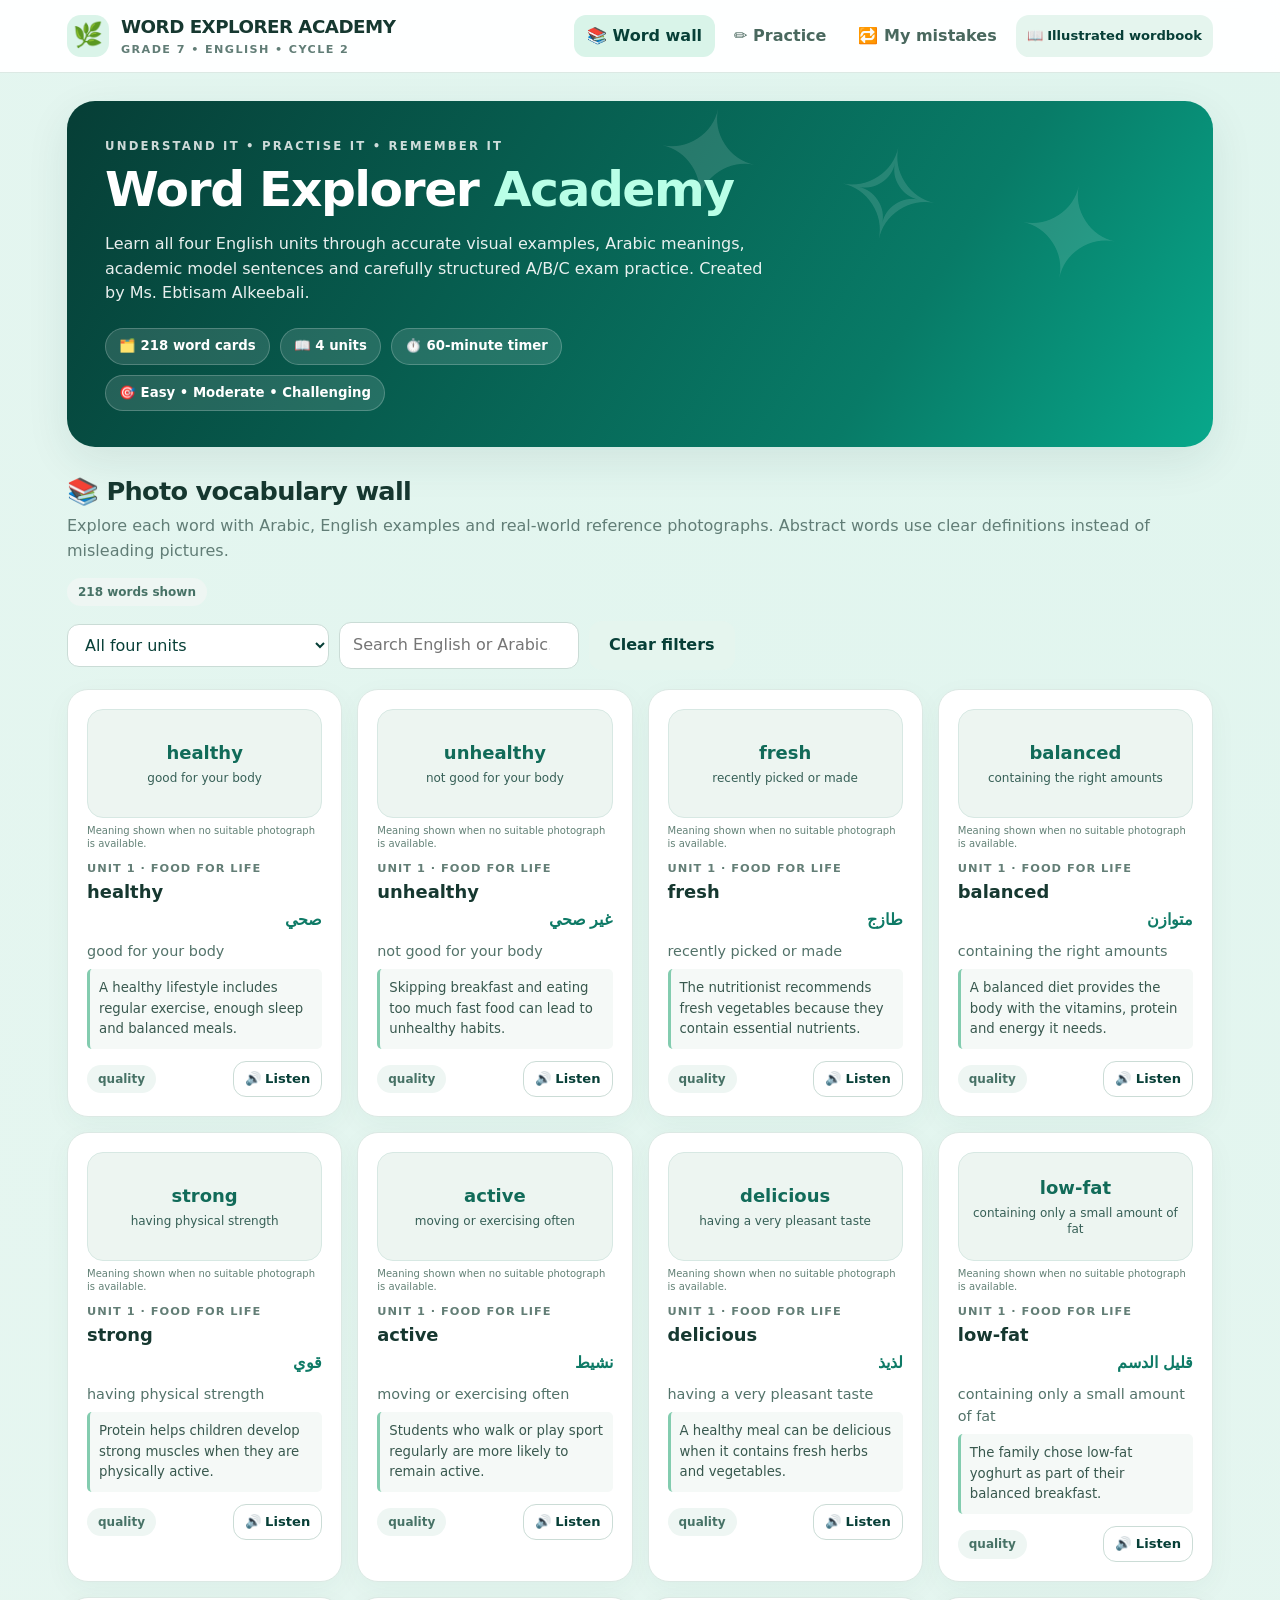
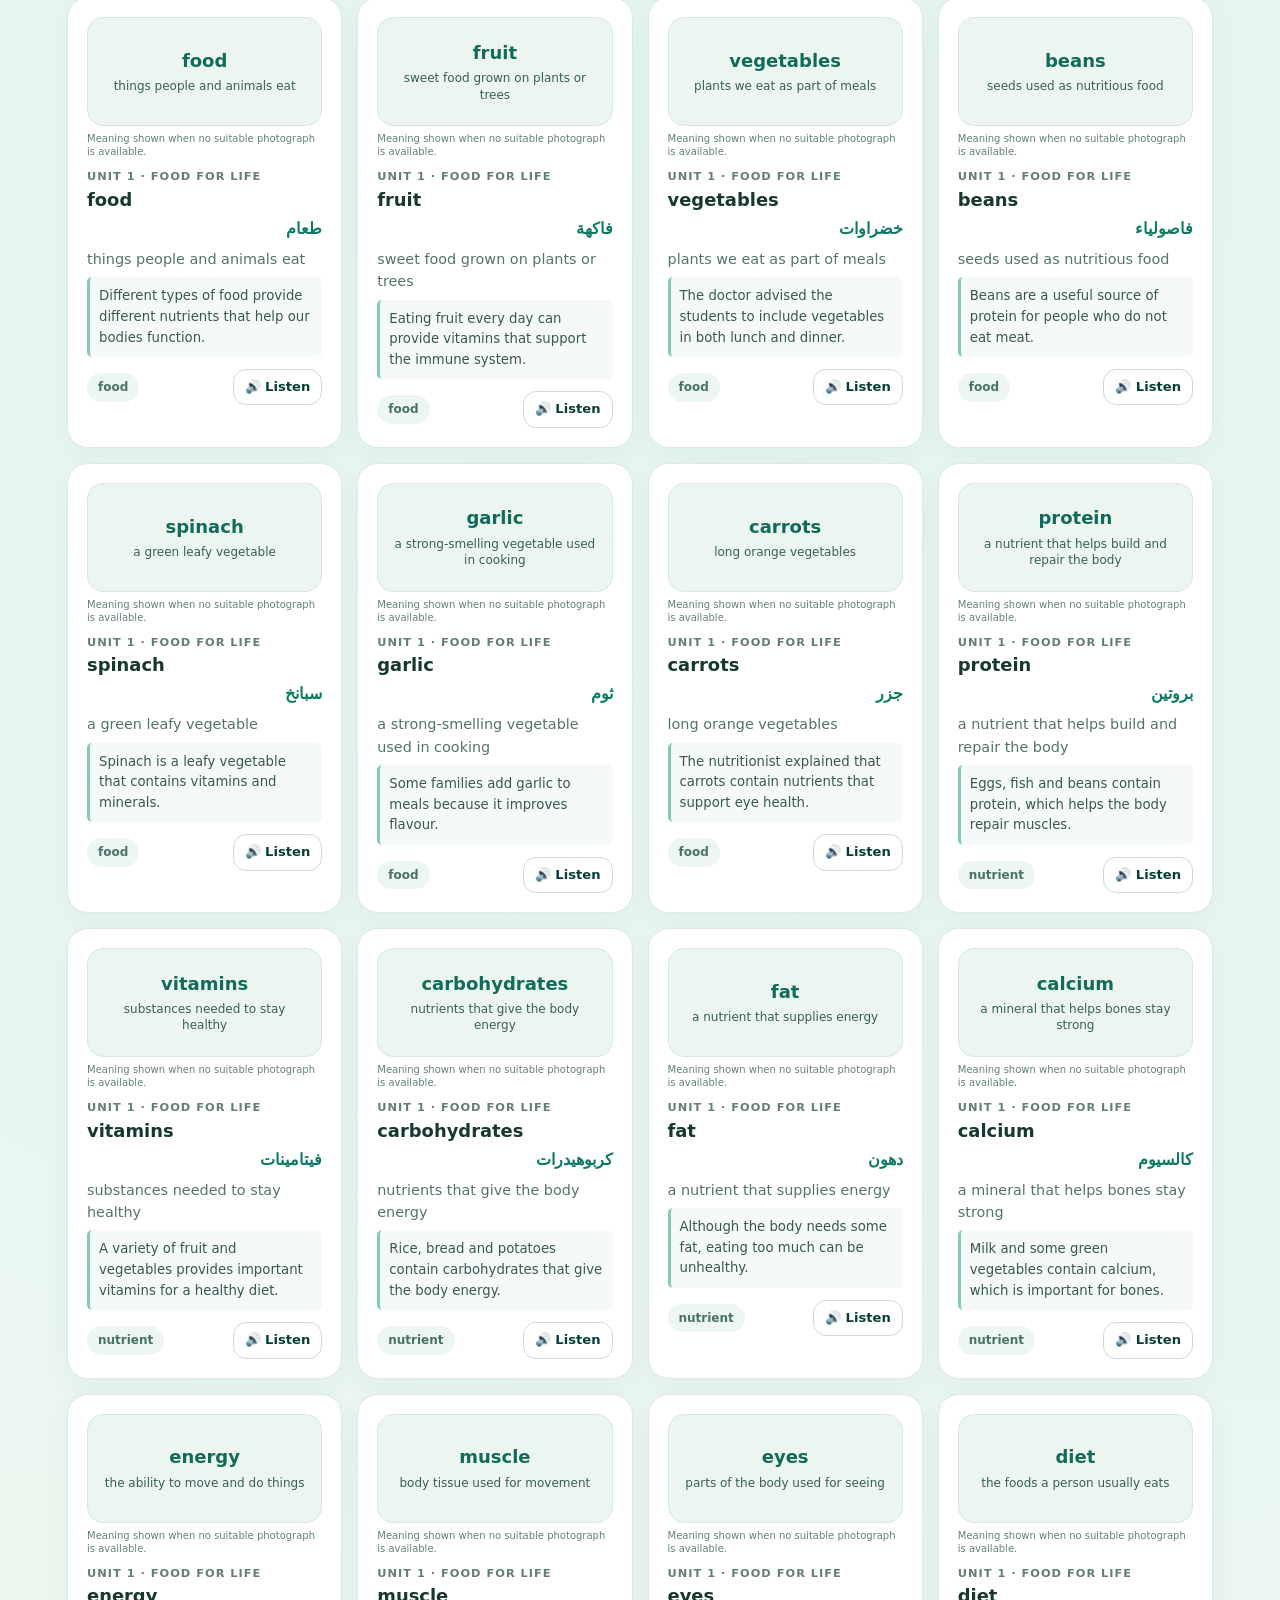
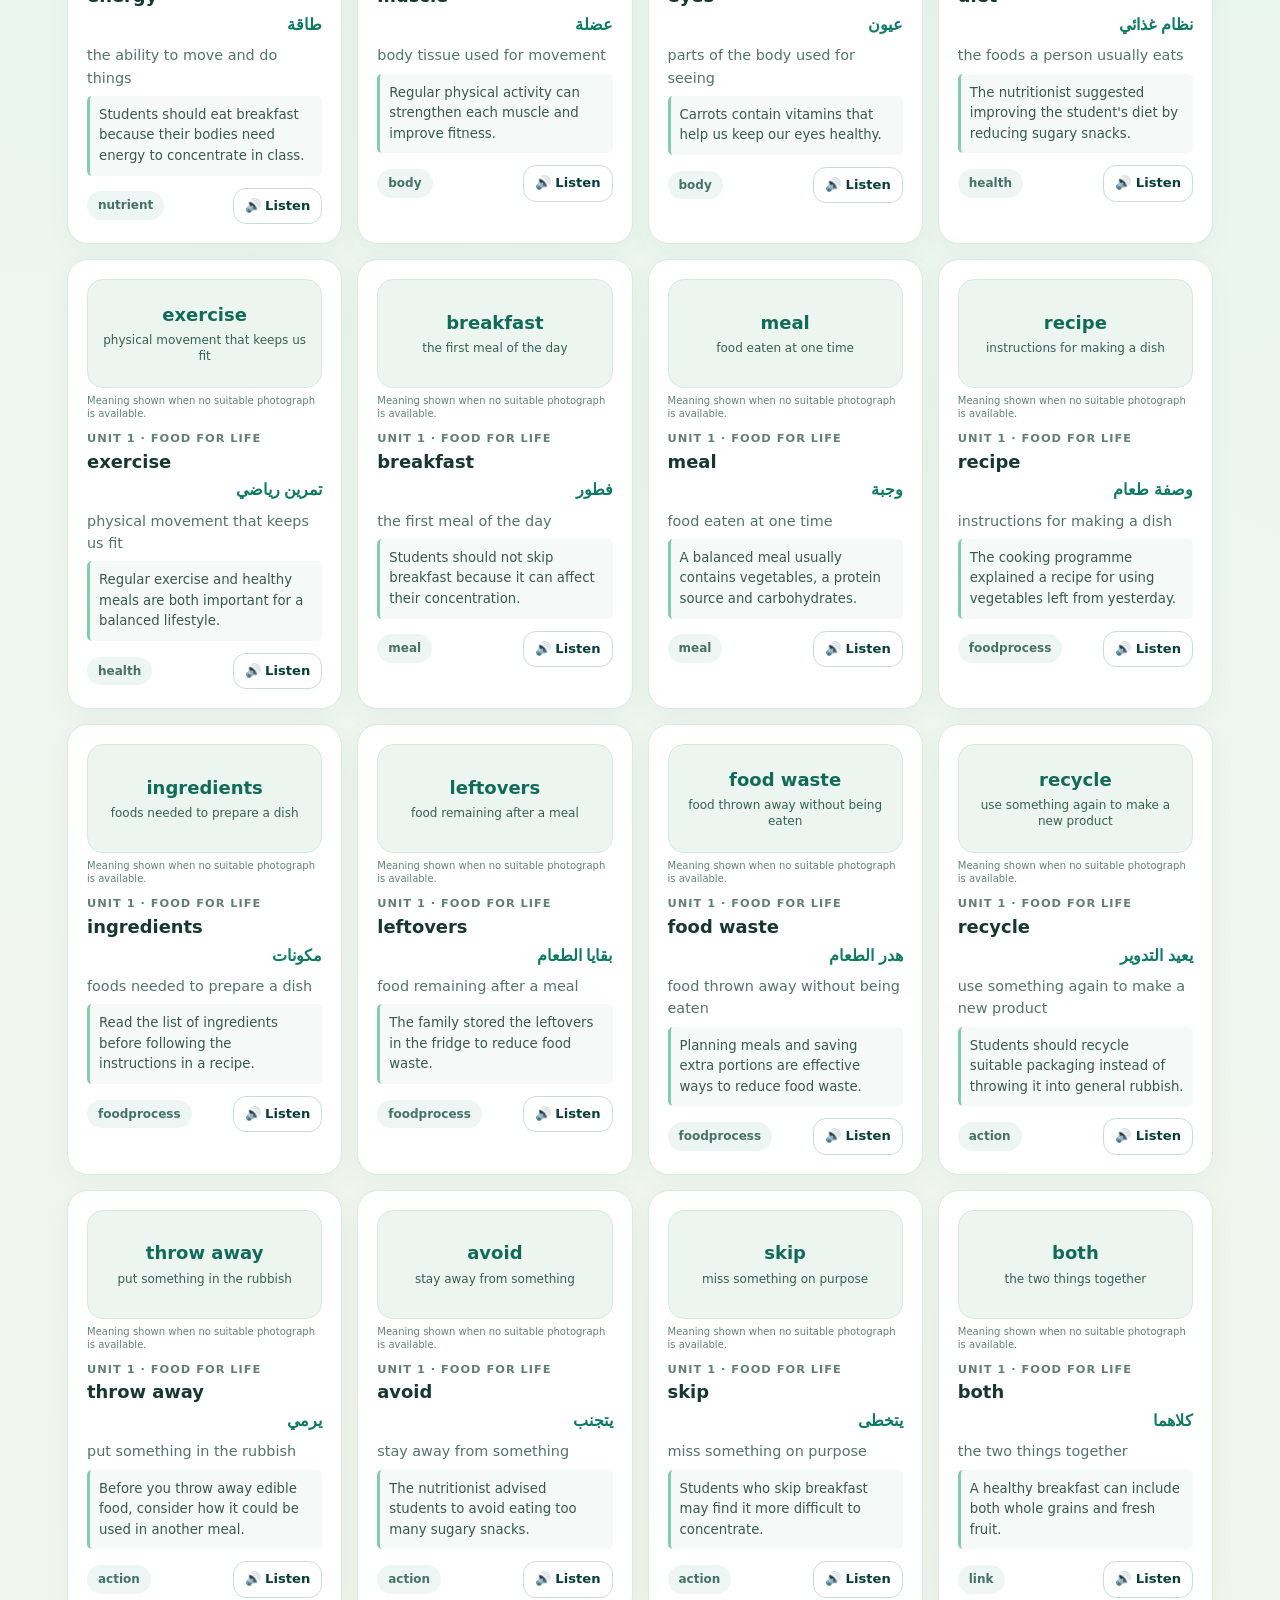
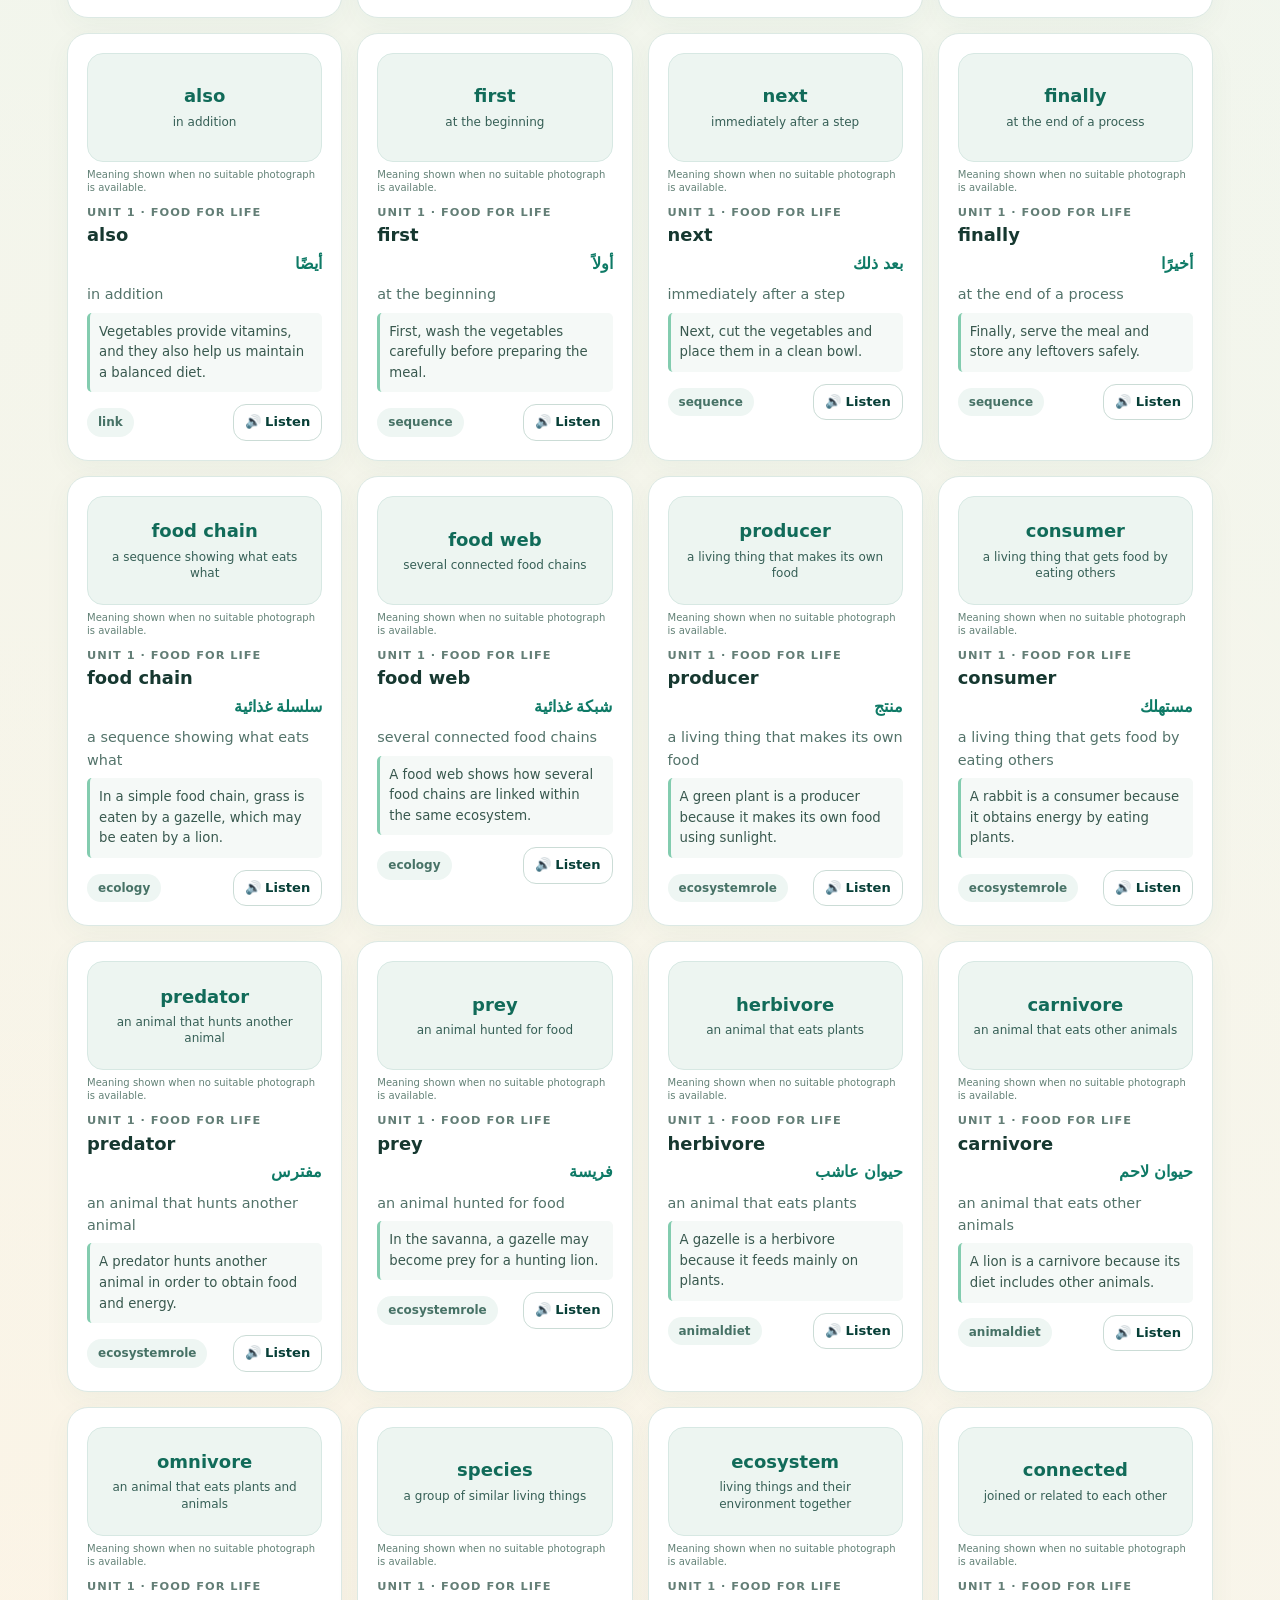
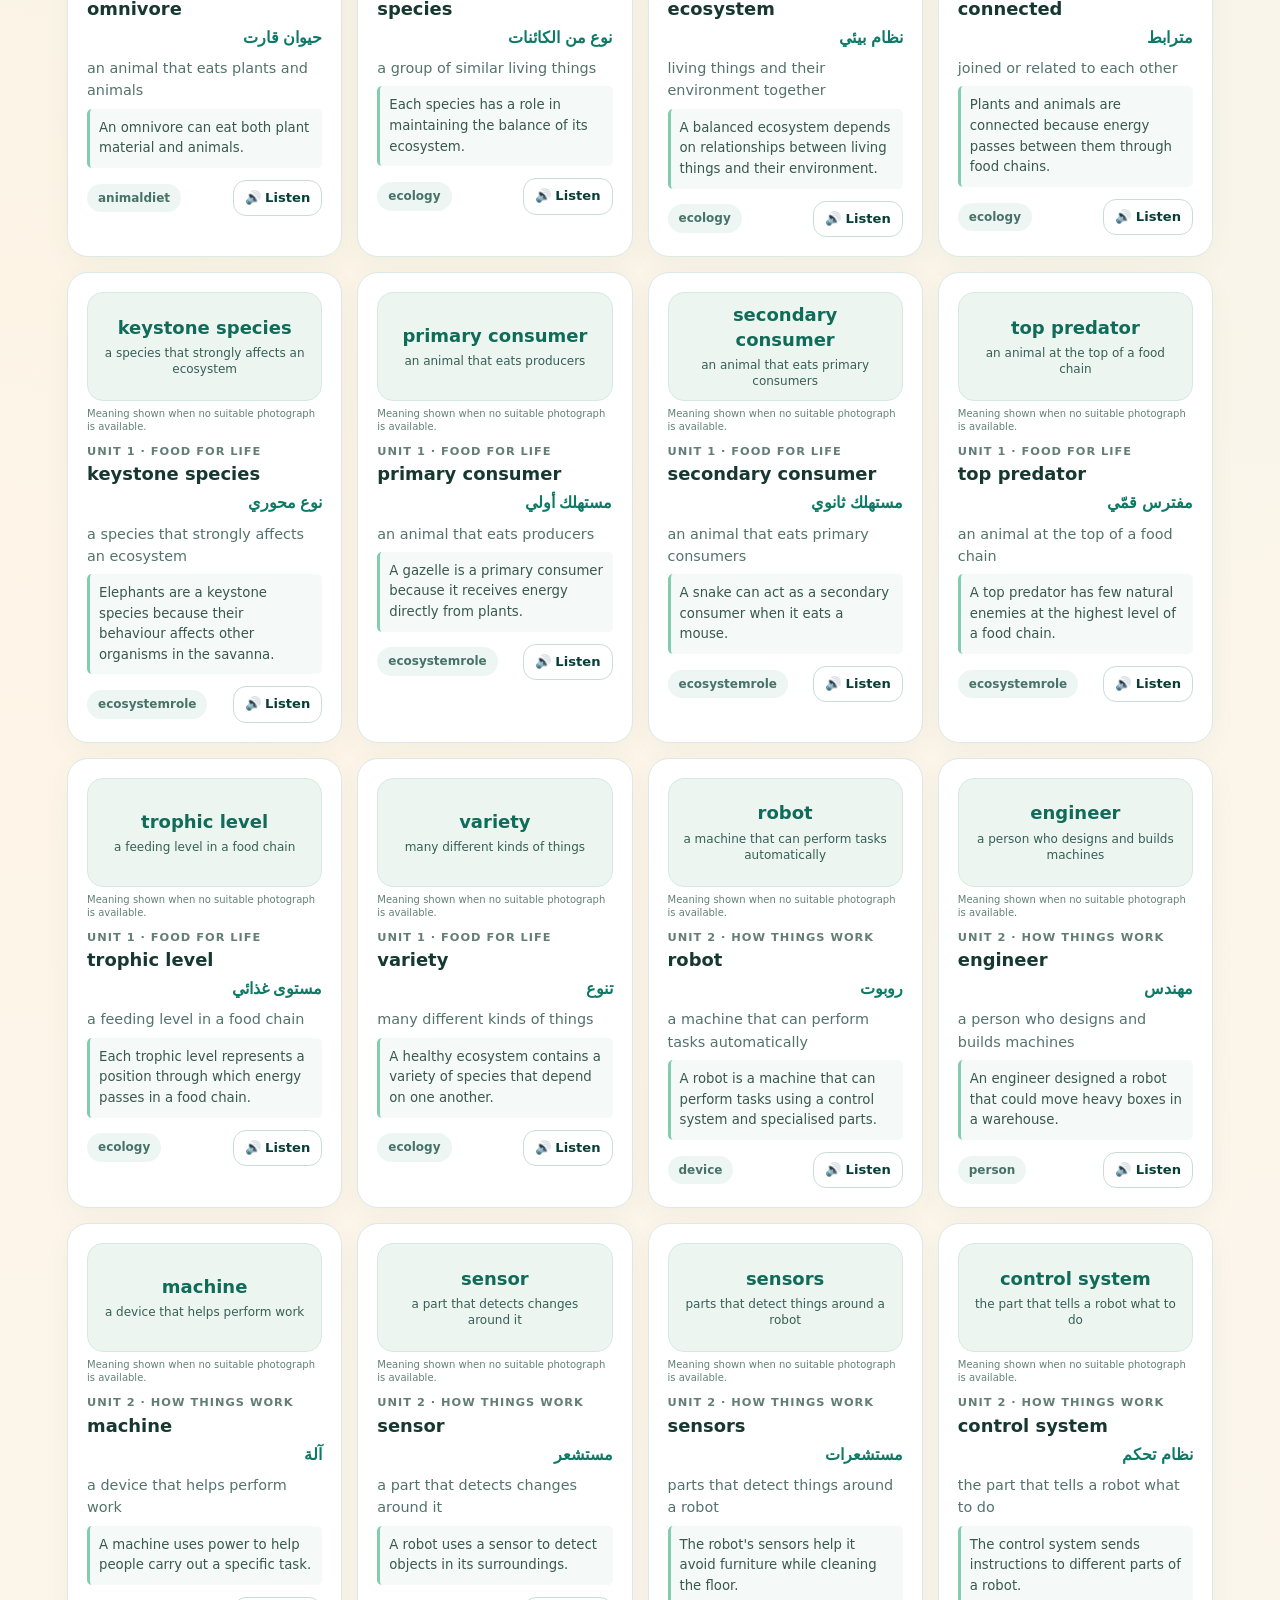
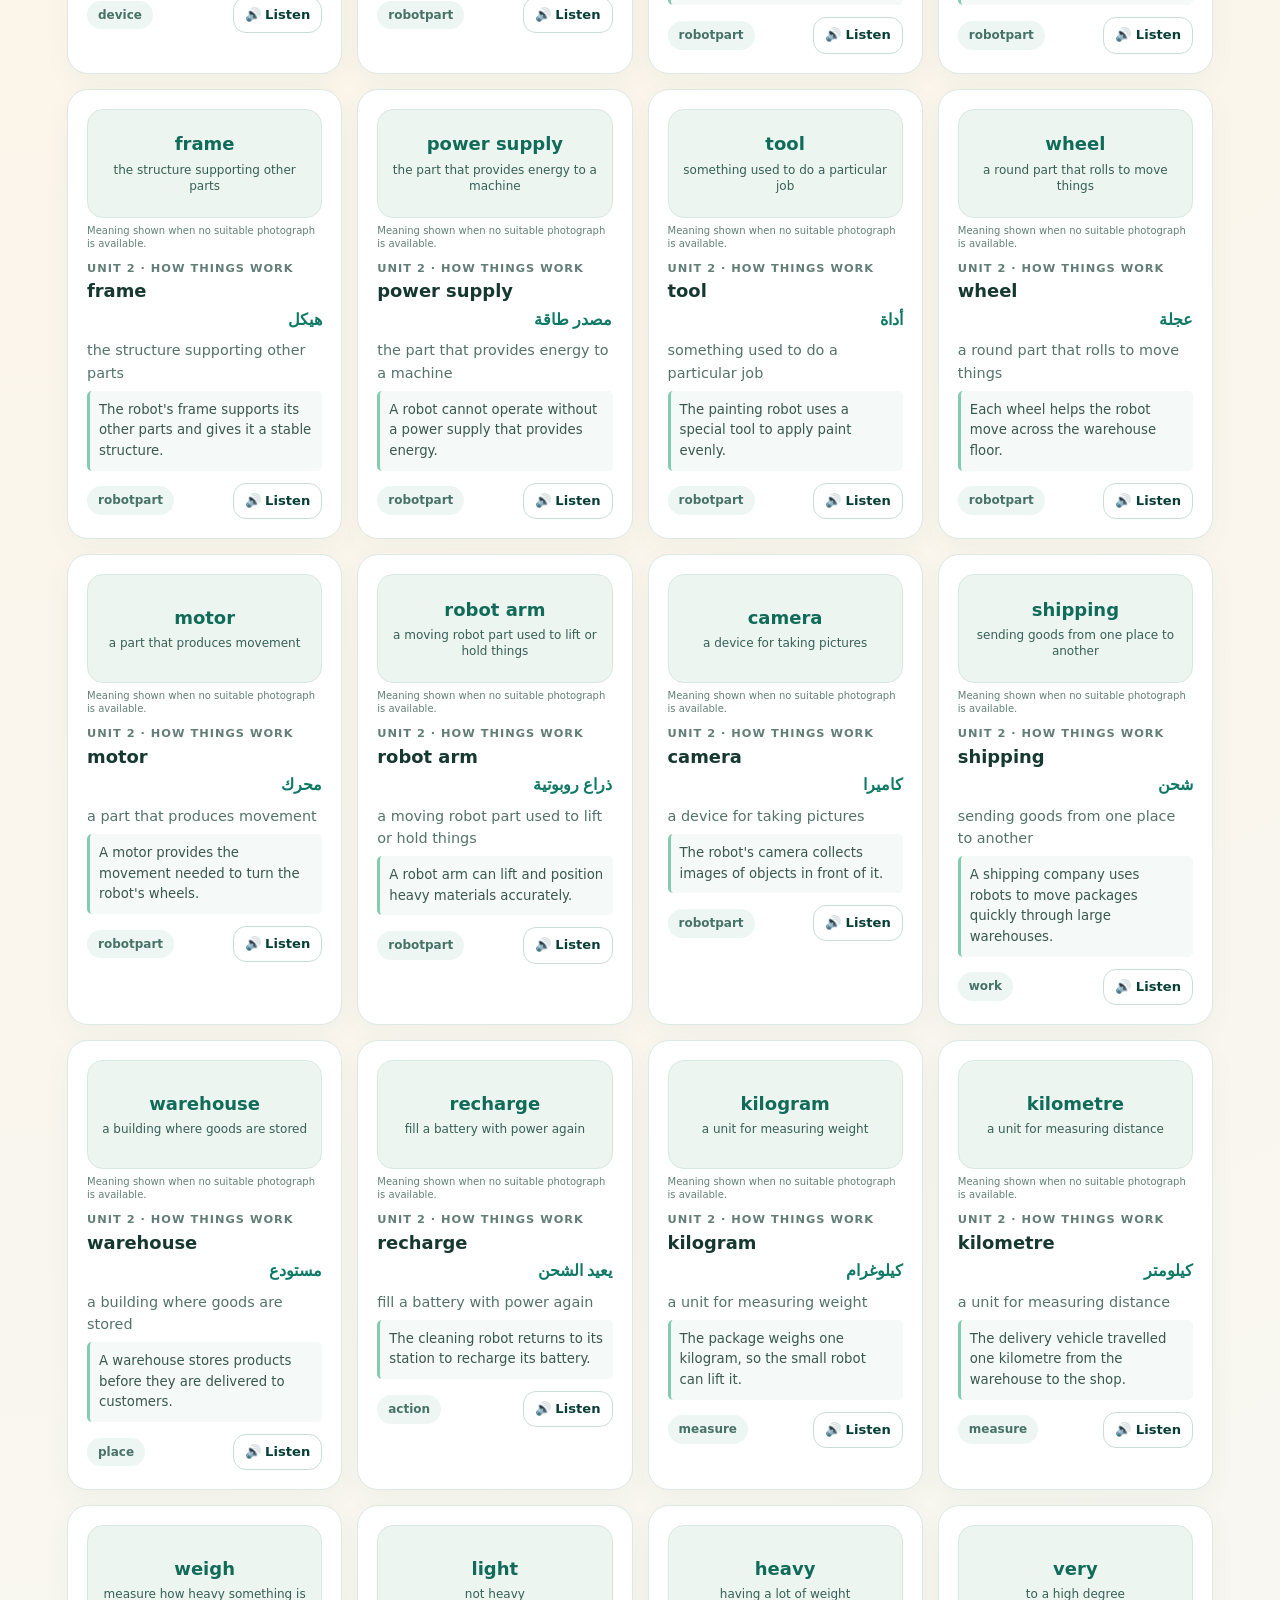
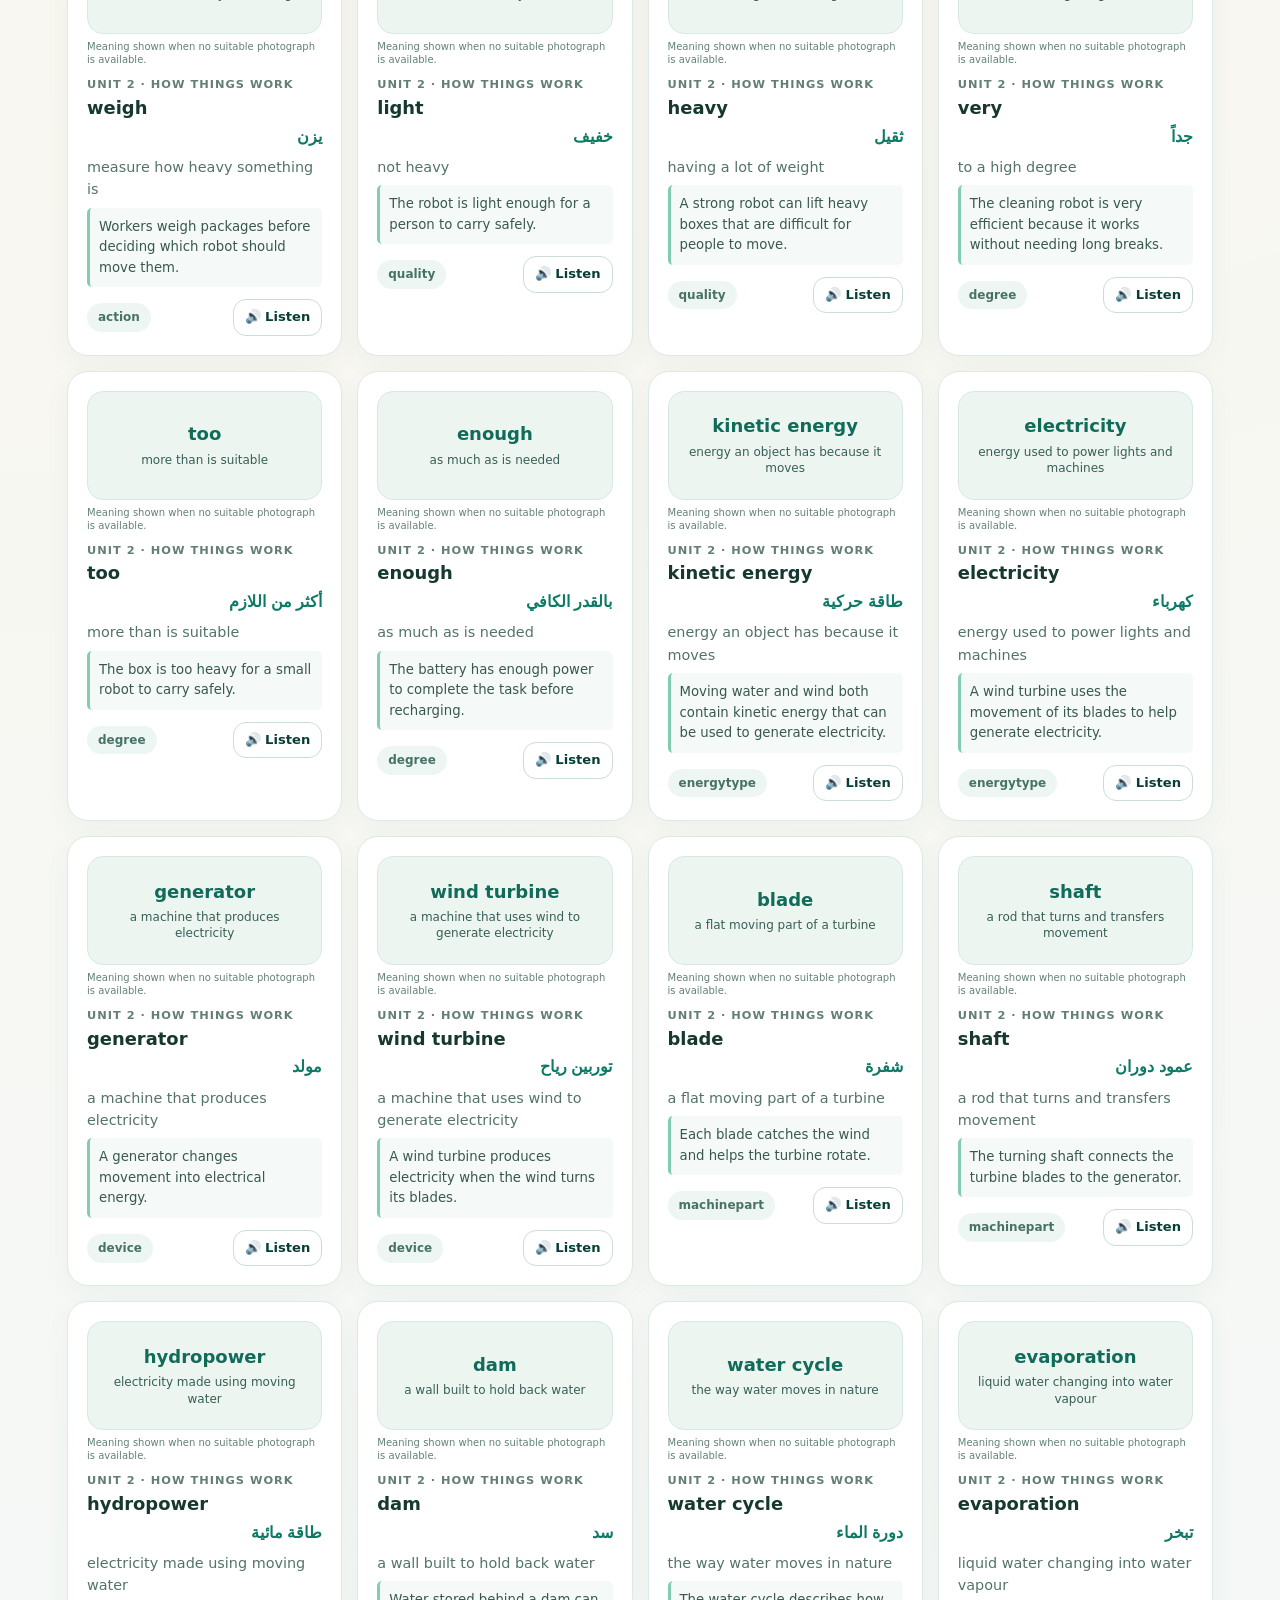
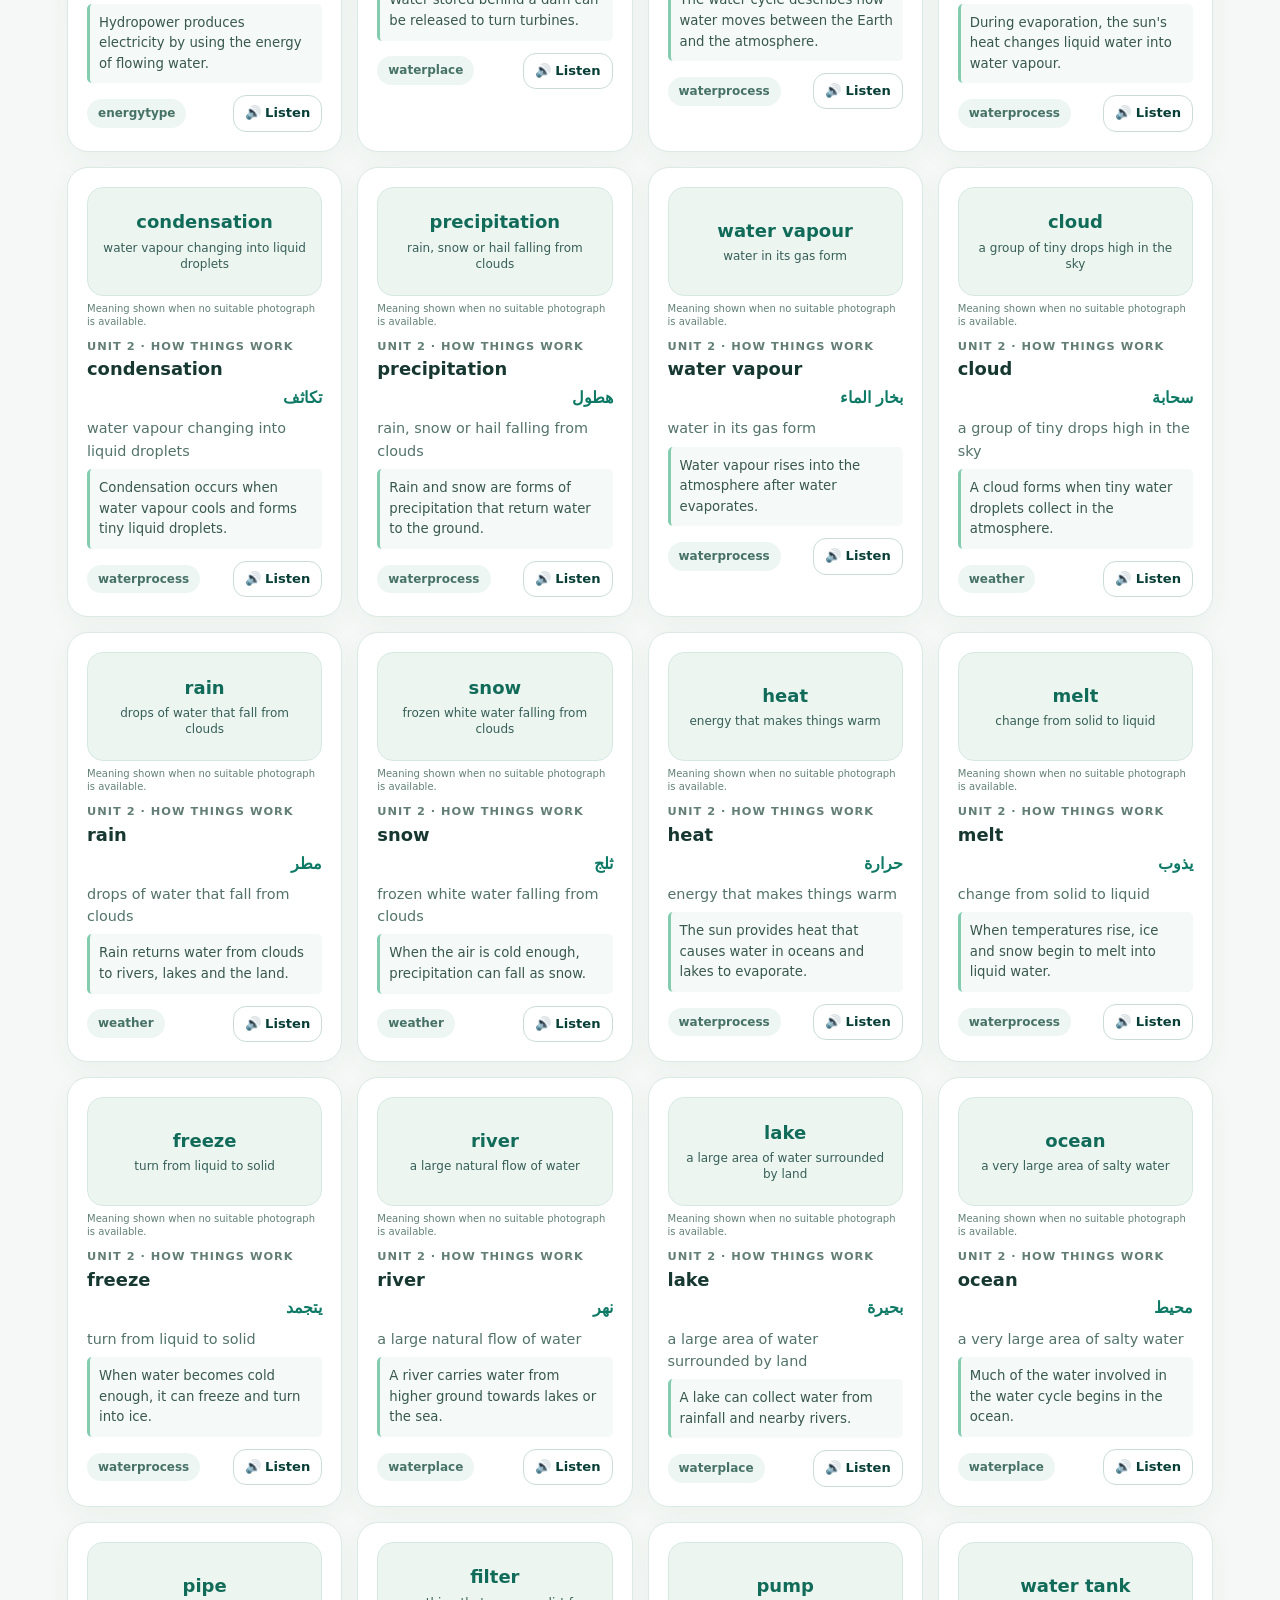
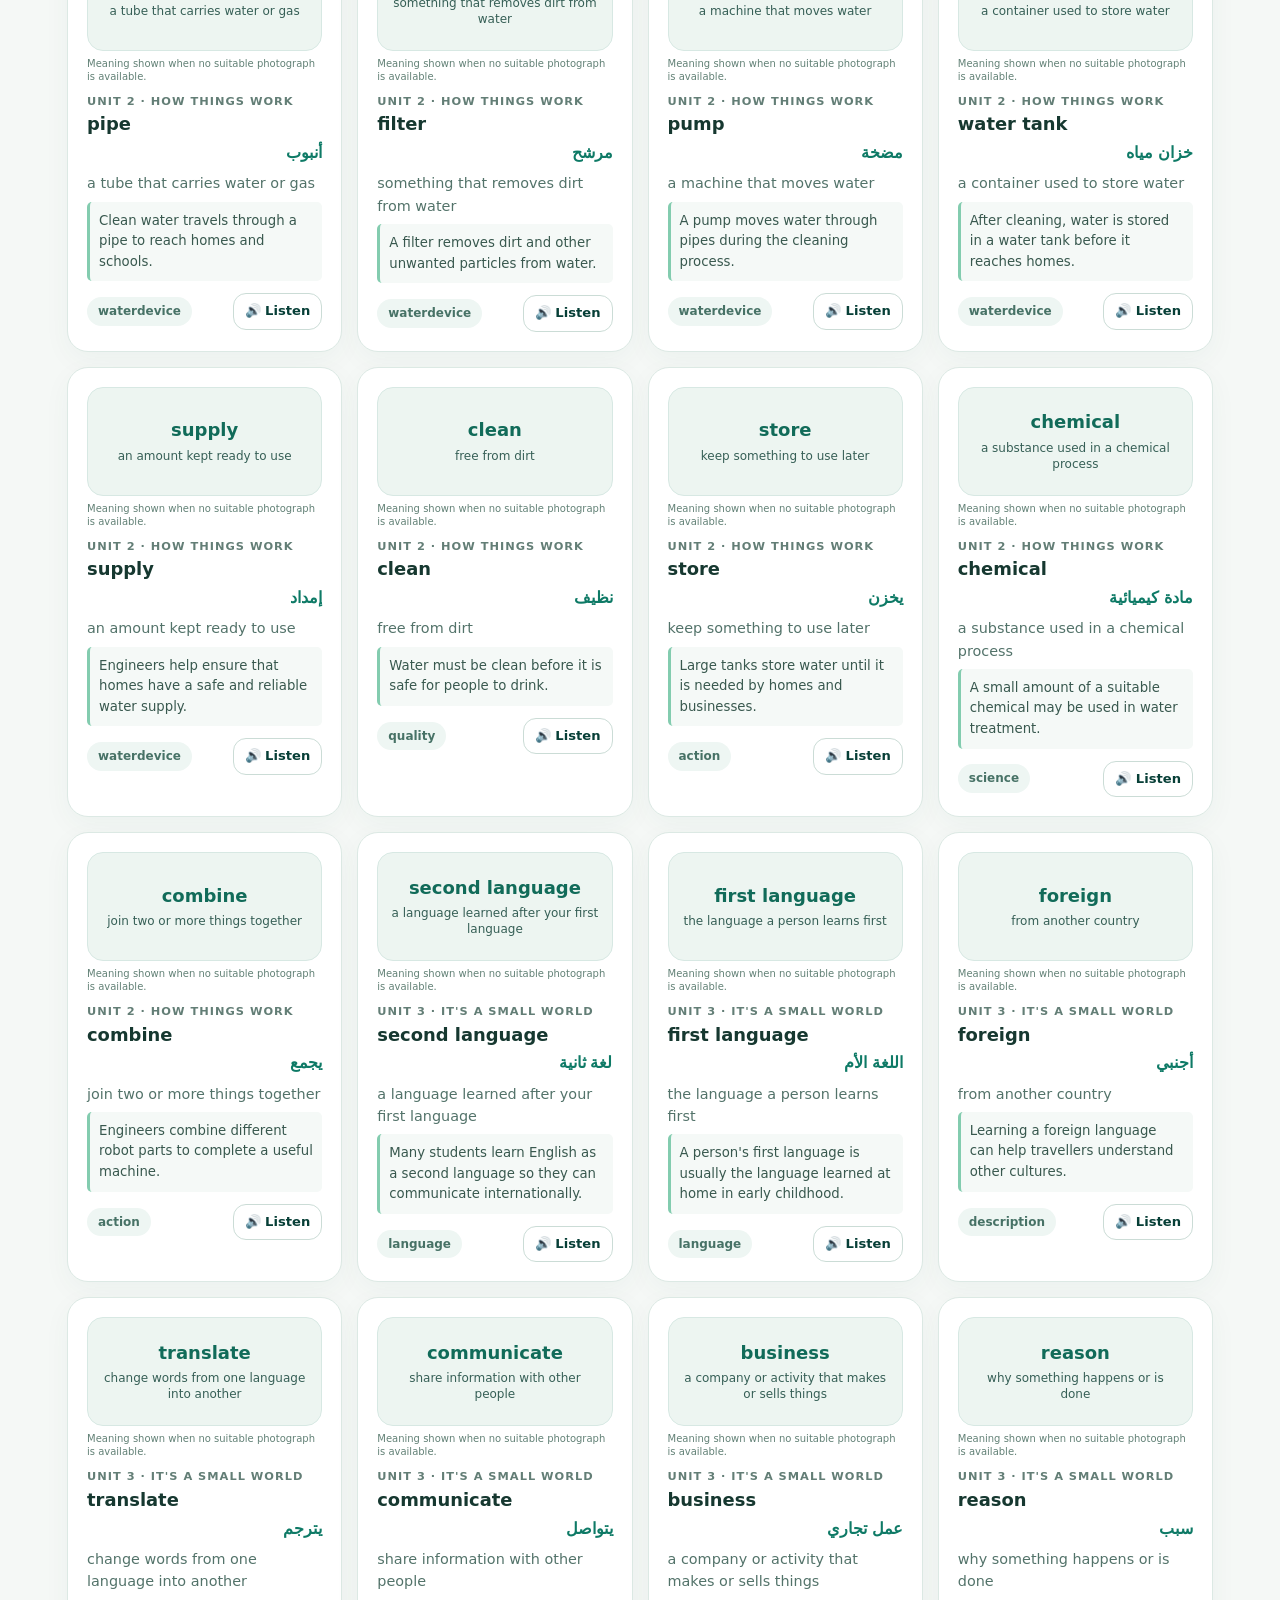
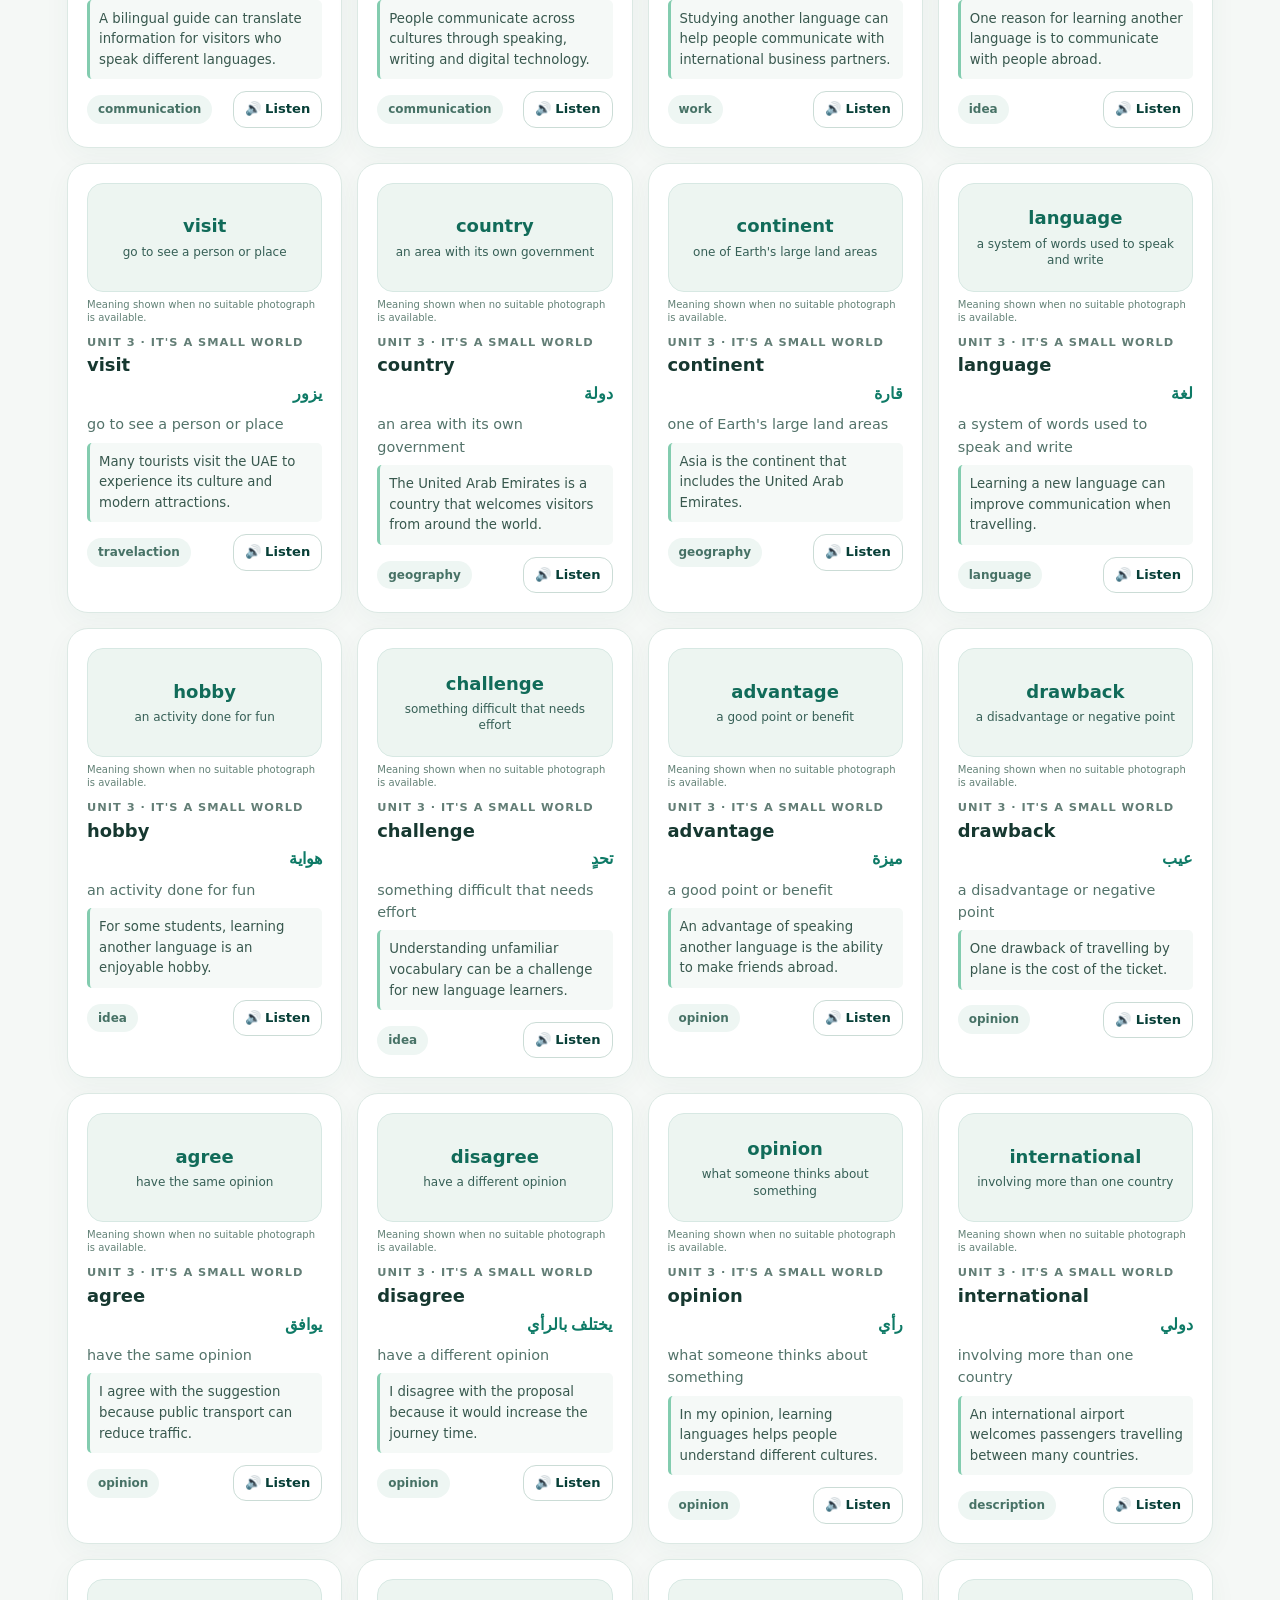
<file: vocabulary/index.html>
<!doctype html><html lang="en"><head><meta charset="UTF-8"><meta name="viewport" content="width=device-width,initial-scale=1"><meta name="theme-color" content="#073f37"><meta name="description" content="Grade 7 English practice for UAE Cycle 2, Units 1–4"><title>Grade 7 Word Explorer Academy</title><style>:root{--bg:#f5f8f6;--ink:#163830;--muted:#617d76;--teal:#087f68;--dark:#073f37;--mint:#d8f3e8;--gold:#ffe3a5;--coral:#eb785e;--line:#dce9e4;--white:#fff;--shade:0 14px 44px rgba(21,71,61,.09)}
*{box-sizing:border-box}html{scroll-behavior:smooth}body{margin:0;color:var(--ink);background:radial-gradient(circle at 95% 0%,#e0f5ee 0%,transparent 28%),radial-gradient(circle at 3% 25%,#fff4e5,transparent 24%),var(--bg);font:16px/1.55 system-ui,-apple-system,BlinkMacSystemFont,"Segoe UI",sans-serif}button,input,select{font:inherit}button{cursor:pointer}button:disabled{cursor:not-allowed;opacity:.48}a{color:var(--teal)}.wrap{max-width:1190px;margin:0 auto;padding:0 22px}.topbar{position:sticky;z-index:10;top:0;background:rgba(255,255,255,.95);border-bottom:1px solid var(--line);backdrop-filter:blur(15px)}.top-inner{height:72px;display:flex;align-items:center;justify-content:space-between;gap:20px}.brand{display:flex;align-items:center;gap:12px;font-size:1.14rem;font-weight:900;letter-spacing:-.5px}.brand-icon{width:42px;height:42px;border-radius:14px;display:grid;place-items:center;background:#daf4e9;font-size:24px}.brand small{display:block;font-size:.7rem;color:var(--muted);font-weight:700;letter-spacing:1.4px}.nav{display:flex;gap:6px;flex-wrap:wrap}.nav button{background:none;border:0;border-radius:12px;padding:9px 13px;color:#49685e;font-weight:750}.nav button.active,.nav button:hover{background:#d9f4e9;color:var(--dark)}.hero{margin:28px 0 22px;background:linear-gradient(122deg,#063e36,#087b67 72%,#08a88b);border-radius:28px;color:white;overflow:hidden;display:flex;min-height:240px;position:relative;box-shadow:var(--shade)}.hero:after{content:'✦ ✧ ✦';position:absolute;right:6%;top:0;transform:rotate(12deg);font-size:125px;letter-spacing:20px;opacity:.13}.hero-copy{padding:36px 38px;position:relative;z-index:2;max-width:820px}.eyebrow{font-size:.73rem;letter-spacing:2.2px;text-transform:uppercase;font-weight:900;opacity:.8}.hero h1{font-size:clamp(2rem,4vw,3.05rem);line-height:1.08;margin:9px 0 15px;letter-spacing:-1.5px}.hero p{opacity:.91;max-width:660px;margin:0}.hero-stats{display:flex;flex-wrap:wrap;gap:10px;margin-top:22px}.stat{background:rgba(255,255,255,.12);padding:7px 13px;border:1px solid rgba(255,255,255,.21);border-radius:24px;font-size:.83rem;font-weight:800}.sectionbar{display:flex;align-items:end;justify-content:space-between;gap:14px;margin:25px 0 15px;flex-wrap:wrap}.sectionbar h2{margin:0;font-size:1.6rem;letter-spacing:-.7px}.sectionbar p{margin:2px 0 0;color:var(--muted)}.card{background:white;border:1px solid var(--line);border-radius:21px;box-shadow:0 8px 28px rgba(32,84,67,.045)}.pad{padding:24px}.grid{display:grid;grid-template-columns:repeat(3,minmax(0,1fr));gap:15px}.grid4{grid-template-columns:repeat(4,minmax(0,1fr))}.cta{border:0;border-radius:13px;padding:12px 20px;font-weight:850;display:inline-flex;align-items:center;justify-content:center;gap:9px;transition:.18s;box-shadow:none}.cta.primary{background:var(--teal);color:white}.cta.primary:hover{background:#056c59;transform:translateY(-1px)}.cta.soft{background:#e5f5ee;color:var(--dark)}.cta.outline{background:white;border:1px solid #cbdcd6;color:var(--dark)}.cta.danger{background:#fff0ec;color:#a84130}.cta.tiny{padding:7px 11px;font-size:.82rem}.cta:focus-visible,.option:focus-visible,input:focus-visible,select:focus-visible{outline:3px solid #eeb64c;outline-offset:2px}.control{padding:10px 13px;border:1px solid #cadcd6;border-radius:12px;background:#fff;color:var(--dark)}.filters{display:flex;gap:10px;flex-wrap:wrap;align-items:center}.filters input{min-width:240px}.pill{display:inline-block;border-radius:50px;padding:5px 11px;font-size:.75rem;font-weight:850;background:#eef6f3;color:#477266}.pill.easy{background:#e0f6e9;color:#137a4c}.pill.moderate{background:#fff2d6;color:#a36b0d}.pill.challenging{background:#ffe7e1;color:#b94a35}.word-card{padding:19px;min-height:250px;position:relative;overflow:hidden}.word-art{height:109px;border-radius:16px;background:linear-gradient(145deg,#d1f1e7,#ebfbf5);display:flex;align-items:center;justify-content:center;font-size:66px;text-shadow:0 4px 3px rgba(0,0,0,.08);margin-bottom:13px}.word-art.unit2{background:linear-gradient(135deg,#e3efff,#d4f5f1)}.word-art.unit3{background:linear-gradient(135deg,#fff0d5,#fbe4e6)}.word-art.unit4{background:linear-gradient(135deg,#f0eaff,#e6f4fe)}
/* Real reference photographs replace potentially confusing emoji-based illustrations. */
.word-art.photo-art{position:relative;overflow:hidden;text-shadow:none;font-size:14px;padding:0;display:flex;align-items:center;justify-content:center;border:1px solid #d7e8e3;background:#edf5f1}
.word-art.photo-art img{display:block;width:100%;height:100%;object-fit:cover;border:0}
.word-art.photo-art .photo-label{position:absolute;bottom:0;left:0;right:0;background:linear-gradient(transparent,rgba(9,42,39,.88));color:white;padding:23px 8px 7px;font-size:12px;font-weight:800;text-align:left;line-height:1.15}
.word-art.photo-art .photo-loading{padding:9px 15px;text-align:center;color:#476c61;line-height:1.35;font-size:12px}
.word-art.photo-art .photo-loading b{display:block;font-size:17px;color:#0e6554;margin:0 0 4px}
.word-art.photo-art .photo-fallback{padding:10px 13px;text-align:center;color:#365f56;font-size:12px;line-height:1.35}
.word-art.photo-art .photo-fallback b{display:block;color:#116b59;font-size:18px;margin-bottom:5px}
.word-photo-source{display:block}
.word-card .source-note{font-size:10px;line-height:1.3;color:#628176;margin:-7px 0 10px;min-height:18px}
.word-card .source-note a{color:#176b66;text-decoration:underline}
.word-card h3{font-size:1.12rem;margin:0 0 2px}.arabic{font-family:Tahoma,"Noto Naskh Arabic",Arial,sans-serif;direction:rtl;color:#0e7a66;font-weight:850;font-size:1.02rem}.word-card .mean{color:#53736a;font-size:.9rem;margin:7px 0}.example{font-size:.83rem;background:#f5f9f7;border-left:3px solid #83ccaf;padding:9px;border-radius:5px;color:#38584e}.word-foot{margin-top:12px;display:flex;justify-content:space-between;gap:8px;align-items:center}.unit-tag{font-size:.71rem;text-transform:uppercase;letter-spacing:1px;color:#637e76;font-weight:800}.muted{color:var(--muted)}.footer{padding:32px 0 48px;color:#648078;font-size:.82rem;text-align:center}.setup-grid{display:grid;grid-template-columns:repeat(3,minmax(0,1fr));gap:15px}.mode-card{padding:25px;display:flex;flex-direction:column;align-items:start;gap:13px}.mode-art{font-size:43px;background:#edf7f2;display:grid;place-items:center;width:70px;height:70px;border-radius:20px}.mode-card h3{font-size:1.2rem;margin:0}.mode-card p{color:var(--muted);margin:0;flex:1;font-size:.92rem}.field{display:flex;flex-direction:column;gap:5px;font-size:.8rem;font-weight:800;color:#40675c}.field input,.field select{padding:11px;border-radius:10px;border:1px solid #bcd8cd;background:#fff;min-width:0}.form-row{display:grid;grid-template-columns:repeat(3,minmax(0,1fr));gap:14px}.quiz-shell{display:grid;grid-template-columns:minmax(0,1fr) 255px;gap:19px;align-items:start}.timer{font-weight:950;font-size:1.6rem;letter-spacing:.3px;color:var(--dark);font-variant-numeric:tabular-nums}.timer.low{color:#c64f3c}.progress-track{height:10px;border-radius:50px;background:#e5f1ed;overflow:hidden;margin:12px 0}.progress-fill{background:linear-gradient(90deg,#0ab188,#31b795);height:100%;transition:width .24s}.question{font-size:clamp(1.2rem,2vw,1.56rem);line-height:1.5;font-weight:850;margin:16px 0}.options{display:grid;gap:10px}.option{width:100%;text-align:left;display:flex;align-items:center;gap:15px;border:2px solid #e0ebe7;border-radius:15px;background:#fff;color:var(--dark);font-weight:740;padding:14px 17px}.option:hover:not(:disabled){background:#f0fbf6;border-color:#8ecbb4}.option .letter{flex:0 0 35px;width:35px;height:35px;border-radius:11px;background:#edf6f2;display:grid;place-items:center;font-weight:900}.option.selected{border-color:#0ba07e;background:#edfaf5}.option.wrong{border-color:#e87f67;background:#fff1ed}.feedback{border-radius:16px;padding:18px 20px;margin-top:20px;border:1px solid #b4decc;background:#f1fbf5}.feedback.bad{background:#fff6ec;border-color:#f3d2a5}.feedback h3{margin:0 0 7px}.feedback p{margin:5px 0}.feedback .evidence{padding:10px 13px;border-left:4px solid #18a784;background:#fff;border-radius:8px;margin:10px 0;color:#255b4b}.side{position:sticky;top:93px;padding:20px}.side p{font-size:.85rem;color:var(--muted)}.mark{background:#ffdf8f;border-radius:4px;padding:0 3px;box-decoration-break:clone}.passage{font-size:1.02rem;line-height:1.93;letter-spacing:.05px;color:#29463d}.passage p{margin:0 0 16px}.reading-shell{display:grid;grid-template-columns:minmax(0,1.24fr) minmax(0,.95fr);gap:17px;align-items:start}.reading-panel{max-height:70vh;overflow:auto;position:sticky;top:92px}.read-q{position:sticky;top:90px}.back{border:0;background:none;color:#16765f;font-weight:850;padding:6px 0}.results{text-align:center;padding:38px}.results .big{font-size:3.8rem;font-weight:1000;color:#087e66;line-height:1.2}.results h2{margin:8px 0;font-size:1.9rem}.badgelist{display:flex;gap:8px;flex-wrap:wrap}.helptext{font-size:.85rem;color:#6a857a}.numbered{font-feature-settings:'tnum'}.notice{padding:16px 20px;background:#fff8e8;border-left:4px solid #efbb62;border-radius:9px;color:#74532e}.empty{padding:45px 20px;text-align:center;color:var(--muted)}.hide{display:none!important}@media(max-width:950px){.grid4{grid-template-columns:repeat(3,minmax(0,1fr))}.reading-shell,.quiz-shell{grid-template-columns:1fr}.reading-panel,.read-q,.side{position:static;max-height:none}.setup-grid{grid-template-columns:repeat(2,minmax(0,1fr))}}@media(max-width:650px){.wrap{padding:0 12px}.top-inner{height:auto;min-height:67px;padding:10px 0;flex-wrap:wrap}.nav{width:100%;justify-content:flex-start;gap:0}.nav button{font-size:.79rem;padding:7px 10px}.hero{border-radius:20px;min-height:200px}.hero-copy{padding:26px 22px}.grid,.grid4,.setup-grid,.form-row{grid-template-columns:1fr}.word-card{min-height:0}.word-art{height:92px}.reading-shell,.quiz-shell{gap:11px}.pad{padding:17px}.question{font-size:1.18rem}.side{order:-1}.filters input{min-width:0;width:100%}}
</style></head><body><header class="topbar"><div class="wrap top-inner"><div class="brand"><span class="brand-icon">🌿</span><span>WORD EXPLORER ACADEMY<small>GRADE 7 • ENGLISH • CYCLE 2</small></span></div><nav class="nav" id="nav"></nav></div></header><main class="wrap" id="app"></main><footer class="wrap footer">Independent classroom revision resource based on Grade 7 English Units 1–4. Not an official Ministry exam. • Works offline / on Netlify.</footer><script>const WORDS=[{"id":"1-1","u":1,"word":"healthy","ar":"صحي","meaning":"good for your body","icon":"🥗","example":"A healthy lifestyle includes regular exercise, enough sleep and balanced meals.","group":"quality"},{"id":"1-2","u":1,"word":"unhealthy","ar":"غير صحي","meaning":"not good for your body","icon":"🍟","example":"Skipping breakfast and eating too much fast food can lead to unhealthy habits.","group":"quality"},{"id":"1-3","u":1,"word":"fresh","ar":"طازج","meaning":"recently picked or made","icon":"🥕","example":"The nutritionist recommends fresh vegetables because they contain essential nutrients.","group":"quality"},{"id":"1-4","u":1,"word":"balanced","ar":"متوازن","meaning":"containing the right amounts","icon":"⚖️","example":"A balanced diet provides the body with the vitamins, protein and energy it needs.","group":"quality"},{"id":"1-5","u":1,"word":"strong","ar":"قوي","meaning":"having physical strength","icon":"💪","example":"Protein helps children develop strong muscles when they are physically active.","group":"quality"},{"id":"1-6","u":1,"word":"active","ar":"نشيط","meaning":"moving or exercising often","icon":"🏃","example":"Students who walk or play sport regularly are more likely to remain active.","group":"quality"},{"id":"1-7","u":1,"word":"delicious","ar":"لذيذ","meaning":"having a very pleasant taste","icon":"😋","example":"A healthy meal can be delicious when it contains fresh herbs and vegetables.","group":"quality"},{"id":"1-8","u":1,"word":"low-fat","ar":"قليل الدسم","meaning":"containing only a small amount of fat","icon":"🥛","example":"The family chose low-fat yoghurt as part of their balanced breakfast.","group":"quality"},{"id":"1-9","u":1,"word":"food","ar":"طعام","meaning":"things people and animals eat","icon":"🍽️","example":"Different types of food provide different nutrients that help our bodies function.","group":"food"},{"id":"1-10","u":1,"word":"fruit","ar":"فاكهة","meaning":"sweet food grown on plants or trees","icon":"🍎","example":"Eating fruit every day can provide vitamins that support the immune system.","group":"food"},{"id":"1-11","u":1,"word":"vegetables","ar":"خضراوات","meaning":"plants we eat as part of meals","icon":"🥦","example":"The doctor advised the students to include vegetables in both lunch and dinner.","group":"food"},{"id":"1-12","u":1,"word":"beans","ar":"فاصولياء","meaning":"seeds used as nutritious food","icon":"🫘","example":"Beans are a useful source of protein for people who do not eat meat.","group":"food"},{"id":"1-13","u":1,"word":"spinach","ar":"سبانخ","meaning":"a green leafy vegetable","icon":"🥬","example":"Spinach is a leafy vegetable that contains vitamins and minerals.","group":"food"},{"id":"1-14","u":1,"word":"garlic","ar":"ثوم","meaning":"a strong-smelling vegetable used in cooking","icon":"🧄","example":"Some families add garlic to meals because it improves flavour.","group":"food"},{"id":"1-15","u":1,"word":"carrots","ar":"جزر","meaning":"long orange vegetables","icon":"🥕","example":"The nutritionist explained that carrots contain nutrients that support eye health.","group":"food"},{"id":"1-16","u":1,"word":"protein","ar":"بروتين","meaning":"a nutrient that helps build and repair the body","icon":"🥚","example":"Eggs, fish and beans contain protein, which helps the body repair muscles.","group":"nutrient"},{"id":"1-17","u":1,"word":"vitamins","ar":"فيتامينات","meaning":"substances needed to stay healthy","icon":"🍊","example":"A variety of fruit and vegetables provides important vitamins for a healthy diet.","group":"nutrient"},{"id":"1-18","u":1,"word":"carbohydrates","ar":"كربوهيدرات","meaning":"nutrients that give the body energy","icon":"🍞","example":"Rice, bread and potatoes contain carbohydrates that give the body energy.","group":"nutrient"},{"id":"1-19","u":1,"word":"fat","ar":"دهون","meaning":"a nutrient that supplies energy","icon":"🧈","example":"Although the body needs some fat, eating too much can be unhealthy.","group":"nutrient"},{"id":"1-20","u":1,"word":"calcium","ar":"كالسيوم","meaning":"a mineral that helps bones stay strong","icon":"🥛","example":"Milk and some green vegetables contain calcium, which is important for bones.","group":"nutrient"},{"id":"1-21","u":1,"word":"energy","ar":"طاقة","meaning":"the ability to move and do things","icon":"⚡","example":"Students should eat breakfast because their bodies need energy to concentrate in class.","group":"nutrient"},{"id":"1-22","u":1,"word":"muscle","ar":"عضلة","meaning":"body tissue used for movement","icon":"💪","example":"Regular physical activity can strengthen each muscle and improve fitness.","group":"body"},{"id":"1-23","u":1,"word":"eyes","ar":"عيون","meaning":"parts of the body used for seeing","icon":"👀","example":"Carrots contain vitamins that help us keep our eyes healthy.","group":"body"},{"id":"1-24","u":1,"word":"diet","ar":"نظام غذائي","meaning":"the foods a person usually eats","icon":"🥗","example":"The nutritionist suggested improving the student's diet by reducing sugary snacks.","group":"health"},{"id":"1-25","u":1,"word":"exercise","ar":"تمرين رياضي","meaning":"physical movement that keeps us fit","icon":"🚴","example":"Regular exercise and healthy meals are both important for a balanced lifestyle.","group":"health"},{"id":"1-26","u":1,"word":"breakfast","ar":"فطور","meaning":"the first meal of the day","icon":"🥣","example":"Students should not skip breakfast because it can affect their concentration.","group":"meal"},{"id":"1-27","u":1,"word":"meal","ar":"وجبة","meaning":"food eaten at one time","icon":"🍽️","example":"A balanced meal usually contains vegetables, a protein source and carbohydrates.","group":"meal"},{"id":"1-28","u":1,"word":"recipe","ar":"وصفة طعام","meaning":"instructions for making a dish","icon":"📃","example":"The cooking programme explained a recipe for using vegetables left from yesterday.","group":"foodprocess"},{"id":"1-29","u":1,"word":"ingredients","ar":"مكونات","meaning":"foods needed to prepare a dish","icon":"🥣","example":"Read the list of ingredients before following the instructions in a recipe.","group":"foodprocess"},{"id":"1-30","u":1,"word":"leftovers","ar":"بقايا الطعام","meaning":"food remaining after a meal","icon":"🥡","example":"The family stored the leftovers in the fridge to reduce food waste.","group":"foodprocess"},{"id":"1-31","u":1,"word":"food waste","ar":"هدر الطعام","meaning":"food thrown away without being eaten","icon":"🗑️","example":"Planning meals and saving extra portions are effective ways to reduce food waste.","group":"foodprocess"},{"id":"1-32","u":1,"word":"recycle","ar":"يعيد التدوير","meaning":"use something again to make a new product","icon":"♻️","example":"Students should recycle suitable packaging instead of throwing it into general rubbish.","group":"action"},{"id":"1-33","u":1,"word":"throw away","ar":"يرمي","meaning":"put something in the rubbish","icon":"🗑️","example":"Before you throw away edible food, consider how it could be used in another meal.","group":"action"},{"id":"1-34","u":1,"word":"avoid","ar":"يتجنب","meaning":"stay away from something","icon":"🚫","example":"The nutritionist advised students to avoid eating too many sugary snacks.","group":"action"},{"id":"1-35","u":1,"word":"skip","ar":"يتخطى","meaning":"miss something on purpose","icon":"⏭️","example":"Students who skip breakfast may find it more difficult to concentrate.","group":"action"},{"id":"1-36","u":1,"word":"both","ar":"كلاهما","meaning":"the two things together","icon":"✌️","example":"A healthy breakfast can include both whole grains and fresh fruit.","group":"link"},{"id":"1-37","u":1,"word":"also","ar":"أيضًا","meaning":"in addition","icon":"➕","example":"Vegetables provide vitamins, and they also help us maintain a balanced diet.","group":"link"},{"id":"1-38","u":1,"word":"first","ar":"أولاً","meaning":"at the beginning","icon":"1️⃣","example":"First, wash the vegetables carefully before preparing the meal.","group":"sequence"},{"id":"1-39","u":1,"word":"next","ar":"بعد ذلك","meaning":"immediately after a step","icon":"➡️","example":"Next, cut the vegetables and place them in a clean bowl.","group":"sequence"},{"id":"1-40","u":1,"word":"finally","ar":"أخيرًا","meaning":"at the end of a process","icon":"🏁","example":"Finally, serve the meal and store any leftovers safely.","group":"sequence"},{"id":"1-41","u":1,"word":"food chain","ar":"سلسلة غذائية","meaning":"a sequence showing what eats what","icon":"🔗","example":"In a simple food chain, grass is eaten by a gazelle, which may be eaten by a lion.","group":"ecology"},{"id":"1-42","u":1,"word":"food web","ar":"شبكة غذائية","meaning":"several connected food chains","icon":"🕸️","example":"A food web shows how several food chains are linked within the same ecosystem.","group":"ecology"},{"id":"1-43","u":1,"word":"producer","ar":"منتج","meaning":"a living thing that makes its own food","icon":"🌱","example":"A green plant is a producer because it makes its own food using sunlight.","group":"ecosystemrole"},{"id":"1-44","u":1,"word":"consumer","ar":"مستهلك","meaning":"a living thing that gets food by eating others","icon":"🐇","example":"A rabbit is a consumer because it obtains energy by eating plants.","group":"ecosystemrole"},{"id":"1-45","u":1,"word":"predator","ar":"مفترس","meaning":"an animal that hunts another animal","icon":"🦊","example":"A predator hunts another animal in order to obtain food and energy.","group":"ecosystemrole"},{"id":"1-46","u":1,"word":"prey","ar":"فريسة","meaning":"an animal hunted for food","icon":"🐁","example":"In the savanna, a gazelle may become prey for a hunting lion.","group":"ecosystemrole"},{"id":"1-47","u":1,"word":"herbivore","ar":"حيوان عاشب","meaning":"an animal that eats plants","icon":"🦌","example":"A gazelle is a herbivore because it feeds mainly on plants.","group":"animaldiet"},{"id":"1-48","u":1,"word":"carnivore","ar":"حيوان لاحم","meaning":"an animal that eats other animals","icon":"🦁","example":"A lion is a carnivore because its diet includes other animals.","group":"animaldiet"},{"id":"1-49","u":1,"word":"omnivore","ar":"حيوان قارت","meaning":"an animal that eats plants and animals","icon":"🐻","example":"An omnivore can eat both plant material and animals.","group":"animaldiet"},{"id":"1-50","u":1,"word":"species","ar":"نوع من الكائنات","meaning":"a group of similar living things","icon":"🐾","example":"Each species has a role in maintaining the balance of its ecosystem.","group":"ecology"},{"id":"1-51","u":1,"word":"ecosystem","ar":"نظام بيئي","meaning":"living things and their environment together","icon":"🌳","example":"A balanced ecosystem depends on relationships between living things and their environment.","group":"ecology"},{"id":"1-52","u":1,"word":"connected","ar":"مترابط","meaning":"joined or related to each other","icon":"🔗","example":"Plants and animals are connected because energy passes between them through food chains.","group":"ecology"},{"id":"1-53","u":1,"word":"keystone species","ar":"نوع محوري","meaning":"a species that strongly affects an ecosystem","icon":"🐘","example":"Elephants are a keystone species because their behaviour affects other organisms in the savanna.","group":"ecosystemrole"},{"id":"1-54","u":1,"word":"primary consumer","ar":"مستهلك أولي","meaning":"an animal that eats producers","icon":"🐐","example":"A gazelle is a primary consumer because it receives energy directly from plants.","group":"ecosystemrole"},{"id":"1-55","u":1,"word":"secondary consumer","ar":"مستهلك ثانوي","meaning":"an animal that eats primary consumers","icon":"🐍","example":"A snake can act as a secondary consumer when it eats a mouse.","group":"ecosystemrole"},{"id":"1-56","u":1,"word":"top predator","ar":"مفترس قمّي","meaning":"an animal at the top of a food chain","icon":"🦅","example":"A top predator has few natural enemies at the highest level of a food chain.","group":"ecosystemrole"},{"id":"1-57","u":1,"word":"trophic level","ar":"مستوى غذائي","meaning":"a feeding level in a food chain","icon":"📊","example":"Each trophic level represents a position through which energy passes in a food chain.","group":"ecology"},{"id":"1-58","u":1,"word":"variety","ar":"تنوع","meaning":"many different kinds of things","icon":"🥗","example":"A healthy ecosystem contains a variety of species that depend on one another.","group":"ecology"},{"id":"2-59","u":2,"word":"robot","ar":"روبوت","meaning":"a machine that can perform tasks automatically","icon":"🤖","example":"A robot is a machine that can perform tasks using a control system and specialised parts.","group":"device"},{"id":"2-60","u":2,"word":"engineer","ar":"مهندس","meaning":"a person who designs and builds machines","icon":"👩‍🔧","example":"An engineer designed a robot that could move heavy boxes in a warehouse.","group":"person"},{"id":"2-61","u":2,"word":"machine","ar":"آلة","meaning":"a device that helps perform work","icon":"⚙️","example":"A machine uses power to help people carry out a specific task.","group":"device"},{"id":"2-62","u":2,"word":"sensor","ar":"مستشعر","meaning":"a part that detects changes around it","icon":"📡","example":"A robot uses a sensor to detect objects in its surroundings.","group":"robotpart"},{"id":"2-63","u":2,"word":"sensors","ar":"مستشعرات","meaning":"parts that detect things around a robot","icon":"📡","example":"The robot's sensors help it avoid furniture while cleaning the floor.","group":"robotpart"},{"id":"2-64","u":2,"word":"control system","ar":"نظام تحكم","meaning":"the part that tells a robot what to do","icon":"🧠","example":"The control system sends instructions to different parts of a robot.","group":"robotpart"},{"id":"2-65","u":2,"word":"frame","ar":"هيكل","meaning":"the structure supporting other parts","icon":"🦾","example":"The robot's frame supports its other parts and gives it a stable structure.","group":"robotpart"},{"id":"2-66","u":2,"word":"power supply","ar":"مصدر طاقة","meaning":"the part that provides energy to a machine","icon":"🔋","example":"A robot cannot operate without a power supply that provides energy.","group":"robotpart"},{"id":"2-67","u":2,"word":"tool","ar":"أداة","meaning":"something used to do a particular job","icon":"🛠️","example":"The painting robot uses a special tool to apply paint evenly.","group":"robotpart"},{"id":"2-68","u":2,"word":"wheel","ar":"عجلة","meaning":"a round part that rolls to move things","icon":"🛞","example":"Each wheel helps the robot move across the warehouse floor.","group":"robotpart"},{"id":"2-69","u":2,"word":"motor","ar":"محرك","meaning":"a part that produces movement","icon":"⚙️","example":"A motor provides the movement needed to turn the robot's wheels.","group":"robotpart"},{"id":"2-70","u":2,"word":"robot arm","ar":"ذراع روبوتية","meaning":"a moving robot part used to lift or hold things","icon":"🦾","example":"A robot arm can lift and position heavy materials accurately.","group":"robotpart"},{"id":"2-71","u":2,"word":"camera","ar":"كاميرا","meaning":"a device for taking pictures","icon":"📷","example":"The robot's camera collects images of objects in front of it.","group":"robotpart"},{"id":"2-72","u":2,"word":"shipping","ar":"شحن","meaning":"sending goods from one place to another","icon":"🚢","example":"A shipping company uses robots to move packages quickly through large warehouses.","group":"work"},{"id":"2-73","u":2,"word":"warehouse","ar":"مستودع","meaning":"a building where goods are stored","icon":"🏭","example":"A warehouse stores products before they are delivered to customers.","group":"place"},{"id":"2-74","u":2,"word":"recharge","ar":"يعيد الشحن","meaning":"fill a battery with power again","icon":"🔌","example":"The cleaning robot returns to its station to recharge its battery.","group":"action"},{"id":"2-75","u":2,"word":"kilogram","ar":"كيلوغرام","meaning":"a unit for measuring weight","icon":"⚖️","example":"The package weighs one kilogram, so the small robot can lift it.","group":"measure"},{"id":"2-76","u":2,"word":"kilometre","ar":"كيلومتر","meaning":"a unit for measuring distance","icon":"🛣️","example":"The delivery vehicle travelled one kilometre from the warehouse to the shop.","group":"measure"},{"id":"2-77","u":2,"word":"weigh","ar":"يزن","meaning":"measure how heavy something is","icon":"⚖️","example":"Workers weigh packages before deciding which robot should move them.","group":"action"},{"id":"2-78","u":2,"word":"light","ar":"خفيف","meaning":"not heavy","icon":"🪶","example":"The robot is light enough for a person to carry safely.","group":"quality"},{"id":"2-79","u":2,"word":"heavy","ar":"ثقيل","meaning":"having a lot of weight","icon":"🏋️","example":"A strong robot can lift heavy boxes that are difficult for people to move.","group":"quality"},{"id":"2-80","u":2,"word":"very","ar":"جداً","meaning":"to a high degree","icon":"🔝","example":"The cleaning robot is very efficient because it works without needing long breaks.","group":"degree"},{"id":"2-81","u":2,"word":"too","ar":"أكثر من اللازم","meaning":"more than is suitable","icon":"⚠️","example":"The box is too heavy for a small robot to carry safely.","group":"degree"},{"id":"2-82","u":2,"word":"enough","ar":"بالقدر الكافي","meaning":"as much as is needed","icon":"✅","example":"The battery has enough power to complete the task before recharging.","group":"degree"},{"id":"2-83","u":2,"word":"kinetic energy","ar":"طاقة حركية","meaning":"energy an object has because it moves","icon":"🌬️","example":"Moving water and wind both contain kinetic energy that can be used to generate electricity.","group":"energytype"},{"id":"2-84","u":2,"word":"electricity","ar":"كهرباء","meaning":"energy used to power lights and machines","icon":"💡","example":"A wind turbine uses the movement of its blades to help generate electricity.","group":"energytype"},{"id":"2-85","u":2,"word":"generator","ar":"مولد","meaning":"a machine that produces electricity","icon":"⚡","example":"A generator changes movement into electrical energy.","group":"device"},{"id":"2-86","u":2,"word":"wind turbine","ar":"توربين رياح","meaning":"a machine that uses wind to generate electricity","icon":"🌬️","example":"A wind turbine produces electricity when the wind turns its blades.","group":"device"},{"id":"2-87","u":2,"word":"blade","ar":"شفرة","meaning":"a flat moving part of a turbine","icon":"🌀","example":"Each blade catches the wind and helps the turbine rotate.","group":"machinepart"},{"id":"2-88","u":2,"word":"shaft","ar":"عمود دوران","meaning":"a rod that turns and transfers movement","icon":"🔩","example":"The turning shaft connects the turbine blades to the generator.","group":"machinepart"},{"id":"2-89","u":2,"word":"hydropower","ar":"طاقة مائية","meaning":"electricity made using moving water","icon":"💧","example":"Hydropower produces electricity by using the energy of flowing water.","group":"energytype"},{"id":"2-90","u":2,"word":"dam","ar":"سد","meaning":"a wall built to hold back water","icon":"🏞️","example":"Water stored behind a dam can be released to turn turbines.","group":"waterplace"},{"id":"2-91","u":2,"word":"water cycle","ar":"دورة الماء","meaning":"the way water moves in nature","icon":"🌧️","example":"The water cycle describes how water moves between the Earth and the atmosphere.","group":"waterprocess"},{"id":"2-92","u":2,"word":"evaporation","ar":"تبخر","meaning":"liquid water changing into water vapour","icon":"☀️","example":"During evaporation, the sun's heat changes liquid water into water vapour.","group":"waterprocess"},{"id":"2-93","u":2,"word":"condensation","ar":"تكاثف","meaning":"water vapour changing into liquid droplets","icon":"☁️","example":"Condensation occurs when water vapour cools and forms tiny liquid droplets.","group":"waterprocess"},{"id":"2-94","u":2,"word":"precipitation","ar":"هطول","meaning":"rain, snow or hail falling from clouds","icon":"🌧️","example":"Rain and snow are forms of precipitation that return water to the ground.","group":"waterprocess"},{"id":"2-95","u":2,"word":"water vapour","ar":"بخار الماء","meaning":"water in its gas form","icon":"💨","example":"Water vapour rises into the atmosphere after water evaporates.","group":"waterprocess"},{"id":"2-96","u":2,"word":"cloud","ar":"سحابة","meaning":"a group of tiny drops high in the sky","icon":"☁️","example":"A cloud forms when tiny water droplets collect in the atmosphere.","group":"weather"},{"id":"2-97","u":2,"word":"rain","ar":"مطر","meaning":"drops of water that fall from clouds","icon":"🌧️","example":"Rain returns water from clouds to rivers, lakes and the land.","group":"weather"},{"id":"2-98","u":2,"word":"snow","ar":"ثلج","meaning":"frozen white water falling from clouds","icon":"❄️","example":"When the air is cold enough, precipitation can fall as snow.","group":"weather"},{"id":"2-99","u":2,"word":"heat","ar":"حرارة","meaning":"energy that makes things warm","icon":"🔥","example":"The sun provides heat that causes water in oceans and lakes to evaporate.","group":"waterprocess"},{"id":"2-100","u":2,"word":"melt","ar":"يذوب","meaning":"change from solid to liquid","icon":"🧊","example":"When temperatures rise, ice and snow begin to melt into liquid water.","group":"waterprocess"},{"id":"2-101","u":2,"word":"freeze","ar":"يتجمد","meaning":"turn from liquid to solid","icon":"🥶","example":"When water becomes cold enough, it can freeze and turn into ice.","group":"waterprocess"},{"id":"2-102","u":2,"word":"river","ar":"نهر","meaning":"a large natural flow of water","icon":"🏞️","example":"A river carries water from higher ground towards lakes or the sea.","group":"waterplace"},{"id":"2-103","u":2,"word":"lake","ar":"بحيرة","meaning":"a large area of water surrounded by land","icon":"🏞️","example":"A lake can collect water from rainfall and nearby rivers.","group":"waterplace"},{"id":"2-104","u":2,"word":"ocean","ar":"محيط","meaning":"a very large area of salty water","icon":"🌊","example":"Much of the water involved in the water cycle begins in the ocean.","group":"waterplace"},{"id":"2-105","u":2,"word":"pipe","ar":"أنبوب","meaning":"a tube that carries water or gas","icon":"🚰","example":"Clean water travels through a pipe to reach homes and schools.","group":"waterdevice"},{"id":"2-106","u":2,"word":"filter","ar":"مرشح","meaning":"something that removes dirt from water","icon":"🚰","example":"A filter removes dirt and other unwanted particles from water.","group":"waterdevice"},{"id":"2-107","u":2,"word":"pump","ar":"مضخة","meaning":"a machine that moves water","icon":"🚿","example":"A pump moves water through pipes during the cleaning process.","group":"waterdevice"},{"id":"2-108","u":2,"word":"water tank","ar":"خزان مياه","meaning":"a container used to store water","icon":"🛢️","example":"After cleaning, water is stored in a water tank before it reaches homes.","group":"waterdevice"},{"id":"2-109","u":2,"word":"supply","ar":"إمداد","meaning":"an amount kept ready to use","icon":"🚰","example":"Engineers help ensure that homes have a safe and reliable water supply.","group":"waterdevice"},{"id":"2-110","u":2,"word":"clean","ar":"نظيف","meaning":"free from dirt","icon":"🫧","example":"Water must be clean before it is safe for people to drink.","group":"quality"},{"id":"2-111","u":2,"word":"store","ar":"يخزن","meaning":"keep something to use later","icon":"📦","example":"Large tanks store water until it is needed by homes and businesses.","group":"action"},{"id":"2-112","u":2,"word":"chemical","ar":"مادة كيميائية","meaning":"a substance used in a chemical process","icon":"🧪","example":"A small amount of a suitable chemical may be used in water treatment.","group":"science"},{"id":"2-113","u":2,"word":"combine","ar":"يجمع","meaning":"join two or more things together","icon":"🧩","example":"Engineers combine different robot parts to complete a useful machine.","group":"action"},{"id":"3-114","u":3,"word":"second language","ar":"لغة ثانية","meaning":"a language learned after your first language","icon":"🗣️","example":"Many students learn English as a second language so they can communicate internationally.","group":"language"},{"id":"3-115","u":3,"word":"first language","ar":"اللغة الأم","meaning":"the language a person learns first","icon":"👶","example":"A person's first language is usually the language learned at home in early childhood.","group":"language"},{"id":"3-116","u":3,"word":"foreign","ar":"أجنبي","meaning":"from another country","icon":"🌍","example":"Learning a foreign language can help travellers understand other cultures.","group":"description"},{"id":"3-117","u":3,"word":"translate","ar":"يترجم","meaning":"change words from one language into another","icon":"🔤","example":"A bilingual guide can translate information for visitors who speak different languages.","group":"communication"},{"id":"3-118","u":3,"word":"communicate","ar":"يتواصل","meaning":"share information with other people","icon":"💬","example":"People communicate across cultures through speaking, writing and digital technology.","group":"communication"},{"id":"3-119","u":3,"word":"business","ar":"عمل تجاري","meaning":"a company or activity that makes or sells things","icon":"🏢","example":"Studying another language can help people communicate with international business partners.","group":"work"},{"id":"3-120","u":3,"word":"reason","ar":"سبب","meaning":"why something happens or is done","icon":"❓","example":"One reason for learning another language is to communicate with people abroad.","group":"idea"},{"id":"3-121","u":3,"word":"visit","ar":"يزور","meaning":"go to see a person or place","icon":"🧳","example":"Many tourists visit the UAE to experience its culture and modern attractions.","group":"travelaction"},{"id":"3-122","u":3,"word":"country","ar":"دولة","meaning":"an area with its own government","icon":"🗺️","example":"The United Arab Emirates is a country that welcomes visitors from around the world.","group":"geography"},{"id":"3-123","u":3,"word":"continent","ar":"قارة","meaning":"one of Earth's large land areas","icon":"🌏","example":"Asia is the continent that includes the United Arab Emirates.","group":"geography"},{"id":"3-124","u":3,"word":"language","ar":"لغة","meaning":"a system of words used to speak and write","icon":"🗣️","example":"Learning a new language can improve communication when travelling.","group":"language"},{"id":"3-125","u":3,"word":"hobby","ar":"هواية","meaning":"an activity done for fun","icon":"🎨","example":"For some students, learning another language is an enjoyable hobby.","group":"idea"},{"id":"3-126","u":3,"word":"challenge","ar":"تحدٍ","meaning":"something difficult that needs effort","icon":"🏆","example":"Understanding unfamiliar vocabulary can be a challenge for new language learners.","group":"idea"},{"id":"3-127","u":3,"word":"advantage","ar":"ميزة","meaning":"a good point or benefit","icon":"👍","example":"An advantage of speaking another language is the ability to make friends abroad.","group":"opinion"},{"id":"3-128","u":3,"word":"drawback","ar":"عيب","meaning":"a disadvantage or negative point","icon":"👎","example":"One drawback of travelling by plane is the cost of the ticket.","group":"opinion"},{"id":"3-129","u":3,"word":"agree","ar":"يوافق","meaning":"have the same opinion","icon":"🤝","example":"I agree with the suggestion because public transport can reduce traffic.","group":"opinion"},{"id":"3-130","u":3,"word":"disagree","ar":"يختلف بالرأي","meaning":"have a different opinion","icon":"🙅","example":"I disagree with the proposal because it would increase the journey time.","group":"opinion"},{"id":"3-131","u":3,"word":"opinion","ar":"رأي","meaning":"what someone thinks about something","icon":"💭","example":"In my opinion, learning languages helps people understand different cultures.","group":"opinion"},{"id":"3-132","u":3,"word":"international","ar":"دولي","meaning":"involving more than one country","icon":"🌐","example":"An international airport welcomes passengers travelling between many countries.","group":"description"},{"id":"3-133","u":3,"word":"competition","ar":"مسابقة","meaning":"an event where people try to win","icon":"🏎️","example":"Students from different countries participated in an international competition.","group":"event"},{"id":"3-134","u":3,"word":"tourist","ar":"سائح","meaning":"a person travelling for pleasure","icon":"🧳","example":"A tourist may visit Dubai to explore museums, beaches and famous buildings.","group":"person"},{"id":"3-135","u":3,"word":"travel","ar":"يسافر","meaning":"go from one place to another","icon":"✈️","example":"Families can travel between the Emirates using different types of transport.","group":"travelaction"},{"id":"3-136","u":3,"word":"transport","ar":"وسائل النقل","meaning":"ways of moving people or goods","icon":"🚌","example":"Reliable transport helps visitors reach different destinations efficiently.","group":"travelaction"},{"id":"3-137","u":3,"word":"ship","ar":"سفينة","meaning":"a large boat for travelling on water","icon":"🚢","example":"A ship can transport large amounts of cargo between ports.","group":"transport"},{"id":"3-138","u":3,"word":"plane","ar":"طائرة","meaning":"an aircraft used for travel","icon":"✈️","example":"Travelling by plane is often faster than travelling long distances by road.","group":"transport"},{"id":"3-139","u":3,"word":"train","ar":"قطار","meaning":"vehicles joined together that run on tracks","icon":"🚆","example":"A train can carry many passengers between cities on the same route.","group":"transport"},{"id":"3-140","u":3,"word":"car","ar":"سيارة","meaning":"a road vehicle with four wheels","icon":"🚗","example":"The family travelled by car to visit the mountains in Ras Al Khaimah.","group":"transport"},{"id":"3-141","u":3,"word":"route","ar":"مسار","meaning":"the path taken between places","icon":"🛣️","example":"The guide recommended a route that included both historical and modern attractions.","group":"travel"},{"id":"3-142","u":3,"word":"journey","ar":"رحلة","meaning":"the act of travelling from one place to another","icon":"🚉","example":"During the journey, the travellers stopped to learn about local culture.","group":"travel"},{"id":"3-143","u":3,"word":"destination","ar":"وجهة","meaning":"the place someone is travelling to","icon":"📍","example":"The tourists chose the UAE as their destination because of its many attractions.","group":"travel"},{"id":"3-144","u":3,"word":"vacation","ar":"إجازة","meaning":"time away from school or work for rest","icon":"🏖️","example":"During their vacation, the visitors explored museums, beaches and mountains.","group":"travel"},{"id":"3-145","u":3,"word":"book","ar":"يحجز","meaning":"arrange a ticket or room in advance","icon":"🎫","example":"Travellers should book their tickets early when flights are busy.","group":"travelaction"},{"id":"3-146","u":3,"word":"traditional","ar":"تقليدي","meaning":"connected with older customs or ways","icon":"🏘️","example":"The visitors explored a traditional market to learn about Emirati culture.","group":"description"},{"id":"3-147","u":3,"word":"modern","ar":"حديث","meaning":"using new ideas and technology","icon":"🏙️","example":"The UAE combines modern buildings with important cultural traditions.","group":"description"},{"id":"3-148","u":3,"word":"special","ar":"مميز","meaning":"different from ordinary things","icon":"✨","example":"The museum organised a special exhibition about the history of the Emirates.","group":"description"},{"id":"3-149","u":3,"word":"ad","ar":"إعلان","meaning":"a message that tries to attract attention","icon":"📢","example":"A travel ad described the UAE as an exciting destination for visitors.","group":"communication"},{"id":"3-150","u":3,"word":"visitor","ar":"زائر","meaning":"someone who comes to a place","icon":"🚶","example":"Each visitor received a guide to the museum's most important exhibits.","group":"person"},{"id":"3-151","u":3,"word":"museum","ar":"متحف","meaning":"a building displaying objects of interest","icon":"🏛️","example":"A museum can help tourists understand a country's history and culture.","group":"place"},{"id":"3-152","u":3,"word":"mosque","ar":"مسجد","meaning":"a building where Muslims pray","icon":"🕌","example":"The mosque has a large dome, beautiful arches and detailed geometric patterns.","group":"place"},{"id":"3-153","u":3,"word":"beach","ar":"شاطئ","meaning":"land beside the sea","icon":"🏖️","example":"Many visitors enjoy relaxing on the beach during the cooler months.","group":"place"},{"id":"3-154","u":3,"word":"desert","ar":"صحراء","meaning":"a dry area with little rainfall","icon":"🏜️","example":"Tourists can learn about traditional life while exploring the desert.","group":"place"},{"id":"3-155","u":3,"word":"mountain","ar":"جبل","meaning":"a very high area of land","icon":"⛰️","example":"Jebel Jais is a mountain destination famous for its views.","group":"place"},{"id":"3-156","u":3,"word":"port","ar":"ميناء","meaning":"a place where ships load and unload goods","icon":"⚓","example":"Ships arrive at the port to load and unload goods.","group":"place"},{"id":"3-157","u":3,"word":"crop","ar":"محصول","meaning":"plants grown for food or sale","icon":"🌾","example":"Rice is a crop grown in countries with suitable warm and wet conditions.","group":"agriculture"},{"id":"3-158","u":3,"word":"grow","ar":"يزرع / ينمو","meaning":"produce plants or become bigger","icon":"🌱","example":"Farmers grow date palms in the UAE because the climate suits these plants.","group":"agriculture"},{"id":"3-159","u":3,"word":"produce","ar":"ينتج","meaning":"make or create something","icon":"🏭","example":"Some farms produce food that is sold to local and international markets.","group":"agriculture"},{"id":"3-160","u":3,"word":"cocoa","ar":"كاكاو","meaning":"seeds used to make chocolate","icon":"🍫","example":"Farmers harvest cocoa beans, which are used to make chocolate.","group":"foodorigin"},{"id":"3-161","u":3,"word":"chocolate","ar":"شوكولاتة","meaning":"a sweet food made from cocoa","icon":"🍫","example":"The process of making chocolate begins with beans from the cocoa tree.","group":"foodorigin"},{"id":"3-162","u":3,"word":"rice","ar":"أرز","meaning":"a grain eaten as food","icon":"🍚","example":"Rice is an important food crop in many Asian countries.","group":"foodorigin"},{"id":"3-163","u":3,"word":"tea","ar":"شاي","meaning":"a drink made from tea leaves","icon":"🫖","example":"Tea is made from leaves grown in several parts of the world.","group":"foodorigin"},{"id":"3-164","u":3,"word":"dates","ar":"تمر","meaning":"sweet fruit from date palms","icon":"🌴","example":"Many farms in the UAE produce dates from date palm trees.","group":"foodorigin"},{"id":"3-165","u":3,"word":"honey","ar":"عسل","meaning":"a sweet food made by bees","icon":"🍯","example":"Bees produce honey after collecting nectar from flowers.","group":"foodorigin"},{"id":"3-166","u":3,"word":"quantifier","ar":"أداة كمية","meaning":"a word showing how much or how many","icon":"🔢","example":"The word many is a quantifier used to describe a large number of countable items.","group":"grammar"},{"id":"3-167","u":3,"word":"few","ar":"قليل (معدود)","meaning":"a small number of countable things","icon":"🖐️","example":"Only a few visitors arrived before the museum opened.","group":"quantity"},{"id":"3-168","u":3,"word":"little","ar":"قليل (غير معدود)","meaning":"a small amount of something","icon":"🥛","example":"There is very little fresh water in some desert environments.","group":"quantity"},{"id":"3-169","u":3,"word":"many","ar":"العديد من (معدود)","meaning":"a large number of countable things","icon":"👥","example":"Many tourists visit the UAE during the winter.","group":"quantity"},{"id":"3-170","u":3,"word":"much","ar":"الكثير من (غير معدود)","meaning":"a large amount of something","icon":"💧","example":"How much water is needed to prepare the meal?","group":"quantity"},{"id":"4-171","u":4,"word":"pattern","ar":"نمط","meaning":"an arrangement that repeats","icon":"🧩","example":"A pattern may repeat the same shapes, colours or numbers in a regular order.","group":"patternword"},{"id":"4-172","u":4,"word":"repeat","ar":"يتكرر","meaning":"happen or appear again","icon":"🔁","example":"Geometric designs often repeat shapes to create a balanced appearance.","group":"patternword"},{"id":"4-173","u":4,"word":"sequence","ar":"تسلسل","meaning":"things arranged in a particular order","icon":"🔢","example":"Students studied the sequence to predict which number should come next.","group":"patternword"},{"id":"4-174","u":4,"word":"number","ar":"رقم","meaning":"a value used for counting","icon":"🔢","example":"Each number in the pattern follows a rule.","group":"math"},{"id":"4-175","u":4,"word":"sum","ar":"مجموع","meaning":"the result of adding numbers","icon":"➕","example":"The sum of two consecutive numbers can help students recognise a pattern.","group":"math"},{"id":"4-176","u":4,"word":"shape","ar":"شكل","meaning":"the form of an object","icon":"🔷","example":"Artists use a variety of geometric shapes in traditional designs.","group":"shape"},{"id":"4-177","u":4,"word":"circle","ar":"دائرة","meaning":"a round shape with no corners","icon":"🔵","example":"A circle has no straight sides or corners.","group":"shape"},{"id":"4-178","u":4,"word":"circular","ar":"دائري","meaning":"having the shape of a circle","icon":"⭕","example":"The artist used a circular design in the centre of the mosaic.","group":"shapeadj"},{"id":"4-179","u":4,"word":"triangle","ar":"مثلث","meaning":"a shape with three sides","icon":"🔺","example":"A triangle is a geometric shape with three straight sides.","group":"shape"},{"id":"4-180","u":4,"word":"triangular","ar":"مثلث الشكل","meaning":"shaped like a triangle","icon":"📐","example":"The wall design includes triangular shapes arranged in repeating rows.","group":"shapeadj"},{"id":"4-181","u":4,"word":"square","ar":"مربع","meaning":"a shape with four equal sides","icon":"🟥","example":"The pattern includes a square with four equal sides.","group":"shape"},{"id":"4-182","u":4,"word":"rectangle","ar":"مستطيل","meaning":"a shape with four right angles","icon":"▭","example":"A rectangle has four sides and four right angles.","group":"shape"},{"id":"4-183","u":4,"word":"hexagon","ar":"شكل سداسي","meaning":"a shape with six sides","icon":"⬡","example":"A hexagon has six sides and is commonly seen in honeycomb patterns.","group":"shape"},{"id":"4-184","u":4,"word":"hexagonal","ar":"سداسي الشكل","meaning":"having six sides","icon":"🍯","example":"The honeycomb contains many hexagonal cells arranged closely together.","group":"shapeadj"},{"id":"4-185","u":4,"word":"heptagon","ar":"شكل سباعي","meaning":"a shape with seven sides","icon":"7️⃣","example":"A heptagon is a polygon that has seven sides.","group":"shape"},{"id":"4-186","u":4,"word":"octagon","ar":"شكل ثماني","meaning":"a shape with eight sides","icon":"🛑","example":"An octagon has eight sides, unlike a hexagon, which has six.","group":"shape"},{"id":"4-187","u":4,"word":"spiral","ar":"حلزوني","meaning":"a shape that curves around a centre","icon":"🌀","example":"Some shells contain a spiral pattern that grows around a central point.","group":"shape"},{"id":"4-188","u":4,"word":"mixed pattern","ar":"نمط مختلط","meaning":"a pattern using different shapes or colours","icon":"🎨","example":"The carpet uses a mixed pattern of circles, triangles and squares.","group":"patternword"},{"id":"4-189","u":4,"word":"honeycomb","ar":"قرص العسل","meaning":"a structure of many connected hexagons","icon":"🍯","example":"The natural honeycomb is made from many hexagonal cells.","group":"naturepattern"},{"id":"4-190","u":4,"word":"shell","ar":"صدفة","meaning":"a hard covering on some animals","icon":"🐚","example":"The shell of a snail often develops a spiral as it grows.","group":"naturepattern"},{"id":"4-191","u":4,"word":"leopard","ar":"فهد مرقط","meaning":"a wild cat with spots","icon":"🐆","example":"A leopard can be recognised by the dark spots on its coat.","group":"naturepattern"},{"id":"4-192","u":4,"word":"spots","ar":"بقع","meaning":"small round marks on a surface","icon":"🐆","example":"The dark spots on a leopard's coat form a natural pattern.","group":"naturepattern"},{"id":"4-193","u":4,"word":"Fibonacci sequence","ar":"متتالية فيبوناتشي","meaning":"a sequence where each number is the sum of the previous two","icon":"🌀","example":"In the Fibonacci sequence, each new term is the sum of the previous two.","group":"math"},{"id":"4-194","u":4,"word":"pine cone","ar":"مخروط الصنوبر","meaning":"the seed-bearing part of a pine tree","icon":"🌲","example":"The scales of a pine cone often form spiralling patterns.","group":"naturepattern"},{"id":"4-195","u":4,"word":"sunflower","ar":"دوار الشمس","meaning":"a large yellow flower","icon":"🌻","example":"The seeds in a sunflower are arranged in a repeated spiral pattern.","group":"naturepattern"},{"id":"4-196","u":4,"word":"sea star","ar":"نجم البحر","meaning":"a sea animal often with five arms","icon":"⭐","example":"A sea star often has five arms arranged around its centre.","group":"naturepattern"},{"id":"4-197","u":4,"word":"optical illusion","ar":"خداع بصري","meaning":"an image that makes the eyes see something differently","icon":"👁️","example":"An optical illusion can make a still image appear to move.","group":"vision"},{"id":"4-198","u":4,"word":"brain","ar":"دماغ","meaning":"the organ that helps us think","icon":"🧠","example":"The brain interprets signals from the eyes when we look at patterns.","group":"vision"},{"id":"4-199","u":4,"word":"eyesight","ar":"البصر","meaning":"the ability to see","icon":"👀","example":"Our eyesight helps us notice colours and shapes in a design.","group":"vision"},{"id":"4-200","u":4,"word":"appear","ar":"يبدو","meaning":"seem to be a certain way","icon":"👀","example":"Some still patterns appear to move because of the way our eyes interpret them.","group":"vision"},{"id":"4-201","u":4,"word":"movement","ar":"حركة","meaning":"the act of changing position","icon":"🏃","example":"The arrangement of lines can create the illusion of movement.","group":"vision"},{"id":"4-202","u":4,"word":"colour","ar":"لون","meaning":"the appearance of something such as red or blue","icon":"🌈","example":"Artists often repeat each colour to create balance in a design.","group":"patternword"},{"id":"4-203","u":4,"word":"geometric","ar":"هندسي","meaning":"relating to shapes and lines","icon":"📐","example":"Islamic art often contains geometric patterns made from repeated shapes.","group":"art"},{"id":"4-204","u":4,"word":"Islamic art","ar":"الفن الإسلامي","meaning":"art using designs such as geometric patterns and calligraphy","icon":"🕌","example":"Islamic art includes calligraphy, geometric designs and repeating patterns.","group":"art"},{"id":"4-205","u":4,"word":"calligraphy","ar":"فن الخط","meaning":"beautiful artistic handwriting","icon":"✍️","example":"Arabic calligraphy uses beautiful lettering as an important form of decoration.","group":"art"},{"id":"4-206","u":4,"word":"mosaic","ar":"فسيفساء","meaning":"a picture made from many small pieces","icon":"🧩","example":"A mosaic is made by arranging small pieces of material into an image or pattern.","group":"art"},{"id":"4-207","u":4,"word":"carving","ar":"نحت","meaning":"a design cut into stone or wood","icon":"🪵","example":"A skilled artisan can produce a carving in stone or wood.","group":"art"},{"id":"4-208","u":4,"word":"tile","ar":"بلاطة","meaning":"a flat piece used to cover a wall or floor","icon":"🔷","example":"The artist arranged each tile to create a repeating geometric design.","group":"art"},{"id":"4-209","u":4,"word":"marble","ar":"رخام","meaning":"a hard stone used in buildings","icon":"🪨","example":"The Taj Mahal is famous for its white marble and decorative features.","group":"material"},{"id":"4-210","u":4,"word":"building","ar":"مبنى","meaning":"a structure such as a house or school","icon":"🏛️","example":"The building contains arches, a dome and detailed geometric decoration.","group":"building"},{"id":"4-211","u":4,"word":"wall","ar":"جدار","meaning":"a side of a room or building","icon":"🧱","example":"The artist decorated the wall with a repeating floral pattern.","group":"building"},{"id":"4-212","u":4,"word":"dome","ar":"قبة","meaning":"a round roof on a building","icon":"🕌","example":"The mosque's dome is decorated with geometric details.","group":"building"},{"id":"4-213","u":4,"word":"minaret","ar":"مئذنة","meaning":"a tall tower on a mosque","icon":"🕌","example":"A minaret is a tall tower that forms part of some mosques.","group":"building"},{"id":"4-214","u":4,"word":"arch","ar":"قوس","meaning":"a curved opening or structure","icon":"🏛️","example":"The entrance has an arch decorated with carved designs.","group":"building"},{"id":"4-215","u":4,"word":"symmetry","ar":"تماثل","meaning":"matching parts on two sides of a line","icon":"🪞","example":"The pattern shows symmetry because the left and right sides match.","group":"art"},{"id":"4-216","u":4,"word":"floral","ar":"زهري","meaning":"relating to flowers","icon":"🌸","example":"The artisan used floral designs based on the shapes of flowers.","group":"art"},{"id":"4-217","u":4,"word":"artist","ar":"فنان","meaning":"a person who makes art","icon":"🎨","example":"An artist can use colour and repetition to create a complex pattern.","group":"person"},{"id":"4-218","u":4,"word":"artisan","ar":"حرفي","meaning":"a skilled person who makes things by hand","icon":"🪚","example":"An artisan produces decorative objects using traditional skills.","group":"person"}];</script><script>
const UNIT={1:'Food for Life',2:'How Things Work',3:"It's a Small World",4:'Patterns'};
const STORE={getItem(k){try{return window.localStorage.getItem(k)}catch(e){return null}},setItem(k,v){try{window.localStorage.setItem(k,v)}catch(e){}}};
let page='wall',filterUnit='all',search='',session=null,tick=null,incorrect=new Set(JSON.parse(STORE.getItem('g7_wrong_words')||'[]'));
const $=id=>document.getElementById(id), esc=s=>String(s??'').replaceAll('&','&amp;').replaceAll('<','&lt;').replaceAll('>','&gt;').replaceAll('"','&quot;').replaceAll("'",'&#39;');
function shuffle(arr){const a=[...arr];for(let i=a.length-1;i>0;i--){const j=Math.floor(Math.random()*(i+1));[a[i],a[j]]=[a[j],a[i]];}return a;}
function nav(){const buttons=[['wall','📚 Word wall'],['practice','✏️ Practice'],['mistakes','🔁 My mistakes']];$('nav').innerHTML=buttons.map(([p,t])=>`<button class="${page===p?'active':''}" data-nav="${p}">${t}</button>`).join('')+'<a class="cta tiny soft" style="text-decoration:none" href="../picture-dictionary/">📖 Illustrated wordbook</a>';document.querySelectorAll('[data-nav]').forEach(b=>b.onclick=()=>{if(session&&!session.done&&!confirm('Leave this timed practice? Your current attempt will end.'))return;clearInterval(tick);session=null;page=b.dataset.nav;render();});}
function topHero(){return `<div class="hero"><div class="hero-copy"><div class="eyebrow">Understand it • practise it • remember it</div><h1>Word Explorer <span style="color:#b9ffe7">Academy</span></h1><p>Learn all four English units through accurate visual examples, Arabic meanings, academic model sentences and carefully structured A/B/C exam practice. Created by Ms. Ebtisam Alkeebali.</p><div class="hero-stats"><span class="stat">🗂️ ${WORDS.length} word cards</span><span class="stat">📖 4 units</span><span class="stat">⏱️ 60-minute timer</span><span class="stat">🎯 Easy • Moderate • Challenging</span></div></div></div>`;}
function unitOpts(){return '<option value="all">All four units</option>'+Object.keys(UNIT).map(u=>`<option value="${u}">Unit ${u} — ${UNIT[u]}</option>`).join('');}

/* Photographs are looked up from openly licensed Wikimedia Commons files, not generated.
   For abstract language with no literal scene, show a clear label instead of misleading imagery. */
const PHOTO_FIXED={
 "variety":{url:"https://commons.wikimedia.org/wiki/Special:FilePath/Gran_variedad_de_frutas_y_verduras.jpg?width=540",
             page:"https://commons.wikimedia.org/wiki/File:Gran_variedad_de_frutas_y_verduras.jpg",
             author:"Xanyssel",license:"CC BY-SA 4.0",caption:"Different kinds of fresh fruits and vegetables displayed at a market"},
 "healthy":{url:"https://commons.wikimedia.org/wiki/Special:FilePath/An_assortment_of_fresh_fruits.jpg?width=540",
            page:"https://commons.wikimedia.org/wiki/File:An_assortment_of_fresh_fruits.jpg",
            author:"Catherine Amia",license:"CC BY-SA 4.0",caption:"An assortment of fresh fruits"}
};
const PHOTO_SEARCH={
 "balanced":"balanced healthy meal plate vegetables rice chicken photograph",
 "strong":"person lifting weights muscle photograph",
 "active":"children running playing sports photograph",
 "food":"plate of cooked food photograph","fruit":"assorted apples bananas oranges fruit photograph",
 "vegetables":"fresh vegetables broccoli carrots vegetable market photograph",
 "beans":"cooked beans legumes bowl photograph","spinach":"fresh spinach leaves photograph",
 "garlic":"garlic cloves photograph","carrots":"orange carrots photograph",
 "protein":"eggs beans chicken foods photograph","vitamins":"mixed fruits vitamins foods photograph",
 "carbohydrates":"rice bread pasta carbohydrates photograph","fat":"butter olive oil foods photograph",
 "calcium":"milk cheese dairy foods photograph","energy":"person running outdoor exercise photograph",
 "muscle":"human arm biceps muscle photograph","eyes":"human eye photograph",
 "diet":"healthy balanced meal plate photograph","breakfast":"breakfast egg oats fruit photograph",
 "recipe":"person reading recipe cooking photograph",
 "ingredients":"cooking ingredients bowls vegetables photograph",
 "leftovers":"leftover food in container photograph","food waste":"discarded food waste photograph",
 "recycle":"recycling bins plastic bottle photograph",
 "throw away":"person putting rubbish into trash bin photograph",
 "food chain":"food chain diagram grass zebra lion",
 "food web":"food web ecological diagram animals plants",
 "producer":"green plants grass growing photograph",
 "consumer":"rabbit eating grass photograph",
 "predator":"lion hunting savanna photograph",
 "prey":"gazelle antelope running photograph",
 "primary consumer":"gazelle grazing grass photograph",
 "secondary consumer":"snake reptile photograph",
 "top predator":"eagle bird of prey photograph",
 "trophic level":"ecological trophic pyramid diagram",
 "ecosystem":"woodland ecosystem birds plants photograph",
 "species":"different species of birds photograph",
 "keystone species":"elephant savanna photograph",
 "engineer":"engineer working on robot machinery photograph",
 "robot":"robot machine photograph",
 "sensor":"electronic sensor component photograph",
 "sensors":"electronic sensors robot photograph",
 "control system":"electronic robot controller circuit board photograph",
 "frame":"metal frame robot body photograph",
 "power supply":"electric power supply battery photograph",
 "tool":"tools screwdriver wrench photograph",
 "motor":"electric motor engine photograph",
 "robot arm":"industrial robotic arm factory photograph",
 "shipping":"cargo shipping containers port photograph",
 "warehouse":"warehouse storage shelves boxes photograph",
 "recharge":"electric charger charging battery photograph",
 "kinetic energy":"moving wind turbine blades photograph",
 "generator":"electric generator machine photograph",
 "wind turbine":"wind turbine blades white towers photograph",
 "blade":"wind turbine blade photograph",
 "shaft":"mechanical rotating steel shaft photograph",
 "hydropower":"hydroelectric dam water power photograph",
 "dam":"large dam hydroelectric photograph",
 "water cycle":"water cycle evaporation condensation precipitation diagram",
 "evaporation":"steam evaporation from water photograph",
 "condensation":"water droplets on glass condensation photograph",
 "precipitation":"rain falling clouds photograph",
 "water vapour":"steam rising from kettle photograph",
 "pipe":"water pipe plumbing photograph",
 "filter":"water filter equipment photograph",
 "pump":"water pump equipment photograph",
 "water tank":"large water storage tank photograph",
 "supply":"water supply pipe tanks photograph",
 "chemical":"chemistry laboratory bottles photograph",
 "combine":"person mixing ingredients bowl photograph",
 "translate":"interpreter translating languages photograph",
 "communicate":"two people talking photograph",
 "international":"different countries flags photograph",
 "competition":"people racing competition photograph",
 "travel":"traveller at airport luggage photograph",
 "route":"road map route photograph","journey":"train journey photograph",
 "destination":"travel destination landscape photograph",
 "traditional":"traditional emirates architecture photograph",
 "modern":"modern Dubai buildings photograph",
 "ad":"advertisement billboard street photograph",
 "visitor":"tourist visiting museum photograph",
 "cocoa":"cocoa pods beans photograph",
 "crop":"growing crop farm field photograph",
 "produce":"farmer carrying harvested crops photograph",
 "dates":"date palm fruit dates photograph",
 "quantifier":"many apples and few apples photograph",
 "pattern":"repeating tiles geometric pattern photograph",
 "repeat":"repeated rows decorative tiles photograph",
 "sequence":"number sequence written on board photograph",
 "sum":"addition sum math school board photograph",
 "shape":"geometric shapes school classroom photograph",
 "hexagon":"hexagonal tiles floor photograph",
 "heptagon":"seven sided polygon drawing",
 "octagon":"octagonal stop sign photograph",
 "honeycomb":"honeycomb bees wax photograph",
 "Fibonacci sequence":"fibonacci spiral diagram",
 "optical illusion":"optical illusion geometric illustration",
 "Islamic art":"Islamic geometric tile patterns photograph",
 "calligraphy":"Arabic calligraphy artwork photograph",
 "mosaic":"colourful mosaic tiles photograph",
 "carving":"carved wooden patterns photograph",
 "marble":"marble stone surface photograph",
 "minaret":"mosque minaret tower photograph",
 "arch":"architectural stone arch photograph",
 "symmetry":"symmetrical architecture building photograph",
 "artist":"artist painting canvas photograph",
 "artisan":"artisan making pottery by hand photograph"
};
const PHOTO_ABSTRACT=new Set(["avoid","skip","both","also","first","next","finally","connected","very","too","enough","first language","second language","foreign","reason","challenge","advantage","drawback","agree","disagree","opinion","special","few","little","many","much","appear","colour","circular","triangular","hexagonal","light","heavy","store","clean","weigh","book"]);
const photoCache=new Map();
let photoObserver=null;
function wordPhoto(w){
 return '<div class="word-art photo-art unit'+w.u+'" data-photo-id="'+esc(w.id)+'" role="group" aria-label="Visual example for '+esc(w.word)+'"><div class="photo-loading"><b>'+esc(w.word)+'</b>Loading reference image…</div></div><div class="source-note" data-credit-id="'+esc(w.id)+'">Real photos: Wikimedia Commons when available</div>';
}
function photoFallback(tile,w){
 if(!tile?.isConnected)return;
 tile.innerHTML='<div class="photo-fallback"><b>'+esc(w.word)+'</b>'+esc(w.meaning)+'</div>';
 const note=tile.parentElement.querySelector('[data-credit-id]');if(note)note.textContent='Meaning shown when no suitable photograph is available.';
}
function showPhoto(tile,w,photo){
 if(!tile?.isConnected)return;
 const src=photo.url;
 if(typeof src!=='string'||!/^https:\/\//.test(src)){photoFallback(tile,w);return;}
 const img=document.createElement('img');
 img.alt=photo.caption||'Photograph representing '+w.word;
 img.loading='lazy';
 img.decoding='async';
 img.referrerPolicy='no-referrer';
 img.onerror=()=>photoFallback(tile,w);
 img.src=src;
 tile.replaceChildren(img);
 const label=document.createElement('div');label.className='photo-label';label.textContent=w.word;tile.appendChild(label);
 const note=tile.parentElement.querySelector('[data-credit-id]');
 if(note){
   const a=document.createElement('a');a.textContent='Photo source and licence';a.href=(photo.page&&photo.page.startsWith('https://commons.wikimedia.org/'))?photo.page:'https://commons.wikimedia.org';a.target='_blank';a.rel='noopener noreferrer';
   note.replaceChildren(a);
   if(photo.author){note.appendChild(document.createTextNode(' · '+photo.author+' · '+(photo.license||'see licence')))}
 }
}
function photoQuery(w){
 if(PHOTO_SEARCH[w.word])return PHOTO_SEARCH[w.word];
 const words=w.word.toLowerCase();
 const group=w.group;
 const extra=group==='ecology'?' wildlife nature':group==='geometry'?' geometric pattern':group==='animal'?' animal wildlife':group==='robotpart'?' robot technology':group==='food'?' food':group==='place'?' landscape':group==='patternword'?' geometry':'';
 return words+extra+' photograph';
}
async function wikiPhoto(w){
 const query=photoQuery(w);
 const key='wm_'+query;
 if(photoCache.has(key))return photoCache.get(key);
 const url='https://commons.wikimedia.org/w/api.php?'+new URLSearchParams({
   action:'query',generator:'search',gsrsearch:query,gsrnamespace:'6',gsrlimit:'7',
   prop:'imageinfo',iiprop:'url|extmetadata',iiurlwidth:'540',format:'json',origin:'*'
 }).toString();
 const response=await fetch(url,{mode:'cors'});
 if(!response.ok)throw Error('Image search unavailable');
 const data=await response.json();
 const choices=Object.values(data.query?.pages||{}).filter(p=>{
    const info=p.imageinfo?.[0];return info?.thumburl&&/^https:\/\//.test(info.thumburl)&&
     /\.(jpe?g|png|webp)$/i.test((p.title||'').split('?')[0]) &&
     !/logo|icon|flag|clipart|stock photo|watermark/i.test(p.title||'');
 }).sort((a,b)=>(a.index??0)-(b.index??0));
 if(!choices.length)throw Error('No suitable photograph found');
 const choice=choices[0], info=choice.imageinfo[0],meta=info.extmetadata||{};
 const plain=(html)=>{const node=document.createElement('div');node.innerHTML=String(html||'');return (node.textContent||'').replace(/\s+/g,' ').slice(0,75)};
 const obj={url:info.thumburl,page:info.descriptionurl,caption:'Photograph for '+w.word,author:plain(meta.Artist?.value),license:plain(meta.LicenseShortName?.value)};
 photoCache.set(key,obj);return obj;
}
function activateWordPhotos(){
 if(photoObserver)photoObserver.disconnect();
 const tiles=[...document.querySelectorAll('[data-photo-id]')];
 photoObserver=('IntersectionObserver'in window)?new IntersectionObserver(entries=>{for(const e of entries)if(e.isIntersecting){photoObserver.unobserve(e.target);loadWordPhoto(e.target)}},{rootMargin:'190px'}):null;
 tiles.forEach(tile=>{
   const w=WORDS.find(v=>v.id===tile.dataset.photoId);if(!w)return;
   if(PHOTO_FIXED[w.word]||PHOTO_ABSTRACT.has(w.word)||!photoObserver)loadWordPhoto(tile);else photoObserver.observe(tile);
 });
}
function loadWordPhoto(tile){
 const w=WORDS.find(v=>v.id===tile.dataset.photoId);if(!w)return;
 if(PHOTO_FIXED[w.word]){showPhoto(tile,w,PHOTO_FIXED[w.word]);return;}
 if(PHOTO_ABSTRACT.has(w.word)){photoFallback(tile,w);return;}
 wikiPhoto(w).then(p=>showPhoto(tile,w,p)).catch(()=>photoFallback(tile,w));
}

function wall(mistakesOnly=false){const list=WORDS.filter(w=>(filterUnit==='all'||String(w.u)===filterUnit)&&(!mistakesOnly||incorrect.has(w.id))&&(w.word+' '+w.ar+' '+w.meaning).toLowerCase().includes(search.toLowerCase()));
$('app').innerHTML=topHero()+`<div class="sectionbar"><div><h2>${mistakesOnly?'🔁 My revision list':'📚 Photo vocabulary wall'}</h2><p>${mistakesOnly?'Words to practise again after incorrect answers.':'Explore each word with Arabic, English examples and real-world reference photographs. Abstract words use clear definitions instead of misleading pictures.'}</p></div><span class="pill">${list.length} words shown</span></div><div class="filters" style="margin-bottom:19px"><select class="control" id="u-filter">${unitOpts()}</select><input class="control" id="word-search" type="search" placeholder="Search English or Arabic…" value="${esc(search)}"><button class="cta soft" id="resetfilter">Clear filters</button></div><div class="grid grid4" id="cards">${list.length?list.map(w=>`<article class="card word-card">${wordPhoto(w)}<div class="unit-tag">Unit ${w.u} · ${esc(UNIT[w.u])}</div><h3>${esc(w.word)}</h3><div class="arabic" lang="ar" dir="rtl">${esc(w.ar)}</div><p class="mean">${esc(w.meaning)}</p><div class="example">${esc(w.example)}</div><div class="word-foot"><span class="pill">${esc(w.group)}</span><button class="cta tiny outline" data-say="${esc(w.id)}" aria-label="Hear ${esc(w.word)}">🔊 Listen</button></div></article>`).join(''):'<div class="card empty" style="grid-column:1/-1">No matching words yet. Try another unit or search term.</div>'}</div>`;
$('u-filter').value=filterUnit;$('u-filter').onchange=e=>{filterUnit=e.target.value;wall(mistakesOnly)};$('word-search').oninput=e=>{search=e.target.value;wall(mistakesOnly);$('word-search').focus();$('word-search').setSelectionRange(search.length,search.length)};$('resetfilter').onclick=()=>{filterUnit='all';search='';wall(mistakesOnly)};document.querySelectorAll('[data-say]').forEach(b=>b.onclick=()=>{const w=WORDS.find(w=>w.id===b.dataset.say);if(!('speechSynthesis'in window))return alert('Speech playback is not available in this browser.');speechSynthesis.cancel();const a=new SpeechSynthesisUtterance(w.word);a.lang='en-GB';a.rate=.82;speechSynthesis.speak(a);});activateWordPhotos();}
const CLOSE={predator:['prey','consumer','top predator'],prey:['predator','primary consumer','consumer'],producer:['consumer','primary consumer','secondary consumer'],consumer:['producer','primary consumer','secondary consumer'], 'food chain':['food web','trophic level','ecosystem'],'food web':['food chain','ecosystem','trophic level'],herbivore:['carnivore','omnivore','predator'],carnivore:['herbivore','omnivore','predator'],omnivore:['herbivore','carnivore','consumer'],'primary consumer':['secondary consumer','producer','top predator'],'secondary consumer':['primary consumer','producer','top predator'],evaporation:['condensation','precipitation','water vapour'],condensation:['evaporation','precipitation','water vapour'],precipitation:['evaporation','condensation','rain'],filter:['pump','pipe','water tank'],pump:['filter','pipe','water tank'],pipe:['pump','filter','water tank'],sensor:['control system','power supply','frame'],sensors:['control system','power supply','frame'],'control system':['sensor','power supply','frame'],'power supply':['control system','sensor','frame'],kinetic_energy:['electricity','hydropower','generator'],translate:['communicate','visit','travel'],advantage:['drawback','reason','opinion'],drawback:['advantage','challenge','reason'],few:['many','much','little'],many:['few','much','little'],hexagon:['heptagon','octagon','triangle'],heptagon:['hexagon','octagon','triangle'],octagon:['hexagon','heptagon','triangle'],calligraphy:['mosaic','carving','Islamic art'],mosaic:['carving','calligraphy','tile'],carving:['mosaic','calligraphy','tile'],pattern:['sequence','mixed pattern','spiral'],sequence:['pattern','Fibonacci sequence','sum']};
const HARD=new Set(Object.keys(CLOSE));
function optionPool(w,level){let arr=WORDS.filter(x=>x.id!==w.id&&x.u===w.u);const named=(CLOSE[w.word]||[]).map(t=>WORDS.find(x=>x.word===t)).filter(Boolean);let group=arr.filter(x=>x.group===w.group);let pool=level==='challenging'?[...named,...group,...arr]:level==='moderate'?[...group,...named,...arr]:shuffle([...arr]);let uniq=[];for(let x of pool){if(x.id!==w.id&&!uniq.some(z=>z.id===x.id))uniq.push(x)};return (level==='easy'?shuffle(uniq):uniq).slice(0,2);}
function buildQuestion(w,level){let other=optionPool(w,level);const options=shuffle([w,...other]);const idx=w.example.toLowerCase().indexOf(w.word.toLowerCase());let s=w.example.slice(0,idx)+'______'+w.example.slice(idx+w.word.length);return {id:w.id,word:w,level,stem:s,options,answer:options.findIndex(x=>x.id===w.id),attempts:0,firstWrong:null,resolved:false,awarded:0};}
function chooseQuestions(n,u){let items=shuffle(WORDS.filter(w=>(u==='all'||String(w.u)===u)&&!['very','too','both','few','many','much','light','fat','food','clean','book','also'].includes(w.word)));
 const count=Math.min(n,items.length); let hardNum=Math.round(count*.2), mediumNum=Math.round(count*.4);if(count===5){hardNum=1;mediumNum=2}let hard=items.filter(w=>HARD.has(w.word)).slice(0,hardNum);let used=new Set(hard.map(x=>x.id));let rest=items.filter(x=>!used.has(x.id));let medium=rest.splice(0,mediumNum);let easy=rest.splice(0,count-hard.length-medium.length);return shuffle([...hard.map(x=>buildQuestion(x,'challenging')),...medium.map(x=>buildQuestion(x,'moderate')),...easy.map(x=>buildQuestion(x,'easy'))]);}
function practiceScreen(){ $('app').innerHTML=topHero()+`<div class="sectionbar"><div><h2>✏️ Exam-style vocabulary practice</h2><p>Every question is a sentence gap-fill with three closely related options, like Part 1 of the final assessment.</p></div></div><section class="card pad" style="margin-bottom:17px"><div class="form-row"><label class="field">Student name (optional)<input id="student" maxlength="80" placeholder="Name"></label><label class="field">Class (optional)<input id="class" maxlength="20" placeholder="7 / 1"></label><label class="field">Vocabulary from<select id="unit-choice">${unitOpts()}</select></label></div><p class="helptext" style="margin-bottom:0">All practice modes have a <strong>60-minute maximum</strong> countdown. Correct first answer = 2 marks; correct after a clue = 1 mark. Results are saved only in this browser.</p></section><div class="setup-grid"><section class="card mode-card"><div class="mode-art">⚡</div><h3>Quick 5</h3><p>5 questions × 2 marks = <strong>10 marks</strong>. Exactly the final exam vocabulary-part structure. Unlimited new rounds.</p><div class="badgelist"><span class="pill easy">2 easy</span><span class="pill moderate">2 moderate</span><span class="pill challenging">1 challenging</span></div><button class="cta primary" data-start="5">Start quick practice</button></section><section class="card mode-card"><div class="mode-art">📗</div><h3>Unit Challenge</h3><p>20 questions across your chosen unit(s), using a mix of close distractors and contextual examples. <strong>/40</strong>.</p><div class="badgelist"><span class="pill easy">40% easy</span><span class="pill moderate">40% moderate</span><span class="pill challenging">20% challenge</span></div><button class="cta primary" data-start="20">Start challenge</button></section><section class="card mode-card"><div class="mode-art">🏆</div><h3>One-Hour Mastery</h3><p>50 questions across all four units with mixed difficulty. Full-length revision and feedback. <strong>/100</strong>.</p><div class="badgelist"><span class="pill">50 questions</span><span class="pill">⏱️ 1 hour</span></div><button class="cta primary" data-start="50">Start 1-hour mock</button></section></div>`;document.querySelectorAll('[data-start]').forEach(b=>b.onclick=()=>{let n=+b.dataset.start,u=$('unit-choice').value;if(n===50)u='all';const qs=chooseQuestions(n,u);session={questions:qs,idx:0,score:0,start:Date.now(),end:Date.now()+3600000,name:$('student').value.trim(),className:$('class').value.trim(),done:false,u:u,wrong:[]};startTimer();quizScreen();});}
function startTimer(){clearInterval(tick);tick=setInterval(()=>{if(!session||session.done)return;const left=session.end-Date.now();if(left<=0){finish('Time is up!');return} const t=$('timer');if(t){t.textContent=clock(left);t.classList.toggle('low',left<600000)}},300)}
function clock(ms){let s=Math.max(0,Math.ceil(ms/1000)),m=Math.floor(s/60);return String(m).padStart(2,'0')+':'+String(s%60).padStart(2,'0')}
function quizScreen(){const q=session.questions[session.idx];let finished=session.questions.filter(x=>x.resolved).length; $('app').innerHTML=`<div class="sectionbar"><div><h2>✏️ Vocabulary practice</h2><p>Read every sentence carefully; choose the most precise word.</p></div><button class="cta outline" id="finishEarly">Finish practice</button></div><div class="quiz-shell"><section class="card pad"><div class="sectionbar" style="margin:0"><span class="pill ${q.level}">${q.level.toUpperCase()}</span><strong>Question ${session.idx+1} of ${session.questions.length}</strong></div><div class="progress-track"><div class="progress-fill" style="width:${finished/session.questions.length*100}%"></div></div><p class="muted">Choose A, B or C to complete the sentence. (2 marks)</p><div class="question">${esc(q.stem)}</div><div class="options" id="answers">${q.options.map((o,i)=>`<button class="option" data-opt="${i}"><span class="letter">${'ABC'[i]}</span><span>${esc(o.word)}</span></button>`).join('')}</div><div id="message"></div><div id="nextbar" class="hide" style="margin-top:18px"><button class="cta primary" id="nextQ">${session.idx+1===session.questions.length?'View results':'Next question →'}</button></div></section><aside class="card side"><div class="eyebrow" style="color:#618b7e">Countdown</div><div id="timer" class="timer">${clock(session.end-Date.now())}</div><div class="progress-track"><div class="progress-fill" style="width:${(session.idx/session.questions.length)*100}%"></div></div><p>${session.idx} of ${session.questions.length} questions completed</p><p><strong>${session.score}</strong> / ${session.questions.length*2} marks earned</p><div class="notice" style="font-size:.82rem">🧠 A wrong answer is a chance to learn. After one mistake, you’ll see a clue and may try again.</div></aside></div>`;document.querySelectorAll('[data-opt]').forEach(b=>b.onclick=()=>answer(+b.dataset.opt));$('finishEarly').onclick=()=>{if(confirm('Finish this attempt and view your result?'))finish('Practice ended.');};}
function answer(index){const q=session.questions[session.idx];if(q.resolved||Date.now()>session.end)return;const buttons=[...document.querySelectorAll('[data-opt]')];q.attempts++;let correct=index===q.answer;
if(correct){q.resolved=true;q.awarded=q.attempts===1?2:1;session.score+=q.awarded;buttons.forEach((b,i)=>{b.disabled=true;if(i===q.answer)b.classList.add('selected')});$('message').innerHTML=`<div class="feedback"><h3>✅ Well done! +${q.awarded} mark${q.awarded===1?'':'s'}</h3><p><strong>${esc(q.word.word)}</strong> — <span lang="ar" dir="rtl">${esc(q.word.ar)}</span></p><p>${esc(q.word.meaning)}</p><div class="evidence">${esc(q.word.example)}</div></div>`;$('nextbar').classList.remove('hide');$('nextQ').onclick=next;}
else {if(q.attempts===1){q.firstWrong=q.options[index].word;session.wrong.push(q.id);incorrect.add(q.id);STORE.setItem('g7_wrong_words',JSON.stringify([...incorrect]));buttons[index].disabled=true;buttons[index].classList.add('wrong');$('message').innerHTML=`<div class="feedback bad"><h3>💡 Not quite — use this clue and try once more</h3><p><strong>Meaning clue:</strong> ${esc(q.word.meaning)}</p><p class="arabic" lang="ar">${esc(q.word.ar)}</p><p><strong>Example from your revision:</strong> ${esc(q.word.example)}</p></div>`;}else{q.resolved=true;buttons.forEach((b,i)=>{b.disabled=true;if(i===q.answer)b.classList.add('selected');if(i===index)b.classList.add('wrong')});$('message').innerHTML=`<div class="feedback bad"><h3>📘 Learn this word</h3><p><strong>Best answer:</strong> ${esc(q.word.word)} — <span class="arabic" lang="ar">${esc(q.word.ar)}</span></p><p>${esc(q.word.meaning)}</p><div class="evidence">${esc(q.word.example)}</div></div>`;$('nextbar').classList.remove('hide');$('nextQ').onclick=next;}}
}
function next(){if(session.idx+1>=session.questions.length){finish('Great effort!');return;}session.idx++;quizScreen();}
function finish(msg){if(!session)return;clearInterval(tick);session.done=true;const completed=session.questions.filter(q=>q.resolved).length;let time=clock(Date.now()-session.start);let pct=Math.round(session.score/(session.questions.length*2)*100);let note={name:session.name||'Student',class:session.className||'',date:new Date().toISOString(),score:session.score,max:session.questions.length*2,completed,total:session.questions.length,missed:session.wrong.length,time};STORE.setItem('g7_last_vocab_result',JSON.stringify(note));$('app').innerHTML=`<div class="card results" style="max-width:790px;margin:36px auto"><div style="font-size:68px">${pct>=80?'🏆':pct>=60?'🌟':'🌱'}</div><h2>${esc(msg)}</h2><p class="muted">${esc(session.name||'Student')} ${session.className?'· Class '+esc(session.className):''}</p><div class="big">${session.score} / ${session.questions.length*2}</div><h3>${pct}% · ${completed}/${session.questions.length} answered</h3><p>Time spent: ${time} · Words for revision: ${new Set(session.wrong).size}</p><p class="helptext">Questions were drawn from the coursebook units and supporting revision vocabulary. This is practice, not an official result.</p><div class="filters" style="justify-content:center;margin-top:25px"><button class="cta primary" id="again">Practise again</button><button class="cta soft" id="review">Review my mistakes</button><button class="cta outline" id="download">Save score CSV</button></div></div>`;$('again').onclick=()=>{session=null;page='practice';render()};$('review').onclick=()=>{session=null;page='mistakes';filterUnit='all';search='';render()};$('download').onclick=()=>{const csv='Student,Class,Score,Maximum,Completed,Questions,Incorrect attempts,Date\n'+[note.name,note.class,note.score,note.max,note.completed,note.total,note.missed,note.date].map(x=>'"'+String(x).replaceAll('"','""')+'"').join(',')+'\n';let a=document.createElement('a'),blob=new Blob([csv],{type:'text/csv;charset=utf-8'});a.href=URL.createObjectURL(blob);a.download='Grade7_Vocabulary_Result.csv';a.click();setTimeout(()=>URL.revokeObjectURL(a.href),500);};nav();}
function render(){nav();if(page==='wall')wall();else if(page==='mistakes')wall(true);else practiceScreen();}
render();
</script></body></html>
</file>
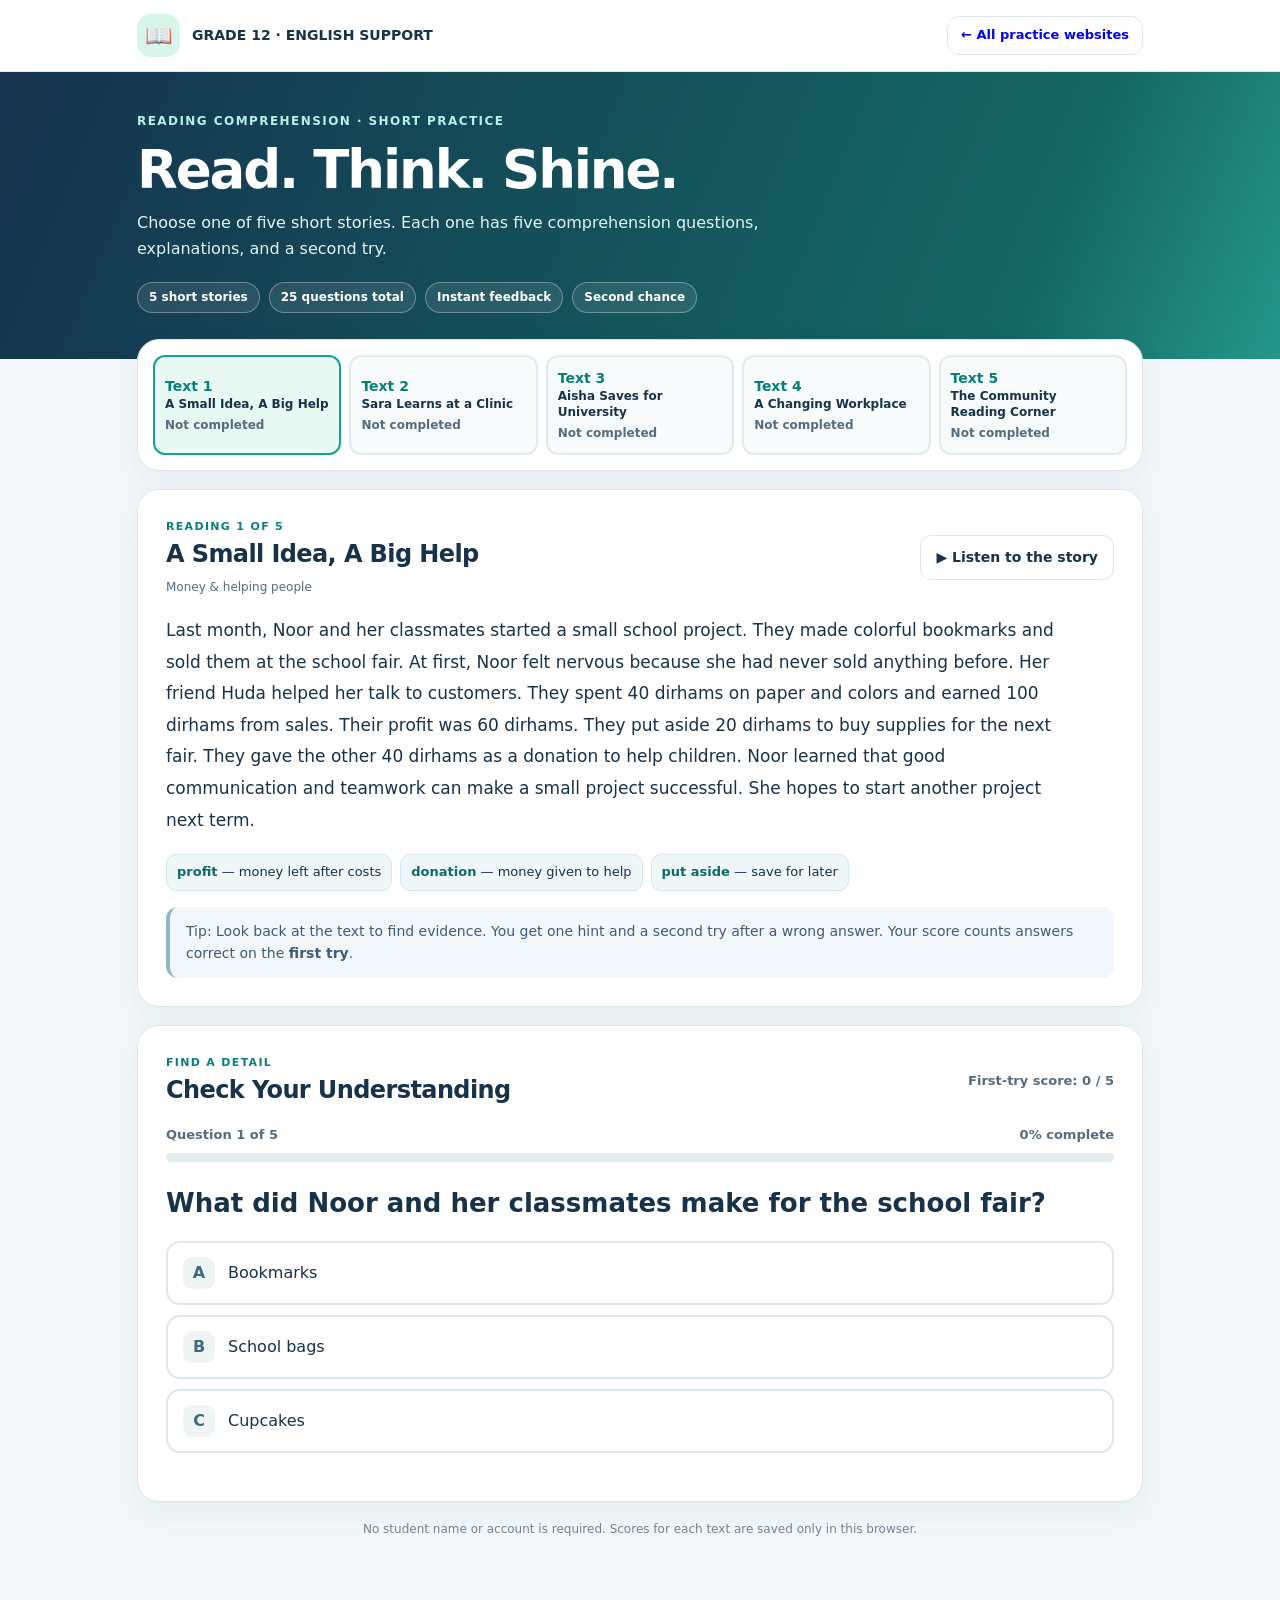
<file: grade12-english-practice/comprehension.html>
<!doctype html>
<html lang="en">
<head>
<meta charset="utf-8">
<meta name="viewport" content="width=device-width, initial-scale=1">
<meta name="theme-color" content="#153b53">
<meta name="description" content="Grade 12 English reading comprehension: five original passages, five questions per text, instant feedback and a second chance.">
<title>Reading Comprehension · Five Passages | Grade 12</title>
<style>
:root{--navy:#163750;--teal:#087f79;--light:#edf8f6;--blue:#edf5fb;--ink:#173249;--muted:#566c7d;--line:#dbe9e9;--ok:#087653;--err:#b14642;--bg:#f4f8fa}
*{box-sizing:border-box}html{scroll-behavior:smooth}body{margin:0;color:var(--ink);background:var(--bg);font-family:system-ui,-apple-system,"Segoe UI",Arial,sans-serif;line-height:1.6}button,a{font:inherit}button{cursor:pointer}button:focus-visible,a:focus-visible{outline:3px solid #f3ab39;outline-offset:3px}
header{background:#fff;border-bottom:1px solid var(--line)}.top{max-width:1050px;margin:auto;padding:14px 22px;display:flex;justify-content:space-between;align-items:center;gap:12px}.brand{display:flex;align-items:center;gap:12px;font-weight:850;font-size:14px}.logo{width:43px;height:43px;border-radius:14px;background:#d7f5e8;display:grid;place-items:center;color:var(--teal);font-size:22px}.back{border:1px solid var(--line);border-radius:12px;padding:8px 13px;text-decoration:none;font-size:13px;font-weight:700}
.hero{background:linear-gradient(112deg,#15334f,#146763 80%,#24978a);color:white}.hero-inner{max-width:1050px;margin:auto;padding:40px 22px 46px}.eyebrow{font-size:12px;text-transform:uppercase;letter-spacing:.12em;font-weight:850;color:#b6f1e8}.hero h1{font-size:clamp(31px,5vw,53px);letter-spacing:-.04em;line-height:1.11;margin:10px 0}.hero p{max-width:700px;font-size:16px;color:#e2f6f3;margin:0}.pills{display:flex;gap:9px;margin-top:21px;flex-wrap:wrap}.pill{border:1px solid #ffffff50;background:#ffffff17;border-radius:99px;padding:5px 11px;font-weight:700;font-size:12px}
main{max-width:1050px;margin:-20px auto 70px;padding:0 22px;display:grid;gap:18px;position:relative}.card{background:#fff;border:1px solid var(--line);border-radius:22px;box-shadow:0 12px 34px #164a5e12;padding:28px}.row{display:flex;align-items:center;justify-content:space-between;gap:12px;flex-wrap:wrap}.section-title{margin:0;font-size:24px;letter-spacing:-.025em}.tag{font-size:11px;text-transform:uppercase;letter-spacing:.12em;font-weight:900;color:var(--teal)}.story{font-size:17px;line-height:1.86;margin:18px 0 0;max-width:890px}.glossary{display:flex;flex-wrap:wrap;gap:8px;margin-top:18px}.word{font-size:13px;background:#eff7f8;border:1px solid #d5e7e8;border-radius:10px;padding:7px 10px}.word b{color:#0c6b68}
.audio,.ghost,.primary{border-radius:11px;padding:10px 15px;font-weight:800;font-size:14px;min-height:43px}.audio,.ghost{border:1px solid var(--line);background:#fff;color:var(--ink)}.audio:hover,.ghost:hover{background:#f1f7f9}.primary{border:0;background:#07837a;color:white}.primary:hover{background:#076a63}.primary:disabled{opacity:.6;cursor:not-allowed}
.instructions{padding:13px 16px;background:#f1f7fb;border-radius:12px;border-left:4px solid #8db8ca;color:#425c72;font-size:14px;margin-top:16px}.scorebox{font-size:13px;font-weight:800;color:var(--muted)}.progress-labels{margin-top:15px;font-size:13px;font-weight:750;color:var(--muted);display:flex;justify-content:space-between}.progress{height:9px;background:#e4eeee;border-radius:99px;margin-top:7px;overflow:hidden}.progress>div{width:0;height:100%;background:linear-gradient(90deg,#34b79d,#087e75);transition:width .2s}
#question{font-size:clamp(20px,3vw,26px);margin:23px 0 20px;line-height:1.4}.answers{display:grid;gap:10px}.answer{width:100%;text-align:left;border:2px solid #dce8ed;background:#fff;border-radius:14px;padding:14px 15px;display:flex;align-items:center;gap:13px;min-height:62px;color:var(--ink)}.answer:hover:not(:disabled){background:#f1faf8;border-color:#73bfae}.answer:disabled{cursor:default}.letter{width:32px;height:32px;flex:0 0 32px;display:grid;place-items:center;background:#eff4f5;border-radius:9px;color:#396d7d;font-weight:900}.answer.correct{border-color:#75c9a3;background:#ebfaf2}.answer.correct .letter{background:#078b6d;color:#fff}.answer.wrong{border-color:#e3a8a4;background:#fff4f3}.answer.wrong .letter{background:#f5dcda;color:#a93a35}.answer.dimmed{opacity:.6}
.feedback{display:none;margin-top:16px;padding:15px 17px;border:1px solid #e9cf9d;background:#fff8e9;color:#76521a;border-radius:13px}.feedback.show{display:block}.feedback.good{background:#eaf9f0;border-color:#a7dcb9;color:#145c40}.feedback strong{display:block;font-size:15px}.feedback p{margin:5px 0 0;font-size:14px}.actionbar{display:flex;gap:12px;justify-content:flex-end;align-items:center;flex-wrap:wrap;margin-top:20px}.hidden{display:none!important}
.result{background:#eff9f5;border-radius:18px;padding:29px;text-align:center}.result h2{font-size:27px;margin:5px 0}.bigscore{font-weight:900;color:#08715f;font-size:50px;letter-spacing:-.05em}.result p{color:var(--muted);max-width:500px;margin:0 auto 18px}.result .actionbar{justify-content:center}.note{font-size:12px;color:#708395;text-align:center;margin:0}
@media(max-width:680px){.top{padding:12px}.brand{font-size:12px}.back{font-size:12px}.hero-inner{padding:30px 17px 42px}main{padding:0 12px;margin-top:-18px}.card{padding:18px;border-radius:18px}.story{font-size:16px}.audio{width:100%}.section-title{font-size:22px}.answer{padding:12px;min-height:58px}.actionbar button{flex:1}}
@media(prefers-reduced-motion:reduce){*,*:before,*:after{scroll-behavior:auto!important;transition:none!important}}

.text-nav{display:grid;grid-template-columns:repeat(5,minmax(0,1fr));gap:8px;padding:15px}.text-tab{min-width:0;text-align:left;background:#f8fbfb;border:2px solid #e1ebec;border-radius:12px;padding:12px 10px;color:var(--ink);font-size:12px;font-weight:750;line-height:1.35}.text-tab strong{display:block;color:var(--teal);font-size:14px}.text-tab.active{background:#e8f8f2;border-color:#17a48d}.text-tab.done:not(.active){background:#f0f7fb;border-color:#a8d3d0}.text-tab:hover{border-color:#159d89}.text-score{font-size:12px;color:var(--muted);margin-top:4px}.reading-title{margin-bottom:0}@media(max-width:780px){.text-nav{grid-template-columns:repeat(2,minmax(0,1fr))}}@media(max-width:400px){.text-nav{grid-template-columns:1fr}}
</style>
</head>
<body>
<header><div class="top"><div class="brand"><span class="logo" aria-hidden="true">📖</span><span>GRADE 12 · ENGLISH SUPPORT</span></div><a class="back" href="index.html">← All practice websites</a></div></header>
<section class="hero"><div class="hero-inner"><div class="eyebrow">READING COMPREHENSION · SHORT PRACTICE</div><h1>Read. Think. Shine.</h1><p>Choose one of five short stories. Each one has five comprehension questions, explanations, and a second try.</p><div class="pills"><span class="pill">5 short stories</span><span class="pill">25 questions total</span><span class="pill">Instant feedback</span><span class="pill">Second chance</span></div></div></section>
<main>
<nav class="card text-nav" id="text-nav" aria-label="Choose a reading text"></nav>
<article class="card" aria-label="Reading passage">
<div class="row"><div><div class="tag" id="passage-count">READING 1 OF 5</div><h2 class="section-title reading-title" id="story-title"></h2><div class="text-score" id="topic"></div></div><button class="audio" id="audio" type="button">▶ Listen to the story</button></div>
<p class="story" id="story"></p>
<div class="glossary" id="glossary"></div>
<div class="instructions">Tip: Look back at the text to find evidence. You get one hint and a second try after a wrong answer. Your score counts answers correct on the <strong>first try</strong>.</div>
</article>
<section class="card" id="quiz" aria-label="Reading questions">
<div class="row"><div><div class="tag" id="skill">Find a detail</div><h2 class="section-title">Check Your Understanding</h2></div><div class="scorebox" id="score" aria-live="polite">First-try score: 0 / 5</div></div>
<div class="progress-labels"><span id="position">Question 1 of 5</span><span id="percentage">0% complete</span></div><div class="progress" role="progressbar" aria-label="Questions completed" aria-valuemin="0" aria-valuemax="5" aria-valuenow="0" id="progress"><div id="fill"></div></div>
<h3 id="question"></h3><div class="answers" id="answers"></div><div class="feedback" role="status" aria-live="polite" id="feedback"></div>
<div class="actionbar"><button type="button" class="primary hidden" id="next">Next question →</button></div>
</section>
<section class="card hidden" id="results" aria-label="Practice results"><div class="result"><div class="tag">TEXT COMPLETE!</div><h2>Well done!</h2><div class="bigscore" id="finalscore">0 / 5</div><p id="resulttext"></p><div class="actionbar"><button class="ghost" type="button" id="restart">Try this text again</button><button class="primary" type="button" id="next-text">Go to next text →</button></div></div></section>
<p class="note">No student name or account is required. Scores for each text are saved only in this browser.</p>
</main>
<script>
(function(){
"use strict";
const passages=[{"id":"1","title":"A Small Idea, A Big Help","topic":"Money & helping people","passage":"Last month, Noor and her classmates started a small school project. They made colorful bookmarks and sold them at the school fair. At first, Noor felt nervous because she had never sold anything before. Her friend Huda helped her talk to customers. They spent 40 dirhams on paper and colors and earned 100 dirhams from sales. Their profit was 60 dirhams. They put aside 20 dirhams to buy supplies for the next fair. They gave the other 40 dirhams as a donation to help children. Noor learned that good communication and teamwork can make a small project successful. She hopes to start another project next term.","glossary":[["profit","money left after costs"],["donation","money given to help"],["put aside","save for later"]],"questions":[{"skill":"Find a detail","q":"What did Noor and her classmates make for the school fair?","opts":["Bookmarks","School bags","Cupcakes"],"answer":0,"hint":"Read the second sentence. What did the students make and sell?","explain":"They made colorful bookmarks and sold them at the school fair."},{"skill":"Understand a reason","q":"Why did Noor feel nervous at first?","opts":["She lost her school bag.","She had never sold anything before.","She was late for class."],"answer":1,"hint":"Look for the words 'At first' and 'because' in the story.","explain":"Noor was nervous because it was her first time selling something."},{"skill":"Find information","q":"How much profit did the students make?","opts":["40 dirhams","100 dirhams","60 dirhams"],"answer":2,"hint":"Find the money they earned and the cost of their materials.","explain":"The students earned 100 dirhams and spent 40 dirhams. Their profit was 60 dirhams."},{"skill":"Vocabulary in context","q":"What does 'put aside' mean in the story?","opts":["Save for later","Spend immediately","Borrow from someone"],"answer":0,"hint":"Read what they planned to do with the 20 dirhams at the next fair.","explain":"'Put aside' means to save money for later. They kept 20 dirhams for supplies."},{"skill":"Identify the main idea","q":"What is the main idea of the story?","opts":["School fairs are always difficult.","Small projects can teach skills and help others.","Students should spend all their money."],"answer":1,"hint":"Think about what Noor learned and how the project helped children.","explain":"The project helped Noor practise communication and teamwork while giving a donation to children."}]},{"id":"2","title":"Sara Learns at a Clinic","topic":"Jobs & internships","passage":"During the summer holiday, Sara joined a two-week internship at a local clinic. On her first day, she felt shy and spoke very quietly. Her supervisor showed her how to welcome patients and check appointment times. Sara listened carefully and asked questions when she needed help. After one week, she could speak to patients more clearly. One morning, the waiting room became very busy. Sara changed her tasks and helped an older patient find the correct room. Her supervisor was pleased because Sara was flexible and kind. At the end of the internship, Sara wrote about her experience in a future job application. She learned that practice can build confidence.","glossary":[["internship","learning at work"],["supervisor","person who guides you"],["flexible","able to change"]],"questions":[{"skill":"Find a detail","q":"Where did Sara do her internship?","opts":["At a bank","At a clinic","At a supermarket"],"answer":1,"hint":"Check the first sentence for the workplace.","explain":"Sara joined an internship at a local clinic."},{"skill":"Find a detail","q":"What did the supervisor teach Sara?","opts":["How to welcome patients and check appointments","How to drive a bus","How to sell books"],"answer":0,"hint":"Find the two tasks on Sara's first day.","explain":"Sara learned to welcome patients and check appointment times."},{"skill":"Understand a change","q":"What improved after one week?","opts":["Her cooking skills","Her handwriting","Her communication with patients"],"answer":2,"hint":"Compare how Sara spoke before and after a week.","explain":"Sara could speak to patients more clearly after a week."},{"skill":"Vocabulary in context","q":"What does 'flexible' mean in the story?","opts":["Able to change tasks when needed","Always arriving late","Not willing to learn"],"answer":0,"hint":"Think about what Sara did when the clinic was busy.","explain":"Sara was flexible because she changed tasks to help a patient."},{"skill":"Main idea","q":"What did Sara learn from her internship?","opts":["Work is always easy.","Practice builds confidence and work skills.","Patients should work at clinics."],"answer":1,"hint":"Review what changed from her first day to her last.","explain":"By practising and helping others, Sara gained confidence and useful work skills."}]},{"id":"3","title":"Aisha Saves for University","topic":"Saving & studying","passage":"Aisha is a Grade 12 student who wants to study engineering at university. Every Saturday, she helps in her aunt's bookshop and earns 150 dirhams. She puts aside 40 dirhams from her wages each week. She uses some of the other money for transport and school supplies. Her teacher tells her about scholarships that can help students pay for university. Aisha applies for one because she wants to reduce the cost of her studies. Her friend also mentions a student loan, but Aisha learns that a loan must be paid back later. She makes a simple savings plan and checks it every month. Aisha believes that planning early will help her reach her goal.","glossary":[["wages","money paid for work"],["scholarship","study funding"],["student loan","borrowed money for study"]],"questions":[{"skill":"Find a detail","q":"What does Aisha want to study at university?","opts":["Medicine","Engineering","Art"],"answer":1,"hint":"Look for her goal in the opening sentence.","explain":"Aisha wants to study engineering."},{"skill":"Find a detail","q":"How much money does Aisha put aside each week?","opts":["40 dirhams","150 dirhams","190 dirhams"],"answer":0,"hint":"Choose the amount she saves, not what she earns.","explain":"She puts aside 40 dirhams of her wages each week."},{"skill":"Understand a reason","q":"Why does Aisha apply for a scholarship?","opts":["To buy a phone","To pay her aunt","To reduce the cost of university"],"answer":2,"hint":"Look for the sentence about her reason for applying.","explain":"The scholarship could help her pay for university."},{"skill":"Vocabulary in context","q":"What is true about a student loan?","opts":["It is always a gift.","It must be paid back.","It is a worker's wages."],"answer":1,"hint":"Compare financial help with money that is borrowed.","explain":"A student loan is borrowed money that must be repaid later."},{"skill":"Main idea","q":"What is the main lesson of Aisha's story?","opts":["Planning and saving help future goals.","Students should never make plans.","University is only for workers."],"answer":0,"hint":"Think about why she saves and explores funding.","explain":"Aisha saves regularly and plans for university expenses."}]},{"id":"4","title":"A Changing Workplace","topic":"Careers & flexibility","passage":"Mariam works for a small design company. Last year, everyone worked at the office every day. This year, some employees work remotely from home for two days each week. Mariam enjoys the flexible schedule because she can spend less time travelling. However, the team still meets online every morning to share ideas. The company also uses a new computer program, so workers need to learn new skills. Their manager gives them one afternoon each week for training. At first, Mariam found the program difficult. After practising for several weeks, she became more confident. Mariam thinks communication, adaptability, and learning are important for a successful career.","glossary":[["remotely","from another location"],["flexible","able to change"],["adaptability","ability to adjust"]],"questions":[{"skill":"Find a detail","q":"How many days per week can some employees work at home?","opts":["One day","Two days","Five days"],"answer":1,"hint":"Find the sentence that mentions working remotely.","explain":"Some employees work from home two days each week."},{"skill":"Understand a reason","q":"Why does Mariam like the flexible schedule?","opts":["She travels less.","She never attends meetings.","She stops working early."],"answer":0,"hint":"Read the reason after the word 'because'.","explain":"The new schedule means she spends less time travelling."},{"skill":"Find a detail","q":"How often does the team meet online?","opts":["Once a month","Every Friday","Every morning"],"answer":2,"hint":"Find the meeting schedule in the passage.","explain":"The team meets online every morning."},{"skill":"Understand a reason","q":"Why does the manager give the team training time?","opts":["To learn a new program","To have longer holidays","Because the office is closing"],"answer":0,"hint":"Look at which new tool the company uses.","explain":"Employees need training to learn the company's new computer program."},{"skill":"Main idea","q":"What is the main message of this passage?","opts":["Technology makes skills unimportant.","Learning and adaptability help at work.","Working from home ends teamwork."],"answer":1,"hint":"Think about how Mariam reacts to changes at work.","explain":"Mariam grows more confident by learning new skills and adapting."}]},{"id":"5","title":"The Community Reading Corner","topic":"Volunteering & teamwork","passage":"A group of Grade 12 students noticed that younger children at their school needed more English storybooks. They decided to create a small reading corner. Each student brought one or two books from home, and their teacher gave a donation of ten new books. On Thursday afternoon, the students cleaned a quiet classroom and arranged the books on shelves. Fatima made colorful signs, while Layla read a short story to the children. At first, only six children visited. After the students shared posters around the school, fifteen children came the next week. The volunteers felt proud because their simple idea helped others enjoy reading. They hope to open the reading corner twice a week.","glossary":[["donation","something given to help"],["volunteers","people who help freely"],["arranged","put in order"]],"questions":[{"skill":"Understand a reason","q":"Why did the Grade 12 students create a reading corner?","opts":["They needed sports equipment.","Younger children needed English storybooks.","They wanted to sell snacks."],"answer":1,"hint":"Find the problem described at the beginning.","explain":"Younger children needed more English storybooks."},{"skill":"Find a detail","q":"What did the teacher donate?","opts":["Ten new books","Fifteen posters","Six shelves"],"answer":0,"hint":"Look at what the teacher gave to the project.","explain":"Their teacher donated ten new books."},{"skill":"Find a detail","q":"Who read a short story to the children?","opts":["Fatima","The teacher","Layla"],"answer":2,"hint":"Check the different jobs of Fatima and Layla.","explain":"Layla read to the children, while Fatima made signs."},{"skill":"Compare information","q":"How many children visited the following week?","opts":["Six","Fifteen","Ten"],"answer":1,"hint":"Two weeks are described; look for the later week's number.","explain":"Fifteen children came the next week after the posters were shared."},{"skill":"Main idea","q":"Which sentence best describes the main idea?","opts":["Students can work together to help others read.","Books should stay at home.","Reading corners cannot grow."],"answer":0,"hint":"Think about the students' goal and what happened after.","explain":"The students worked together to create a reading space for younger children."}]}];
let current=0,questionIndex=0,firstTryScore=0,attempts=0,locked=false;
const $=id=>document.getElementById(id);
const key="grade12-comprehension-5texts-v1";
let completed={};
try { const obj=JSON.parse(localStorage.getItem(key)||"{}");if(obj&&typeof obj==="object"&&!Array.isArray(obj))completed=obj; } catch(e){}
function save(){try{localStorage.setItem(key,JSON.stringify(completed))}catch(e){}}
function updateNavigation(){
 const nav=$("text-nav");nav.replaceChildren();
 passages.forEach((p,j)=>{
 const btn=document.createElement("button");btn.type="button";btn.className="text-tab"+(j===current?" active":"")+(completed[p.id]!==undefined?" done":"");
 const bold=document.createElement("strong");bold.textContent="Text "+(j+1);
 const label=document.createElement("span");label.textContent=p.title;
 const note=document.createElement("div");note.className="text-score";note.textContent=completed[p.id]!==undefined?"Best "+completed[p.id]+"/5":"Not completed";
 btn.append(bold,label,note);if(j===current)btn.setAttribute("aria-current","step");
 btn.addEventListener("click",()=>switchText(j));nav.append(btn);
 });
}
function switchText(j){
 if(j<0||j>=passages.length)return;
 if("speechSynthesis" in window)window.speechSynthesis.cancel();
 $("audio").textContent="▶ Listen to the story";
 current=j;questionIndex=0;firstTryScore=0;attempts=0;locked=false;
 const p=passages[current];
 $("passage-count").textContent="READING "+(j+1)+" OF 5";
 $("story-title").textContent=p.title;$("topic").textContent=p.topic;
 $("story").textContent=p.passage;$("glossary").replaceChildren();
 p.glossary.forEach(pair=>{const span=document.createElement("span");span.className="word";const bold=document.createElement("b");bold.textContent=pair[0];span.append(bold,document.createTextNode(" — "+pair[1]));$("glossary").append(span);});
 $("results").classList.add("hidden");$("quiz").classList.remove("hidden");
 updateNavigation();showQuestion();$("text-nav").scrollIntoView({block:"start",behavior:"smooth"});
}
function feedback(title,description,good){
 const region=$("feedback");region.className="feedback show"+(good?" good":"");region.replaceChildren();
 const hd=document.createElement("strong");hd.textContent=title;const p=document.createElement("p");p.textContent=description;region.append(hd,p);
}
function showQuestion(){
 const p=passages[current],q=p.questions[questionIndex];attempts=0;locked=false;
 $("skill").textContent=q.skill;$("position").textContent="Question "+(questionIndex+1)+" of 5";
 $("percentage").textContent=Math.round(questionIndex/5*100)+"% complete";
 $("progress").setAttribute("aria-valuenow",String(questionIndex));$("fill").style.width=(questionIndex/5*100)+"%";
 $("score").textContent="First-try score: "+firstTryScore+" / 5";
 $("question").textContent=q.q;$("answers").replaceChildren();
 $("feedback").className="feedback";$("feedback").replaceChildren();$("next").classList.add("hidden");
 q.opts.forEach((option,k)=>{
   const btn=document.createElement("button");btn.type="button";btn.className="answer";
   const letter=document.createElement("span");letter.className="letter";letter.textContent=String.fromCharCode(65+k);
   const label=document.createElement("span");label.textContent=option;btn.append(letter,label);
   btn.addEventListener("click",()=>answer(k));$("answers").append(btn);
 });
 $("next").textContent=questionIndex===4?"Finish this text →":"Next question →";
}
function answer(choice){
 if(locked)return;const q=passages[current].questions[questionIndex];
 const buttons=Array.from($("answers").querySelectorAll("button"));if(buttons[choice].disabled)return;
 if(choice===q.answer){
   if(attempts===0)firstTryScore++;locked=true;
   buttons.forEach((b,k)=>{b.disabled=true;b.classList.add(k===q.answer?"correct":"dimmed")});
   feedback(attempts===0?"✓ Excellent! That is correct.":"✓ Well done! You found it.",q.explain,true);
   $("score").textContent="First-try score: "+firstTryScore+" / 5";
   $("next").classList.remove("hidden");$("next").focus();
 }else{
   attempts++;buttons[choice].disabled=true;buttons[choice].classList.add("wrong");
   if(attempts===1){feedback("Not quite — try again!",q.hint,false);}
   else {
     locked=true;buttons.forEach((b,k)=>{b.disabled=true;if(k===q.answer)b.classList.add("correct");else if(k!==choice)b.classList.add("dimmed")});
     feedback("Learn from this answer.",q.explain+" Correct answer: "+q.opts[q.answer]+".",false);
     $("next").classList.remove("hidden");$("next").focus();
   }
 }
}
function finish(){
 const id=passages[current].id;completed[id]=Math.max(Number(completed[id]||0),firstTryScore);save();
 updateNavigation();$("quiz").classList.add("hidden");$("results").classList.remove("hidden");
 $("finalscore").textContent=firstTryScore+" / 5";
 const done=Object.keys(completed).length;
 $("resulttext").textContent=(firstTryScore===5?"Excellent! All five answers were right on the first try.":firstTryScore>=3?"Good work! Read the explanations and try again to improve.":"Keep practising. Read the story again, then try again.")+" Best score: "+completed[id]+"/5. Texts completed: "+done+"/5.";
 $("next-text").classList.toggle("hidden",current===passages.length-1);
 $("results").scrollIntoView({block:"start",behavior:"smooth"});
}
$("next").addEventListener("click",()=>{if(!locked)return;questionIndex++;if(questionIndex===5)finish();else{showQuestion();$("quiz").scrollIntoView({block:"start",behavior:"smooth"})}});
$("restart").addEventListener("click",()=>switchText(current));
$("next-text").addEventListener("click",()=>switchText(current+1));
const audio=$("audio");
if(!("speechSynthesis" in window)){audio.disabled=true;audio.textContent="Audio not available";}
else{
 audio.addEventListener("click",()=>{
 if(window.speechSynthesis.speaking){window.speechSynthesis.cancel();audio.textContent="▶ Listen to the story";return;}
 const utterance=new SpeechSynthesisUtterance(passages[current].passage);utterance.lang="en-US";utterance.rate=.85;
 utterance.onend=utterance.onerror=()=>audio.textContent="▶ Listen to the story";
 audio.textContent="■ Stop reading";window.speechSynthesis.speak(utterance);
 });
 window.addEventListener("pagehide",()=>window.speechSynthesis.cancel());
}
switchText(0);
})();
</script>
</body>
</html>
</file>
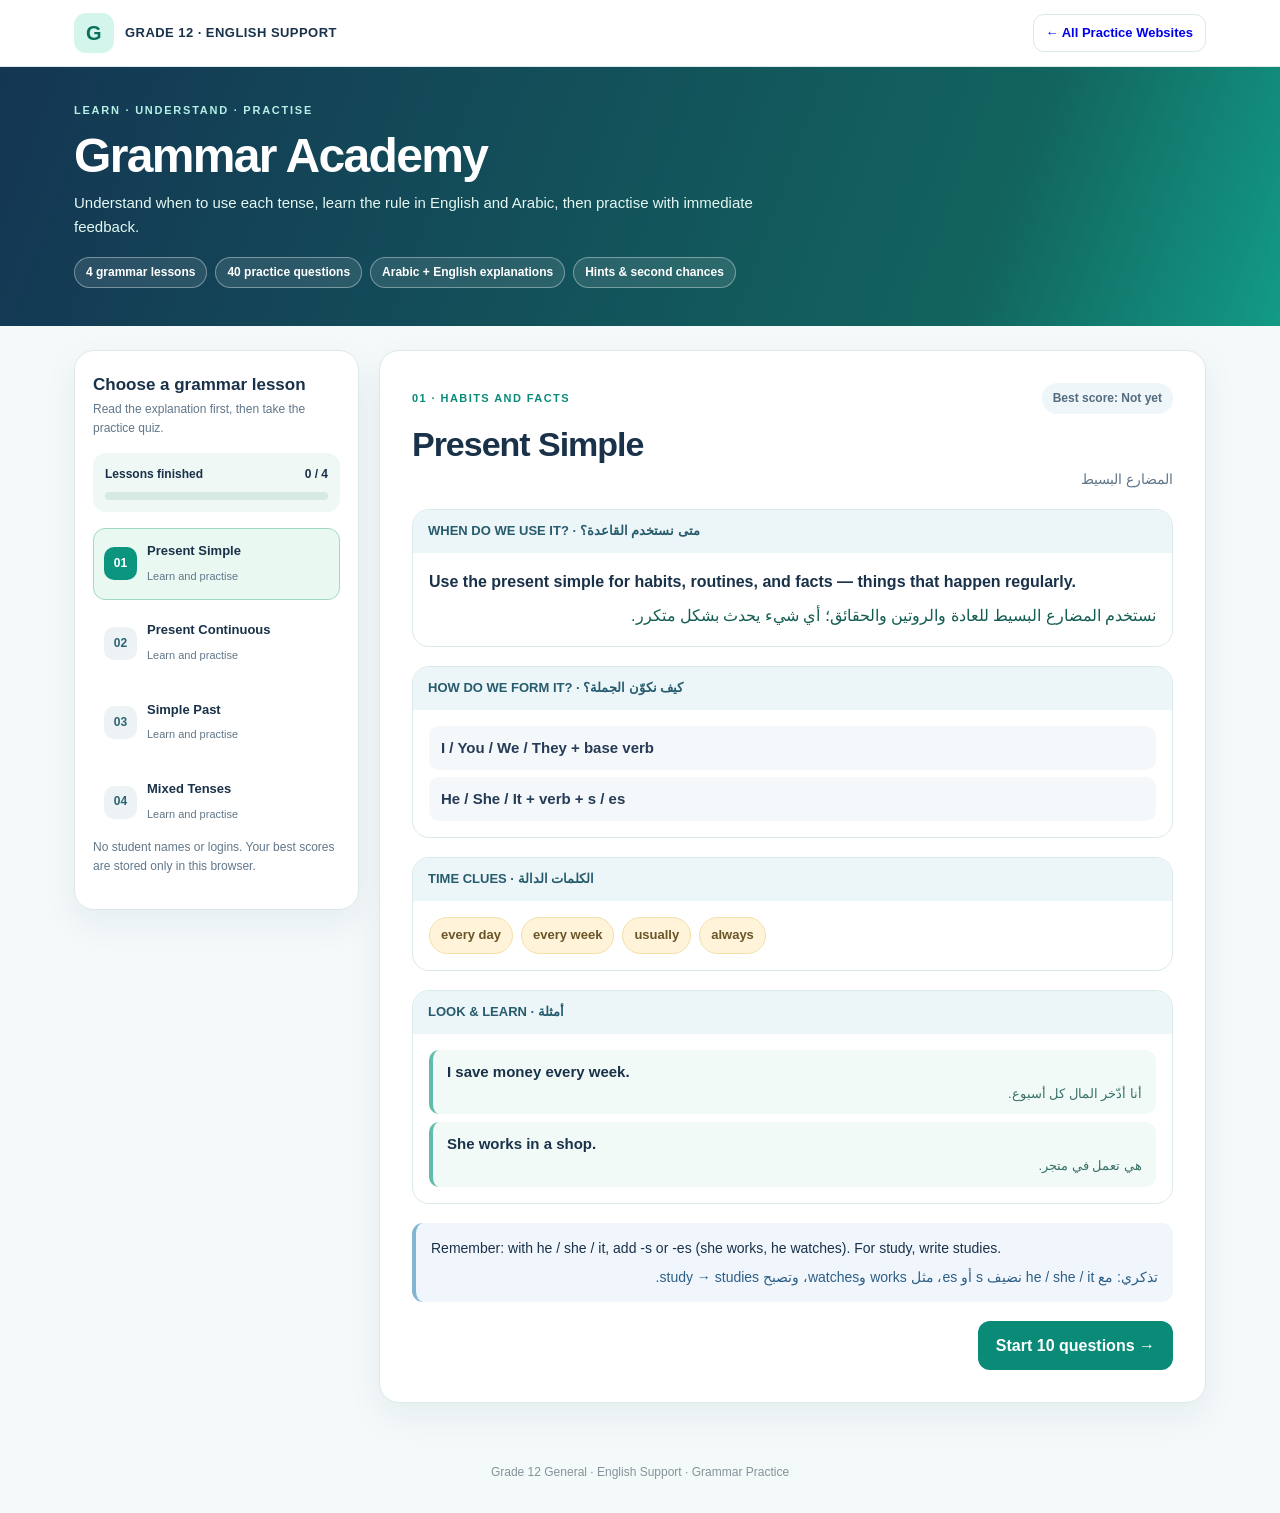
<file: grade12-english-practice/grammar.html>
<!DOCTYPE html>
<html lang="en">
<head>
<meta charset="utf-8"><meta name="viewport" content="width=device-width, initial-scale=1"><meta name="theme-color" content="#153453">
<meta name="description" content="Grade 12 General English Grammar lessons. Learn when to use Present Simple, Present Continuous and Simple Past. Four lessons with 40 interactive questions and helpful feedback.">
<title>Grammar Academy | Grade 12 English Support</title>
<style>
:root{--ink:#193149;--navy:#153453;--teal:#098b79;--muted:#61778a;--line:#dce8e9;--bg:#f4f9fa;--light:#effaf6;--green:#0c7755;--coral:#b94d42}
*{box-sizing:border-box}html{scroll-behavior:smooth}body{margin:0;background:var(--bg);color:var(--ink);font-family:ui-sans-serif,-apple-system,BlinkMacSystemFont,"Segoe UI",Arial,sans-serif;line-height:1.6}button,a{font:inherit}button{cursor:pointer}button:focus-visible,a:focus-visible{outline:3px solid #f0a83d;outline-offset:3px}
.topbar{background:#fff;border-bottom:1px solid var(--line)}.top{max-width:1180px;margin:auto;padding:13px 24px;display:flex;align-items:center;justify-content:space-between;gap:14px}.brand{display:flex;gap:11px;align-items:center;font-weight:900;font-size:13px;letter-spacing:.035em}.logo{width:40px;height:40px;border-radius:12px;background:#d4f5eb;color:#07715c;display:grid;place-items:center;font-size:20px;font-weight:900}.home-link{border:1px solid var(--line);border-radius:11px;padding:8px 12px;text-decoration:none;font-size:13px;font-weight:800}
.hero{background:linear-gradient(110deg,#143653,#12645f 77%,#129b85);color:white}.hero-inner{max-width:1180px;margin:auto;padding:35px 24px 38px}.eyebrow{font-size:11px;letter-spacing:.16em;font-weight:900;color:#b5f0e7;text-transform:uppercase}.hero h1{font-size:clamp(31px,4.2vw,48px);line-height:1.15;letter-spacing:-.035em;margin:8px 0}.hero p{max-width:725px;font-size:15px;color:#e5f8f3;margin:0}.meta{display:flex;gap:8px;flex-wrap:wrap;margin-top:18px}.meta span{font-size:12px;padding:5px 11px;border:1px solid #ffffff5d;background:#ffffff1a;border-radius:99px;font-weight:800}
.layout{max-width:1180px;margin:24px auto 60px;padding:0 24px;display:grid;grid-template-columns:285px minmax(0,1fr);gap:20px;align-items:start}.side,.panel{background:white;border:1px solid var(--line);border-radius:20px;box-shadow:0 13px 34px #16445110}.side{position:sticky;top:14px;padding:18px}.side h2{font-size:17px;margin:2px 0}.side p{color:var(--muted);font-size:12px;margin:0 0 14px}.score-progress{background:#eff8f5;padding:12px;border-radius:13px;font-size:12px;font-weight:800}.meter{height:8px;border-radius:99px;background:#d7e9e3;overflow:hidden;margin-top:8px}.meter>div{width:0%;height:100%;background:#10a389;transition:width .2s}.lesson-nav{display:grid;gap:7px;margin-top:16px}.nav-btn{display:flex;align-items:center;gap:10px;text-align:left;border:1px solid transparent;width:100%;background:#fff;border-radius:12px;padding:12px 10px;color:var(--ink)}.nav-btn.active{background:#e9f9f2;border-color:#9ed9c5}.nav-btn:hover{background:#f2fbf8}.count{width:33px;height:33px;border-radius:10px;background:#edf3f4;display:grid;place-items:center;font-size:12px;font-weight:900;color:#2c6374;flex:none}.nav-btn.active .count{background:#0b957e;color:#fff}.nav-label strong{display:block;font-size:13px}.nav-label span{font-size:11px;color:var(--muted)}.privacy{font-size:11px;color:#748695;margin-top:18px}
.panel{padding:clamp(18px,3vw,32px);min-height:520px}.section-top{display:flex;justify-content:space-between;align-items:center;gap:12px;flex-wrap:wrap}.label{font-size:11px;font-weight:900;color:var(--teal);letter-spacing:.13em;text-transform:uppercase}.title{font-size:clamp(25px,3vw,34px);letter-spacing:-.03em;line-height:1.2;margin:10px 0 3px}.subtitle{color:var(--muted);font-size:14px;margin:0 0 17px}.best{font-size:12px;color:#536b7e;font-weight:800;background:#eef6fa;padding:6px 11px;border-radius:99px}
.explain{border:1px solid #dbe9eb;border-radius:17px;overflow:hidden;margin:19px 0}.explain-head{padding:11px 15px;background:#ecf5f7;font-size:13px;font-weight:900;color:#265c6e}.explain-body{padding:16px}.when-en{font-size:16px;font-weight:650;margin:0}.when-ar{font-size:16px;color:#145d52;line-height:1.85;margin:6px 0 0;direction:rtl;text-align:right}.formula{margin:0;display:grid;gap:7px;padding:0;list-style:none}.formula li{background:#f5f8fb;border-radius:10px;padding:10px 12px;font-weight:800;font-size:15px;color:#253b56}.signal-list{display:flex;gap:8px;flex-wrap:wrap}.signal{padding:7px 11px;background:#fff4da;border:1px solid #f2dfaa;border-radius:99px;font-size:13px;color:#6b5427;font-weight:800}.examples{display:grid;gap:8px}.example{border-left:4px solid #62bda8;background:#f2faf8;border-radius:10px;padding:10px 14px}.example strong{display:block;font-size:15px}.example span{display:block;color:#377168;font-size:13px;direction:rtl;text-align:right}.tip{background:#f1f6fd;border-left:4px solid #82b6d0;padding:14px 15px;border-radius:11px;font-size:14px}.tip p{margin:0}.tip .ar{direction:rtl;text-align:right;margin-top:6px;color:#2d5f86}.actions{display:flex;justify-content:flex-end;gap:10px;flex-wrap:wrap;margin-top:19px}.primary,.ghost{border-radius:12px;padding:12px 18px;font-weight:850;min-height:46px}.primary{background:#0a8b78;color:#fff;border:0}.primary:hover{background:#087363}.ghost{background:#fff;color:var(--ink);border:1px solid var(--line)}.ghost:hover{background:#f5f9f8}
.quiz-top{display:flex;justify-content:space-between;align-items:center;gap:10px;margin-bottom:11px}.mini{font-size:12px;font-weight:800;color:var(--muted)}.q-meter{height:8px;border-radius:100px;background:#e3efed;overflow:hidden}.q-meter>div{height:100%;width:0;background:#11a18b;transition:width .2s}.question{font-size:clamp(19px,2.4vw,24px);line-height:1.4;margin:22px 0}.options{display:grid;gap:10px}.option{width:100%;display:flex;align-items:center;gap:12px;text-align:left;padding:14px 16px;min-height:61px;border:2px solid #dce8ea;background:white;border-radius:13px;color:var(--ink);font-weight:700}.option:hover:not(:disabled){border-color:#67bba9;background:#f4fcf9}.option:disabled{cursor:default}.option .letter{background:#edf3f5;border-radius:8px;color:#497180;display:grid;place-items:center;flex:none;width:31px;height:31px;font-weight:900;font-size:12px}.option.correct{border-color:#6ac5a1;background:#ecf9f2}.option.correct .letter{background:#119270;color:white}.option.wrong{border-color:#dfa39f;background:#fff4f3}.option.wrong .letter{background:#f4e0dc;color:var(--coral)}.option.dim{opacity:.58}
.feedback{margin-top:15px;padding:14px 16px;border:1px solid #efd3a3;border-radius:12px;background:#fffaed;color:#745820;display:none}.feedback.show{display:block}.feedback.good{background:#eafaef;border-color:#abe0bb;color:#145b42}.feedback strong{display:block;font-size:15px}.feedback p{margin:5px 0 0;font-size:14px}.feedback .help-ar{color:#345e70;direction:rtl;text-align:right}.hidden{display:none!important}
.finish{text-align:center;background:#eff9f5;border-radius:18px;padding:30px}.finish h2{font-size:28px;margin:8px 0}.finish .number{font-size:48px;color:#0a7562;font-weight:900}.finish p{color:#566c7d;margin:0 auto;max-width:430px}.foot{max-width:1180px;text-align:center;margin:0 auto 30px;color:#84939a;font-size:12px}
@media(max-width:900px){.layout{grid-template-columns:1fr}.side{position:static}.lesson-nav{grid-template-columns:repeat(2,minmax(0,1fr))}.nav-btn{padding:9px 7px}.panel{min-height:0}}
@media(max-width:520px){.top{padding:12px}.brand{font-size:11px}.home-link{font-size:11px}.hero-inner{padding:28px 16px}.layout{padding:0 12px;margin-top:16px;gap:12px}.side{padding:13px}.panel{padding:18px 15px}.nav-label strong{font-size:11px}.nav-label span{font-size:10px}.count{width:29px;height:29px}.actions>*{flex:1}.formula li{font-size:13px}}
@media(prefers-reduced-motion:reduce){*,*:before,*:after{transition:none!important;scroll-behavior:auto!important}}
</style>
</head>
<body>
<header class="topbar"><div class="top"><div class="brand"><span class="logo" aria-hidden="true">G</span><span>GRADE 12 · ENGLISH SUPPORT</span></div><a class="home-link" href="index.html">← All Practice Websites</a></div></header>
<section class="hero"><div class="hero-inner"><div class="eyebrow">LEARN · UNDERSTAND · PRACTISE</div><h1>Grammar Academy</h1><p>Understand when to use each tense, learn the rule in English and Arabic, then practise with immediate feedback.</p><div class="meta"><span>4 grammar lessons</span><span>40 practice questions</span><span>Arabic + English explanations</span><span>Hints & second chances</span></div></div></section>
<main class="layout"><aside class="side"><h2>Choose a grammar lesson</h2><p>Read the explanation first, then take the practice quiz.</p><div class="score-progress"><div style="display:flex;justify-content:space-between"><span>Lessons finished</span><span id="completed">0 / 4</span></div><div class="meter"><div id="all-meter"></div></div></div><nav id="lesson-nav" class="lesson-nav" aria-label="Grammar lessons"></nav><p class="privacy">No student names or logins. Your best scores are stored only in this browser.</p></aside>
<section class="panel" aria-label="Grammar lesson">
<div class="section-top"><div class="label" id="lesson-label">GRAMMAR LESSON</div><div class="best" id="best-score">Best score: Not yet</div></div>
<h2 class="title" id="lesson-title"></h2><p class="subtitle" id="lesson-ar" lang="ar" dir="rtl"></p>
<div id="learning">
<section class="explain"><div class="explain-head">WHEN DO WE USE IT? · متى نستخدم القاعدة؟</div><div class="explain-body"><p class="when-en" id="when-en"></p><p class="when-ar" id="when-ar" lang="ar"></p></div></section>
<section class="explain"><div class="explain-head">HOW DO WE FORM IT? · كيف نكوّن الجملة؟</div><div class="explain-body"><ul class="formula" id="formulas"></ul></div></section>
<section class="explain"><div class="explain-head">TIME CLUES · الكلمات الدالة</div><div class="explain-body"><div class="signal-list" id="signals"></div></div></section>
<section class="explain"><div class="explain-head">LOOK & LEARN · أمثلة</div><div class="explain-body"><div class="examples" id="examples"></div></div></section>
<div class="tip"><p id="note"></p><p class="ar" id="note-ar" lang="ar"></p></div>
<div class="actions"><button class="primary" id="start" type="button">Start 10 questions →</button></div>
</div>
<section class="hidden" id="quiz" aria-label="Grammar practice">
<div class="quiz-top"><span class="mini" id="q-number">QUESTION 1 OF 10</span><span class="mini" id="live-score">First-try score: 0 / 10</span></div>
<div class="q-meter" role="progressbar" aria-valuemin="0" aria-valuemax="10" aria-valuenow="0" aria-label="Questions answered" id="q-progress"><div id="q-fill"></div></div>
<h3 class="question" id="q-prompt"></h3><div class="options" id="q-options"></div>
<div class="feedback" role="status" aria-live="polite" id="feedback"></div>
<div class="actions"><button class="ghost" id="back-to-lesson" type="button">Review explanation</button><button class="primary hidden" id="next" type="button">Next question →</button></div>
</section>
<section class="hidden" id="complete" aria-label="Practice results"><div class="finish"><span class="label">PRACTICE COMPLETE</span><h2>Excellent effort!</h2><div class="number" id="final-score">0 / 10</div><p id="complete-message"></p><div class="actions" style="justify-content:center"><button class="ghost" id="retry" type="button">Try again</button><button class="primary" id="next-lesson" type="button">Next lesson →</button></div></div></section>
</section></main>
<footer class="foot">Grade 12 General · English Support · Grammar Practice</footer>
<script id="grammar-data" type="application/json">[{"id":"simple","title":"Present Simple","ar":"المضارع البسيط","label":"01 · Habits and facts","whenEn":"Use the present simple for habits, routines, and facts — things that happen regularly.","whenAr":"نستخدم المضارع البسيط للعادة والروتين والحقائق؛ أي شيء يحدث بشكل متكرر.","form":["I / You / We / They + base verb","He / She / It + verb + s / es"],"signals":["every day","every week","usually","always"],"examples":[["I save money every week.","أنا أدّخر المال كل أسبوع."],["She works in a shop.","هي تعمل في متجر."]],"note":"Remember: with he / she / it, add -s or -es (she works, he watches). For study, write studies.","noteAr":"تذكري: مع he / she / it نضيف s أو es، مثل works وwatches، وتصبح study → studies.","questions":[{"prompt":"Every Friday, Sara _____ at the shop.","options":["works","is working","worked"],"answer":0,"hint":"كلمة Every Friday تدل على عادة متكررة. انتبهي إلى Sara = she.","explanation":"Present Simple: Sara = she, so work becomes works."},{"prompt":"I _____ money every week.","options":["saves","save","saved"],"answer":1,"hint":"Every week يعني عادة. مع I نستخدم الفعل الأساسي.","explanation":"We use save (not saves) with I in the present simple."},{"prompt":"My father _____ the bills every month.","options":["pay","pays","paid"],"answer":1,"hint":"Every month عادة، وmy father مثل he.","explanation":"My father = he, so pay becomes pays."},{"prompt":"They _____ English at school.","options":["studies","study","studied"],"answer":1,"hint":"مع they في المضارع البسيط نستخدم الفعل بدون s.","explanation":"They study: the verb stays in its base form after they."},{"prompt":"Aisha _____ videos after school.","options":["watch","watches","watching"],"answer":1,"hint":"Aisha مثل she. الفعل watch يأخذ es.","explanation":"Aisha = she, so watch becomes watches."},{"prompt":"We _____ new words every lesson.","options":["learn","learns","learned"],"answer":0,"hint":"Every lesson يدل على عادة. We لا تأخذ s.","explanation":"We learn is the correct present-simple form."},{"prompt":"The shop _____ at nine every morning.","options":["open","opens","opening"],"answer":1,"hint":"The shop = it. Every morning عادة.","explanation":"The shop = it, so open becomes opens."},{"prompt":"He _____ a student loan for his studies.","options":["need","needs","needing"],"answer":1,"hint":"He مفرد، وفي المضارع البسيط نضيف s.","explanation":"He needs is correct: he + verb-s."},{"prompt":"Maha _____ other students each week.","options":["helped","helping","helps"],"answer":2,"hint":"Each week يعني تكرار، وMaha مثل she.","explanation":"Maha helps: a repeated action with a singular subject."},{"prompt":"My sisters _____ at home every evening.","options":["reads","read","reading"],"answer":1,"hint":"My sisters جمع، مثل they.","explanation":"My sisters read: plural subjects use the base verb."}]},{"id":"continuous","title":"Present Continuous","ar":"المضارع المستمر","label":"02 · Happening now","whenEn":"Use the present continuous for actions happening now, at this moment, or during the current period.","whenAr":"نستخدم المضارع المستمر لشيء يحدث الآن أو في هذه اللحظة أو خلال الفترة الحالية.","form":["I + am + verb-ing","He / She / It + is + verb-ing","You / We / They + are + verb-ing"],"signals":["now","right now","at the moment","Look!"],"examples":[["I am reading now.","أنا أقرأ الآن."],["They are studying now.","هم يدرسون الآن."]],"note":"Use am / is / are before the -ing verb. Example: write → writing, make → making.","noteAr":"لا تنسي am / is / are قبل الفعل مع ing. مثل write → writing وmake → making.","questions":[{"prompt":"Look! Sara _____ a report now.","options":["writes","is writing","wrote"],"answer":1,"hint":"Look! وnow تدلان على حدث يحدث الآن. Sara = she.","explanation":"Sara is writing now: is + verb-ing."},{"prompt":"I _____ English at the moment.","options":["am studying","study","studied"],"answer":0,"hint":"At the moment تعني الآن. مع I نستخدم am.","explanation":"I am studying: present continuous uses am + studying."},{"prompt":"We _____ to the teacher now.","options":["listens","listened","are listening"],"answer":2,"hint":"مع we نستخدم are ثم الفعل مع ing.","explanation":"We are listening is the correct continuous form."},{"prompt":"They _____ on the project right now.","options":["work","are working","worked"],"answer":1,"hint":"Right now دليل للمضارع المستمر. They = are.","explanation":"They are working: are + verb-ing."},{"prompt":"My sister _____ a poster at the moment.","options":["makes","made","is making"],"answer":2,"hint":"My sister مثل she = is، وmake تصبح making.","explanation":"My sister is making a poster now."},{"prompt":"He _____ money for a computer this month.","options":["is saving","saves","saved"],"answer":0,"hint":"This month تصف نشاطًا مستمرًا خلال الفترة الحالية.","explanation":"He is saving: an action continuing this month."},{"prompt":"You _____ new vocabulary right now.","options":["is learning","are learning","learned"],"answer":1,"hint":"مع you نستخدم are وليس is.","explanation":"You are learning: are + verb-ing."},{"prompt":"Maha _____ her friend at this moment.","options":["helps","helped","is helping"],"answer":2,"hint":"At this moment تعني الآن. Maha = she.","explanation":"Maha is helping now, so use is + helping."},{"prompt":"I _____ a story now.","options":["is reading","am reading","read"],"answer":1,"hint":"I دائمًا تأخذ am في المضارع المستمر.","explanation":"I am reading: am + verb-ing."},{"prompt":"The students _____ for the exam this week.","options":["are studying","studies","studied"],"answer":0,"hint":"This week نشاط خلال هذه الفترة. Students جمع = are.","explanation":"The students are studying this week."}]},{"id":"past","title":"Simple Past","ar":"الماضي البسيط","label":"03 · Finished actions","whenEn":"Use the simple past for actions that started and finished in the past.","whenAr":"نستخدم الماضي البسيط عندما نتحدث عن حدث بدأ وانتهى في الماضي.","form":["Regular verbs: verb + ed (help → helped)","Irregular verbs: special past form (go → went)"],"signals":["yesterday","last week","last night","last year"],"examples":[["Yesterday, I worked.","أمس عملت."],["Last week, I went to the library.","الأسبوع الماضي ذهبت إلى المكتبة."]],"note":"Some verbs are irregular: go → went, buy → bought, make → made, give → gave. We do not add -ed to these.","noteAr":"بعض الأفعال شاذة: go → went، buy → bought، make → made، give → gave. لا نضيف لها ed.","questions":[{"prompt":"Yesterday, I _____ ten dirhams.","options":["save","saved","saving"],"answer":1,"hint":"Yesterday تعني أمس، والحدث انتهى.","explanation":"Saved is the past form of save."},{"prompt":"Sara _____ in a shop last year.","options":["worked","works","working"],"answer":0,"hint":"Last year تدل على الماضي.","explanation":"Worked is the simple past of work."},{"prompt":"We _____ English yesterday.","options":["study","studied","studies"],"answer":1,"hint":"الفعل study يتحول في الماضي إلى studied.","explanation":"We studied English yesterday: completed past action."},{"prompt":"Maha _____ bookmarks last week.","options":["makes","made","making"],"answer":1,"hint":"Make فعل شاذ؛ فكري في شكله بالماضي.","explanation":"Made is the simple past of make."},{"prompt":"They _____ to the library yesterday.","options":["went","go","goes"],"answer":0,"hint":"Yesterday تدل على الماضي. go فعل شاذ.","explanation":"Went is the simple past of go."},{"prompt":"My sister _____ a book last night.","options":["buy","buying","bought"],"answer":2,"hint":"Last night دليل للماضي. buy فعل شاذ.","explanation":"Bought is the simple past of buy."},{"prompt":"I _____ my friend yesterday.","options":["helped","help","helping"],"answer":0,"hint":"Help فعل منتظم، أضيفي ed للماضي.","explanation":"Helped is the past form of help."},{"prompt":"The class _____ a company last month.","options":["visits","visited","visiting"],"answer":1,"hint":"Last month تشير إلى حدث انتهى.","explanation":"Visited is the past form of visit."},{"prompt":"She _____ a donation yesterday.","options":["gives","gave","giving"],"answer":1,"hint":"Give فعل شاذ في الماضي.","explanation":"Gave is the simple past of give."},{"prompt":"We _____ a video last lesson.","options":["watched","watch","watching"],"answer":0,"hint":"Last lesson تشير إلى الماضي، والفعل watch منتظم.","explanation":"Watched is the simple past of watch."}]},{"id":"mixed","title":"Mixed Tenses","ar":"مراجعة الأزمنة الثلاثة","label":"04 · Choose by the time clue","whenEn":"First, find the time clue. Then decide: habit (present simple), now (present continuous), or finished past (simple past).","whenAr":"أولًا حددي الكلمة الدالة على الزمن، ثم اختاري: عادة = المضارع البسيط، الآن = المضارع المستمر، حدث انتهى = الماضي البسيط.","form":["Every day → Present Simple → she studies","Now → Present Continuous → she is studying","Yesterday → Simple Past → she studied"],"signals":["every day → simple","now → continuous","yesterday → past"],"examples":[["She studies every day.","هي تدرس كل يوم."],["She is studying now.","هي تدرس الآن."],["She studied yesterday.","هي درست أمس."]],"note":"Circle the time clue before choosing the verb. Every day = habit, now = happening, yesterday = finished.","noteAr":"ضعي دائرة حول الكلمة الدالة: every day عادة، now الآن، yesterday ماضٍ.","questions":[{"prompt":"Every day, she _____ to school.","options":["walks","is walking","walked"],"answer":0,"hint":"Every day تعني عادة متكررة. She مفرد.","explanation":"Walks is present simple for a repeated routine."},{"prompt":"Right now, we _____ a story.","options":["read","are reading","reads"],"answer":1,"hint":"Right now تعني الآن، وwe تأخذ are.","explanation":"We are reading now: present continuous."},{"prompt":"Maha _____ a book yesterday.","options":["buys","bought","is buying"],"answer":1,"hint":"Yesterday تدل على فعل انتهى.","explanation":"Bought is the past form of buy."},{"prompt":"Every Friday, my friends _____ English.","options":["study","are studying","studied"],"answer":0,"hint":"Every Friday تدل على عادة، وfriends جمع.","explanation":"My friends study: present simple for a habit."},{"prompt":"Look! Sara _____ now.","options":["speaks","spoke","is speaking"],"answer":2,"hint":"Look! وnow تعني أن الحدث يقع الآن.","explanation":"Sara is speaking: present continuous."},{"prompt":"Last month, my aunt _____ a new job.","options":["is starting","started","starts"],"answer":1,"hint":"Last month دليل للماضي.","explanation":"Started is the simple past of start."},{"prompt":"My mother _____ the bills every month.","options":["paid","is paying","pays"],"answer":2,"hint":"Every month عادة متكررة. Mother = she.","explanation":"My mother pays the bills: present simple."},{"prompt":"At the moment, I _____ to the teacher.","options":["listen","am listening","listened"],"answer":1,"hint":"At the moment تعني الآن. مع I نستخدم am.","explanation":"I am listening: present continuous."},{"prompt":"Last week, we _____ to the library.","options":["go","are going","went"],"answer":2,"hint":"Last week تدل على الماضي، وgo فعل شاذ.","explanation":"Went is the past tense of go."},{"prompt":"They _____ new words every lesson.","options":["learned","are learning","learn"],"answer":2,"hint":"Every lesson عادة. مع they نستخدم الفعل الأساسي.","explanation":"They learn new words: present simple for a repeated activity."}]}]</script>
<script>
(function(){
"use strict";
const data=JSON.parse(document.getElementById("grammar-data").textContent);
const $=id=>document.getElementById(id);
let active=0,index=0,firstScore=0,wrong=0,locked=false;
const storageKey="grade12-grammar-v1";
let scores={};try{const p=JSON.parse(localStorage.getItem(storageKey)||"{}");if(p&&typeof p==="object"&&!Array.isArray(p))scores=p;}catch(e){}
const make=(tag,className,value)=>{const el=document.createElement(tag);if(className)el.className=className;if(value!==undefined)el.textContent=String(value);return el;};
function persist(){try{localStorage.setItem(storageKey,JSON.stringify(scores));}catch(e){}}
function updateSidebar(){
 const nav=$("lesson-nav");nav.replaceChildren();
 data.forEach((lesson,j)=>{
 const button=make("button","nav-btn"+(j===active?" active":""));button.type="button";
 const num=make("span","count",scores[lesson.id]!==undefined?"✓":String(j+1).padStart(2,"0"));
 const label=make("span","nav-label");label.append(make("strong","",lesson.title),make("span","",scores[lesson.id]!==undefined?"Best: "+scores[lesson.id]+"/10":"Learn and practise"));
 button.append(num,label);if(j===active)button.setAttribute("aria-current","step");
 button.addEventListener("click",()=>openLesson(j));nav.append(button);
 });
 const done=Object.keys(scores).filter(k=>data.some(l=>l.id===k)).length;
 $("completed").textContent=done+" / 4";$("all-meter").style.width=(done/4*100)+"%";
}
function openLesson(j){
 if(j<0||j>=data.length)return;
 active=j;index=0;firstScore=0;wrong=0;locked=false;
 const d=data[active];$("lesson-label").textContent=d.label;$("lesson-title").textContent=d.title;$("lesson-ar").textContent=d.ar;
 $("when-en").textContent=d.whenEn;$("when-ar").textContent=d.whenAr;$("note").textContent=d.note;$("note-ar").textContent=d.noteAr;
 for(const [id,values,tag,klass]of [["formulas",d.form,"li",""],["signals",d.signals,"span","signal"]]){
   $(id).replaceChildren();values.forEach(s=>$(id).append(make(tag,klass,s)));
 }
 $("examples").replaceChildren();d.examples.forEach(pair=>{const box=make("div","example");box.append(make("strong","",pair[0]));const ar=make("span","",pair[1]);ar.lang="ar";box.append(ar);$("examples").append(box);});
 $("best-score").textContent=scores[d.id]===undefined?"Best score: Not yet":"Best score: "+scores[d.id]+" / 10";
 $("learning").classList.remove("hidden");$("quiz").classList.add("hidden");$("complete").classList.add("hidden");
 updateSidebar();$("lesson-title").scrollIntoView({block:"start",behavior:"smooth"});
}
function begin(){
 index=0;firstScore=0;wrong=0;locked=false;
 $("learning").classList.add("hidden");$("complete").classList.add("hidden");$("quiz").classList.remove("hidden");renderQuestion();
}
function renderQuestion(){
 const q=data[active].questions[index];if(!q){finish();return;}
 wrong=0;locked=false;$("q-number").textContent="QUESTION "+(index+1)+" OF 10";
 $("live-score").textContent="First-try score: "+firstScore+" / 10";
 $("q-progress").setAttribute("aria-valuenow",String(index));$("q-fill").style.width=(index/10*100)+"%";
 $("q-prompt").textContent=q.prompt;$("q-options").replaceChildren();
 q.options.forEach((option,k)=>{const btn=make("button","option");btn.type="button";btn.append(make("span","letter",String.fromCharCode(65+k)),make("span","",option));btn.addEventListener("click",()=>checkAnswer(k));$("q-options").append(btn);});
 $("feedback").className="feedback";$("feedback").replaceChildren();$("next").classList.add("hidden");
 $("next").textContent=index===9?"Finish practice →":"Next question →";
}
function showFeedback(title,body,good,arabic=false){
 const f=$("feedback");f.className="feedback show"+(good?" good":"");f.replaceChildren();
 f.append(make("strong","",title));const p=make("p",arabic?"help-ar":"",body);if(arabic)p.lang="ar";f.append(p);
}
function checkAnswer(chosen){
 if(locked)return;const q=data[active].questions[index];
 const buttons=[...$("q-options").querySelectorAll("button")];if(buttons[chosen].disabled)return;
 if(chosen===q.answer){
   locked=true;if(wrong===0)firstScore++;
   buttons.forEach((b,k)=>{b.disabled=true;b.classList.add(k===q.answer?"correct":"dim");});
   showFeedback(wrong===0?"✓ Correct! Well done.":"✓ Great! Correct on the second try.",q.explanation,true);
   $("live-score").textContent="First-try score: "+firstScore+" / 10";
   $("next").classList.remove("hidden");$("next").focus();
 }else{
   wrong++;buttons[chosen].disabled=true;buttons[chosen].classList.add("wrong");
   if(wrong===1)showFeedback("Not quite. One more try! · حاولي مرة ثانية",q.hint,false,true);
   else{
     locked=true;buttons.forEach((b,k)=>{b.disabled=true;if(k===q.answer)b.classList.add("correct");else if(k!==chosen)b.classList.add("dim");});
     showFeedback("Learn this answer · تعلمي من الخطأ",q.explanation+" Correct answer: "+q.options[q.answer]+".",false);
     $("next").classList.remove("hidden");$("next").focus();
   }
 }
}
function finish(){
 const d=data[active];scores[d.id]=Math.max(Number(scores[d.id]||0),firstScore);persist();
 $("quiz").classList.add("hidden");$("complete").classList.remove("hidden");
 $("final-score").textContent=firstScore+" / 10";
 $("complete-message").textContent=(firstScore===10?"All ten answers correct on your first try!":firstScore>=7?"Good work! Review the explanations and aim even higher.":"Good effort! Read the rules again and practise a second time.")+" Best score on this device: "+scores[d.id]+" / 10.";
 $("next-lesson").classList.toggle("hidden",active===data.length-1);
 updateSidebar();$("complete").scrollIntoView({block:"start",behavior:"smooth"});
}
$("start").addEventListener("click",begin);
$("next").addEventListener("click",()=>{if(!locked)return;index++;if(index===10)finish();else{renderQuestion();$("quiz").scrollIntoView({block:"start",behavior:"smooth"});}});
$("back-to-lesson").addEventListener("click",()=>openLesson(active));
$("retry").addEventListener("click",begin);
$("next-lesson").addEventListener("click",()=>openLesson(active+1));
openLesson(0);
})();
</script>
</body>
</html>
</file>
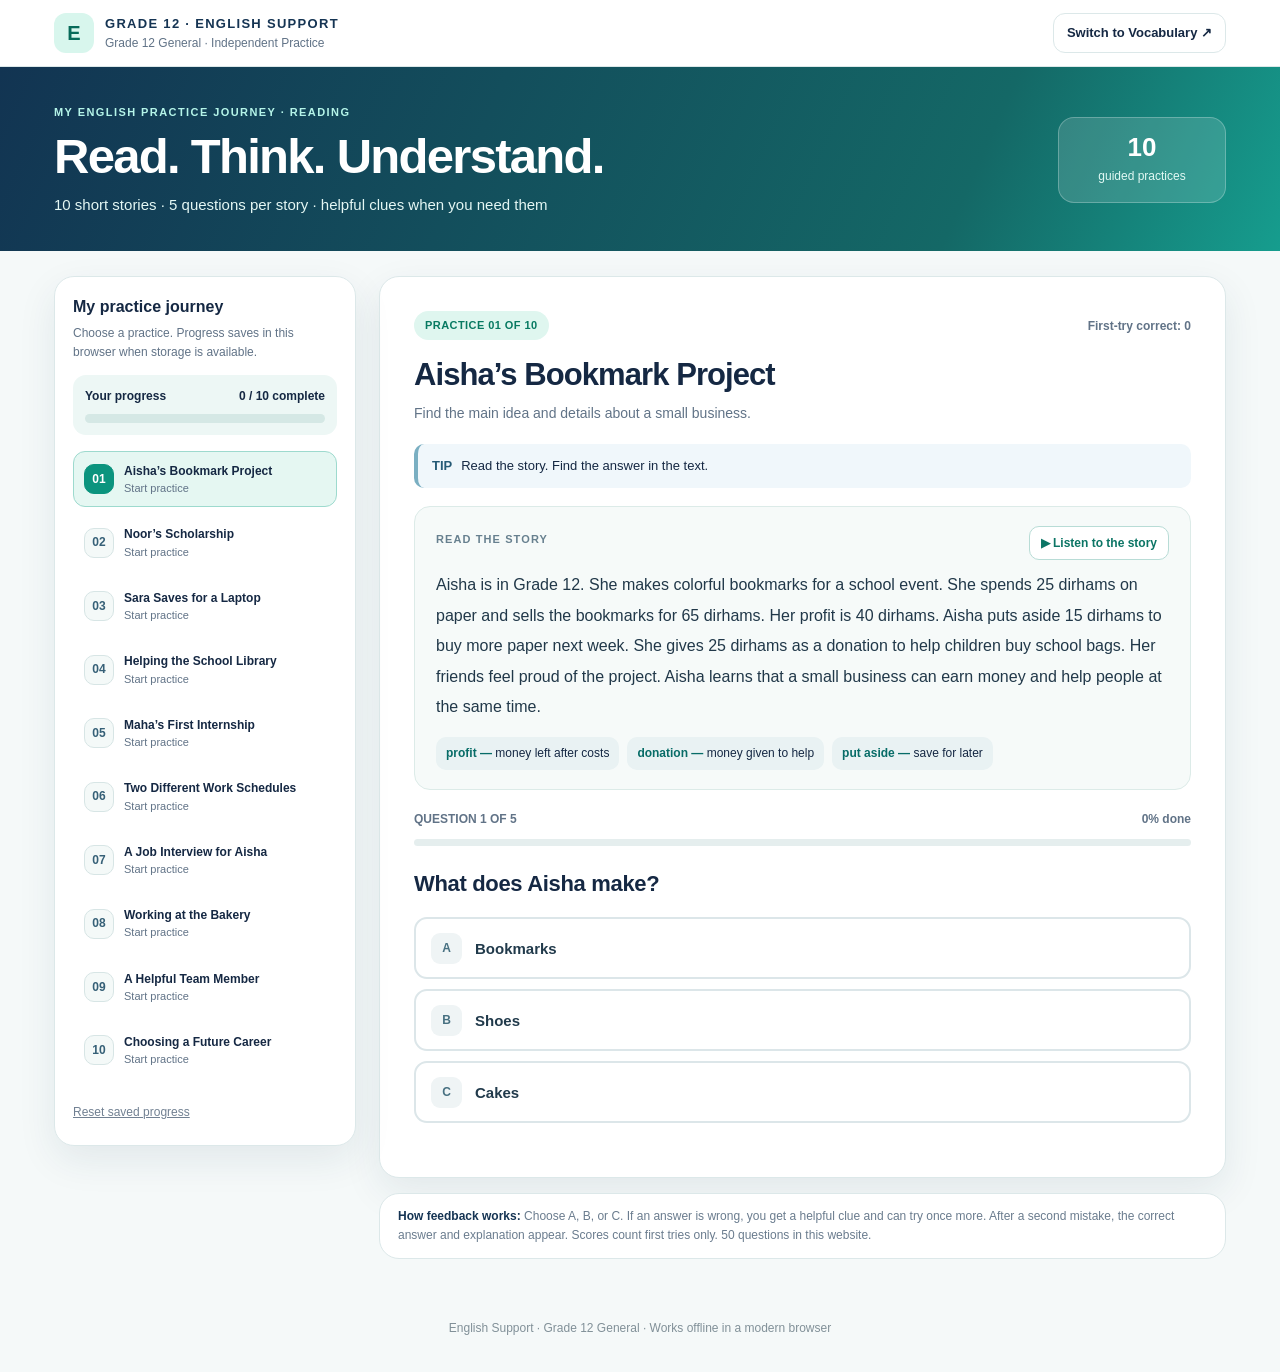
<file: grade12-english-practice/reading.html>
<!DOCTYPE html>
<html lang="en"><head><meta charset="utf-8"><meta name="viewport" content="width=device-width,initial-scale=1">
<meta name="description" content="Grade 12 General English reading roadmap — 10 supportive interactive practice sets, with feedback and progress."><meta name="theme-color" content="#153453"><title>Reading Roadmap | English Practice</title>
<style>
:root{color-scheme:light;--ink:#152843;--muted:#617387;--mint:#11a892;--navy:#153453;--border:#dce8e9;--bg:#f5f9f9;--card:#fff;--coral:#db5b50;--green:#0b8667;--shadow:0 14px 38px rgba(25,62,80,.085)}
*{box-sizing:border-box}html{scroll-behavior:smooth}body{margin:0;background:var(--bg);color:var(--ink);font-family:ui-sans-serif,-apple-system,BlinkMacSystemFont,"Segoe UI",Arial,sans-serif;line-height:1.55}button,a{font:inherit}button{cursor:pointer}a{color:inherit}a:focus-visible,button:focus-visible{outline:3px solid #f0ab3c;outline-offset:3px}
.topbar{background:#fff;border-bottom:1px solid var(--border)}.topbar-inner{max-width:1220px;margin:auto;display:flex;align-items:center;justify-content:space-between;gap:16px;padding:13px 24px}.brand{display:flex;align-items:center;gap:11px}.logo{width:40px;height:40px;border-radius:12px;display:grid;place-items:center;background:#d8f6ed;color:#066a59;font-weight:900;font-size:20px}.brand strong{display:block;font-size:13px;letter-spacing:.1em;color:var(--navy)}.brand span{display:block;font-size:12px;color:var(--muted)}.mode-link{border:1px solid var(--border);text-decoration:none;border-radius:12px;padding:9px 13px;font-size:13px;font-weight:700;background:white}.mode-link:hover{border-color:var(--mint);color:#067865}
.hero{background:linear-gradient(114deg,#123452 0%,#146866 75%,#169d8e 100%);color:#fff}.hero-inner{max-width:1220px;margin:auto;padding:37px 24px 35px;display:flex;justify-content:space-between;align-items:center;gap:24px}.eyebrow{text-transform:uppercase;letter-spacing:.13em;font-size:11px;font-weight:900;color:#b5f5e9}.hero h1{font-size:clamp(31px,4vw,49px);line-height:1.12;letter-spacing:-.035em;margin:8px 0 9px}.hero p{margin:0;max-width:650px;color:#e4f7f4;font-size:15px}.hero-bubble{background:rgba(255,255,255,.14);padding:14px 20px;border-radius:16px;border:1px solid rgba(255,255,255,.25);min-width:168px;text-align:center}.hero-bubble strong{display:block;font-size:26px;line-height:1.2}.hero-bubble span{font-size:12px;color:#e2f9f4}
.container{max-width:1220px;margin:25px auto 60px;padding:0 24px;display:grid;grid-template-columns:302px minmax(0,1fr);gap:23px;align-items:start}
.sidebar,.stage,.bottom-note{background:white;border:1px solid var(--border);box-shadow:var(--shadow);border-radius:20px}.sidebar{padding:18px;position:sticky;top:14px}.sidebar h2{font-size:16px;margin:0}.sidebar p{color:var(--muted);font-size:12px;margin:4px 0 14px}.overall{border-radius:13px;background:#edf7f5;padding:12px}.overall-line{display:flex;justify-content:space-between;align-items:center;font-size:12px;font-weight:700;margin-bottom:8px}.track{height:9px;border-radius:99px;background:#d5e8e5;overflow:hidden}.fill{width:0%;height:100%;background:linear-gradient(90deg,#2fbda2,#0a8979);border-radius:99px;transition:width .3s}
.practice-menu{display:grid;gap:7px;margin-top:16px}.practice-item{display:flex;align-items:center;gap:10px;text-align:left;padding:11px 10px;border:1px solid transparent;background:#fff;border-radius:12px;width:100%;color:var(--ink)}.practice-item:hover{background:#f0f8f6}.practice-item.active{background:#e5f7f2;border-color:#9ddace}.practice-n{display:grid;place-items:center;flex:none;width:30px;height:30px;border:1px solid #d7e5e5;border-radius:10px;font-size:12px;font-weight:900;color:#366077;background:#f4f9f8}.practice-item.active .practice-n{background:#0b947e;color:#fff;border-color:#0b947e}.practice-item.done .practice-n{background:#d7f6e8;color:#08785c;border-color:#a6dec7}.practice-name{display:block;font-size:12px;font-weight:800;line-height:1.35}.practice-state{display:block;font-size:11px;color:var(--muted);line-height:1.3;margin-top:2px}.reset-btn{margin-top:18px;border:0;background:transparent;text-decoration:underline;color:#718092;font-size:12px;padding:6px 0}.reset-btn:hover{color:#c24b42}
.stage{padding:clamp(20px,3vw,34px);min-height:480px}.stage-top{display:flex;align-items:center;justify-content:space-between;gap:12px;flex-wrap:wrap}.pill{display:inline-flex;align-items:center;border-radius:100px;background:#dff6ef;padding:6px 11px;font-size:11px;color:#087a62;font-weight:900;letter-spacing:.04em}.stage-score{font-size:12px;color:var(--muted);font-weight:700}.stage h2{font-size:clamp(24px,3vw,31px);letter-spacing:-.03em;line-height:1.18;margin:17px 0 9px}.stage .desc{color:var(--muted);font-size:14px;margin:0 0 19px}.tip{display:flex;align-items:flex-start;gap:9px;background:#f0f7fb;padding:12px 14px;border-left:4px solid #7aafc2;border-radius:10px;font-size:13px;margin:18px 0}.tip strong{color:#255a75}.section-label{font-size:11px;font-weight:900;letter-spacing:.1em;color:#67808f;text-transform:uppercase;margin:0 0 8px}.question-meta{display:flex;align-items:center;justify-content:space-between;gap:12px;font-size:12px;color:var(--muted);font-weight:700;margin:20px 0 10px}.qtrack{height:7px;background:#e5eeee;border-radius:99px;overflow:hidden}.qtrack-inner{height:100%;width:0;background:#11a892;transition:width .3s}.question{margin-top:22px}.question h3{font-size:clamp(18px,2.4vw,22px);line-height:1.45;letter-spacing:-.015em;margin:0 0 18px}.options{display:grid;gap:10px}.answer{display:flex;align-items:center;text-align:left;gap:13px;padding:13px 15px;min-height:62px;background:#fff;border:2px solid #dce6e9;border-radius:13px;color:#213a4b;transition:.15s}.answer:hover:not(:disabled){border-color:#68bfaf;background:#f6fcfa}.answer:disabled{cursor:default}.answer .letter{display:grid;place-items:center;flex:none;width:31px;height:31px;background:#eff4f5;border-radius:9px;font-weight:900;color:#477081;font-size:12px}.answer .answer-text{font-size:15px;font-weight:650;overflow-wrap:anywhere}.answer.wrong{background:#fff5f4;border-color:#e7a29c}.answer.wrong .letter{background:#fae3e0;color:#ad4137}.answer.correct{background:#e9faf1;border-color:#7ac9a8}.answer.correct .letter{background:#16a079;color:#fff}.answer.locked:not(.correct):not(.wrong){opacity:.65}
.feedback{margin-top:16px;border-radius:12px;padding:14px 16px;border:1px solid #e6cc9d;background:#fff9ee;color:#785b27;display:none;font-size:14px}.feedback.visible{display:block}.feedback.good{border-color:#a9ddc0;background:#ecfaf1;color:#125f42}.feedback strong{display:block;margin-bottom:3px;font-size:15px}.feedback p{margin:0}.feedback .correction{margin-top:7px;font-weight:700}.actions{display:flex;align-items:center;gap:12px;justify-content:flex-end;margin-top:20px;flex-wrap:wrap}.button-primary{border:0;border-radius:12px;background:#0b927a;color:#fff;padding:13px 20px;font-weight:800;min-height:46px;box-shadow:0 4px 14px #07886f20}.button-primary:hover{background:#087962}.button-primary:disabled{opacity:.4;cursor:not-allowed}.button-ghost{border:1px solid #cbdcde;border-radius:12px;background:#fff;color:#264f63;padding:12px 18px;font-weight:750;min-height:45px}.button-ghost:hover{background:#f5f9f9}.hidden{display:none!important}
.story{background:#f6faf9;border:1px solid #dcebe8;border-radius:16px;padding:19px 21px;margin:18px 0}.story-header{display:flex;align-items:center;justify-content:space-between;gap:12px;flex-wrap:wrap}.story p{margin:10px 0 0;font-size:16px;line-height:1.9;color:#213849}.glossary{margin-top:15px;display:flex;flex-wrap:wrap;gap:8px}.glossary-item{background:#e9f2f3;padding:7px 10px;border-radius:10px;font-size:12px}.glossary-item strong{color:#076c67}.audio-btn{border:1px solid #b8dcd6;color:#0c7565;background:#fff;border-radius:10px;padding:7px 11px;font-size:12px;font-weight:800}.audio-btn:hover{background:#e7f7f2}.audio-btn[disabled]{opacity:.5;cursor:not-allowed}
.complete{display:grid;place-items:center;min-height:440px;text-align:center}.complete .icon-circle{width:75px;height:75px;display:grid;place-items:center;border-radius:25px;background:#dff8ea;color:#078763;font-size:36px}.complete h2{margin:16px 0 8px}.complete p{max-width:470px;color:var(--muted);margin:4px auto 17px}.result{display:flex;gap:12px;margin:10px auto 25px;justify-content:center;flex-wrap:wrap}.stat{border:1px solid var(--border);border-radius:14px;background:#fff;min-width:140px;padding:14px 20px}.stat strong{font-size:29px;display:block;line-height:1.2}.stat span{color:var(--muted);font-size:11px;font-weight:700}.bottom-note{margin-top:15px;padding:13px 18px;color:#6a7c8e;font-size:12px;box-shadow:none}.bottom-note strong{color:var(--navy)}.foot{max-width:1220px;margin:0 auto;padding:0 24px 35px;color:#819098;font-size:12px;text-align:center}
@media(max-width:920px){.container{grid-template-columns:1fr}.sidebar{position:static}.practice-menu{grid-template-columns:repeat(2,minmax(0,1fr))}.hero-bubble{display:none}}@media(max-width:560px){.container{margin:16px auto 40px;padding:0 12px;gap:15px}.hero-inner{padding:27px 17px}.topbar-inner{padding:12px}.brand strong{font-size:11px}.mode-link{font-size:11px;padding:8px}.sidebar{padding:13px}.practice-menu{grid-template-columns:1fr 1fr;gap:4px}.practice-item{padding:7px 5px;gap:6px}.practice-n{width:26px;height:26px;font-size:10px}.practice-name{font-size:11px}.practice-state{font-size:10px}.stage{padding:18px 15px;min-height:400px}.story{padding:14px}.story p{font-size:15px}.answer .answer-text{font-size:14px}.stat{min-width:120px}.actions{justify-content:stretch}.actions button{flex:1}}
@media(prefers-reduced-motion:reduce){*,*:before,*:after{animation-duration:.01ms!important;transition-duration:.01ms!important;scroll-behavior:auto!important}}
</style></head><body>
<header class="topbar"><div class="topbar-inner"><div class="brand"><div class="logo" aria-hidden="true">E</div><div><strong>GRADE 12 · ENGLISH SUPPORT</strong><span>Grade 12 General · Independent Practice</span></div></div><a class="mode-link" href="vocabulary.html">Switch to Vocabulary ↗</a></div></header>
<section class="hero"><div class="hero-inner"><div><div class="eyebrow">MY ENGLISH PRACTICE JOURNEY · READING</div><h1>Read. Think. Understand.</h1><p>10 short stories · 5 questions per story · helpful clues when you need them</p></div><div class="hero-bubble"><strong>10</strong><span>guided practices</span></div></div></section>
<main class="container"><aside class="sidebar"><h2>My practice journey</h2><p>Choose a practice. Progress saves in this browser when storage is available.</p><div class="overall"><div class="overall-line"><span>Your progress</span><span id="completed-count">0 / 10 complete</span></div><div class="track" role="progressbar" aria-label="Practices completed" aria-valuemin="0" aria-valuemax="10" aria-valuenow="0" id="overall-track"><div class="fill" id="overall-fill"></div></div></div><nav id="practice-menu" class="practice-menu" aria-label="Choose practice"></nav><button type="button" id="reset-progress" class="reset-btn">Reset saved progress</button></aside>
<div><section class="stage" id="stage-body" aria-label="Current practice"></section><div class="bottom-note"><strong>How feedback works:</strong> Choose A, B, or C. If an answer is wrong, you get a helpful clue and can try once more. After a second mistake, the correct answer and explanation appear. Scores count first tries only. <span id="all-question-count"></span> in this website.</div></div></main>
<footer class="foot">English Support · Grade 12 General · Works offline in a modern browser</footer>
<script id="course-data" type="application/json">{"kind":"reading","practices":[{"id":"1","title":"Aisha’s Bookmark Project","goal":"Find the main idea and details about a small business.","tip":"Read the story. Find the answer in the text.","passage":"Aisha is in Grade 12. She makes colorful bookmarks for a school event. She spends 25 dirhams on paper and sells the bookmarks for 65 dirhams. Her profit is 40 dirhams. Aisha puts aside 15 dirhams to buy more paper next week. She gives 25 dirhams as a donation to help children buy school bags. Her friends feel proud of the project. Aisha learns that a small business can earn money and help people at the same time.","glossary":[["profit","money left after costs"],["donation","money given to help"],["put aside","save for later"]],"questions":[{"prompt":"What does Aisha make?","options":["Bookmarks","Shoes","Cakes"],"answer":0,"hint":"Find what Aisha makes for the school event.","explanation":"The story says she makes colorful bookmarks."},{"prompt":"How much does Aisha spend on paper?","options":["25 dirhams","40 dirhams","65 dirhams"],"answer":0,"hint":"Look for the sentence about buying paper.","explanation":"Aisha spends 25 dirhams on paper."},{"prompt":"How much is her profit?","options":["15 dirhams","40 dirhams","65 dirhams"],"answer":1,"hint":"Find the sentence with the word “profit.”","explanation":"Her profit is 40 dirhams."},{"prompt":"What does Aisha do with 25 dirhams?","options":["Buys shoes","Gives a donation","Pays for a taxi"],"answer":1,"hint":"Look at what she gives to help children.","explanation":"She gives 25 dirhams as a donation for school bags."},{"prompt":"What is the main idea?","options":["Small businesses can help others","Bookmarks are always expensive","Students cannot start projects"],"answer":0,"hint":"Think about both earning money and helping people.","explanation":"The project earns money and helps children."}]},{"id":"2","title":"Noor’s Scholarship","goal":"Read about study money and important details.","tip":"Read the story. Find the answer in the text.","passage":"Noor wants to study science at university. She studies hard and gets high marks at school. One day, she receives a scholarship. The scholarship will help pay her university fees. Noor is happy because she does not need to borrow this money. Her cousin took a student loan last year and must pay it back. Noor tells her family about the good news. She hopes to become a science teacher and help young students in the future.","glossary":[["scholarship","money to help a student study"],["student loan","money borrowed for study"]],"questions":[{"prompt":"What does Noor want to study?","options":["Art","Science","Sports"],"answer":1,"hint":"Read the first sentence.","explanation":"Noor wants to study science."},{"prompt":"Why does Noor receive a scholarship?","options":["She gets high marks","She buys books","She works at a bank"],"answer":0,"hint":"Find what Noor does before she receives the scholarship.","explanation":"She studies hard and gets high marks."},{"prompt":"What will the scholarship help pay?","options":["Bus tickets","Food at a cafe","University fees"],"answer":2,"hint":"Find the words “will help pay.”","explanation":"It will help pay her university fees."},{"prompt":"Who has a student loan?","options":["Noor’s cousin","Noor’s teacher","Noor’s sister"],"answer":0,"hint":"Find the sentence about borrowing money.","explanation":"Her cousin took a student loan."},{"prompt":"What does Noor hope to become?","options":["A nurse","A science teacher","A shop owner"],"answer":1,"hint":"Read the final sentence.","explanation":"She hopes to become a science teacher."}]},{"id":"3","title":"Sara Saves for a Laptop","goal":"Find how Sara saves money and why.","tip":"Read the story. Find the answer in the text.","passage":"Sara wants a laptop for her schoolwork. She works in her aunt’s shop on Saturdays and earns wages. Every week, she puts aside 30 dirhams in a small box. She does not spend all her money on snacks. After eight weeks, Sara has saved 240 dirhams. Her mother adds some money to help her buy a laptop. Sara is pleased because she worked hard and planned carefully. Now she can practise English and finish homework on her laptop.","glossary":[["wages","money paid to a worker"],["put aside","save for later"],["broke","having no money"]],"questions":[{"prompt":"What does Sara want to buy?","options":["A bicycle","A laptop","A phone"],"answer":1,"hint":"Read the first sentence.","explanation":"Sara wants a laptop for her schoolwork."},{"prompt":"Where does Sara work?","options":["At her aunt’s shop","At a hospital","At a hotel"],"answer":0,"hint":"Look for the sentence about Saturdays.","explanation":"She works in her aunt’s shop."},{"prompt":"How much does she put aside each week?","options":["20 dirhams","30 dirhams","50 dirhams"],"answer":1,"hint":"Look for the words “Every week.”","explanation":"Sara puts aside 30 dirhams every week."},{"prompt":"Who helps Sara buy the laptop?","options":["Her friend","Her uncle","Her mother"],"answer":2,"hint":"Read the sentence after “eight weeks.”","explanation":"Her mother adds money to help."},{"prompt":"Why is Sara pleased?","options":["She won a game","She saved and planned","She missed school"],"answer":1,"hint":"Think about how she gets the money.","explanation":"She works hard, saves money, and plans carefully."}]},{"id":"4","title":"Helping the School Library","goal":"Understand a donation and the reason for it.","tip":"Read the story. Find the answer in the text.","passage":"Lina and her classmates want to improve the school library. They make small cards with positive messages and sell them at break time. They spend 20 dirhams on materials and receive 80 dirhams from sales. The students give 60 dirhams to the library to buy new English books. Their teacher thanks them for the donation. Lina also helps arrange the books on the shelves. The class feels happy because more students can read interesting stories.","glossary":[["donation","money given to help"],["profit","money left after costs"]],"questions":[{"prompt":"What do the students want to improve?","options":["The school bus","The library","The sports hall"],"answer":1,"hint":"Look at the first sentence.","explanation":"They want to improve the school library."},{"prompt":"What do they sell?","options":["Positive message cards","Sandwiches","Pencils"],"answer":0,"hint":"Find the thing they make and sell.","explanation":"They sell small cards with positive messages."},{"prompt":"How much do they receive from sales?","options":["20 dirhams","60 dirhams","80 dirhams"],"answer":2,"hint":"Find the sentence about sales.","explanation":"The students receive 80 dirhams from sales."},{"prompt":"What will the library buy?","options":["New English books","A new bus","Sports shoes"],"answer":0,"hint":"Read what the donation is for.","explanation":"The donation helps buy new English books."},{"prompt":"Why is the class happy?","options":["They can leave early","More students can read stories","They have no homework"],"answer":1,"hint":"Read the last sentence.","explanation":"More students can enjoy reading interesting stories."}]},{"id":"5","title":"Maha’s First Internship","goal":"Find details about work experience.","tip":"Read the story. Find the answer in the text.","passage":"Maha is a Grade 12 student who wants a career in healthcare. During the summer, she does an internship at a small clinic. On the first day, Maha feels nervous. A nurse shows her how to greet patients and answer simple questions. Maha listens carefully and learns new words. After two weeks, her communication improves. The clinic team thanks her for helping. Maha writes about this experience in her notebook because she wants to remember the new skills.","glossary":[["internship","a short period of learning at work"],["communication","sharing information with others"],["experience","knowledge from doing something"]],"questions":[{"prompt":"Where does Maha do her internship?","options":["At a clinic","At a bank","At a restaurant"],"answer":0,"hint":"Look for the place where Maha works.","explanation":"She does an internship at a small clinic."},{"prompt":"How does Maha feel on the first day?","options":["Angry","Nervous","Bored"],"answer":1,"hint":"Read the sentence about the first day.","explanation":"Maha feels nervous at first."},{"prompt":"Who teaches Maha what to do?","options":["A doctor from her school","A nurse","A shop owner"],"answer":1,"hint":"Find who shows her how to greet patients.","explanation":"A nurse shows Maha what to do."},{"prompt":"What improves after two weeks?","options":["Her communication","Her bus ticket","Her uniform"],"answer":0,"hint":"Look for “After two weeks.”","explanation":"Her communication improves."},{"prompt":"Why does Maha write in her notebook?","options":["To remember skills","To ask for wages","To draw a map"],"answer":0,"hint":"Read the last sentence.","explanation":"She wants to remember the new skills."}]},{"id":"6","title":"Two Different Work Schedules","goal":"Compare flexible and rigid schedules.","tip":"Read the story. Find the answer in the text.","passage":"Fatima and Huda have part-time jobs. Fatima works at a shop with a flexible schedule. On exam days, she can change her working hours and study in the afternoon. Huda works in an office with a rigid schedule. She must start at eight o’clock every morning and cannot change her hours. Both girls like their jobs, but Fatima thinks a flexible schedule is better for students. Huda hopes her manager will allow changes during the next exam week.","glossary":[["flexible","able to change easily"],["rigid","not able or willing to change"]],"questions":[{"prompt":"Who has a flexible schedule?","options":["Fatima","Huda","Both girls"],"answer":0,"hint":"Find the name next to “flexible schedule.”","explanation":"Fatima works at a shop with a flexible schedule."},{"prompt":"Where does Huda work?","options":["At a clinic","In an office","At a library"],"answer":1,"hint":"Look for the sentence about Huda.","explanation":"Huda works in an office."},{"prompt":"When must Huda start work?","options":["At seven o’clock","At eight o’clock","At ten o’clock"],"answer":1,"hint":"Find the time in the passage.","explanation":"She starts at eight o’clock every morning."},{"prompt":"Why does Fatima like her schedule?","options":["She can change hours for exams","She never studies","She travels every day"],"answer":0,"hint":"Look for the words “On exam days.”","explanation":"She can change her hours and study."},{"prompt":"What does “rigid” mean here?","options":["Easy to change","Not easy to change","Very short"],"answer":1,"hint":"Read what Huda cannot do with her hours.","explanation":"Huda cannot change her schedule, so it is rigid."}]},{"id":"7","title":"A Job Interview for Aisha","goal":"Follow the steps of a job application.","tip":"Read the story. Find the answer in the text.","passage":"Aisha wants a weekend job in a bookshop. She fills in an application form and writes about her school background. She also writes about her experience helping in the school library. A week later, the manager sends her a message. Aisha is shortlisted for an interview on Monday. She practises answering questions with her sister. At the interview, Aisha speaks clearly and smiles. The manager says she will hear about the result on Thursday. Aisha feels proud that she tried.","glossary":[["background","education and past work history"],["shortlisted","chosen as one of a few candidates"],["experience","knowledge from doing something"]],"questions":[{"prompt":"Where does Aisha want to work?","options":["In a bookshop","In a hospital","In a bank"],"answer":0,"hint":"Read the first sentence.","explanation":"Aisha wants a weekend job in a bookshop."},{"prompt":"What experience does Aisha write about?","options":["Helping in the school library","Driving a bus","Working at a clinic"],"answer":0,"hint":"Find what she has done before.","explanation":"She helped in the school library."},{"prompt":"What does “shortlisted” mean?","options":["Chosen for an interview","Sent home","Paid wages"],"answer":0,"hint":"See what happens after the manager sends a message.","explanation":"She is chosen for an interview."},{"prompt":"When is the interview?","options":["Monday","Tuesday","Thursday"],"answer":0,"hint":"Find the day next to “interview.”","explanation":"Her interview is on Monday."},{"prompt":"Who helps Aisha practise?","options":["Her mother","Her teacher","Her sister"],"answer":2,"hint":"Look for the sentence about practising questions.","explanation":"Her sister helps her practise."}]},{"id":"8","title":"Working at the Bakery","goal":"Read about wages and saving.","tip":"Read the story. Find the answer in the text.","passage":"Omar works at a bakery after school on two days each week. He puts bread on shelves and helps customers. The bakery pays him wages every Friday. Omar uses part of this money to buy lunch and puts aside the rest. He wants to save for a short computer course. His manager says he is polite and always arrives on time. Omar enjoys the job because he earns money and learns to speak with different customers.","glossary":[["wages","money paid to a worker"],["income","money you earn"],["put aside","save for later"]],"questions":[{"prompt":"Where does Omar work?","options":["At a bakery","At a school","At a clinic"],"answer":0,"hint":"Read the first sentence.","explanation":"Omar works at a bakery."},{"prompt":"When does Omar receive his wages?","options":["Every Monday","Every Friday","Every Sunday"],"answer":1,"hint":"Find the sentence about wages.","explanation":"The bakery pays him every Friday."},{"prompt":"What does Omar want to save for?","options":["A computer course","A bicycle race","A family trip"],"answer":0,"hint":"Find the sentence that starts “He wants to save”.","explanation":"He wants a short computer course."},{"prompt":"What does the manager like about Omar?","options":["He arrives on time","He sleeps at work","He leaves early"],"answer":0,"hint":"Read what the manager says.","explanation":"He is polite and always on time."},{"prompt":"Why does Omar enjoy the job?","options":["He never talks to people","He earns money and learns skills","He has no tasks"],"answer":1,"hint":"Think about the last sentence.","explanation":"He earns money and learns to talk to customers."}]},{"id":"9","title":"A Helpful Team Member","goal":"Understand communication and adaptability.","tip":"Read the story. Find the answer in the text.","passage":"Leila is doing an internship in a small office. On Monday, she helps answer phone calls. On Tuesday, a worker is absent, so the manager asks Leila to organize files instead. Leila changes her plan and learns the new task quickly. Her manager says she has good adaptability. Leila also listens carefully when people speak and explains ideas clearly. This helps her communication with the team. At the end of the week, the manager thanks Leila for being helpful and flexible.","glossary":[["communication","sharing information with others"],["adaptability","ability to change when needed"],["flexible","able to change easily"]],"questions":[{"prompt":"Where is Leila doing an internship?","options":["In an office","In a school bus","At a farm"],"answer":0,"hint":"Read the first sentence.","explanation":"Leila is doing an internship in a small office."},{"prompt":"What does Leila do on Monday?","options":["Organizes files","Answers phone calls","Cleans windows"],"answer":1,"hint":"Find the sentence about Monday.","explanation":"She helps answer phone calls."},{"prompt":"Why does her task change on Tuesday?","options":["A worker is absent","The office closes","It is a holiday"],"answer":0,"hint":"Read the reason after “On Tuesday.”","explanation":"A worker is absent, so Leila does a different task."},{"prompt":"What shows Leila’s adaptability?","options":["She refuses new tasks","She changes her plan","She goes home early"],"answer":1,"hint":"Look at what she does after the manager asks.","explanation":"She changes her plan and learns quickly."},{"prompt":"How does Leila improve communication?","options":["By listening and explaining clearly","By staying silent","By ignoring the team"],"answer":0,"hint":"Look at how she speaks and listens.","explanation":"She listens carefully and explains ideas clearly."}]},{"id":"10","title":"Choosing a Future Career","goal":"Identify the main idea and future work skills.","tip":"Read the story. Find the answer in the text.","passage":"Lina enjoys science and helping people. She is thinking about a future career in healthcare. Her teacher suggests visiting a school careers event. At the event, Lina meets a nurse who talks about communication and working in a team. Lina also learns that an internship can give students useful experience. She makes a simple plan: study hard, improve her English, and learn about healthcare jobs. Lina knows she does not need to choose a job today, but she can start preparing now.","glossary":[["career","work you plan to do for many years"],["internship","a short period of learning at work"],["experience","knowledge from doing something"]],"questions":[{"prompt":"What does Lina enjoy?","options":["Science and helping people","Cooking only","Playing games only"],"answer":0,"hint":"Read the first sentence.","explanation":"Lina enjoys science and helping people."},{"prompt":"What career area interests Lina?","options":["Healthcare","Fashion","Transport"],"answer":0,"hint":"Find the word after “career in.”","explanation":"Lina is interested in healthcare."},{"prompt":"Who does Lina meet at the event?","options":["A nurse","A pilot","A chef"],"answer":0,"hint":"Read what happens at the careers event.","explanation":"She meets a nurse."},{"prompt":"How can students gain work experience?","options":["By missing classes","Through an internship","By staying home"],"answer":1,"hint":"Find the sentence about experience.","explanation":"An internship can give useful experience."},{"prompt":"What is the main message?","options":["Lina must choose a job today","Students can prepare for future careers now","English is not useful"],"answer":1,"hint":"Read Lina’s plan and the final sentence.","explanation":"Lina can start preparing even before choosing a job."}]}]}</script><script>
(() => {
'use strict';
const DATA = JSON.parse(document.getElementById('course-data').textContent);
const isReading = DATA.kind === 'reading';
const STORAGE_KEY = 'grade12-practice-v3-' + DATA.kind;
let saved = {};
try { const obj = JSON.parse(localStorage.getItem(STORAGE_KEY) || '{}'); if (obj && typeof obj === 'object') saved=obj; }catch(e){saved={};}
let currentId = '1';
let cursor = 0;
let firstTry = 0;
let wrongAttempts = 0;
let blocked = false;
let currentStatus = null;
const $=(sel)=>document.querySelector(sel);
const menu=$('#practice-menu'), body=$('#stage-body');
const totalQuestions = DATA.practices.reduce((sum,p)=>sum+p.questions.length,0);
$('#all-question-count').textContent = totalQuestions + ' questions';
function record(){ try{localStorage.setItem(STORAGE_KEY,JSON.stringify(saved));}catch(e){} }
function getPractice(id){return DATA.practices.find(p=>p.id === String(id));}
function isDone(id){return saved[id] && saved[id].done === true;}
function getCompleted(){return DATA.practices.filter(p=>isDone(p.id)).length;}
function make(tag, className, content){const e=document.createElement(tag);if(className)e.className=className;if(content!==undefined)e.textContent=content;return e;}
function showOverall(){const n=getCompleted();$('#completed-count').textContent=n+' / 10 complete';$('#overall-fill').style.width=(n*10)+'%';$('#overall-track').setAttribute('aria-valuenow', String(n));}
function buildMenu(){menu.innerHTML='';for(const p of DATA.practices){const b=make('button','practice-item'+(p.id===currentId?' active':'')+(isDone(p.id)?' done':''));b.type='button';b.setAttribute('aria-current',p.id===currentId?'step':'false');const n=make('span','practice-n',isDone(p.id)?'✓':p.id.padStart(2,'0'));const text=make('span','');text.append(make('span','practice-name',p.title));const info=(isDone(p.id)?'Done · '+saved[p.id].score+'/'+p.questions.length+' first try':(saved[p.id]?.draft?'In progress':'Start practice'));text.append(make('span','practice-state',info));b.append(n,text);b.addEventListener('click',()=>switchPractice(p.id));menu.append(b);}showOverall();}
function restartOrRestore(p){const draft=saved[p.id]?.draft;if(draft && Number.isInteger(draft.index) && draft.index>=0 && draft.index<p.questions.length){cursor=draft.index;firstTry=draft.score||0;}else{cursor=0;firstTry=0;}wrongAttempts=0;blocked=false;currentStatus=null;}
function switchPractice(id){if('speechSynthesis' in window){window.speechSynthesis.cancel();}currentId=String(id);const p=getPractice(currentId);if(!p)return;restartOrRestore(p);buildMenu(); if(isDone(id)) renderComplete(p); else renderQuestion(p);window.scrollTo({top:0,behavior:'smooth'});}
function saveDraft(p){saved[p.id]={done:false,draft:{index:cursor,score:firstTry}};record();}
function startOver(){const p=getPractice(currentId);delete saved[p.id];record();cursor=0;firstTry=0;wrongAttempts=0;blocked=false;buildMenu();renderQuestion(p);}
function renderHead(p){body.innerHTML='';const top=make('div','stage-top');top.append(make('span','pill','PRACTICE '+p.id.padStart(2,'0')+' OF 10'));top.append(make('span','stage-score','First-try correct: '+firstTry));body.append(top);body.append(make('h2','',p.title));body.append(make('p','desc',p.goal));const tip=make('div','tip');tip.append(make('strong','', 'TIP'));tip.append(make('span','',p.tip));body.append(tip);}
function renderReading(p){const box=make('section','story');box.setAttribute('aria-label','Reading passage');const hd=make('div','story-header');hd.append(make('span','section-label','READ THE STORY'));const btn=make('button','audio-btn','▶ Listen to the story');btn.type='button';if(!('speechSynthesis' in window)) {btn.disabled=true;btn.textContent='Audio not available';}else btn.addEventListener('click',()=>{if(window.speechSynthesis.speaking){window.speechSynthesis.cancel();btn.textContent='▶ Listen to the story';return;}const utter=new SpeechSynthesisUtterance(p.passage);utter.lang='en-US';utter.rate=.84;utter.onend=()=>btn.textContent='▶ Listen to the story';utter.onerror=()=>btn.textContent='▶ Listen to the story';btn.textContent='■ Stop reading';window.speechSynthesis.speak(utter);});hd.append(btn);box.append(hd);box.append(make('p','',p.passage));const help=make('div','glossary');for(const [term,def] of p.glossary){const tag=make('span','glossary-item');tag.append(make('strong','',term+' — '));tag.append(document.createTextNode(def));help.append(tag);}box.append(help);body.append(box);}
function renderQuestion(p){const q=p.questions[cursor];if(!q){renderComplete(p);return;}renderHead(p);if(isReading)renderReading(p);const meta=make('div','question-meta');meta.append(make('span','',`QUESTION ${cursor+1} OF ${p.questions.length}`));meta.append(make('span','',`${Math.round((cursor/p.questions.length)*100)}% done`));body.append(meta);const track=make('div','qtrack');track.setAttribute('role','progressbar');track.setAttribute('aria-valuemin','0');track.setAttribute('aria-valuemax',String(p.questions.length));track.setAttribute('aria-valuenow',String(cursor));track.setAttribute('aria-label','Questions completed');const fill=make('div','qtrack-inner');fill.style.width=(cursor/p.questions.length*100)+'%';track.append(fill);body.append(track);
const region=make('section','question');region.append(make('h3','',q.prompt));const opts=make('div','options');const letters=['A','B','C'];q.options.forEach((o,index)=>{const b=make('button','answer');b.type='button';b.dataset.index=index;const l=make('span','letter',letters[index]);const txt=make('span','answer-text',o);b.append(l,txt);b.addEventListener('click',()=>answer(index));opts.append(b);});region.append(opts);const feedback=make('div','feedback');feedback.setAttribute('role','status');feedback.setAttribute('aria-live','polite');region.append(feedback);const actions=make('div','actions');const next=make('button','button-primary hidden',cursor===p.questions.length-1?'Finish practice →':'Next question →');next.type='button';next.addEventListener('click',goNext);next.id='next';actions.append(next);region.append(actions);body.append(region);wrongAttempts=0;blocked=false;saveDraft(p);}
function answer(index){if(blocked)return;const p=getPractice(currentId);const q=p.questions[cursor];const buttons=[...document.querySelectorAll('.answer')];const feed=$('.feedback');const choice=buttons[index];if(choice.disabled)return;
if(index===q.answer){blocked=true;if(wrongAttempts===0)firstTry++;buttons.forEach((b,i)=>{b.disabled=true;b.classList.add('locked');if(i===q.answer)b.classList.add('correct')});feed.className='feedback visible good';feed.innerHTML='';feed.append(make('strong','',wrongAttempts===0?'✓ Excellent! That’s correct.':'✓ Well done! You found it.'));feed.append(make('p','',q.explanation));$('#next').classList.remove('hidden');$('#next').focus();}
else{wrongAttempts++;choice.disabled=true;choice.classList.add('wrong');feed.className='feedback visible';feed.innerHTML='';if(wrongAttempts===1){feed.append(make('strong','', 'Not quite — try again!'));feed.append(make('p','',q.hint));}
else{blocked=true;buttons.forEach((b,i)=>{b.disabled=true;if(i===q.answer)b.classList.add('correct')});feed.append(make('strong','', 'That’s okay — learn from this one.'));feed.append(make('p','',q.explanation));feed.append(make('p','correction','Correct answer: '+q.options[q.answer]));$('#next').classList.remove('hidden');$('#next').focus();}}
}
function goNext(){if(!blocked)return;const p=getPractice(currentId);cursor++;if(cursor>=p.questions.length){saved[p.id]={done:true,score:firstTry};record();buildMenu();renderComplete(p);}else{renderQuestion(p);}const rect=body.getBoundingClientRect();if(rect.top<0)body.scrollIntoView({behavior:'smooth',block:'start'});}
function renderComplete(p){body.innerHTML='';const wrap=make('div','complete');const inner=make('div','');inner.append(make('div','icon-circle','★'));inner.append(make('h2','', 'Practice complete!'));inner.append(make('p','','Great work! Every answer helps you learn. Your score counts answers correct on the first try.'));const result=make('div','result');let score=saved[p.id]?.score??firstTry;const s1=make('div','stat');s1.append(make('strong','',`${score} / ${p.questions.length}`));s1.append(make('span','','CORRECT ON FIRST TRY'));const s2=make('div','stat');s2.append(make('strong','',`${getCompleted()} / 10`));s2.append(make('span','','PRACTICES COMPLETE'));result.append(s1,s2);inner.append(result);const act=make('div','actions');act.style.justifyContent='center';const retry=make('button','button-ghost','Practise this again');retry.addEventListener('click',startOver);act.append(retry);const nextPractice=DATA.practices.find(x=>!isDone(x.id) && x.id!==currentId);if(nextPractice){const nb=make('button','button-primary','Next practice →');nb.addEventListener('click',()=>switchPractice(nextPractice.id));act.append(nb);}else if(getCompleted()===10){inner.append(make('p','','You have finished all ten practices! You can review any practice again.'));}inner.append(act);wrap.append(inner);body.append(wrap);}
$('#reset-progress').addEventListener('click',()=>{if(!window.confirm('Delete all saved progress for this website?'))return;saved={};record();switchPractice('1');});
buildMenu();const first=DATA.practices.find(p=>!isDone(p.id));switchPractice(first?first.id:'1');
})();
</script></body></html>
</file>
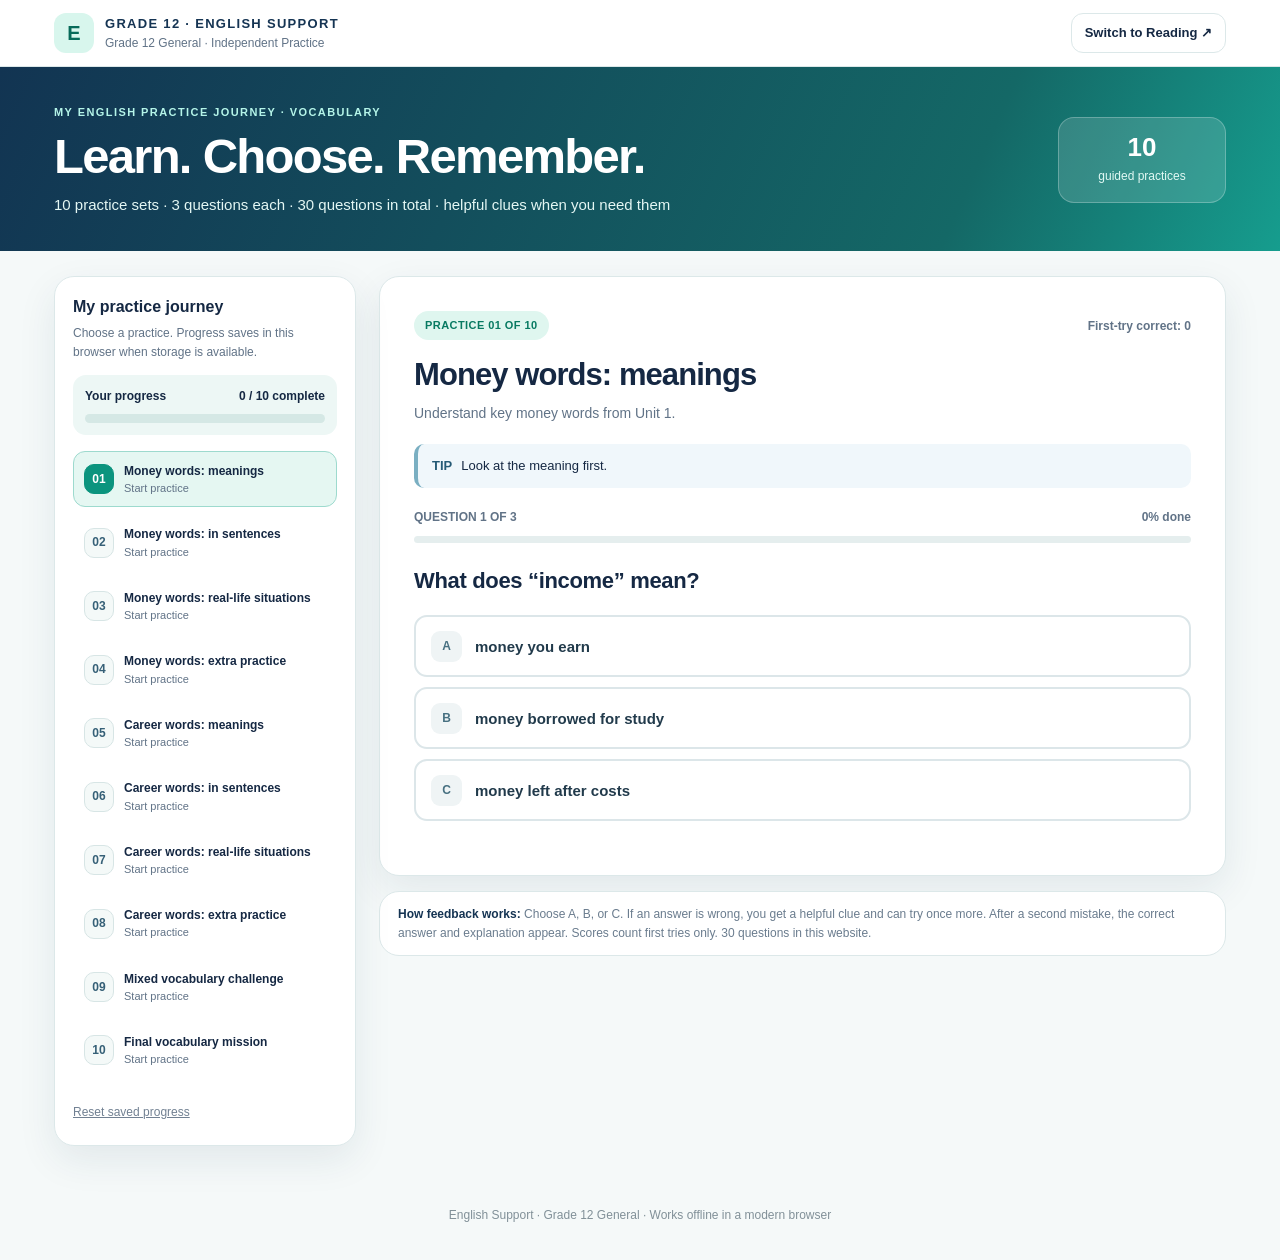
<file: grade12-english-practice/vocabulary.html>
<!DOCTYPE html>
<html lang="en"><head><meta charset="utf-8"><meta name="viewport" content="width=device-width,initial-scale=1">
<meta name="description" content="Grade 12 General English vocabulary builder — 10 supportive interactive practice sets, with feedback and progress."><meta name="theme-color" content="#153453"><title>Vocabulary Builder | English Practice</title>
<style>
:root{color-scheme:light;--ink:#152843;--muted:#617387;--mint:#11a892;--navy:#153453;--border:#dce8e9;--bg:#f5f9f9;--card:#fff;--coral:#db5b50;--green:#0b8667;--shadow:0 14px 38px rgba(25,62,80,.085)}
*{box-sizing:border-box}html{scroll-behavior:smooth}body{margin:0;background:var(--bg);color:var(--ink);font-family:ui-sans-serif,-apple-system,BlinkMacSystemFont,"Segoe UI",Arial,sans-serif;line-height:1.55}button,a{font:inherit}button{cursor:pointer}a{color:inherit}a:focus-visible,button:focus-visible{outline:3px solid #f0ab3c;outline-offset:3px}
.topbar{background:#fff;border-bottom:1px solid var(--border)}.topbar-inner{max-width:1220px;margin:auto;display:flex;align-items:center;justify-content:space-between;gap:16px;padding:13px 24px}.brand{display:flex;align-items:center;gap:11px}.logo{width:40px;height:40px;border-radius:12px;display:grid;place-items:center;background:#d8f6ed;color:#066a59;font-weight:900;font-size:20px}.brand strong{display:block;font-size:13px;letter-spacing:.1em;color:var(--navy)}.brand span{display:block;font-size:12px;color:var(--muted)}.mode-link{border:1px solid var(--border);text-decoration:none;border-radius:12px;padding:9px 13px;font-size:13px;font-weight:700;background:white}.mode-link:hover{border-color:var(--mint);color:#067865}
.hero{background:linear-gradient(114deg,#123452 0%,#146866 75%,#169d8e 100%);color:#fff}.hero-inner{max-width:1220px;margin:auto;padding:37px 24px 35px;display:flex;justify-content:space-between;align-items:center;gap:24px}.eyebrow{text-transform:uppercase;letter-spacing:.13em;font-size:11px;font-weight:900;color:#b5f5e9}.hero h1{font-size:clamp(31px,4vw,49px);line-height:1.12;letter-spacing:-.035em;margin:8px 0 9px}.hero p{margin:0;max-width:650px;color:#e4f7f4;font-size:15px}.hero-bubble{background:rgba(255,255,255,.14);padding:14px 20px;border-radius:16px;border:1px solid rgba(255,255,255,.25);min-width:168px;text-align:center}.hero-bubble strong{display:block;font-size:26px;line-height:1.2}.hero-bubble span{font-size:12px;color:#e2f9f4}
.container{max-width:1220px;margin:25px auto 60px;padding:0 24px;display:grid;grid-template-columns:302px minmax(0,1fr);gap:23px;align-items:start}
.sidebar,.stage,.bottom-note{background:white;border:1px solid var(--border);box-shadow:var(--shadow);border-radius:20px}.sidebar{padding:18px;position:sticky;top:14px}.sidebar h2{font-size:16px;margin:0}.sidebar p{color:var(--muted);font-size:12px;margin:4px 0 14px}.overall{border-radius:13px;background:#edf7f5;padding:12px}.overall-line{display:flex;justify-content:space-between;align-items:center;font-size:12px;font-weight:700;margin-bottom:8px}.track{height:9px;border-radius:99px;background:#d5e8e5;overflow:hidden}.fill{width:0%;height:100%;background:linear-gradient(90deg,#2fbda2,#0a8979);border-radius:99px;transition:width .3s}
.practice-menu{display:grid;gap:7px;margin-top:16px}.practice-item{display:flex;align-items:center;gap:10px;text-align:left;padding:11px 10px;border:1px solid transparent;background:#fff;border-radius:12px;width:100%;color:var(--ink)}.practice-item:hover{background:#f0f8f6}.practice-item.active{background:#e5f7f2;border-color:#9ddace}.practice-n{display:grid;place-items:center;flex:none;width:30px;height:30px;border:1px solid #d7e5e5;border-radius:10px;font-size:12px;font-weight:900;color:#366077;background:#f4f9f8}.practice-item.active .practice-n{background:#0b947e;color:#fff;border-color:#0b947e}.practice-item.done .practice-n{background:#d7f6e8;color:#08785c;border-color:#a6dec7}.practice-name{display:block;font-size:12px;font-weight:800;line-height:1.35}.practice-state{display:block;font-size:11px;color:var(--muted);line-height:1.3;margin-top:2px}.reset-btn{margin-top:18px;border:0;background:transparent;text-decoration:underline;color:#718092;font-size:12px;padding:6px 0}.reset-btn:hover{color:#c24b42}
.stage{padding:clamp(20px,3vw,34px);min-height:480px}.stage-top{display:flex;align-items:center;justify-content:space-between;gap:12px;flex-wrap:wrap}.pill{display:inline-flex;align-items:center;border-radius:100px;background:#dff6ef;padding:6px 11px;font-size:11px;color:#087a62;font-weight:900;letter-spacing:.04em}.stage-score{font-size:12px;color:var(--muted);font-weight:700}.stage h2{font-size:clamp(24px,3vw,31px);letter-spacing:-.03em;line-height:1.18;margin:17px 0 9px}.stage .desc{color:var(--muted);font-size:14px;margin:0 0 19px}.tip{display:flex;align-items:flex-start;gap:9px;background:#f0f7fb;padding:12px 14px;border-left:4px solid #7aafc2;border-radius:10px;font-size:13px;margin:18px 0}.tip strong{color:#255a75}.section-label{font-size:11px;font-weight:900;letter-spacing:.1em;color:#67808f;text-transform:uppercase;margin:0 0 8px}.question-meta{display:flex;align-items:center;justify-content:space-between;gap:12px;font-size:12px;color:var(--muted);font-weight:700;margin:20px 0 10px}.qtrack{height:7px;background:#e5eeee;border-radius:99px;overflow:hidden}.qtrack-inner{height:100%;width:0;background:#11a892;transition:width .3s}.question{margin-top:22px}.question h3{font-size:clamp(18px,2.4vw,22px);line-height:1.45;letter-spacing:-.015em;margin:0 0 18px}.options{display:grid;gap:10px}.answer{display:flex;align-items:center;text-align:left;gap:13px;padding:13px 15px;min-height:62px;background:#fff;border:2px solid #dce6e9;border-radius:13px;color:#213a4b;transition:.15s}.answer:hover:not(:disabled){border-color:#68bfaf;background:#f6fcfa}.answer:disabled{cursor:default}.answer .letter{display:grid;place-items:center;flex:none;width:31px;height:31px;background:#eff4f5;border-radius:9px;font-weight:900;color:#477081;font-size:12px}.answer .answer-text{font-size:15px;font-weight:650;overflow-wrap:anywhere}.answer.wrong{background:#fff5f4;border-color:#e7a29c}.answer.wrong .letter{background:#fae3e0;color:#ad4137}.answer.correct{background:#e9faf1;border-color:#7ac9a8}.answer.correct .letter{background:#16a079;color:#fff}.answer.locked:not(.correct):not(.wrong){opacity:.65}
.feedback{margin-top:16px;border-radius:12px;padding:14px 16px;border:1px solid #e6cc9d;background:#fff9ee;color:#785b27;display:none;font-size:14px}.feedback.visible{display:block}.feedback.good{border-color:#a9ddc0;background:#ecfaf1;color:#125f42}.feedback strong{display:block;margin-bottom:3px;font-size:15px}.feedback p{margin:0}.feedback .correction{margin-top:7px;font-weight:700}.actions{display:flex;align-items:center;gap:12px;justify-content:flex-end;margin-top:20px;flex-wrap:wrap}.button-primary{border:0;border-radius:12px;background:#0b927a;color:#fff;padding:13px 20px;font-weight:800;min-height:46px;box-shadow:0 4px 14px #07886f20}.button-primary:hover{background:#087962}.button-primary:disabled{opacity:.4;cursor:not-allowed}.button-ghost{border:1px solid #cbdcde;border-radius:12px;background:#fff;color:#264f63;padding:12px 18px;font-weight:750;min-height:45px}.button-ghost:hover{background:#f5f9f9}.hidden{display:none!important}
.story{background:#f6faf9;border:1px solid #dcebe8;border-radius:16px;padding:19px 21px;margin:18px 0}.story-header{display:flex;align-items:center;justify-content:space-between;gap:12px;flex-wrap:wrap}.story p{margin:10px 0 0;font-size:16px;line-height:1.9;color:#213849}.glossary{margin-top:15px;display:flex;flex-wrap:wrap;gap:8px}.glossary-item{background:#e9f2f3;padding:7px 10px;border-radius:10px;font-size:12px}.glossary-item strong{color:#076c67}.audio-btn{border:1px solid #b8dcd6;color:#0c7565;background:#fff;border-radius:10px;padding:7px 11px;font-size:12px;font-weight:800}.audio-btn:hover{background:#e7f7f2}.audio-btn[disabled]{opacity:.5;cursor:not-allowed}
.complete{display:grid;place-items:center;min-height:440px;text-align:center}.complete .icon-circle{width:75px;height:75px;display:grid;place-items:center;border-radius:25px;background:#dff8ea;color:#078763;font-size:36px}.complete h2{margin:16px 0 8px}.complete p{max-width:470px;color:var(--muted);margin:4px auto 17px}.result{display:flex;gap:12px;margin:10px auto 25px;justify-content:center;flex-wrap:wrap}.stat{border:1px solid var(--border);border-radius:14px;background:#fff;min-width:140px;padding:14px 20px}.stat strong{font-size:29px;display:block;line-height:1.2}.stat span{color:var(--muted);font-size:11px;font-weight:700}.bottom-note{margin-top:15px;padding:13px 18px;color:#6a7c8e;font-size:12px;box-shadow:none}.bottom-note strong{color:var(--navy)}.foot{max-width:1220px;margin:0 auto;padding:0 24px 35px;color:#819098;font-size:12px;text-align:center}
@media(max-width:920px){.container{grid-template-columns:1fr}.sidebar{position:static}.practice-menu{grid-template-columns:repeat(2,minmax(0,1fr))}.hero-bubble{display:none}}@media(max-width:560px){.container{margin:16px auto 40px;padding:0 12px;gap:15px}.hero-inner{padding:27px 17px}.topbar-inner{padding:12px}.brand strong{font-size:11px}.mode-link{font-size:11px;padding:8px}.sidebar{padding:13px}.practice-menu{grid-template-columns:1fr 1fr;gap:4px}.practice-item{padding:7px 5px;gap:6px}.practice-n{width:26px;height:26px;font-size:10px}.practice-name{font-size:11px}.practice-state{font-size:10px}.stage{padding:18px 15px;min-height:400px}.story{padding:14px}.story p{font-size:15px}.answer .answer-text{font-size:14px}.stat{min-width:120px}.actions{justify-content:stretch}.actions button{flex:1}}
@media(prefers-reduced-motion:reduce){*,*:before,*:after{animation-duration:.01ms!important;transition-duration:.01ms!important;scroll-behavior:auto!important}}
</style></head><body>
<header class="topbar"><div class="topbar-inner"><div class="brand"><div class="logo" aria-hidden="true">E</div><div><strong>GRADE 12 · ENGLISH SUPPORT</strong><span>Grade 12 General · Independent Practice</span></div></div><a class="mode-link" href="reading.html">Switch to Reading ↗</a></div></header>
<section class="hero"><div class="hero-inner"><div><div class="eyebrow">MY ENGLISH PRACTICE JOURNEY · VOCABULARY</div><h1>Learn. Choose. Remember.</h1><p>10 practice sets · 3 questions each · 30 questions in total · helpful clues when you need them</p></div><div class="hero-bubble"><strong>10</strong><span>guided practices</span></div></div></section>
<main class="container"><aside class="sidebar"><h2>My practice journey</h2><p>Choose a practice. Progress saves in this browser when storage is available.</p><div class="overall"><div class="overall-line"><span>Your progress</span><span id="completed-count">0 / 10 complete</span></div><div class="track" role="progressbar" aria-label="Practices completed" aria-valuemin="0" aria-valuemax="10" aria-valuenow="0" id="overall-track"><div class="fill" id="overall-fill"></div></div></div><nav id="practice-menu" class="practice-menu" aria-label="Choose practice"></nav><button type="button" id="reset-progress" class="reset-btn">Reset saved progress</button></aside>
<div><section class="stage" id="stage-body" aria-label="Current practice"></section><div class="bottom-note"><strong>How feedback works:</strong> Choose A, B, or C. If an answer is wrong, you get a helpful clue and can try once more. After a second mistake, the correct answer and explanation appear. Scores count first tries only. <span id="all-question-count"></span> in this website.</div></div></main>
<footer class="foot">English Support · Grade 12 General · Works offline in a modern browser</footer>
<script id="course-data" type="application/json">{"kind":"vocabulary","practices":[{"id":"1","title":"Money words: meanings","goal":"Understand key money words from Unit 1.","tip":"Look at the meaning first.","questions":[{"prompt":"What does “income” mean?","options":["money you earn","money borrowed for study","money left after costs"],"answer":0,"hint":"Look for the meaning you learned in the booklet.","explanation":"“income” means money you earn."},{"prompt":"What does “student loan” mean?","options":["save for later","money left after costs","money borrowed for study"],"answer":2,"hint":"Look for the meaning you learned in the booklet.","explanation":"“student loan” means money borrowed for study."},{"prompt":"What does “donation” mean?","options":["money borrowed for study","money given to help","pay for basic needs"],"answer":1,"hint":"Look for the meaning you learned in the booklet.","explanation":"“donation” means money given to help."}]},{"id":"2","title":"Money words: in sentences","goal":"Choose the correct word for each sentence.","tip":"Read the full sentence before choosing.","questions":[{"prompt":"I cannot buy a snack today because I am _____.","options":["broke","scholarship","make ends meet"],"answer":0,"hint":"Think: having no money.","explanation":"“broke” means having no money."},{"prompt":"I _____ five dirhams every Friday for a new book.","options":["broke","donation","put aside"],"answer":2,"hint":"Think: save for later.","explanation":"“put aside” means save for later."},{"prompt":"The company pays its workers _____ every week.","options":["wages","income","profit"],"answer":0,"hint":"Think: money paid to a worker.","explanation":"“wages” means money paid to a worker."}]},{"id":"3","title":"Money words: real-life situations","goal":"Connect money words to everyday situations.","tip":"Think about what each person is doing.","questions":[{"prompt":"Noor receives study funding that she does not need to repay. Which word fits best?","options":["scholarship","wages","donation"],"answer":0,"hint":"Remember: money to help a student study.","explanation":"The answer is “scholarship”: money to help a student study."},{"prompt":"A family earns just enough money to pay rent, food, and bills. Which word fits best?","options":["make ends meet","donation","student loan"],"answer":0,"hint":"Remember: pay for basic needs.","explanation":"The answer is “make ends meet”: pay for basic needs."},{"prompt":"A shop has money left after paying all business costs. Which word fits best?","options":["scholarship","profit","wages"],"answer":1,"hint":"Remember: money left after costs.","explanation":"The answer is “profit”: money left after costs."}]},{"id":"4","title":"Money words: extra practice","goal":"Use the Unit 1 words in new examples.","tip":"Use the clue in the sentence.","questions":[{"prompt":"The ATM receipt shows a _____ of 100 dirhams.","options":["income","scholarship","withdrawal"],"answer":2,"hint":"Think: money taken out of a bank.","explanation":"“withdrawal” means money taken out of a bank."},{"prompt":"Maha uses part of her monthly _____ to buy food.","options":["income","wages","withdrawal"],"answer":0,"hint":"Think: money you earn.","explanation":"“income” means money you earn."},{"prompt":"The hospital thanked the family for its _____.","options":["broke","put aside","donation"],"answer":2,"hint":"Think: money given to help.","explanation":"“donation” means money given to help."}]},{"id":"5","title":"Career words: meanings","goal":"Understand key career words from Unit 2.","tip":"Match each word to its meaning.","questions":[{"prompt":"What does “career” mean?","options":["able to change easily","work you plan to do for many years","not able or willing to change"],"answer":1,"hint":"Look for the meaning you learned in the booklet.","explanation":"“career” means work you plan to do for many years."},{"prompt":"What does “adaptability” mean?","options":["ability to change when needed","a short period of learning at work","not able or willing to change"],"answer":0,"hint":"Look for the meaning you learned in the booklet.","explanation":"“adaptability” means ability to change when needed."},{"prompt":"What does “flexible” mean?","options":["able to change easily","not able or willing to change","chosen as one of a few candidates"],"answer":0,"hint":"Look for the meaning you learned in the booklet.","explanation":"“flexible” means able to change easily."}]},{"id":"6","title":"Career words: in sentences","goal":"Choose the correct career word for each sentence.","tip":"Look for a job or workplace clue.","questions":[{"prompt":"Teaching is an _____ that helps children learn.","options":["occupation","career","communication"],"answer":0,"hint":"Think: a person’s type of job.","explanation":"“occupation” means a person’s type of job."},{"prompt":"Good _____ helps a team work together.","options":["occupation","communication","adaptability"],"answer":1,"hint":"Think: sharing information with others.","explanation":"“communication” means sharing information with others."},{"prompt":"A _____ schedule cannot change easily.","options":["career","rigid","communication"],"answer":1,"hint":"Think: not able or willing to change.","explanation":"“rigid” means not able or willing to change."}]},{"id":"7","title":"Career words: real-life situations","goal":"Connect career words to familiar situations.","tip":"Ask yourself: what is happening at work?","questions":[{"prompt":"A student spends two weeks working at a hospital to learn. Which word fits best?","options":["internship","adaptability","occupation"],"answer":0,"hint":"Remember: a short period of learning at work.","explanation":"The answer is “internship”: a short period of learning at work."},{"prompt":"A student learns useful skills by actually doing a job. Which word fits best?","options":["communication","experience","career"],"answer":1,"hint":"Remember: knowledge from doing something.","explanation":"The answer is “experience”: knowledge from doing something."},{"prompt":"An employer chooses Sara as one of four people for an interview. Which word fits best?","options":["shortlisted","flexible","communication"],"answer":0,"hint":"Remember: chosen as one of a few candidates.","explanation":"The answer is “shortlisted”: chosen as one of a few candidates."}]},{"id":"8","title":"Career words: extra practice","goal":"Use the Unit 2 words in new examples.","tip":"Read carefully and choose one answer.","questions":[{"prompt":"Sara wrote her education and work _____ on her application.","options":["occupation","background","experience"],"answer":1,"hint":"Think: education and past work history.","explanation":"“background” means education and past work history."},{"prompt":"Sara improves her _____ by speaking clearly.","options":["communication","rigid","flexible"],"answer":0,"hint":"Think: sharing information with others.","explanation":"“communication” means sharing information with others."},{"prompt":"During her _____, Maha learned how an office works.","options":["rigid","adaptability","internship"],"answer":2,"hint":"Think: a short period of learning at work.","explanation":"“internship” means a short period of learning at work."}]},{"id":"9","title":"Mixed vocabulary challenge","goal":"Review money and career words.","tip":"Choose between similar ideas.","questions":[{"prompt":"Sara likes her _____ hours because she can study in the afternoon.","options":["broke","flexible","scholarship"],"answer":1,"hint":"Think: able to change easily.","explanation":"“flexible” means able to change easily."},{"prompt":"Maha used part of the _____ from her small project to buy paper.","options":["income","wages","profit"],"answer":2,"hint":"Think: money left after costs.","explanation":"“profit” means money left after costs."},{"prompt":"Taking cash out of an account is a _____.","options":["adaptability","withdrawal","broke"],"answer":1,"hint":"Think: money taken out of a bank.","explanation":"“withdrawal” means money taken out of a bank."}]},{"id":"10","title":"Final vocabulary mission","goal":"Show what you remember from both units.","tip":"You can try a question twice.","questions":[{"prompt":"Noor receives study funding that she does not need to repay. Which word fits best?","options":["communication","scholarship","put aside"],"answer":1,"hint":"Remember: money to help a student study.","explanation":"The answer is “scholarship”: money to help a student study."},{"prompt":"A worker changes her plan easily when a new task arrives. Which word fits best?","options":["shortlisted","internship","adaptability"],"answer":2,"hint":"Remember: ability to change when needed.","explanation":"The answer is “adaptability”: ability to change when needed."},{"prompt":"Workers receive money for the hours they work. Which word fits best?","options":["wages","broke","internship"],"answer":0,"hint":"Remember: money paid to a worker.","explanation":"The answer is “wages”: money paid to a worker."}]}]}</script><script>
(() => {
'use strict';
const DATA = JSON.parse(document.getElementById('course-data').textContent);
const isReading = DATA.kind === 'reading';
const STORAGE_KEY = 'grade12-practice-v4-' + DATA.kind;
let saved = {};
try { const obj = JSON.parse(localStorage.getItem(STORAGE_KEY) || '{}'); if (obj && typeof obj === 'object') saved=obj; }catch(e){saved={};}
let currentId = '1';
let cursor = 0;
let firstTry = 0;
let wrongAttempts = 0;
let blocked = false;
let currentStatus = null;
const $=(sel)=>document.querySelector(sel);
const menu=$('#practice-menu'), body=$('#stage-body');
const totalQuestions = DATA.practices.reduce((sum,p)=>sum+p.questions.length,0);
$('#all-question-count').textContent = totalQuestions + ' questions';
function record(){ try{localStorage.setItem(STORAGE_KEY,JSON.stringify(saved));}catch(e){} }
function getPractice(id){return DATA.practices.find(p=>p.id === String(id));}
function isDone(id){return saved[id] && saved[id].done === true;}
function getCompleted(){return DATA.practices.filter(p=>isDone(p.id)).length;}
function make(tag, className, content){const e=document.createElement(tag);if(className)e.className=className;if(content!==undefined)e.textContent=content;return e;}
function showOverall(){const n=getCompleted();$('#completed-count').textContent=n+' / 10 complete';$('#overall-fill').style.width=(n*10)+'%';$('#overall-track').setAttribute('aria-valuenow', String(n));}
function buildMenu(){menu.innerHTML='';for(const p of DATA.practices){const b=make('button','practice-item'+(p.id===currentId?' active':'')+(isDone(p.id)?' done':''));b.type='button';b.setAttribute('aria-current',p.id===currentId?'step':'false');const n=make('span','practice-n',isDone(p.id)?'✓':p.id.padStart(2,'0'));const text=make('span','');text.append(make('span','practice-name',p.title));const info=(isDone(p.id)?'Done · '+saved[p.id].score+'/'+p.questions.length+' first try':(saved[p.id]?.draft?'In progress':'Start practice'));text.append(make('span','practice-state',info));b.append(n,text);b.addEventListener('click',()=>switchPractice(p.id));menu.append(b);}showOverall();}
function restartOrRestore(p){const draft=saved[p.id]?.draft;if(draft && Number.isInteger(draft.index) && draft.index>=0 && draft.index<p.questions.length){cursor=draft.index;firstTry=draft.score||0;}else{cursor=0;firstTry=0;}wrongAttempts=0;blocked=false;currentStatus=null;}
function switchPractice(id){if('speechSynthesis' in window){window.speechSynthesis.cancel();}currentId=String(id);const p=getPractice(currentId);if(!p)return;restartOrRestore(p);buildMenu(); if(isDone(id)) renderComplete(p); else renderQuestion(p);window.scrollTo({top:0,behavior:'smooth'});}
function saveDraft(p){saved[p.id]={done:false,draft:{index:cursor,score:firstTry}};record();}
function startOver(){const p=getPractice(currentId);delete saved[p.id];record();cursor=0;firstTry=0;wrongAttempts=0;blocked=false;buildMenu();renderQuestion(p);}
function renderHead(p){body.innerHTML='';const top=make('div','stage-top');top.append(make('span','pill','PRACTICE '+p.id.padStart(2,'0')+' OF 10'));top.append(make('span','stage-score','First-try correct: '+firstTry));body.append(top);body.append(make('h2','',p.title));body.append(make('p','desc',p.goal));const tip=make('div','tip');tip.append(make('strong','', 'TIP'));tip.append(make('span','',p.tip));body.append(tip);}
function renderReading(p){const box=make('section','story');box.setAttribute('aria-label','Reading passage');const hd=make('div','story-header');hd.append(make('span','section-label','READ THE STORY'));const btn=make('button','audio-btn','▶ Listen to the story');btn.type='button';if(!('speechSynthesis' in window)) {btn.disabled=true;btn.textContent='Audio not available';}else btn.addEventListener('click',()=>{if(window.speechSynthesis.speaking){window.speechSynthesis.cancel();btn.textContent='▶ Listen to the story';return;}const utter=new SpeechSynthesisUtterance(p.passage);utter.lang='en-US';utter.rate=.84;utter.onend=()=>btn.textContent='▶ Listen to the story';utter.onerror=()=>btn.textContent='▶ Listen to the story';btn.textContent='■ Stop reading';window.speechSynthesis.speak(utter);});hd.append(btn);box.append(hd);box.append(make('p','',p.passage));const help=make('div','glossary');for(const [term,def] of p.glossary){const tag=make('span','glossary-item');tag.append(make('strong','',term+' — '));tag.append(document.createTextNode(def));help.append(tag);}box.append(help);body.append(box);}
function renderQuestion(p){const q=p.questions[cursor];if(!q){renderComplete(p);return;}renderHead(p);if(isReading)renderReading(p);const meta=make('div','question-meta');meta.append(make('span','',`QUESTION ${cursor+1} OF ${p.questions.length}`));meta.append(make('span','',`${Math.round((cursor/p.questions.length)*100)}% done`));body.append(meta);const track=make('div','qtrack');track.setAttribute('role','progressbar');track.setAttribute('aria-valuemin','0');track.setAttribute('aria-valuemax',String(p.questions.length));track.setAttribute('aria-valuenow',String(cursor));track.setAttribute('aria-label','Questions completed');const fill=make('div','qtrack-inner');fill.style.width=(cursor/p.questions.length*100)+'%';track.append(fill);body.append(track);
const region=make('section','question');region.append(make('h3','',q.prompt));const opts=make('div','options');const letters=['A','B','C'];q.options.forEach((o,index)=>{const b=make('button','answer');b.type='button';b.dataset.index=index;const l=make('span','letter',letters[index]);const txt=make('span','answer-text',o);b.append(l,txt);b.addEventListener('click',()=>answer(index));opts.append(b);});region.append(opts);const feedback=make('div','feedback');feedback.setAttribute('role','status');feedback.setAttribute('aria-live','polite');region.append(feedback);const actions=make('div','actions');const next=make('button','button-primary hidden',cursor===p.questions.length-1?'Finish practice →':'Next question →');next.type='button';next.addEventListener('click',goNext);next.id='next';actions.append(next);region.append(actions);body.append(region);wrongAttempts=0;blocked=false;saveDraft(p);}
function answer(index){if(blocked)return;const p=getPractice(currentId);const q=p.questions[cursor];const buttons=[...document.querySelectorAll('.answer')];const feed=$('.feedback');const choice=buttons[index];if(choice.disabled)return;
if(index===q.answer){blocked=true;if(wrongAttempts===0)firstTry++;buttons.forEach((b,i)=>{b.disabled=true;b.classList.add('locked');if(i===q.answer)b.classList.add('correct')});feed.className='feedback visible good';feed.innerHTML='';feed.append(make('strong','',wrongAttempts===0?'✓ Excellent! That’s correct.':'✓ Well done! You found it.'));feed.append(make('p','',q.explanation));$('#next').classList.remove('hidden');$('#next').focus();}
else{wrongAttempts++;choice.disabled=true;choice.classList.add('wrong');feed.className='feedback visible';feed.innerHTML='';if(wrongAttempts===1){feed.append(make('strong','', 'Not quite — try again!'));feed.append(make('p','',q.hint));}
else{blocked=true;buttons.forEach((b,i)=>{b.disabled=true;if(i===q.answer)b.classList.add('correct')});feed.append(make('strong','', 'That’s okay — learn from this one.'));feed.append(make('p','',q.explanation));feed.append(make('p','correction','Correct answer: '+q.options[q.answer]));$('#next').classList.remove('hidden');$('#next').focus();}}
}
function goNext(){if(!blocked)return;const p=getPractice(currentId);cursor++;if(cursor>=p.questions.length){saved[p.id]={done:true,score:firstTry};record();buildMenu();renderComplete(p);}else{renderQuestion(p);}const rect=body.getBoundingClientRect();if(rect.top<0)body.scrollIntoView({behavior:'smooth',block:'start'});}
function renderComplete(p){body.innerHTML='';const wrap=make('div','complete');const inner=make('div','');inner.append(make('div','icon-circle','★'));inner.append(make('h2','', 'Practice complete!'));inner.append(make('p','','Great work! Every answer helps you learn. Your score counts answers correct on the first try.'));const result=make('div','result');let score=saved[p.id]?.score??firstTry;const s1=make('div','stat');s1.append(make('strong','',`${score} / ${p.questions.length}`));s1.append(make('span','','CORRECT ON FIRST TRY'));const s2=make('div','stat');s2.append(make('strong','',`${getCompleted()} / 10`));s2.append(make('span','','PRACTICES COMPLETE'));result.append(s1,s2);inner.append(result);const act=make('div','actions');act.style.justifyContent='center';const retry=make('button','button-ghost','Practise this again');retry.addEventListener('click',startOver);act.append(retry);const nextPractice=DATA.practices.find(x=>!isDone(x.id) && x.id!==currentId);if(nextPractice){const nb=make('button','button-primary','Next practice →');nb.addEventListener('click',()=>switchPractice(nextPractice.id));act.append(nb);}else if(getCompleted()===10){inner.append(make('p','','You have finished all ten practices! You can review any practice again.'));}inner.append(act);wrap.append(inner);body.append(wrap);}
$('#reset-progress').addEventListener('click',()=>{if(!window.confirm('Delete all saved progress for this website?'))return;saved={};record();switchPractice('1');});
buildMenu();const first=DATA.practices.find(p=>!isDone(p.id));switchPractice(first?first.id:'1');
})();
</script></body></html>
</file>
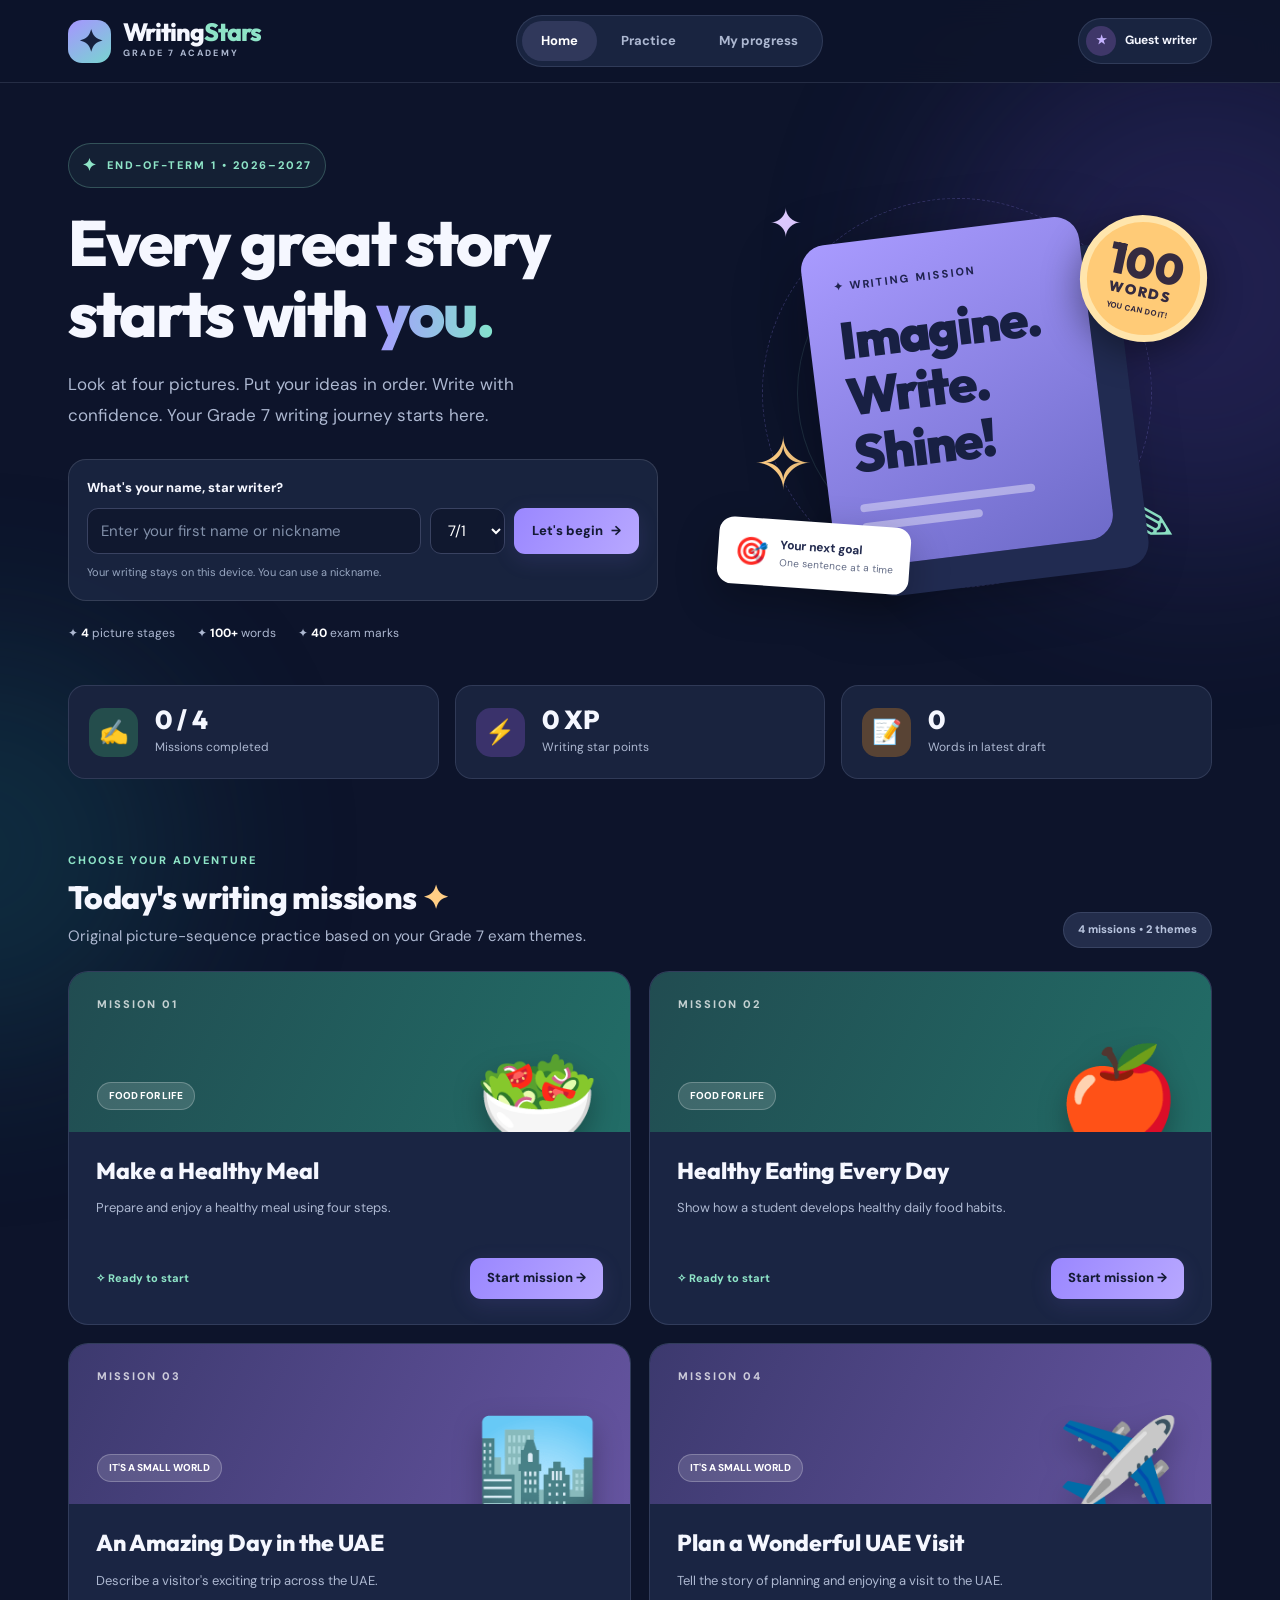
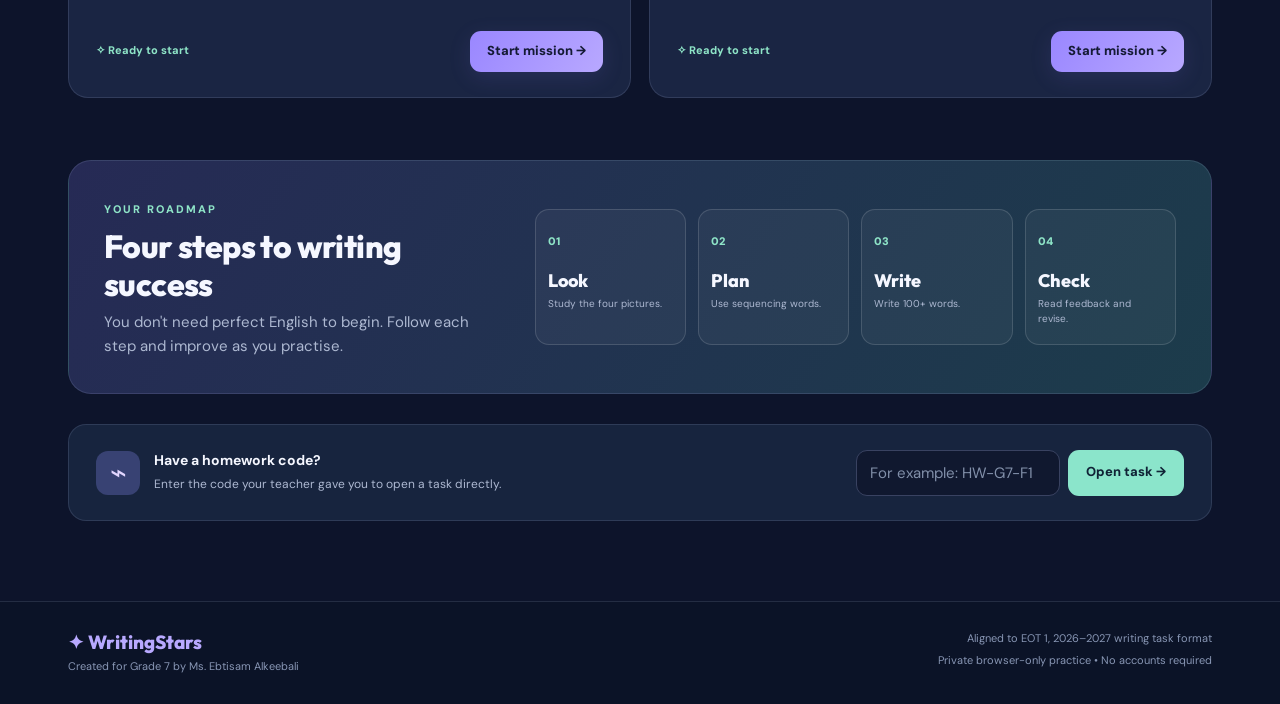
<file: grade7-writing/writing.html>
<!DOCTYPE html>
<html lang="en">
<head>
  <meta charset="UTF-8">
  <meta name="viewport" content="width=device-width, initial-scale=1">
  <meta name="theme-color" content="#101833">
  <meta name="description" content="Grade 7 Writing Exam Trainer: four-picture writing tasks, helpful feedback, 100-word practice and student progress.">
  <title>Grade 7 • Writing Stars Academy</title>
  <link rel="stylesheet" href="style.css">
  <script src="app.js" defer></script>
</head>
<body>
  <div class="glow glow-a" aria-hidden="true"></div><div class="glow glow-b" aria-hidden="true"></div>
  <header class="topbar">
    <div class="shell topbar-inner">
      <a class="brand" href="#home" id="brandHome"><span class="brand-icon" aria-hidden="true">✦</span><span>Writing<span class="brand-strong">Stars</span><small>GRADE 7 ACADEMY</small></span></a>
      <nav class="main-nav" aria-label="Main navigation">
        <button class="nav-link selected" data-page="home" type="button">Home</button>
        <button class="nav-link" data-page="practice" type="button">Practice</button>
        <button class="nav-link" data-page="progress" type="button">My progress</button>
      </nav>
      <div class="student-chip" id="studentChip"><span class="avatar">★</span><span id="chipName">Guest writer</span></div>
    </div>
  </header>
  <main class="shell">
    <section id="homePage" class="page">
      <div class="hero">
        <div class="hero-copy">
          <span class="eyebrow"><span class="spark">✦</span> END-OF-TERM 1 • 2026–2027</span>
          <h1>Every great story<br>starts with <em>you.</em></h1>
          <p class="hero-intro">Look at four pictures. Put your ideas in order. Write with confidence. Your Grade 7 writing journey starts here.</p>
          <div class="profile-form glass" id="profileForm">
            <label for="studentName">What's your name, star writer?</label>
            <div class="profile-row"><input id="studentName" type="text" maxlength="48" placeholder="Enter your first name or nickname" autocomplete="off"><select id="studentClass" aria-label="Choose your class"><option value="7/1">7/1</option><option value="7/2">7/2</option></select><button id="saveProfile" class="btn btn-primary" type="button">Let's begin <span aria-hidden="true">→</span></button></div>
            <small class="privacy-note">Your writing stays on this device. You can use a nickname.</small>
          </div>
          <div class="hero-stats"><span>✦ <b>4</b> picture stages</span><span>✦ <b>100+</b> words</span><span>✦ <b>40</b> exam marks</span></div>
        </div>
        <div class="hero-art" aria-label="Writing achievement illustration">
          <div class="orbit orbit-one"></div><div class="orbit orbit-two"></div>
          <span class="floating f-star">✦</span><span class="floating f-pencil">✎</span><span class="floating f-spark">✧</span>
          <div class="art-card top-art"><span>✦ WRITING MISSION</span><strong>Imagine.<br>Write.<br>Shine!</strong><div class="art-line"></div><div class="art-line short"></div></div>
          <div class="badge-art">100<span>WORDS</span><small>YOU CAN DO IT!</small></div>
          <div class="art-bottom"><span>🎯</span><div><b>Your next goal</b><small>One sentence at a time</small></div></div>
        </div>
      </div>
      <section class="overview" aria-label="Your progress">
        <div class="overview-card"><span class="metric-icon mint">✍</span><div><strong id="homeCompleted">0 / 4</strong><span>Missions completed</span></div></div>
        <div class="overview-card"><span class="metric-icon purple">⚡</span><div><strong id="homeXP">0 XP</strong><span>Writing star points</span></div></div>
        <div class="overview-card"><span class="metric-icon orange">📝</span><div><strong id="homeWords">0</strong><span>Words in latest draft</span></div></div>
      </section>
      <section class="missions-section" id="missions">
        <div class="section-heading"><div><span class="section-kicker">CHOOSE YOUR ADVENTURE</span><h2>Today's writing missions <span class="heading-star">✦</span></h2><p>Original picture-sequence practice based on your Grade 7 exam themes.</p></div><span class="subtitle-pill">4 missions • 2 themes</span></div>
        <div class="mission-grid" id="missionGrid"></div>
      </section>
      <section class="how-card">
        <div><span class="section-kicker">YOUR ROADMAP</span><h2>Four steps to writing success</h2><p>You don't need perfect English to begin. Follow each step and improve as you practise.</p></div>
        <div class="steps"><div class="step"><span>01</span><b>Look</b><small>Study the four pictures.</small></div><div class="step"><span>02</span><b>Plan</b><small>Use sequencing words.</small></div><div class="step"><span>03</span><b>Write</b><small>Write 100+ words.</small></div><div class="step"><span>04</span><b>Check</b><small>Read feedback and revise.</small></div></div>
      </section>
      <section class="homework-card"><div><span class="homework-icon">⌁</span><div><b>Have a homework code?</b><p>Enter the code your teacher gave you to open a task directly.</p></div></div><div class="homework-form"><input id="homeworkCode" type="text" placeholder="For example: HW-G7-F1" aria-label="Homework code"><button id="openHomework" class="btn btn-secondary" type="button">Open task →</button></div></section>
    </section>

    <section id="practicePage" class="page hidden" aria-label="Writing practice">
      <div class="page-top"><button class="back-btn" id="backMissions" type="button">← All missions</button><div class="top-tags"><span class="soft-tag">WRITING TASK</span><span class="soft-tag">A2.1–A2.2</span></div></div>
      <div class="practice-head"><div><span class="section-kicker" id="taskUnit">FOOD FOR LIFE</span><h1 id="taskTitle">Your writing mission</h1><p id="taskPrompt" class="task-intro"></p></div><div class="score-badge">40<span>MARKS</span></div></div>
      <div class="paper-title"><div><span>👀</span><div><b>Look at the four pictures</b><small>Describe what happens at each stage, using sequencing words and phrases.</small></div></div><span class="mini-note">4 labelled illustrations</span></div>
      <div class="picture-grid" id="pictureGrid"></div>
      <div class="workspace">
        <aside class="writing-sidebar">
          <div class="guide-card"><div class="guide-heading"><span>✦</span><h3>My writing toolkit</h3></div><div class="guide-tabbar"><button class="guide-tab active" data-guide="planner" type="button">Plan</button><button class="guide-tab" data-guide="vocabulary" type="button">Words</button><button class="guide-tab" data-guide="checklist" type="button">Check</button></div>
            <div class="guide-content" id="plannerPanel"><p class="guide-note">Write a short idea for every picture. Your notes will be saved.</p><div id="planningInputs"></div><button id="addPlanToWriting" class="btn btn-lite btn-full" type="button">Add my ideas to writing →</button></div>
            <div class="guide-content hidden" id="vocabularyPanel"><h4>Useful sequencing words</h4><div class="word-pills" id="sequenceWords"></div><h4>Helpful topic vocabulary</h4><div class="word-pills" id="topicWords"></div><p class="guide-note">Tap a word to add it to your writing. Read the full sentence afterwards.</p></div>
            <div class="guide-content hidden" id="checklistPanel"><div id="liveChecklist" class="checklist"></div><small class="guide-note">These are learning checks, not the official marking rubric.</small></div>
          </div>
          <div class="tip-card"><span>💡 Writer's tip</span><p id="writerTip">Use First, Next, Then and Finally to connect your stages.</p></div>
        </aside>
        <div class="editor-panel">
          <div class="editor-top"><div><span class="editor-icon">✍</span><div><h3>My writing space</h3><p>Write at least 100 words in complete sentences.</p></div></div><div class="save-status" id="saveStatus">● Saved on this device</div></div>
          <div class="editor-toolbar"><div class="word-goal"><strong id="wordCount">0</strong><span>/ 100 words</span><div class="goal-track"><div id="wordProgress"></div></div></div><div class="timer"><span>⏱</span><span id="timerDisplay">25:00</span><button id="timerButton" type="button" aria-label="Start practice timer">Start timer</button></div></div>
          <label class="sr-only" for="writingArea">Your complete writing response</label><textarea id="writingArea" placeholder="First, I look at the pictures and think about what is happening.&#10;&#10;Next, ...&#10;&#10;Then, ...&#10;&#10;Finally, ..." spellcheck="true"></textarea>
          <div class="editor-footer"><span id="wordMessage">Every word is a step closer to your goal. ✦</span><div class="editor-actions"><button id="saveDraft" class="btn btn-outline" type="button">Save draft</button><button id="checkWriting" class="btn btn-secondary" type="button">Check writing</button><button id="submitWriting" class="btn btn-primary" type="button">Finish mission →</button></div></div>
          <div id="feedbackBox" class="feedback-box hidden" role="status" aria-live="polite"></div>
        </div>
      </div>
    </section>

    <section id="progressPage" class="page hidden" aria-label="Progress and reports">
      <div class="page-top"><button class="back-btn" data-page="home" type="button">← Back home</button><span class="soft-tag">MY WRITING JOURNEY</span></div>
      <div class="progress-header"><div><span class="section-kicker">KEEP SHINING, WRITER!</span><h1>Your progress <span>✦</span></h1><p>Celebrate what you've written and see what to practise next.</p></div><button id="printCertificate" class="btn btn-primary" type="button">★ Print certificate</button></div>
      <div class="progress-summary" id="progressSummary"></div>
      <div class="results-panel"><div class="section-heading"><div><h2>My mission journal</h2><p>Your saved drafts and completed tasks on this device.</p></div><button class="btn btn-outline" id="downloadReport" type="button">↓ Download my report</button></div><div id="journalItems"></div></div>
      <details class="teacher-tools"><summary>For teachers: import student reports and export results</summary><p>Students can download their JSON progress reports and share them privately through an approved school channel. Import them here on a teacher-only device; this site does not collect or synchronise student data.</p><label class="file-choose">Choose student report files (JSON)<input id="teacherImport" type="file" accept=".json,application/json" multiple></label><div id="teacherImportStatus" class="guide-note"></div><div id="teacherTable"></div><button id="exportTeacherCsv" type="button" class="btn btn-secondary">Export teacher CSV</button><button id="clearTeacherData" type="button" class="btn btn-outline">Clear imported reports</button></details>
    </section>
  </main>
  <footer class="site-footer"><div class="shell footer-inner"><div><strong>✦ WritingStars</strong><span>Created for Grade 7 by Ms. Ebtisam Alkeebali</span></div><div><span>Aligned to EOT 1, 2026–2027 writing task format</span><span>Private browser-only practice • No accounts required</span></div></div></footer>
  <div id="toast" class="toast" role="status" aria-live="polite"></div>
</body>
</html>
</file>
<file: style.css>
:root{--navy:#123955;--deep:#0b2840;--teal:#168579;--teal2:#dff8ee;--blue:#edf3fe;--lilac:#f1edff;--pink:#ffeaf2;--cream:#fff9e7;--ink:#21364a;--muted:#5a7081;--line:#dbe7ee;--white:#fff;--shadow:0 7px 27px rgba(21,60,82,.075);--radius:18px}*{box-sizing:border-box}body{margin:0;background:#f6f9fc;color:var(--ink);font-family:ui-sans-serif,system-ui,-apple-system,'Segoe UI',Arial,sans-serif;line-height:1.57}button,input,textarea,select{font:inherit}button{cursor:pointer}button:focus-visible,a:focus-visible,input:focus-visible,textarea:focus-visible,select:focus-visible{outline:3px solid #f3a34f;outline-offset:2px}.sr-only{position:absolute;width:1px;height:1px;overflow:hidden;clip:rect(0,0,0,0)}.skip-link{position:absolute;left:12px;top:-80px;z-index:1000;background:#fff;padding:12px}.skip-link:focus{top:12px}.topbar{height:82px;background:#fff;display:flex;justify-content:space-between;align-items:center;padding:12px 28px;box-shadow:0 2px 18px #102b3c0b;position:sticky;top:0;z-index:20}.brand{display:flex;gap:12px;align-items:center}.brand strong{display:block;color:var(--navy);font-size:1.22rem;letter-spacing:-.4px}.brand small{display:block;color:var(--muted);font-size:.81rem}.brand-mark{height:48px;width:48px;border-radius:15px;display:grid;place-items:center;background:linear-gradient(140deg,#3bbbb3,#7b7ee0);color:white;font-size:30px}.right-controls{display:flex;gap:9px;align-items:center}.name-input{border:1px solid var(--line);border-radius:10px;padding:10px 13px;min-width:180px;max-width:230px;background:#fff}.layout{display:flex;max-width:1700px;margin:auto;min-height:calc(100vh - 130px)}.sidebar{width:258px;flex-shrink:0;background:#fff;border-right:1px solid var(--line);padding:25px 13px;display:flex;flex-direction:column;gap:7px}.nav-heading{font-size:11px;font-weight:800;letter-spacing:1.7px;color:#8395a2;padding:7px 15px 15px}.navlink{display:flex;align-items:center;gap:13px;background:transparent;border:0;border-radius:12px;color:#496176;text-align:left;padding:13px 15px;font-weight:700;width:100%;font-size:.93rem}.navlink span{font-size:20px}.navlink:hover,.navlink.active{background:#e9f5f5;color:#0d615e}.sidebar-bottom{margin-top:auto;padding:20px 9px 5px}.sidebar-bottom p{font-size:11px;font-weight:800;letter-spacing:1px;color:#84919e}.sidebar-bottom small{display:block;color:var(--muted);line-height:1.5;margin-top:10px}.level-options{display:grid;grid-template-columns:repeat(3,1fr);gap:5px}.level-btn{border:1px solid var(--line);border-radius:9px;padding:8px 2px;font-size:.79rem;background:#fff}.level-btn.selected{border-color:#248f84;background:#e4faf5;font-weight:800}main{flex:1;min-width:0;padding:30px clamp(16px,3vw,50px) 65px}footer{text-align:center;font-size:12px;color:#6c7f89;padding:15px;background:white;border-top:1px solid var(--line)}h1,h2,h3,h4,p{margin-top:0}h1{font-size:clamp(1.85rem,3.5vw,2.55rem);letter-spacing:-1.1px;line-height:1.16;color:#173954}h2{font-size:1.46rem;color:var(--navy);letter-spacing:-.5px}h3{font-size:1.12rem;color:var(--navy)}.eyebrow{color:#138379;letter-spacing:1.7px;font-size:.79rem;font-weight:850;text-transform:uppercase}.lead{color:#566f80;font-size:1.03rem;max-width:730px}.hero{background:linear-gradient(110deg,#153e5e,#1b6777 72%,#3da79d);border-radius:24px;color:#fff;padding:34px 42px;display:flex;justify-content:space-between;align-items:center;gap:30px;overflow:hidden;position:relative}.hero h1{color:#fff;max-width:660px;margin:8px 0 16px}.hero .eyebrow{color:#b2f5dc}.hero p{max-width:590px;color:#d5f1ef}.hero-art{font-size:6rem;transform:rotate(-12deg);filter:drop-shadow(0 14px 20px #072c4833)}.pill{display:inline-flex;align-items:center;border-radius:100px;background:#edf6f6;color:#196d6c;padding:6px 12px;font-size:.76rem;font-weight:850}.hero .pill{background:#ffffff22;color:white;border:1px solid #ffffff55}.btn,.primary,.secondary,.choice,.mini-btn{border:0;border-radius:11px;padding:11px 17px;font-weight:750;transition:background .15s,transform .15s}.primary{background:#168579;color:white}.primary:hover{background:#0b6f65}.secondary{background:#eef4f7;color:#24485c}.secondary:hover{background:#dceaf0}.btn:active,.primary:active,.secondary:active{transform:translateY(1px)}.small{font-size:.84rem;padding:9px 12px}.white-btn{background:#fff;color:#125665}.bar{height:10px;border-radius:20px;background:#e5edf2;overflow:hidden}.bar>span{display:block;height:100%;border-radius:20px;background:linear-gradient(90deg,#17a395,#70c4d8);width:0}.muted{color:var(--muted)}.grid{display:grid;grid-template-columns:repeat(4,minmax(0,1fr));gap:17px}.grid.two{grid-template-columns:repeat(2,minmax(0,1fr))}.grid.three{grid-template-columns:repeat(3,minmax(0,1fr))}.card,.panel{background:white;border:1px solid #e5edf2;border-radius:var(--radius);box-shadow:var(--shadow);padding:22px}.tile{display:block;text-align:left;width:100%;background:#fff;border:1px solid var(--line);border-radius:18px;padding:22px;box-shadow:var(--shadow);min-height:182px;color:inherit}.tile:hover{border-color:#58b8a5;transform:translateY(-1px)}.tile .emoji{font-size:2.45rem;margin-bottom:13px}.tile h3{margin:0 0 5px}.tile p{font-size:.87rem;color:#617b89;margin:0}.tile .go{display:inline-block;color:#118f81;font-size:.82rem;font-weight:800;margin-top:14px}.section{margin-top:28px}.section-head{display:flex;justify-content:space-between;align-items:center;gap:12px;margin-bottom:14px}.stats{display:grid;grid-template-columns:repeat(3,1fr);gap:13px;margin:20px 0}.stat{background:white;border:1px solid var(--line);padding:17px 20px;border-radius:14px}.stat strong{display:block;font-size:1.7rem;line-height:1.3;color:var(--navy)}.stat span{font-size:.85rem;color:var(--muted)}.split{display:grid;grid-template-columns:minmax(0,1fr) minmax(270px,.56fr);gap:21px}.banner{border-radius:15px;padding:18px 21px;background:var(--blue);color:#334e69}.banner.warning{background:#fff4df;color:#7d592b}.banner.success{background:#e3f8ed;color:#176349}.banner p:last-child{margin-bottom:0}.tabs{display:flex;flex-wrap:wrap;gap:7px;margin:16px 0 20px}.tab{border:1px solid #dae7e8;border-radius:100px;background:#fff;padding:9px 15px;color:#42616e;font-size:.88rem}.tab.active{background:#197e79;border-color:#197e79;color:#fff}.word-grid{display:grid;grid-template-columns:repeat(auto-fit,minmax(170px,1fr));gap:12px}.word-card{border:1px solid var(--line);border-radius:16px;background:#fff;padding:20px;text-align:left;min-height:162px}.word-card:hover{background:#f6fbff}.word-icon{font-size:2rem}.word-card strong{display:block;font-size:1.07rem;margin:7px 0 0;color:var(--navy)}.word-card small{display:block;color:#587182}.word-card em{display:block;color:#138579;font-size:.81rem;margin:7px 0 0}.word-definition{border-left:4px solid #63bba9;padding:8px 14px;background:#ecf8f5;margin:13px 0;border-radius:0 9px 9px 0}.question-card{background:white;padding:25px;border:1px solid var(--line);border-radius:19px;box-shadow:var(--shadow)}.question-title{font-weight:780;font-size:1.13rem;margin:12px 0 19px;line-height:1.65}.options{display:grid;gap:11px}.choice{display:flex;width:100%;align-items:center;gap:13px;text-align:left;background:#fff;border:2px solid #dfebef;color:#244658;padding:13px 16px;min-height:51px}.choice:hover{background:#f1f9fa}.choice.selected{border-color:#158a80;background:#e9f8f3}.choice.correct{border-color:#19a56e;background:#ecfff3}.choice.wrong{border-color:#d25467;background:#ffedf1}.letter{width:27px;height:27px;border-radius:9px;background:#ebf1f4;display:grid;place-items:center;font-size:.82rem;font-weight:900;flex-shrink:0}.button-row{display:flex;gap:10px;flex-wrap:wrap;align-items:center;margin-top:18px}.feedback{margin-top:17px;padding:16px;border-radius:12px;background:#eff7ff;border-left:4px solid #5597d3}.feedback.good{background:#e5f9ef;border-color:#18a76a}.feedback.bad{background:#fff0f0;border-color:#e18b74}.feedback strong{display:block;margin-bottom:4px}.passage{white-space:pre-line;font-size:1rem;line-height:1.85;background:#f9fbfe;border:1px solid #e2ebf2;border-radius:15px;padding:21px;margin:16px 0 22px}.passage b,.passage strong{color:#0d8577}.gaps{font-family:inherit;line-height:1.9}.statusline{display:flex;gap:12px;align-items:center;flex-wrap:wrap;margin:14px 0}.mark{display:inline-block;font-size:.78rem;font-weight:800;padding:4px 10px;border-radius:100px;background:#e9f3f8;color:#477388}.lesson-illustration{display:grid;place-items:center;min-height:140px;background:linear-gradient(125deg,#eff1ff,#e2faf5);border-radius:15px;font-size:4rem}.lesson-examples{background:#f5f7ff;border-radius:12px;padding:14px 18px;margin:14px 0}.lesson-examples p{margin:3px 0}.rule{margin-bottom:12px;padding:12px;border-radius:10px;background:#effaf7}.rule b{color:#13776e}.table-wrap{overflow:auto}.table{border-collapse:collapse;min-width:620px;width:100%;background:white;font-size:.9rem}.table th{background:#eaf4f5;text-align:left;color:#184f61}.table th,.table td{border-bottom:1px solid #e4eef2;padding:12px 13px;vertical-align:top}.level-tag{font-size:.75rem;background:#e9f9ed;padding:3px 9px;border-radius:20px}.process{display:grid;grid-template-columns:repeat(4,1fr);gap:12px;margin:20px 0}.step{background:#f5fbfc;border:1px solid #d8e7ed;border-radius:17px;text-align:center;padding:15px 10px;min-height:156px}.step .step-image{font-size:2.6rem;display:block;margin-bottom:7px}.step strong{font-size:.78rem;display:block;color:#1b7871}.step p{font-size:.85rem;margin:6px 0 0}.step:not(:last-child){position:relative}.step:not(:last-child):after{content:'→';position:absolute;right:-16px;top:39%;z-index:1;font-size:24px;color:#14a18b;background:#f6f9fc}.writing-box{width:100%;min-height:245px;resize:vertical;border:1px solid #cddfe8;padding:17px;border-radius:13px;background:white;line-height:1.9}.checklist{display:grid;gap:10px}.checklist label{display:flex;align-items:flex-start;gap:10px;background:#f8fbfc;padding:10px 13px;border:1px solid #e2ecf1;border-radius:10px}.checklist input{margin-top:6px;accent-color:#188a78;width:17px;height:17px}.exam-index{display:grid;grid-template-columns:repeat(auto-fit,minmax(34px,1fr));gap:6px}.number-btn{padding:8px 4px;border-radius:8px;border:1px solid #d6e3e9;background:#fff;font-size:.83rem}.number-btn.current{border:2px solid #11796f;background:#def6ee}.number-btn.answered{background:#d8f4eb}.number-btn.current.answered{border:2px solid #11796f}.exam-shell{display:grid;grid-template-columns:minmax(0,1fr) 237px;gap:20px}.exam-side{align-self:start;position:sticky;top:104px}.exam-side .panel{padding:16px}.exam-part{font-size:.78rem;font-weight:850;color:#08756d;text-transform:uppercase;letter-spacing:.8px}.scorebig{font-size:2.8rem;font-weight:900;color:#186c69}.divider{height:1px;background:var(--line);margin:19px 0}.mini-select,.number-input{background:#fff;border:1px solid #bdd1d9;border-radius:9px;padding:8px 10px;max-width:120px}.mini-select{max-width:none}.hint{font-size:.88rem;color:#506d7a}.icon-btn{display:none;background:#ecf6f6;color:#145c60;border:0;padding:8px 11px;border-radius:9px}.writing-sample{white-space:pre-line;background:#f8fbf6;border-left:4px solid #61b8a4;padding:18px;border-radius:8px;margin-top:12px}.flex-between{display:flex;justify-content:space-between;align-items:center;gap:15px;flex-wrap:wrap}.utility-grid{display:grid;grid-template-columns:repeat(3,1fr);gap:10px}.utility-box{border-radius:12px;padding:13px;background:#f3f6fa;font-size:.89rem}.print-only{display:none}.mini-note{font-size:.79rem;color:#6a8190}.inline-input{display:block;padding:12px;border:1px solid #bdd6df;border-radius:9px;width:100%;margin-top:11px}.match-row{display:grid;grid-template-columns:1fr 1.2fr;gap:12px;align-items:center;padding:10px 0;border-bottom:1px solid #e6eef2}.match-row select{border:1px solid #c6dce6;border-radius:9px;padding:10px;width:100%;background:#fff}.order-word{border:1px solid #b7d6da;border-radius:10px;background:#f6fffc;padding:10px 13px}.order-word:hover{background:#d9f7e8}.ordered-items{display:flex;flex-wrap:wrap;gap:9px;margin:12px 0}.no-underline{text-decoration:none}.reset{color:#a04353}.quiet{font-size:.82rem;color:#6e8896}body.large-text{font-size:1.1rem}body.high-contrast{--line:#8798a2;--muted:#33475a;--navy:#052641;--ink:#091e30}body.high-contrast .card,body.high-contrast .panel,body.high-contrast .tile{border:2px solid #4b6878}#content{max-width:1250px;margin:auto} @media(max-width:1150px){.grid{grid-template-columns:repeat(2,minmax(0,1fr))}.split{grid-template-columns:1fr}.sidebar{width:225px}main{padding:23px}}@media(max-width:780px){.topbar{height:auto;padding:12px 15px;gap:8px}.brand strong{font-size:1rem}.brand small{font-size:.68rem}.brand-mark{width:39px;height:39px;font-size:24px}.right-controls .name-input{display:none}.right-controls .small{font-size:.75rem}.icon-btn{display:block}.sidebar{position:fixed;left:-270px;top:64px;height:calc(100vh - 64px);z-index:25;box-shadow:7px 0 20px #183c4d25;transition:left .2s;overflow-y:auto}.sidebar.open{left:0}main{padding:18px 14px 40px}.grid,.grid.three,.grid.two,.stats,.process,.exam-shell,.utility-grid{grid-template-columns:1fr}.hero{padding:27px 24px}.hero-art{display:none}.step:not(:last-child):after{content:'↓';bottom:-21px;top:auto;right:47%}.exam-side{position:static;order:-1}.name-input{min-width:140px}.word-grid{grid-template-columns:repeat(2,minmax(0,1fr))}.card,.panel{padding:17px}}@media(max-width:410px){.word-grid{grid-template-columns:1fr}.right-controls .small{display:none}.match-row{grid-template-columns:1fr}}@media print{body{background:white}.topbar,.sidebar,footer,.button-row,.no-print,.icon-btn,.tabs,.choice,.exam-side{display:none!important}main{padding:0}#content{max-width:100%}.card,.panel,.question-card{box-shadow:none;border:1px solid #bbb;break-inside:avoid}.print-only{display:block}.hero{background:white;color:#111;border:1px solid #ccc}.hero h1,.hero p{color:#111}}

.step-art{width:100%;height:100px;object-fit:cover;border-radius:10px;display:block;margin-bottom:10px}.step{padding:10px}.step p{line-height:1.35}

/* Grade 7 teacher reports — local-only, no backend. */
.teacher-nav{border-top:1px solid #d9e6ec;margin-top:12px;padding-top:16px!important}.teacher-mini{font-size:10px;opacity:.75;margin-left:auto}.report-fields{display:flex;flex-wrap:wrap;gap:16px;align-items:end;margin:17px 0}.report-fields label{display:grid;gap:6px;font-weight:700;font-size:13px;color:#32566a;flex:1;min-width:160px}.report-input,.report-select{padding:11px 13px;background:white;border:1px solid #c3d4df;border-radius:10px;width:100%;min-height:45px}.report-import{display:flex;align-items:center;gap:12px;flex-wrap:wrap;padding:12px 0}.report-import input[type=file]{border:1px solid #d1e0e7;border-radius:10px;background:#f6f9fb;max-width:100%;padding:10px}.import-label{font-size:14px;font-weight:800}.checkline{display:flex;gap:10px;align-items:start;line-height:1.5;font-size:14px;margin:12px 0}.checkline input{margin-top:5px;width:16px;height:16px;accent-color:#168579}.teacher-stats{grid-template-columns:repeat(4,minmax(0,1fr))}.report-metric{padding:11px 0;border-bottom:1px solid #ebf0f3}.report-metric p{margin:6px 0}.report-flex{flex-wrap:wrap}.teacher-table{font-size:13px}.teacher-table td{vertical-align:middle}.teacher-table button{white-space:nowrap}.teacher-table td,.teacher-table th{padding:10px}.teacher-table tr:hover td{background:#f7fcf9}.panel#teacher-detail{scroll-margin-top:28px}.panel#teacher-detail .panel{box-shadow:none;background:#fafdff}.report-metric input{display:block;margin-top:7px}.writing-sample{white-space:pre-wrap;overflow-wrap:anywhere;max-height:350px;overflow:auto}.report-import input:focus-visible{outline:3px solid #eea451}
@media(max-width:900px){.teacher-stats{grid-template-columns:repeat(2,minmax(0,1fr))}}@media(max-width:600px){.report-fields{display:grid;grid-template-columns:1fr}.report-fields label{min-width:0}.teacher-stats{grid-template-columns:repeat(2,minmax(0,1fr))}.report-import{align-items:stretch}.report-import input{width:100%}}@media print{.teacher-nav,.report-import,.report-fields,.button-row,#teacherImportStatus,.checkline,.teacher-table button{display:none!important}.teacher-stats{grid-template-columns:repeat(4,1fr)}.table{font-size:11px}.panel{break-inside:avoid}}

/* Teacher attribution added for Ebtisam Alkeebali. */
.brand-credit{display:block;color:#536e7b;font-size:.70rem;font-weight:650;line-height:1.2;margin-top:3px;white-space:normal}
.brand-credit [lang="ar"]{font-size:.75rem}
.footer-details{display:block;font-size:.72rem;margin-top:3px}
footer strong{color:#24485c;font-size:.82rem}
.teacher-signature{display:flex;align-items:center;gap:9px 18px;flex-wrap:wrap;margin:15px 0 23px;padding:15px 20px;background:#ecf8f5;border:1px solid #b7dfd5;border-left:4px solid #168579;border-radius:13px;color:#235169}
.teacher-signature strong{font-size:1.1rem;color:#0e5b63}
.teacher-signature span[lang="ar"]{font-size:1rem;font-weight:700}
.teacher-signature small{margin-left:auto;color:#536e7b}
.report-teacher{color:#326d6e;font-weight:750;border-bottom:1px solid #ddebed;padding-bottom:9px}
@media(max-width:1040px){.brand-credit{max-width:360px}}
@media(max-width:780px){.brand-credit{font-size:.60rem;line-height:1.12;max-width:235px}.brand-credit [lang="ar"]{font-size:.62rem}.teacher-signature{align-items:flex-start;flex-direction:column;gap:5px}.teacher-signature small{margin-left:0}.topbar{min-height:85px}}
@media print{.teacher-signature{border:0;border-bottom:1px solid #ccdbe0;background:none;margin-top:0;padding:8px 0;break-inside:avoid}.report-teacher{display:block}}

/* Optional cloud dashboard */
.cloud-panel{border:1px solid #b8ded7;background:linear-gradient(140deg,#f5fffc,#f6faff)}
.cloud-status{background:#e9f4fa;color:#17495e;padding:12px 14px;border-radius:10px;border-left:4px solid #168579;font-size:.92rem;overflow-wrap:anywhere}
@media print{.cloud-panel,.cloud-status{display:none!important}}
</file>
<file: grade7-writing/academy.css>
@import url('https://fonts.googleapis.com/css2?family=DM+Sans:wght@400;500;600;700;800&family=Outfit:wght@400;500;600;700;800;900&display=swap');
:root{--bg:#0c162b;--panel:#14253e;--panel2:#1c304d;--line:#314762;--ink:#f3f7ff;--muted:#aebed4;--aqua:#82e0c4;--violet:#a99bff;--gold:#ffd08a;--red:#ffadb0;--radius:18px}*{box-sizing:border-box}html{scroll-behavior:smooth}body{margin:0;background:radial-gradient(ellipse at 98% 0%,#243d6040,transparent 45%),#0c162b;color:var(--ink);font:15px/1.6 "DM Sans",system-ui,sans-serif;min-height:100vh}button,input,textarea,select{font:inherit}button{cursor:pointer}a{color:inherit;text-decoration:none}button:focus-visible,a:focus-visible,input:focus-visible,select:focus-visible,summary:focus-visible{outline:3px solid var(--aqua);outline-offset:3px}button:disabled{opacity:.48;cursor:not-allowed} .container{max-width:1320px;margin:0 auto;padding:0 25px}.skip{position:absolute;top:-100px;background:var(--aqua);color:#10263d;padding:10px;z-index:60}.skip:focus{top:0}.topbar{background:#0d1b32eb;backdrop-filter:blur(12px);border-bottom:1px solid #233a55;position:sticky;top:0;z-index:20}.header-inner{min-height:79px;display:flex;align-items:center;justify-content:space-between;gap:20px}.logo{display:flex;gap:12px;align-items:center;white-space:nowrap}.logo-icon{height:43px;width:43px;border-radius:14px;background:linear-gradient(140deg,#a99bff,#8ce8cb);color:#18314a;display:grid;place-items:center;font-size:28px}.logo strong{font:800 24px/1 'Outfit';letter-spacing:-.8px;display:block}.logo small{font-size:9px;letter-spacing:2px;font-weight:800;color:#acc0d7}.mint{color:var(--aqua)}.main-nav{display:flex;gap:3px;background:#172943;padding:5px;border-radius:40px;border:1px solid #2d4261}.nav-item{border:0;border-radius:30px;background:transparent;color:#b7c6db;padding:9px 12px;font-size:12px;font-weight:800}.nav-item.active{background:#344565;color:#fff}.student-pill{display:flex;gap:9px;align-items:center;border:1px solid #354b66;background:#20334e;border-radius:30px;padding:7px 14px 7px 8px;color:#eef7ff;font-size:12px}.student-pill span{background:#544d8c;border-radius:50%;height:28px;width:28px;display:grid;place-items:center;color:#d9caff}.mobile-menu{display:none;border:1px solid #50637e;background:#20334e;color:white;border-radius:10px;padding:7px 13px}.layout{display:grid;grid-template-columns:235px minmax(0,1fr);gap:26px;align-items:start;padding-top:30px;padding-bottom:80px}.sidebar{border:1px solid #30445e;border-radius:22px;background:#13223a;padding:18px 11px;position:sticky;top:107px}.sidebar-title{font-size:10px;color:#91a7be;letter-spacing:1.5px;font-weight:850;padding:10px 13px 12px}.side-link{border:0;border-radius:11px;background:transparent;color:#b7c9de;width:100%;padding:12px 13px;display:flex;gap:10px;align-items:center;text-align:left;font-size:12px;font-weight:800}.side-link span{font-size:18px}.side-link:hover{background:#273a57}.side-link.active{background:#32436b;color:#fff}.side-divider{height:1px;background:#30445f;margin:16px 11px}.side-bottom{padding:17px 11px 5px;border-top:1px solid #30445f;margin-top:18px}.smallcaps,.eyebrow{letter-spacing:1.9px;font-size:10px;font-weight:850;color:var(--aqua)}.levels{display:grid;gap:7px;margin-top:11px}.levels button{border:1px solid #465575;background:#1c2c45;border-radius:10px;padding:8px;color:#c4cee0;font-size:11px;text-align:left}.levels button.selected{background:#364e63;border-color:var(--aqua);color:white}.side-bottom p{font-size:10px;color:#8ba1b9}.hero{border-radius:28px;background:linear-gradient(115deg,#243262,#1d656a);border:1px solid #556681;display:grid;grid-template-columns:1.35fr .65fr;align-items:center;padding:37px 36px;min-height:290px;overflow:hidden}.hero h1,.page-heading h1{font:850 clamp(30px,4vw,47px)/1.15 'Outfit';letter-spacing:-1.2px;margin:12px 0}.hero h1 em{font-style:normal;color:#a0f0d6}.hero p{color:#deebf2;max-width:640px;font-size:14px;margin:10px 0}.hero-art{font-size:95px;text-align:center;filter:drop-shadow(0 20px 25px #0004)}.button-row{display:flex;flex-wrap:wrap;gap:10px;margin-top:20px}.btn{border:0;border-radius:11px;padding:11px 16px;display:inline-flex;align-items:center;justify-content:center;gap:7px;font-size:12px;font-weight:850;min-height:43px;transition:transform .15s}.btn:hover:not(:disabled){transform:translateY(-2px)}.primary{background:var(--aqua);color:#102b34}.purple{background:var(--violet);color:#18203d}.outline{background:transparent;border:1px solid #58708e;color:#e9f2ff}.ghost{background:#253a57;color:#f0f6ff}.danger{background:#663743;color:#ffe3e3}.stats,.cards{display:grid;gap:13px}.stats{grid-template-columns:repeat(3,1fr);margin:18px 0 35px}.stat{background:#162942;border:1px solid #2b4662;padding:20px;border-radius:17px;display:flex;align-items:center;gap:14px}.stat .emoji{font-size:29px}.stat strong{display:block;font:850 24px/1.2 'Outfit'}.stat span{display:block;font-size:11px;color:#a7bad1}.section-header{display:flex;justify-content:space-between;align-items:end;gap:12px;margin:33px 0 18px}.section-header h2{font:800 27px/1.15 'Outfit';margin:7px 0}.section-header p{color:var(--muted);margin:0;font-size:13px}.section-label{font-size:11px;letter-spacing:1.7px;color:var(--aqua);font-weight:850}.cards{grid-template-columns:repeat(2,minmax(0,1fr))}.card{background:#172943;border:1px solid #334a66;border-radius:19px;overflow:hidden}.card:hover{border-color:#907de0}.card-top{padding:24px;display:flex;align-items:center;justify-content:space-between;min-height:106px;background:linear-gradient(110deg,#264e61,#3a4e88)}.card-top .symbol{font-size:60px;line-height:1}.card-top .tag{font-size:10px;font-weight:850;letter-spacing:1px;background:#ffffff22;border-radius:50px;padding:7px 11px}.card-top.purple-tone{background:linear-gradient(110deg,#51417c,#3c4d84)}.card-top.green-tone{background:linear-gradient(110deg,#266b65,#315b8b)}.card-top.gold-tone{background:linear-gradient(110deg,#845d43,#6d4e80)}.card-body{padding:23px 24px}.card h3{font:800 23px 'Outfit';margin:0 0 8px}.card p{font-size:12px;color:#acbed5;min-height:36px;margin:0 0 15px}.card-meta{font-size:11px;color:#8ee3c7;font-weight:800;margin-bottom:13px}.page-heading{margin:4px 0 27px}.page-heading h1{font-size:clamp(29px,3.5vw,42px);margin:8px 0}.page-heading p{color:#b1c2d6;font-size:14px;max-width:740px;margin:0}.back{border:0;background:none;color:#a6e7d5;font-size:12px;font-weight:800;padding:8px 0;margin-bottom:10px}.content-card,.feature,.quiz-shell,.reading-shell,.editor-shell,.profile-card{background:#162840;border:1px solid #334a65;border-radius:21px;padding:25px;margin:18px 0}.feature h2,.content-card h2,.quiz-shell h2{font:800 25px/1.2 'Outfit';margin:7px 0 15px}.feature p,.content-card p{color:#c0cfe1}.group-grid{display:grid;grid-template-columns:repeat(2,minmax(0,1fr));gap:16px}.group-card{padding:22px;background:#1b2f4c;border:1px solid #38536e;border-radius:17px;display:flex;flex-direction:column;align-items:flex-start}.group-card .bigicon{font-size:46px}.group-card h3{font:800 23px 'Outfit';margin:8px 0 0}.group-card p{color:#b5c5d9;font-size:12px;margin:8px 0 12px}.group-card .btn{margin-top:auto}.label{font-size:10px;font-weight:850;color:#8ce7c8;letter-spacing:1.3px}.word-display{border:1px solid #557186;background:linear-gradient(135deg,#273e60,#1f5d63);border-radius:20px;padding:33px 24px;text-align:center;min-height:270px;display:flex;flex-direction:column;align-items:center;justify-content:center}.word-display h2{font:850 clamp(36px,5vw,50px)/1.1 'Outfit';margin:10px 0}.word-display small{color:#bcd7e5;font-size:14px}.word-display .meaning{color:#fff;font-size:16px;max-width:540px;margin:8px}.word-display p{font-size:13px;max-width:620px}.word-controls{display:flex;justify-content:space-between;align-items:center;gap:8px;flex-wrap:wrap;margin-top:15px}.two-column{display:grid;grid-template-columns:minmax(0,1fr) 250px;gap:18px}.note-box{background:#203d4c;border:1px solid #356b70;border-radius:16px;padding:18px;font-size:12px;color:#c7d9df}.note-box b{color:#91e5ce}.progress-bar{height:9px;background:#364964;overflow:hidden;border-radius:99px}.progress-bar>div{height:100%;background:linear-gradient(90deg,#8de5c8,#ada1ff);border-radius:99px;transition:width .2s}.q-info{display:flex;justify-content:space-between;color:#acbed4;font-weight:800;font-size:12px;margin-bottom:9px}.q-title{font:800 22px/1.45 'Outfit';margin:27px 0 20px}.options{display:grid;gap:10px}.option{width:100%;border:2px solid #3a526e;background:#1d304c;border-radius:14px;color:#eff8ff;padding:14px 16px;text-align:left;display:flex;align-items:center;gap:12px;font-weight:650;min-height:59px}.option:hover:not(:disabled){background:#294361}.option .letter{display:grid;place-items:center;width:31px;height:31px;border-radius:9px;background:#344968;color:#c7d6e8;font-size:12px;flex-shrink:0}.option.correct{border-color:#79dcb7;background:#235344}.option.wrong{border-color:#e59090;background:#583747}.option.correct .letter{background:#7ddfbb;color:#12392e}.feedback{background:#29384f;border-left:4px solid var(--gold);padding:17px;border-radius:12px;margin-top:17px;color:#f7e2bd;font-size:13px}.feedback.correct{border-left-color:#8de1bc;background:#1f493f;color:#d4fff2}.feedback strong{display:block;margin-bottom:4px}.feedback p{margin:0}.exam-layout{display:grid;grid-template-columns:1fr 220px;gap:18px}.exam-details{background:#1d304b;border:1px solid #344c69;border-radius:17px;padding:19px}.exam-details h3{font-size:17px;margin:0 0 12px}.exam-details div{display:flex;justify-content:space-between;font-size:12px;padding:10px 0;border-bottom:1px solid #36516d;color:#c1d2e8}.exam-details strong{color:#9be9cf}.passage{white-space:pre-line;background:#1d304c;border-radius:15px;padding:22px;border:1px solid #3c5770;color:#f0f4fb;font-size:15px;line-height:1.95;max-height:440px;overflow:auto}.grammar-text{line-height:1.85}.text-em{font-weight:850;color:#abf0d7}.lesson-rule{background:#223c51;border-left:4px solid var(--aqua);padding:16px 19px;border-radius:12px}.examples{display:grid;gap:8px}.examples div{padding:11px 14px;border-radius:9px;background:#20364d;color:#d4e8f3}.arabic{direction:rtl;text-align:right;color:#a9e2d4!important}.picture-grid{display:grid;grid-template-columns:repeat(4,minmax(0,1fr));gap:10px;margin:20px 0}.picture-item{border:1px solid #4a607b;background:#25364e;border-radius:13px;overflow:hidden}.picture-item img{width:100%;height:auto;aspect-ratio:1.38/1;object-fit:cover;display:block;background:#e0eef0}.picture-item div{padding:9px 11px;font-size:12px;font-weight:800}.picture-item span{display:inline-grid;place-items:center;background:#a99bff;color:#18263c;border-radius:8px;width:24px;height:24px;margin-right:6px}.writer-input{display:block;width:100%;min-height:330px;background:#0d1e33;color:#fff;border:1px solid #56708a;border-radius:13px;padding:20px;resize:vertical;font-size:15px;line-height:1.9}.writing-top{display:flex;justify-content:space-between;gap:20px;align-items:center;flex-wrap:wrap;margin:10px 0 15px}.word-bank{display:flex;gap:7px;flex-wrap:wrap;margin-top:15px}.word-bank button{background:#293f5b;color:#dff9f3;border:1px solid #527383;border-radius:9px;padding:7px 12px;font-size:12px}.word-bank button:hover{background:#3c5774}.checklist{display:grid;gap:9px;margin:16px 0}.checkrow{display:flex;align-items:center;gap:9px;font-size:13px}.checkrow span{width:20px;height:20px;display:grid;place-items:center;border:1px solid #70839c;border-radius:6px}.checkrow.ok span{background:#8de5c8;color:#183e39}.notice{color:#b5c4d6;font-size:12px}.results-grid{display:grid;grid-template-columns:repeat(3,1fr);gap:12px}.result-tile{border:1px solid #405778;border-radius:14px;padding:17px;background:#20344f}.result-tile strong{font:800 28px 'Outfit';display:block;color:#9be7d0}.result-tile span{color:#c0cce0;font-size:12px}.result-row{background:#1e334f;border:1px solid #344d6e;padding:15px;border-radius:12px;display:flex;justify-content:space-between;gap:15px;align-items:center;margin-top:11px}.result-row p{margin:3px 0;font-size:12px;color:#b4c5da}.field{display:block;font-size:12px;font-weight:800;margin:14px 0;color:#dfeefa}.field input,.field select{display:block;width:100%;background:#102139;border:1px solid #526b8a;color:#fff;border-radius:10px;padding:12px;margin-top:6px}.profile-card{max-width:660px}.badge{border:1px solid #677d9b;border-radius:50px;padding:6px 12px;font-size:11px;font-weight:850;color:#e1eafb}.mini-help{font-size:12px;color:#bdcce1}.empty{text-align:center;padding:40px;color:#b8c6da}.empty span{font-size:46px;display:block}.rubric{width:100%;border-collapse:collapse;font-size:12px}.rubric th,.rubric td{border:1px solid #415c75;padding:10px;text-align:left}.rubric th{background:#263d5a}.teacher-table{width:100%;border-collapse:collapse;font-size:12px}.teacher-table th,.teacher-table td{border:1px solid #4a6079;padding:9px;text-align:left}.teacher-table th{background:#2b4060}.tool-buttons{display:flex;gap:10px;flex-wrap:wrap}.pill{border-radius:50px;background:#243b56;color:#c7e7e0;padding:5px 11px;font-size:11px;font-weight:800}.toast{position:fixed;bottom:25px;right:25px;background:#95e9ce;color:#142d39;padding:14px 18px;border-radius:12px;z-index:40;display:none;max-width:340px;box-shadow:0 10px 50px #0006;font-size:13px;font-weight:800}.toast.show{display:block}footer{border-top:1px solid #30445d;background:#0a1426;padding:25px 0}.foot-inner{display:flex;justify-content:space-between;gap:20px}.foot-inner>div{display:flex;flex-direction:column;gap:3px}.foot-inner strong{color:#9de6cf}.foot-inner span{font-size:11px;color:#9db0c6}.foot-inner>div:last-child{text-align:right}@media(max-width:1120px){.main-nav{display:none}.mobile-menu{display:block}.layout{grid-template-columns:1fr}.sidebar{display:none;position:static}.sidebar.open{display:block}.hero{grid-template-columns:1fr auto}.two-column,.exam-layout{grid-template-columns:1fr}}@media(max-width:720px){.container{padding:0 16px}.header-inner{min-height:70px}.logo strong{font-size:19px}.logo-icon{width:36px;height:36px}.logo small{font-size:7px}.student-pill b{display:none}.layout{padding-top:16px}.hero{padding:25px;grid-template-columns:1fr}.hero-art{font-size:60px}.hero h1{font-size:35px}.stats,.cards,.group-grid,.results-grid{grid-template-columns:1fr}.stat{padding:13px}.picture-grid{grid-template-columns:repeat(2,minmax(0,1fr))}.content-card,.feature,.quiz-shell,.reading-shell,.editor-shell,.profile-card{padding:17px}.section-header h2{font-size:23px}.foot-inner{display:block}.foot-inner>div:last-child{text-align:left;margin-top:12px}.q-title{font-size:19px}.passage{max-height:none;font-size:14px}.word-display{padding:22px}.word-display h2{font-size:38px}}@media print{.topbar,.sidebar,.btn,footer,.toast{display:none!important}.layout{display:block}body{background:white;color:#111}.content-card,.feature,.quiz-shell,.reading-shell,.editor-shell,.profile-card,.result-tile{background:white;color:#111;border-color:#aaa}.page-heading p,.notice{color:#333}.container{max-width:none}}@media(prefers-reduced-motion:reduce){*,*:before,*:after{transition:none!important;animation:none!important}}
</file>
<file: grade7-writing/style.css>
@import url('https://fonts.googleapis.com/css2?family=DM+Sans:wght@400;500;600;700;800&family=Outfit:wght@400;500;600;700;800;900&display=swap');
:root{--bg:#0d142b;--bg2:#121d38;--panel:#192440;--panel2:#202d4a;--ink:#f5f7ff;--muted:#adb8d1;--border:rgba(197,214,255,.13);--violet:#9d8bff;--mint:#8ee4c7;--yellow:#ffce85;--blue:#8fcbf5;--pink:#ff9bc5;--r:22px}*{box-sizing:border-box}html{scroll-behavior:smooth}body{margin:0;background:var(--bg);color:var(--ink);font:15px/1.6 'DM Sans',sans-serif;min-height:100vh;overflow-x:hidden}button,input,select,textarea{font:inherit}button{cursor:pointer}a{color:inherit;text-decoration:none}button:focus-visible,a:focus-visible,input:focus-visible,textarea:focus-visible,select:focus-visible{outline:3px solid var(--mint);outline-offset:3px}.shell{max-width:1200px;margin:auto;padding:0 28px}.glow{position:fixed;z-index:-1;pointer-events:none;filter:blur(100px);border-radius:50%;opacity:.24}.glow-a{width:520px;height:520px;background:#5e47bf;top:30px;right:-180px}.glow-b{width:400px;height:400px;background:#177e85;top:650px;left:-220px}.topbar{border-bottom:1px solid var(--border);background:rgba(13,20,43,.86);backdrop-filter:blur(14px);position:sticky;top:0;z-index:10}.topbar-inner{height:82px;display:flex;align-items:center;justify-content:space-between;gap:20px}.brand{display:flex;align-items:center;gap:12px;font-family:'Outfit',sans-serif;font-size:25px;font-weight:800;letter-spacing:-1px;line-height:1}.brand-icon{width:43px;height:43px;display:grid;place-items:center;border-radius:14px;background:linear-gradient(145deg,#a695ff,#78d5d0);color:#16213d;font-size:30px}.brand-strong{color:var(--mint)}.brand small{display:block;font:700 9px/1.8 'DM Sans';letter-spacing:2.2px;color:var(--muted)}.main-nav{display:flex;gap:5px;padding:5px;border-radius:100px;background:#192440;border:1px solid var(--border)}.nav-link{background:none;border:0;color:var(--muted);padding:10px 19px;border-radius:100px;font-weight:700;font-size:13px}.nav-link.selected{background:#30385b;color:#fff}.student-chip{display:flex;gap:9px;align-items:center;background:#192440;padding:7px 14px 7px 7px;border:1px solid var(--border);border-radius:100px;font-size:12px;font-weight:700;white-space:nowrap}.avatar{display:grid;place-items:center;width:30px;height:30px;background:#3f3769;color:#c6b3ff;border-radius:50%}.page{animation:fade .3s ease}.hidden{display:none!important}@keyframes fade{from{opacity:.3;transform:translateY(8px)}to{opacity:1;transform:translateY(0)}}.hero{display:grid;grid-template-columns:1.09fr .91fr;gap:24px;align-items:center;min-height:550px;padding:60px 0 35px}.eyebrow,.section-kicker{font-weight:800;color:var(--mint);font-size:11px;letter-spacing:2px}.eyebrow{display:inline-flex;gap:9px;align-items:center;padding:8px 13px;border:1px solid rgba(142,228,199,.25);border-radius:30px;background:rgba(142,228,199,.06)}.spark{font-size:17px}.hero h1,.practice-head h1,.progress-header h1{font:800 clamp(43px,5vw,68px)/1.1 'Outfit',sans-serif;letter-spacing:-2px;margin:20px 0}.hero h1 em{font-style:normal;background:linear-gradient(90deg,#a69dff,#83e3cd);background-clip:text;-webkit-background-clip:text;color:transparent}.hero-intro{color:var(--muted);font-size:17px;max-width:535px;line-height:1.8}.glass{border:1px solid rgba(255,255,255,.12);background:rgba(29,40,68,.78);border-radius:18px}.profile-form{padding:18px;margin-top:29px;max-width:590px}.profile-form label{display:block;font-weight:800;font-size:13px;margin-bottom:9px}.profile-row{display:flex;gap:9px}.profile-row input,.profile-row select,.homework-form input{height:46px;background:#10182f;border:1px solid #394261;border-radius:11px;color:#fff;padding:0 13px;min-width:0}.profile-row input{flex:1}.profile-row select{width:75px}.profile-row input::placeholder,.homework-form input::placeholder{color:#8290aa}.btn{border-radius:11px;border:0;padding:12px 18px;font-weight:800;font-size:13px;display:inline-flex;justify-content:center;align-items:center;gap:8px;transition:transform .18s,filter .18s;white-space:nowrap}.btn:hover{transform:translateY(-2px);filter:brightness(1.08)}.btn-primary{background:linear-gradient(120deg,#9a87ff,#b8a8ff);color:#141a34;box-shadow:0 6px 22px #8b77ee21}.btn-secondary{background:#8be5cb;color:#102336}.btn-outline{border:1px solid #4c5676;background:transparent;color:#e9efff}.btn-lite{background:#354260;color:#fff}.btn-full{width:100%}.privacy-note{color:#98a7c1;display:block;margin-top:10px;font-size:11px}.hero-stats{display:flex;gap:22px;color:var(--muted);margin-top:23px;font-size:12px;flex-wrap:wrap}.hero-stats b{color:#fff}.hero-art{position:relative;min-height:480px;display:grid;place-items:center}.orbit{position:absolute;width:390px;height:390px;border:1px dashed #655eae66;border-radius:50%;transform:rotate(-22deg)}.orbit-two{width:320px;height:320px;border-style:solid;border-color:#78b9b52c}.art-card{z-index:1;position:relative;background:linear-gradient(155deg,#a99bff,#6e6bc9);border-radius:25px;box-shadow:32px 32px 0 #212b51,0 25px 70px #0006;transform:rotate(-7deg);height:325px;width:280px;padding:30px 30px}.art-card>span{font-weight:800;font-size:11px;color:#20234f;letter-spacing:2px}.art-card strong{display:block;font:900 52px/1.1 'Outfit';color:#182043;margin-top:15px;letter-spacing:-2px}.art-line{background:#ffffff66;width:80%;height:8px;border-radius:10px;margin-top:21px}.art-line.short{width:55%;margin-top:11px}.badge-art{position:absolute;z-index:2;right:1%;top:13%;background:#ffcb77;color:#352b40;border-radius:50%;height:127px;width:127px;display:flex;flex-direction:column;align-items:center;justify-content:center;font:900 43px/1 'Outfit';box-shadow:0 10px 36px #0006;transform:rotate(12deg);border:7px solid #ffe5ac}.badge-art span{font-size:14px;letter-spacing:2px}.badge-art small{font:800 8px 'DM Sans';margin-top:6px}.floating{position:absolute;color:#ddc9ff;font-size:40px}.f-star{top:8%;left:13%}.f-pencil{bottom:12%;right:7%;font-size:64px;transform:rotate(-16deg);color:#8ee4c7}.f-spark{bottom:23%;left:10%;font-size:72px;color:#ffce85}.art-bottom{position:absolute;z-index:3;bottom:9%;left:3%;border-radius:15px;padding:12px 16px;background:#fff;color:#232b4f;display:flex;align-items:center;gap:12px;box-shadow:0 15px 40px #0004;transform:rotate(4deg)}.art-bottom>span{font-size:27px}.art-bottom b,.art-bottom small{display:block}.art-bottom b{font-size:12px}.art-bottom small{font-size:10px;color:#626b85}.overview{display:grid;grid-template-columns:repeat(3,1fr);gap:16px;margin:7px 0 68px}.overview-card{display:flex;align-items:center;gap:17px;background:#19233e;border:1px solid var(--border);border-radius:17px;padding:20px}.metric-icon{width:49px;height:49px;display:grid;place-items:center;border-radius:15px;font-size:24px;flex-shrink:0}.metric-icon.mint{color:#89e5c5;background:#244d4c}.metric-icon.purple{color:#c4b5ff;background:#3a326b}.metric-icon.orange{color:#ffd49e;background:#584334}.overview-card strong{display:block;font:800 26px/1.1 'Outfit'}.overview-card span:last-child{color:var(--muted);font-size:12px}.section-heading{display:flex;justify-content:space-between;align-items:flex-end;gap:15px;margin-bottom:23px}.section-heading h2,.how-card h2{font:800 32px/1.2 'Outfit';letter-spacing:-.6px;margin:7px 0}.section-heading p,.how-card p{color:var(--muted);margin:5px 0 0}.heading-star{color:var(--yellow)}.subtitle-pill,.soft-tag{background:#232d4b;border:1px solid var(--border);border-radius:30px;padding:8px 14px;color:#b8c4de;font-size:11px;font-weight:800;white-space:nowrap}.mission-grid{display:grid;grid-template-columns:repeat(2,1fr);gap:18px}.mission-card{background:#1a2543;border:1px solid var(--border);border-radius:20px;overflow:hidden;transition:transform .2s,border-color .2s}.mission-card:hover{transform:translateY(-4px);border-color:#a69dff66}.mission-top{height:160px;display:flex;align-items:center;justify-content:space-between;padding:24px 28px;position:relative;overflow:hidden}.mission-top.food{background:linear-gradient(115deg,#214c51,#226d67)}.mission-top.uae{background:linear-gradient(115deg,#3c396e,#6554a0)}.mission-top .big-emoji{font-size:100px;line-height:1;position:absolute;right:30px;bottom:-17px;filter:drop-shadow(0 12px 14px #0004)}.mission-number{color:#ffffffbb;font-weight:800;letter-spacing:2px;font-size:11px;align-self:flex-start}.mission-topic{position:absolute;bottom:22px;left:28px;background:#ffffff23;border:1px solid #ffffff3b;color:#fff;padding:5px 11px;border-radius:100px;font-size:10px;font-weight:800}.mission-body{padding:25px 27px}.mission-body h3{margin:0;font:800 23px/1.2 'Outfit'}.mission-body p{color:var(--muted);font-size:13px;line-height:1.7;min-height:45px}.mission-card-foot{display:flex;align-items:center;justify-content:space-between;gap:10px;margin-top:16px}.mission-card-foot .btn{padding:10px 17px}.mission-status{font-size:11px;color:var(--mint);font-weight:800}.how-card{margin:62px 0 30px;border-radius:23px;background:linear-gradient(125deg,#262a55,#1c3c4b);padding:35px;display:grid;grid-template-columns:1fr 1.6fr;gap:30px;align-items:center;border:1px solid var(--border)}.steps{display:grid;grid-template-columns:repeat(4,1fr);gap:12px}.step{border:1px solid #ffffff24;background:#ffffff0b;border-radius:14px;padding:18px 12px}.step span{color:var(--mint);font-weight:900;font-size:11px}.step b,.step small{display:block}.step b{font:800 18px 'Outfit';margin-top:17px}.step small{color:var(--muted);font-size:10px;line-height:1.5;margin-top:4px}.homework-card{display:flex;align-items:center;justify-content:space-between;gap:20px;border:1px solid var(--border);border-radius:18px;padding:23px 27px;background:#17243e;margin-bottom:80px}.homework-card>div:first-child{display:flex;align-items:center;gap:14px}.homework-icon{width:44px;height:44px;display:grid;place-items:center;background:#384273;color:#e2d6ff;border-radius:12px;font-size:28px}.homework-card b{font-size:14px}.homework-card p{font-size:12px;color:var(--muted);margin:3px 0}.homework-form{display:flex;gap:8px}.page-top{display:flex;justify-content:space-between;align-items:center;margin-top:36px}.back-btn{background:none;color:#b7c2dc;border:0;font-size:13px;font-weight:800;padding:10px 0}.back-btn:hover{color:#fff}.top-tags{display:flex;gap:8px}.practice-head{display:flex;justify-content:space-between;align-items:center;margin:19px 0 27px;gap:20px}.practice-head h1,.progress-header h1{font-size:clamp(35px,4vw,52px);margin:8px 0}.task-intro{max-width:780px;font-size:15px;color:var(--muted);margin:5px 0}.score-badge{display:flex;flex-direction:column;align-items:center;justify-content:center;border:3px solid #ab99ff;border-radius:50%;color:#c9b9ff;width:100px;height:100px;flex-shrink:0;font:900 35px/1 'Outfit'}.score-badge span{font:800 10px/1.5 'DM Sans';letter-spacing:1px}.paper-title{display:flex;justify-content:space-between;align-items:center;gap:10px;margin:24px 0 15px}.paper-title>div{display:flex;align-items:center;gap:12px}.paper-title>div>span{font-size:30px}.paper-title b,.paper-title small{display:block}.paper-title b{font:800 20px 'Outfit'}.paper-title small{font-size:12px;color:var(--muted)}.mini-note{font-size:11px;color:var(--muted)}.picture-grid{display:grid;grid-template-columns:repeat(4,1fr);gap:12px}.picture-card{border:1px solid #344562;background:#1b2841;border-radius:17px;overflow:hidden}.picture-card img{display:block;width:100%;aspect-ratio:1.46/1;object-fit:cover;background:#edf3f5}.picture-caption{padding:11px 13px 14px;display:flex;align-items:center;gap:9px}.picture-caption span{width:25px;height:25px;background:#6359a6;border-radius:8px;display:grid;place-items:center;font-weight:800;font-size:12px;flex-shrink:0}.picture-caption strong{font-size:12px;line-height:1.35}.workspace{display:grid;grid-template-columns:300px minmax(0,1fr);gap:19px;margin:30px 0 80px;align-items:start}.guide-card,.editor-panel,.results-panel,.teacher-tools{border:1px solid var(--border);background:#19233e;border-radius:19px;overflow:hidden}.guide-heading{display:flex;align-items:center;gap:8px;padding:19px 19px 6px}.guide-heading span{color:var(--yellow);font-size:24px}.guide-heading h3,.editor-top h3{font:800 20px 'Outfit';margin:0}.guide-tabbar{display:flex;gap:4px;border-bottom:1px solid var(--border);padding:10px 16px 0}.guide-tab{flex:1;border:0;background:none;color:#b3c0d8;font-size:12px;font-weight:800;padding:10px 6px;border-radius:9px 9px 0 0}.guide-tab.active{background:#343e65;color:#fff}.guide-content{padding:16px 18px 22px}.guide-note{font-size:11px;color:#aab6cf;line-height:1.7}.plan-field{display:block;font-weight:800;font-size:12px;margin:13px 0}.plan-field small{display:block;color:#8bdfc7;margin-bottom:5px;font-size:10px}.plan-field textarea{display:block;width:100%;background:#101a33;border:1px solid #3b4867;border-radius:10px;color:#fff;padding:10px;resize:vertical;height:75px;font-size:12px}.guide-content h4{font-size:12px;margin:15px 0 8px}.word-pills{display:flex;flex-wrap:wrap;gap:7px}.word-pill{border:1px solid #6a719c;background:#293253;border-radius:8px;padding:6px 10px;color:#e7eaff;font-size:11px}.word-pill:hover{background:#49527b}.checklist{display:grid;gap:11px}.checklist-row{display:flex;align-items:flex-start;gap:9px;font-size:12px}.checklist-row .tick{display:grid;place-items:center;border:1px solid #66708f;border-radius:6px;width:19px;height:19px;flex-shrink:0}.checklist-row.good .tick{background:#7ddabd;color:#122c29;border-color:#7ddabd}.tip-card{margin-top:16px;background:#233c45;border:1px solid #3d6868;border-radius:16px;padding:18px}.tip-card span{color:#ffdc9c;font-weight:800}.tip-card p{font-size:12px;color:#ccdddd;margin-bottom:0}.editor-panel{padding:23px}.editor-top{display:flex;align-items:center;justify-content:space-between;gap:10px}.editor-top>div:first-child{display:flex;align-items:center;gap:12px}.editor-icon{background:#353463;border-radius:12px;padding:10px;font-size:23px}.editor-top p{color:var(--muted);margin:0;font-size:12px}.save-status{font-size:10px;color:var(--mint)}.editor-toolbar{display:flex;justify-content:space-between;align-items:center;margin:23px 0 16px;gap:12px}.word-goal{display:flex;align-items:center;gap:8px;flex-wrap:wrap}.word-goal strong{font:800 25px 'Outfit';color:var(--mint)}.word-goal>span{font-size:12px;color:#adbad3}.goal-track{width:105px;height:7px;background:#37435e;border-radius:10px;overflow:hidden;margin-left:5px}.goal-track div{width:0;height:100%;background:linear-gradient(90deg,#92e9cd,#a8a1ff);transition:width .2s}.timer{display:flex;align-items:center;gap:8px;color:#b9c4dd;font-size:12px}.timer button{color:#c9b9ff;background:none;border:0;font-size:12px;font-weight:800}.editor-panel textarea#writingArea{width:100%;min-height:405px;resize:vertical;border:1px solid #465270;border-radius:13px;background:#101a32;color:#f1f5ff;padding:23px;line-height:2.0;font-size:15px;outline-offset:0}.editor-panel textarea#writingArea:focus{border-color:#a89bf9;outline:none}.editor-panel textarea::placeholder{color:#76849d}.editor-footer{display:flex;align-items:center;justify-content:space-between;flex-wrap:wrap;gap:16px;margin-top:16px}.editor-footer>span{font-size:11px;color:var(--muted)}.editor-actions{display:flex;gap:9px;flex-wrap:wrap}.editor-actions .btn{padding:10px 13px;font-size:12px}.feedback-box{padding:20px;border-radius:15px;border:1px solid #4b6b76;background:#203745;margin-top:18px}.feedback-box h3{margin:0 0 8px;font:800 22px 'Outfit'}.feedback-box p{margin:5px 0;color:#d2ddec;font-size:13px}.feedback-box ul{padding-left:18px}.feedback-box li{margin:7px 0;font-size:12px}.feedback-box .feedback-good{color:#97ebcb}.progress-header{display:flex;justify-content:space-between;align-items:center;margin:33px 0}.progress-header p{color:var(--muted)}.progress-header h1 span{color:var(--yellow)}.progress-summary{display:grid;grid-template-columns:repeat(3,1fr);gap:15px;margin-bottom:25px}.progress-summary .overview-card{min-height:104px}.results-panel{padding:27px;margin-bottom:25px}.journal-card{background:#111d35;border:1px solid var(--border);border-radius:13px;padding:18px;margin:12px 0;display:flex;align-items:center;justify-content:space-between;gap:16px}.journal-card b{display:block}.journal-card p{margin:4px 0;font-size:12px;color:var(--muted)}.journal-card .btn{font-size:11px}.teacher-tools{padding:22px 26px;margin-bottom:85px}.teacher-tools summary{font-weight:800;cursor:pointer}.teacher-tools p{font-size:12px;color:var(--muted)}.file-choose{display:block;font-size:12px;font-weight:800;margin:16px 0}.file-choose input{display:block;margin:9px 0;color:var(--muted)}.teacher-tools table{border-collapse:collapse;width:100%;font-size:11px;margin:18px 0}.teacher-tools th,.teacher-tools td{border:1px solid #40506b;padding:9px;text-align:left}.teacher-tools th{background:#354360}.teacher-tools .btn{margin:7px 7px 0 0}.site-footer{border-top:1px solid var(--border);padding:28px 0;background:#0b1327}.footer-inner{display:flex;justify-content:space-between;gap:30px}.footer-inner>div{display:flex;flex-direction:column;gap:4px}.footer-inner strong{font:800 19px 'Outfit';color:#b8a9ff}.footer-inner span{font-size:11px;color:#8896b4}.footer-inner>div:last-child{text-align:right}.toast{position:fixed;bottom:24px;right:24px;z-index:99;max-width:90vw;padding:13px 20px;background:#8de4c8;border-radius:12px;color:#11293a;font-weight:800;box-shadow:0 15px 60px #0007;display:none}.toast.show{display:block}.sr-only{position:absolute;width:1px;height:1px;overflow:hidden;clip:rect(0,0,0,0)}@media(max-width:900px){.hero{grid-template-columns:1fr;padding-top:45px}.hero-art{min-height:350px}.orbit{width:300px;height:300px}.orbit-two{width:230px;height:230px}.hero-art .art-card{transform:rotate(-5deg) scale(.85)}.badge-art{right:20%;top:3%}.f-pencil{right:17%}.workspace{grid-template-columns:1fr}.writing-sidebar{display:grid;grid-template-columns:1fr .55fr;gap:14px}.tip-card{margin:0}.how-card{grid-template-columns:1fr}.student-chip{display:none}}@media(max-width:640px){.shell{padding:0 17px}.topbar-inner{height:auto;min-height:75px;flex-wrap:wrap;padding-top:9px;padding-bottom:10px;gap:8px}.brand{font-size:20px}.main-nav{margin-left:auto}.nav-link{padding:7px 10px;font-size:11px}.hero{padding:35px 0 0;gap:0}.hero h1{font-size:42px}.hero-intro{font-size:14px}.hero-art{min-height:310px}.art-card{transform:rotate(-5deg) scale(.73)!important}.badge-art{right:6%;transform:rotate(10deg) scale(.8)}.art-bottom{left:2%;transform:scale(.85)}.profile-row{flex-wrap:wrap}.profile-row input{flex-basis:100%}.profile-row select{flex:1}.profile-row .btn{flex:2}.hero-stats{gap:9px;font-size:10px}.overview,.progress-summary{grid-template-columns:1fr;gap:9px;margin-bottom:40px}.overview-card{padding:15px}.mission-grid{grid-template-columns:1fr}.section-heading{align-items:flex-start}.subtitle-pill{display:none}.section-heading h2{font-size:27px}.steps{grid-template-columns:repeat(2,1fr)}.how-card{padding:22px;margin-top:40px}.homework-card,.homework-form{flex-direction:column;align-items:stretch}.homework-form input{width:100%}.picture-grid{grid-template-columns:repeat(2,1fr)}.paper-title{align-items:flex-start}.mini-note{display:none}.writing-sidebar{display:block}.tip-card{margin-top:12px}.editor-panel{padding:15px}.editor-top{align-items:flex-start}.editor-top h3{font-size:18px}.save-status{font-size:9px;max-width:100px;text-align:right}.editor-toolbar{align-items:flex-start;flex-wrap:wrap}.editor-panel textarea#writingArea{padding:14px;min-height:350px}.editor-footer .editor-actions{width:100%}.editor-actions .btn{flex:1}.practice-head h1{font-size:34px}.score-badge{width:75px;height:75px;font-size:26px}.progress-header{flex-wrap:wrap}.journal-card{flex-wrap:wrap}.footer-inner{flex-direction:column}.footer-inner>div:last-child{text-align:left}}@media print{.topbar,.site-footer,.glow,.back-btn,.teacher-tools,.btn{display:none!important}body{background:#fff;color:#111}.progress-header h1,.progress-header p,.overview-card span{color:#111}.overview-card,.results-panel,.journal-card{background:#fff;color:#111;border-color:#bbb}}
</file>
